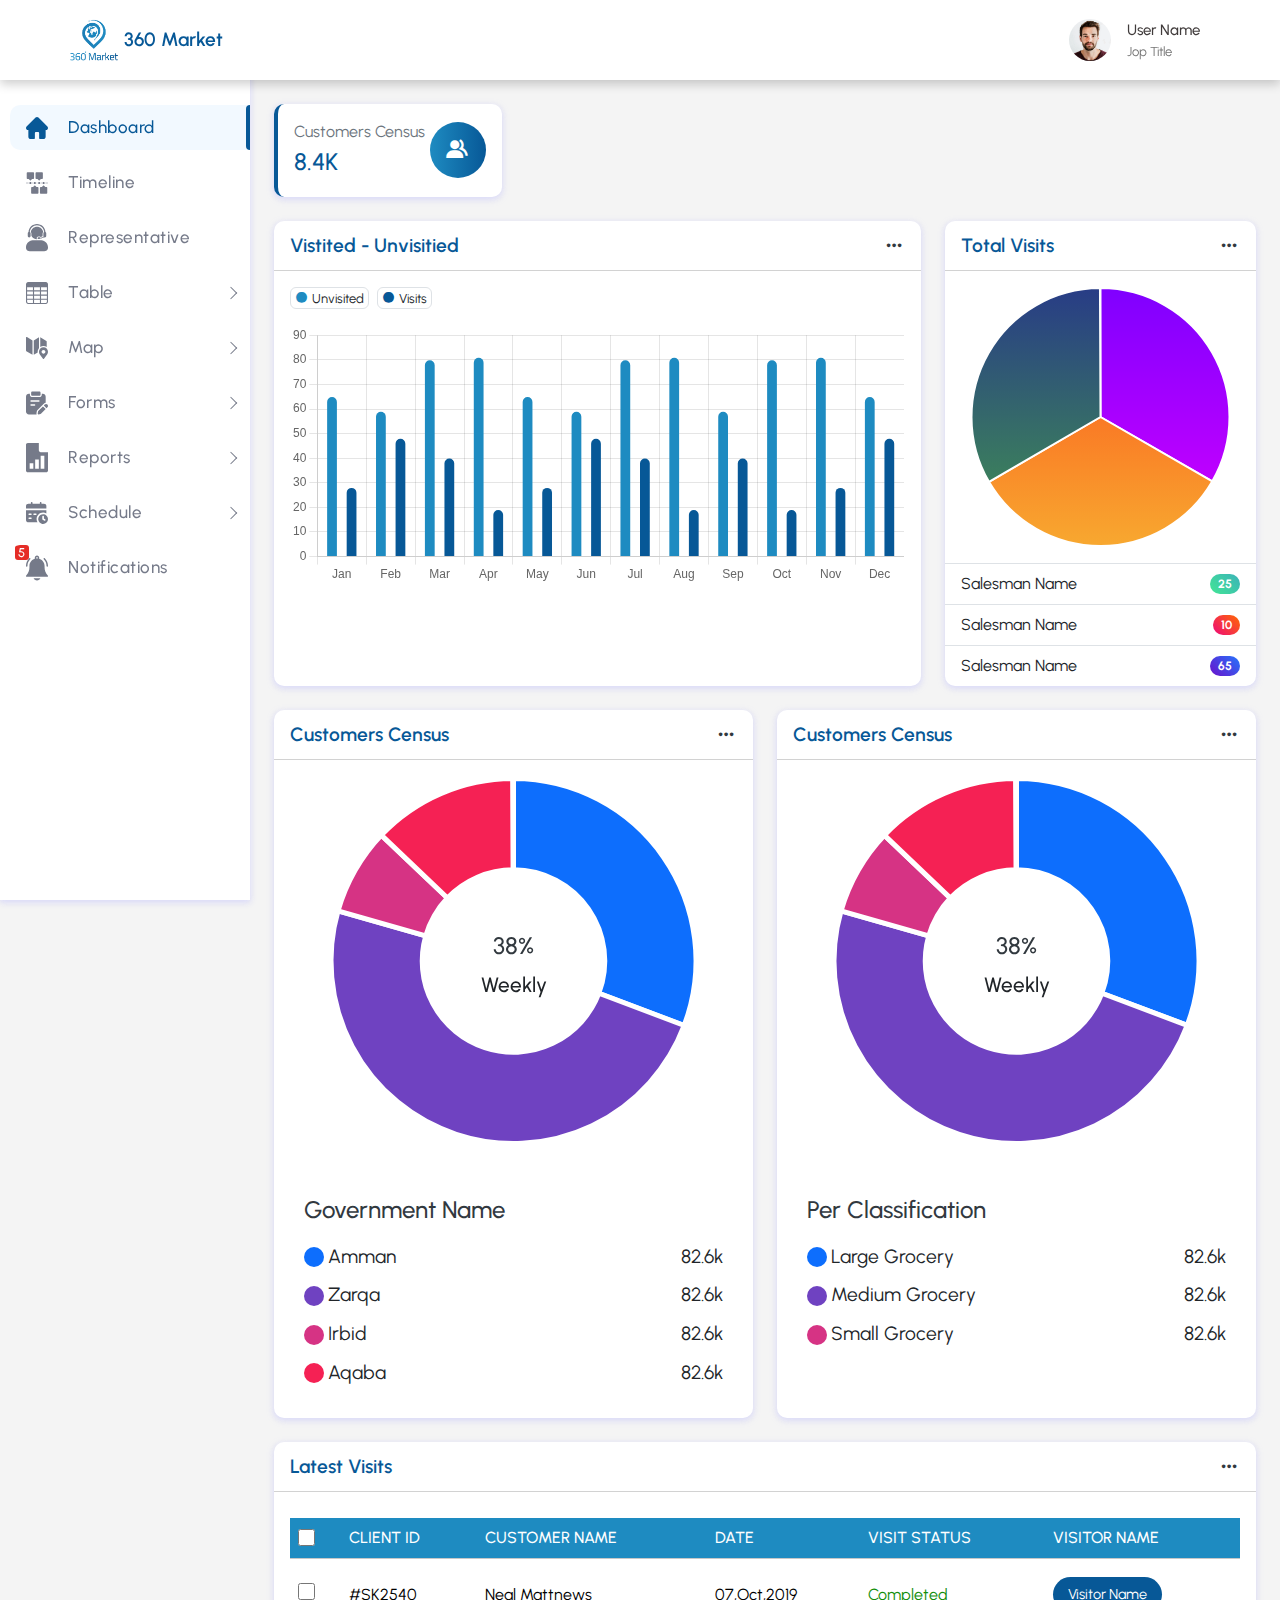
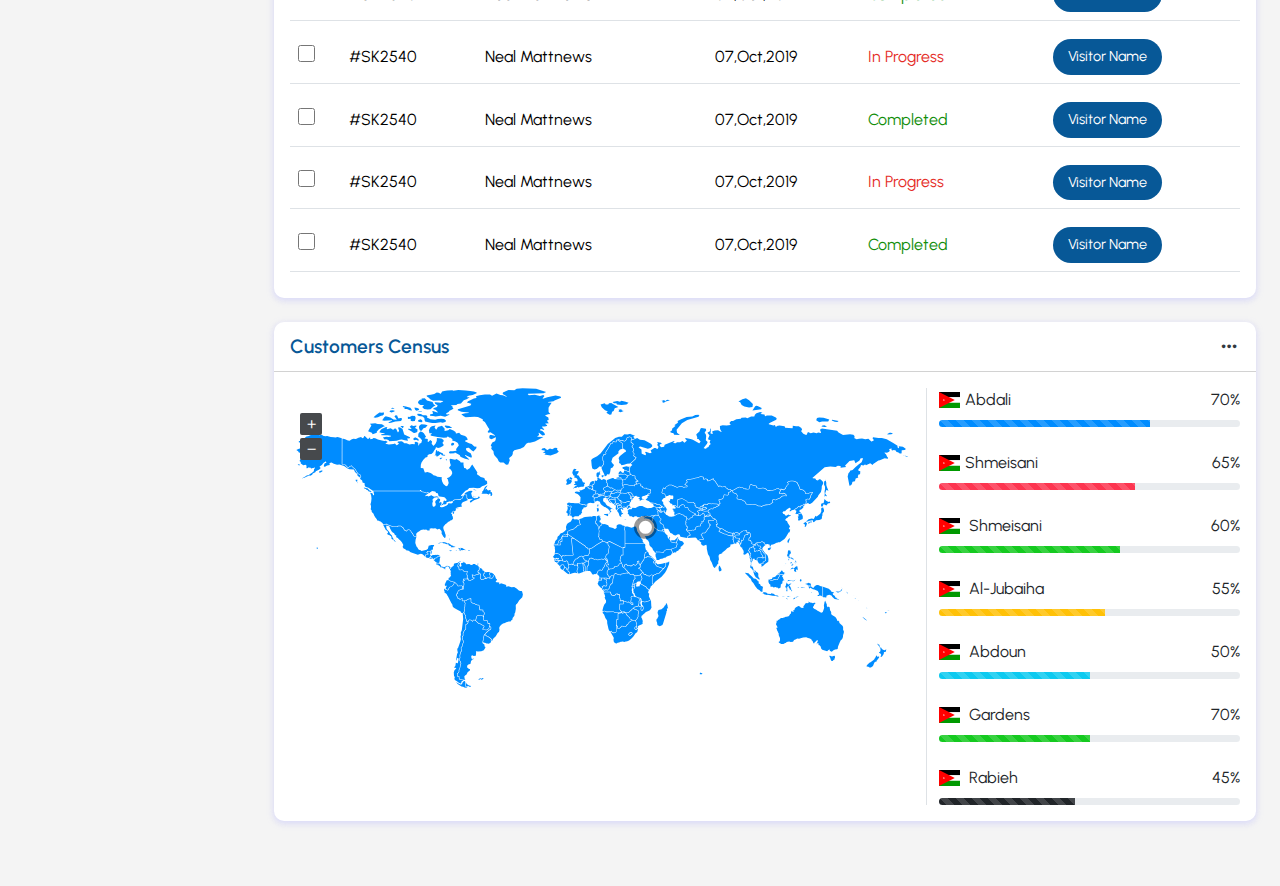
<file: index.html>
<!doctype html>
<html lang="en">

<head>
  <!-- Required meta tags -->
  <meta charset="utf-8">
  <meta name="viewport" content="width=device-width, initial-scale=1">
  <!--favicon-->
  <link rel="icon" href="assets/images/favicon-32x32.png" type="image/png" />
  <!--plugins-->
  <link href="assets/plugins/vectormap/jquery-jvectormap-2.0.2.css" rel="stylesheet" />
  <link href="assets/plugins/simplebar/css/simplebar.css" rel="stylesheet" />
  <link href="assets/plugins/perfect-scrollbar/css/perfect-scrollbar.css" rel="stylesheet" />
  <link href="assets/plugins/metismenu/css/metisMenu.min.css" rel="stylesheet" />
  <!-- Bootstrap CSS -->
  <link href="assets/css/bootstrap.min.css" rel="stylesheet">
  <link href="assets/css/bootstrap-extended.css" rel="stylesheet">
  <link href="https://fonts.googleapis.com/css2?family=Roboto:wght@400;500&display=swap" rel="stylesheet">
  <link href="assets/css/app.css" rel="stylesheet">
  <link href="assets/css/icons.css" rel="stylesheet">
  <!-- Theme Style CSS -->
  <link rel="stylesheet" href="https://site-assets.fontawesome.com/releases/v6.4.2/css/all.css">
  <link rel="stylesheet" href="assets/scss/style.css" />
  <title>360 Market</title>
</head>

<body>
  <!--wrapper-->
  <div class="wrapper">
    <!--sidebar wrapper -->
    <div class="sidebar-wrapper" data-simplebar="true">
    </div>
    <!--end sidebar wrapper -->

    <!--start header -->
    <nav class="nav">
      <div class="logo">
        <i class="fa-regular fa-angles-left toggle-icon"></i>
        <img src="assets/images/logo-img.png" alt="">
        <i class="fa-regular fa-bars menu"></i>
        <span>360 Market</span>
      </div>
      <div class="user-box dropdown px-3">
        <a class="d-flex align-items-center nav-link dropdown-toggle gap-3 dropdown-toggle-nocaret" href="#"
          role="button" data-bs-toggle="dropdown" aria-expanded="false">
          <img src="assets/images/avatars/avatar-1.png" class="user-img" alt="user avatar">
          <div class="user-info">
            <p class="user-name mb-0">User Name</p>
            <p class="designattion mb-0">Jop Title</p>
          </div>
        </a>
        <ul class="dropdown-menu dropdown-menu-end">
          <li><a class="dropdown-item d-flex align-items-center" href="javascript:;"><i
                class="bx bx-user fs-5"></i><span>Profile</span></a>
          </li>
          <li><a class="dropdown-item d-flex align-items-center" href="javascript:;"><i
                class="bx bx-cog fs-5"></i><span>Settings</span></a>
          </li>
          <li><a class="dropdown-item d-flex align-items-center" href="javascript:;"><i
                class="bx bx-home-circle fs-5"></i><span>Dashboard</span></a>
          </li>
          <li><a class="dropdown-item d-flex align-items-center" href="javascript:;"><i
                class="bx bx-dollar-circle fs-5"></i><span>Earnings</span></a>
          </li>
          <li><a class="dropdown-item d-flex align-items-center" href="javascript:;"><i
                class="bx bx-download fs-5"></i><span>Downloads</span></a>
          </li>
          <li>
            <div class="dropdown-divider mb-0"></div>
          </li>
          <li><a class="dropdown-item d-flex align-items-center" href="javascript:;"><i
                class="bx bx-log-out-circle"></i><span>Logout</span></a>
          </li>
        </ul>
      </div>
    </nav>
    <!--End header -->
    
    <!--Start page wrapper -->
    <div class="page-wrapper">
      <div class="page-content">
        <div class="row row-cols-1 row-cols-md-2 row-cols-xl-4">
          <div class="col">
            <div class="card radius-10 border-start border-0 border-4 border-warning">
              <div class="card-body">
                <div class="d-flex align-items-center">
                  <div>
                    <p class="mb-0 text-secondary">Customers Census</p>
                    <h4 class="my-1 text-warning">8.4K</h4>
                  </div>
                  <div class="widgets-icons-2 rounded-circle bg-gradient-darkmain text-white ms-auto"><i
                      class='bx bxs-group'></i>
                  </div>
                </div>
              </div>
            </div>
          </div>
        </div><!--end row-->

        <div class="row">
          <div class="col-12 col-lg-8 d-flex">
            <div class="card radius-10 w-100">
              <div class="card-header">
                <div class="d-flex align-items-center">
                  <div>
                    <h6 class="mb-0">Vistited - Unvisitied </h6>
                  </div>
                  <div class="dropdown ms-auto">
                    <a class="dropdown-toggle dropdown-toggle-nocaret" href="#" data-bs-toggle="dropdown"><i
                        class='bx bx-dots-horizontal-rounded font-22 text-option'></i>
                    </a>
                    <ul class="dropdown-menu">
                      <li><a class="dropdown-item" href="javascript:;">Action</a>
                      </li>
                      <li><a class="dropdown-item" href="javascript:;">Another action</a>
                      </li>
                      <li>
                        <hr class="dropdown-divider">
                      </li>
                      <li><a class="dropdown-item" href="javascript:;">Something else here</a>
                      </li>
                    </ul>
                  </div>
                </div>
              </div>
              <div class="card-body">
                <div class="d-flex align-items-center ms-auto font-13 gap-2 mb-3">
                  <span class="border px-1 rounded cursor-pointer"><i class="bx bxs-circle me-1 mainColor"></i>Unvisited</span>
                  <span class="border px-1 rounded cursor-pointer"><i class="bx bxs-circle me-1 darkmainColor"></i>Visits</span>
                </div>
                <div class="chart-container-1">
                  <canvas id="chart1"></canvas>
                </div>
              </div>
            </div>
          </div>
          <div class="col-lg-4 d-flex ">
            <div class="col d-flex w-100">
              <div class="card radius-10 w-100">
                <div class="card-header bg-transparent">
                  <div class="d-flex align-items-center">
                    <div>
                      <h6 class="mb-0">Total Visits </h6>
                    </div>
                    <div class="dropdown ms-auto">
                      <a class="dropdown-toggle dropdown-toggle-nocaret" href="#" data-bs-toggle="dropdown"><i
                          class='bx bx-dots-horizontal-rounded font-22 text-option'></i>
                      </a>
                      <ul class="dropdown-menu">
                        <li><a class="dropdown-item" href="javascript:;">Action</a>
                        </li>
                        <li><a class="dropdown-item" href="javascript:;">Another action</a>
                        </li>
                        <li>
                          <hr class="dropdown-divider">
                        </li>
                        <li><a class="dropdown-item" href="javascript:;">Something else here</a>
                        </li>
                      </ul>
                    </div>
                  </div>
                </div>
                <div class="card-body">
                  <div class="chart-container-1">
                    <canvas id="chart16"></canvas>
                  </div>
                </div>
                <ul class="list-group list-group-flush">
                  <li
                    class="list-group-item d-flex bg-transparent justify-content-between align-items-center border-top">
                    Salesman Name
                    <span class="badge bg-gradient-quepal rounded-pill">25</span>
                  </li>
                  <li class="list-group-item d-flex bg-transparent justify-content-between align-items-center">Salesman
                    Name
                    <span class="badge bg-gradient-ibiza rounded-pill">10</span>
                  </li>
                  <li class="list-group-item d-flex bg-transparent justify-content-between align-items-center">Salesman
                    Name <span class="badge bg-gradient-deepblue rounded-pill">65</span>
                  </li>
                </ul>
              </div>
            </div>
          </div>
        </div><!--end row-->

        <div class="row">
          <div class="col-lg-6 d-flex ">
            <div class="col d-flex w-100">
              <div class="card radius-10 w-100">
                <div class="card-header bg-transparent">
                  <div class="d-flex align-items-center">
                    <div>
                      <h6 class="mb-0">Customers Census </h6>
                    </div>
                    <div class="dropdown ms-auto">
                      <a class="dropdown-toggle dropdown-toggle-nocaret" href="#" data-bs-toggle="dropdown"><i
                          class='bx bx-dots-horizontal-rounded font-22 text-option'></i>
                      </a>
                      <ul class="dropdown-menu">
                        <li><a class="dropdown-item" href="javascript:;">Action</a>
                        </li>
                        <li><a class="dropdown-item" href="javascript:;">Another action</a>
                        </li>
                        <li>
                          <hr class="dropdown-divider">
                        </li>
                        <li><a class="dropdown-item" href="javascript:;">Something else here</a>
                        </li>
                      </ul>
                    </div>
                  </div>
                </div>
                <div class="card transP">
                  <div class="card-body">
                    <div class="chart-container1 position-relative d-flex justify-content-center align-items-center">
                      <canvas id="chart14"></canvas>
                      <div class="numChart position-absolute">
                        <h4>38%</h4>
                        <span>Weekly</span>
                      </div>
                    </div>
                  </div>
                </div>
                <div class="gov">
                  <h4>Government Name</h4>
                  <div class="gr"><span class="d-flex justify-content-center align-items-center gap-1"> <i
                        style="background-color: #0d6efd;"></i> Amman</span><span>82.6k</span></div>
                  <div class="gr"><span class="d-flex justify-content-center align-items-center gap-1"><i
                        style="background-color: #6f42c1;"></i> Zarqa</span><span>82.6k</span></div>
                  <div class="gr"><span class="d-flex justify-content-center align-items-center gap-1"><i
                        style="background-color: #d63384;"> </i> Irbid</span><span>82.6k</span></div>
                  <div class="gr"><span class="d-flex justify-content-center align-items-center gap-1"> <i
                        style="background-color: #f52154;"></i> Aqaba</span><span>82.6k</span></div>
                </div>
              </div>
            </div>
          </div>
          <div class="col-lg-6 d-flex ">
            <div class="col d-flex w-100">
              <div class="card radius-10 w-100">
                <div class="card-header bg-transparent">
                  <div class="d-flex align-items-center">
                    <div>
                      <h6 class="mb-0">Customers Census </h6>
                    </div>
                    <div class="dropdown ms-auto">
                      <a class="dropdown-toggle dropdown-toggle-nocaret" href="#" data-bs-toggle="dropdown"><i
                          class='bx bx-dots-horizontal-rounded font-22 text-option'></i>
                      </a>
                      <ul class="dropdown-menu">
                        <li><a class="dropdown-item" href="javascript:;">Action</a>
                        </li>
                        <li><a class="dropdown-item" href="javascript:;">Another action</a>
                        </li>
                        <li>
                          <hr class="dropdown-divider">
                        </li>
                        <li><a class="dropdown-item" href="javascript:;">Something else here</a>
                        </li>
                      </ul>
                    </div>
                  </div>
                </div>
                <div class="card transP">
                  <div class="card-body ">
                    <div class="chart-container1 position-relative d-flex justify-content-center align-items-center">
                      <canvas id="chart15"></canvas>
                      <div class="numChart position-absolute">
                        <h4>38%</h4>
                        <span>Weekly</span>
                      </div>
                    </div>
                  </div>
                </div>
                <div class="gov">
                  <h4>Per Classification</h4>
                  <div class="gr"><span class="d-flex justify-content-center align-items-center gap-1"> <i
                        style="background-color: #0d6efd;"></i> Large Grocery</span><span>82.6k</span></div>
                  <div class="gr"><span class="d-flex justify-content-center align-items-center gap-1"><i
                        style="background-color: #6f42c1;"></i> Medium Grocery</span><span>82.6k</span></div>
                  <div class="gr"><span class="d-flex justify-content-center align-items-center gap-1"><i
                        style="background-color: #d63384;"> </i>Small Grocery</span><span>82.6k</span></div>
                </div>
              </div>
            </div>
          </div>
        </div><!--end row-->

        <div class="card radius-10">
          <div class="card-header">
            <div class="d-flex align-items-center">
              <div>
                <h6 class="mb-0">Latest Visits</h6>
              </div>
              <div class="dropdown ms-auto">
                <a class="dropdown-toggle dropdown-toggle-nocaret" href="#" data-bs-toggle="dropdown"><i
                    class='bx bx-dots-horizontal-rounded font-22 text-option'></i>
                </a>
                <ul class="dropdown-menu">
                  <li><a class="dropdown-item" href="javascript:;">Action</a>
                  </li>
                  <li><a class="dropdown-item" href="javascript:;">Another action</a>
                  </li>
                  <li>
                    <hr class="dropdown-divider">
                  </li>
                  <li><a class="dropdown-item" href="javascript:;">Something else here</a>
                  </li>
                </ul>
              </div>
            </div>
          </div>
          <div class="card-body">
            <div class="table-responsive">
              <table class="table align-middle mb-0">
                <thead class="table-light">
                  <tr>
                    <th>
                      <input type="checkbox" name="" id="">
                    </th>
                    <th>Client ID</th>
                    <th>Customer Name</th>
                    <th>Date</th>
                    <th>Visit Status</th>
                    <th>Visitor Name </th>
                  </tr>
                </thead>
                <tbody>
                  <tr>
                    <td><input type="checkbox" name="" id=""></td>
                    <td>#SK2540</td>
                    <td>Neal Mattnews</td>
                    <td>07,Oct,2019</td>
                    <td>
                      <div class="completeStat">Completed</div>
                    </td>
                    <td>
                      <div class="viw">Visitor Name</div>
                    </td>
                  </tr>
                  <tr>
                    <td><input type="checkbox" name="" id=""></td>
                    <td>#SK2540</td>
                    <td>Neal Mattnews</td>
                    <td>07,Oct,2019</td>
                    <td>
                      <div class="progressStat">In Progress</div>
                    </td>
                    <td>
                      <div class="viw">Visitor Name</div>
                    </td>
                  </tr>
                  <tr>
                    <td><input type="checkbox" name="" id=""></td>
                    <td>#SK2540</td>
                    <td>Neal Mattnews</td>
                    <td>07,Oct,2019</td>
                    <td>
                      <div class="completeStat">Completed</div>
                    </td>
                    <td>
                      <div class="viw">Visitor Name</div>
                    </td>
                  </tr>
                  <tr>
                    <td><input type="checkbox" name="" id=""></td>
                    <td>#SK2540</td>
                    <td>Neal Mattnews</td>
                    <td>07,Oct,2019</td>
                    <td>
                      <div class="progressStat">In Progress</div>
                    </td>
                    <td>
                      <div class="viw">Visitor Name</div>
                    </td>
                  </tr>
                  <tr>
                    <td><input type="checkbox" name="" id=""></td>
                    <td>#SK2540</td>
                    <td>Neal Mattnews</td>
                    <td>07,Oct,2019</td>
                    <td>
                      <div class="completeStat">Completed</div>
                    </td>
                    <td>
                      <div class="viw">Visitor Name</div>
                    </td>
                  </tr>
                </tbody>
              </table>
            </div>
          </div>
        </div>


        <div class="row">
          <div class="col-12 col-lg-12 col-xl-12 d-flex">
            <div class="card radius-10 w-100">
              <div class="card-header bg-transparent">
                <div class="d-flex align-items-center">
                  <div>
                    <h6 class="mb-0">Customers Census </h6>
                  </div>
                  <div class="dropdown ms-auto">
                    <a class="dropdown-toggle dropdown-toggle-nocaret" href="#" data-bs-toggle="dropdown"><i
                        class='bx bx-dots-horizontal-rounded font-22 text-option'></i>
                    </a>
                    <ul class="dropdown-menu">
                      <li><a class="dropdown-item" href="javascript:;">Action</a>
                      </li>
                      <li><a class="dropdown-item" href="javascript:;">Another action</a>
                      </li>
                      <li>
                        <hr class="dropdown-divider">
                      </li>
                      <li><a class="dropdown-item" href="javascript:;">Something else here</a>
                      </li>
                    </ul>
                  </div>
                </div>
              </div>
              <div class="card-body">
                <div class="row">
                  <div class="col-lg-7 col-xl-8 border-end">
                    <div id="geographic-map-2"></div>
                  </div>
                  <div class="col-lg-5 col-xl-4">

                    <div class="mb-4">
                      <p class="mb-2"><i class="flag-icon flag-icon-jo me-1"></i>Abdali<span class="float-end">70%</span>
                      </p>
                      <div class="progress" style="height: 7px;">
                        <div class="progress-bar bg-primary progress-bar-striped" role="progressbar" style="width: 70%">
                        </div>
                      </div>
                    </div>

                    <div class="mb-4">
                      <p class="mb-2"><i class="flag-icon flag-icon-jo me-1"></i>Shmeisani <span
                          class="float-end">65%</span></p>
                      <div class="progress" style="height: 7px;">
                        <div class="progress-bar bg-danger progress-bar-striped" role="progressbar" style="width: 65%">
                        </div>
                      </div>
                    </div>

                    <div class="mb-4">
                      <p class="mb-2"><i class="flag-icon flag-icon-jo me-1"></i> Shmeisani  <span
                          class="float-end">60%</span></p>
                      <div class="progress" style="height: 7px;">
                        <div class="progress-bar bg-success progress-bar-striped" role="progressbar" style="width: 60%">
                        </div>
                      </div>
                    </div>

                    <div class="mb-4">
                      <p class="mb-2"><i class="flag-icon flag-icon-jo me-1"></i> Al-Jubaiha  <span
                          class="float-end">55%</span></p>
                      <div class="progress" style="height: 7px;">
                        <div class="progress-bar bg-warning progress-bar-striped" role="progressbar" style="width: 55%">
                        </div>
                      </div>
                    </div>

                    <div class="mb-4">
                      <p class="mb-2"><i class="flag-icon flag-icon-jo me-1"></i> Abdoun  <span
                          class="float-end">50%</span></p>
                      <div class="progress" style="height: 7px;">
                        <div class="progress-bar bg-info progress-bar-striped" role="progressbar" style="width: 50%">
                        </div>
                      </div>
                    </div>
                    <div class="mb-4">
                      <p class="mb-2"><i class="flag-icon flag-icon-jo me-1"></i> Gardens  <span
                          class="float-end">70%</span></p>
                      <div class="progress" style="height: 7px;">
                        <div class="progress-bar bg-success progress-bar-striped" role="progressbar" style="width: 50%">
                        </div>
                      </div>
                    </div>

                    <div class="mb-0">
                      <p class="mb-2"><i class="flag-icon flag-icon-jo me-1"></i> Rabieh  <span
                          class="float-end">45%</span></p>
                      <div class="progress" style="height: 7px;">
                        <div class="progress-bar bg-dark progress-bar-striped" role="progressbar" style="width: 45%">
                        </div>
                      </div>
                    </div>

                  </div>
                </div>
              </div>
            </div>
          </div>
        </div><!--end row-->

      </div>
    </div>
    <!--end page wrapper -->

    <!--Start Back To Top Button-->
    <a href="javaScript:;" class="back-to-top"><i class='bx bxs-up-arrow-alt'></i></a>
    <!--End Back To Top Button-->
    <footer class="page-footer">
      <p class="mb-0">Copyright © 2022. All right reserved.</p>
    </footer>
  </div>
  <!--end wrapper-->


  <!-- Start Pop up -->
  <div class="opoUp" id="popInner">
    <div class="popCont">
      <div class="popIn">
        <i class="fa-regular fa-xmark" id="close"></i>
        <div class="pRo d-flex gap-2">
          <div class="rw">Product ID : <span>#SK2540</span></div>
          <div class="rw">Billing Name : <span> Use Name </span></div>
        </div>
        <div class="gr pt20 bt1">
          <div class="tit">Product</div>
          <div class="tit">Product Name</div>
          <div class="tit">Price</div>
        </div>
        <div class="gr gr2">
          <div class="tit"><img src="assets/images/products/01.png" alt=""></div>
          <div class="tit">Product Name</div>
          <div class="tit">300$</div>
        </div>
        <div class="gr gr2">
          <div class="tit"><img src="assets/images/products/02.png" alt=""></div>
          <div class="tit">Product Name</div>
          <div class="tit">200$</div>
        </div>
        <div class="pRo bt1 pt20 gap-2">
          <div class="rw2">Sub Total : <span>500$</span></div>
          <div class="rw2">Product ID : <span>Free</span></div>
          <div class="rw2">Billing Name : <span>500$</span></div>
        </div>
      </div>
    </div>
  </div>
  <!-- End Pop up -->

  <!-- Bootstrap JS -->
  <script src="assets/js/bootstrap.bundle.min.js"></script>
  <!--plugins-->
  <script src="assets/js/jquery.min.js"></script>
  <script src="assets/plugins/simplebar/js/simplebar.min.js"></script>
  <script src="assets/plugins/metismenu/js/metisMenu.min.js"></script>
  <script src="assets/plugins/perfect-scrollbar/js/perfect-scrollbar.js"></script>
  <script src="assets/plugins/vectormap/jquery-jvectormap-2.0.2.min.js"></script>
  <script src="assets/plugins/vectormap/jquery-jvectormap-world-mill-en.js"></script>
  <script src="assets/plugins/chartjs/js/chart.js"></script>
  <script src="assets/plugins/sparkline-charts/jquery.sparkline.min.js"></script>
  <!--Morris JavaScript -->
  <script src="assets/plugins/raphael/raphael-min.js"></script>
  <script src="assets/plugins/morris/js/morris.js"></script>
  <script src="assets/js/index.js"></script>
  <script src="assets/js/pop.js"></script>

  <!--app JS-->
  <script src="assets/js/app.js"></script>
  <script src="assets/js/header.js"></script>
</body>

</html>
</file>
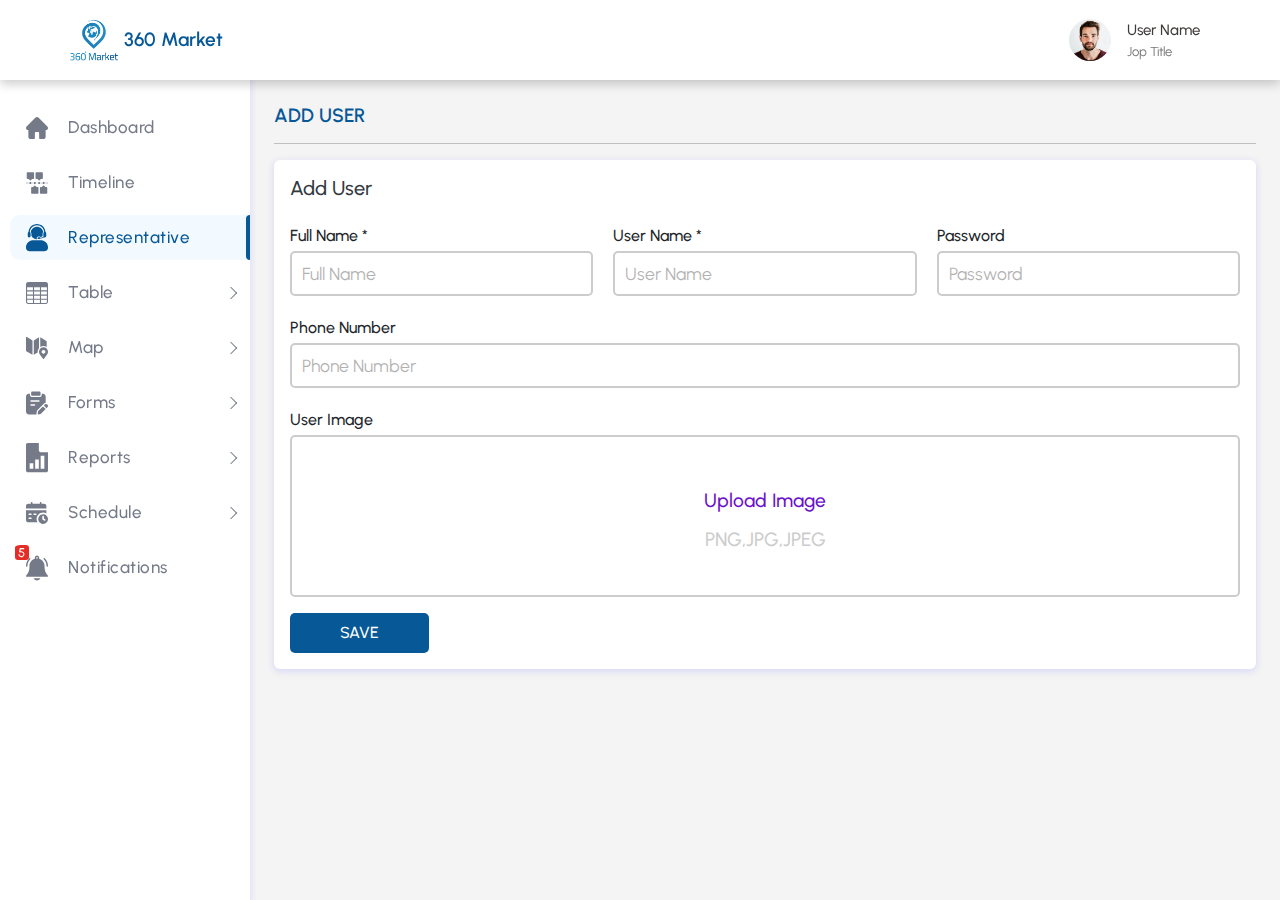
<file: add-user.html>
<!doctype html>
<html lang="en">

<head>
	<!-- Required meta tags -->
	<meta charset="utf-8">
	<meta name="viewport" content="width=device-width, initial-scale=1">
	<!--favicon-->
	<link rel="icon" href="assets/images/favicon-32x32.png" type="image/png" />
	<!--plugins-->
	<link href="assets/plugins/simplebar/css/simplebar.css" rel="stylesheet" />
	<link href="assets/plugins/perfect-scrollbar/css/perfect-scrollbar.css" rel="stylesheet" />
	<link href="assets/plugins/metismenu/css/metisMenu.min.css" rel="stylesheet" />
	<link href="assets/plugins/datatable/css/dataTables.bootstrap5.min.css" rel="stylesheet" />
	<!-- Bootstrap CSS -->
	<link href="assets/css/bootstrap.min.css" rel="stylesheet">
	<link href="assets/css/bootstrap-extended.css" rel="stylesheet">
	<link href="assets/css/app.css" rel="stylesheet">
	<link href="assets/css/icons.css" rel="stylesheet">

  <link rel="stylesheet" href="https://site-assets.fontawesome.com/releases/v6.4.2/css/all.css">
	<link rel="stylesheet" href="assets/scss/style.css" />
	<title>360 Market</title>
</head>

<body>
  <!--wrapper-->
  <div class="wrapper">
    <!--sidebar wrapper -->
    <div class="sidebar-wrapper" data-simplebar="true">
    </div>
    <!--end sidebar wrapper -->
        <!--start header -->
        <nav class="nav">
          <div class="logo">
            <i class="fa-regular fa-angles-left toggle-icon"></i>
            <img src="assets/images/logo-img.png" alt="">
            <i class="fa-regular fa-bars menu"></i>
            <span>360 Market</span>
          </div>
          <div class="user-box dropdown px-3">
            <a class="d-flex align-items-center nav-link dropdown-toggle gap-3 dropdown-toggle-nocaret" href="#"
              role="button" data-bs-toggle="dropdown" aria-expanded="false">
              <img src="assets/images/avatars/avatar-1.png" class="user-img" alt="user avatar">
              <div class="user-info">
                <p class="user-name mb-0">User Name</p>
                <p class="designattion mb-0">Jop Title</p>
              </div>
            </a>
            <ul class="dropdown-menu dropdown-menu-end">
              <li><a class="dropdown-item d-flex align-items-center" href="javascript:;"><i
                    class="bx bx-user fs-5"></i><span>Profile</span></a>
              </li>
              <li><a class="dropdown-item d-flex align-items-center" href="javascript:;"><i
                    class="bx bx-cog fs-5"></i><span>Settings</span></a>
              </li>
              <li><a class="dropdown-item d-flex align-items-center" href="javascript:;"><i
                    class="bx bx-home-circle fs-5"></i><span>Dashboard</span></a>
              </li>
              <li><a class="dropdown-item d-flex align-items-center" href="javascript:;"><i
                    class="bx bx-dollar-circle fs-5"></i><span>Earnings</span></a>
              </li>
              <li><a class="dropdown-item d-flex align-items-center" href="javascript:;"><i
                    class="bx bx-download fs-5"></i><span>Downloads</span></a>
              </li>
              <li>
                <div class="dropdown-divider mb-0"></div>
              </li>
              <li><a class="dropdown-item d-flex align-items-center" href="javascript:;"><i
                    class="bx bx-log-out-circle"></i><span>Logout</span></a>
              </li>
            </ul>
          </div>
        </nav>
        <!--End header -->
        
		<!--start page wrapper -->
		<div class="page-wrapper">
			<div class="page-content">
        <h6 class="mb-0 text-uppercase">add user</h6>
        <hr />
        <div class="card">
          <form class="card-body d-flex flex-direction-column gap-3">
            <h5 class="d-flex gap-1 align-items-center">Add User <i class="fa-regular fa-user"></i></h5>
            <div class="inputs">
              <div class="input">
                <span>Full Name *</span>
                <input type="text" placeholder="Full Name">
              </div>
              <div class="input">
                <span>User Name *</span>
                <input type="text" placeholder="User Name">
              </div>
              <div class="input">
                <span>Password</span>
                <input type="password" placeholder="Password">
              </div>
              <div class="input">
                <span>Phone Number</span>
                <input type="number" placeholder="Phone Number">
              </div>
              <div class="input w-100">
                <span>User Image</span>
                <label for="file">
                  <i class="fa-light fa-image"></i>
                  <span id="imgName">Upload Image</span>
                  <span>PNG,JPG,JPEG</span>
                </label>
                <input type="file" accept="image/jpg, image/jpeg, image/png" id="file" hidden>
              </div>
            </div>
            <button class="btnApply"> Save </button>
          </form>
        </div>
			</div>
		</div>
		<!--end page wrapper -->
	
		<!--Start Back To Top Button--> <a href="javaScript:;" class="back-to-top"><i class='bx bxs-up-arrow-alt'></i></a>
		<!--End Back To Top Button-->
		<footer class="page-footer">
			<p class="mb-0">Copyright © 2023. All right reserved.</p>
		</footer>
	</div>
	<!--end wrapper-->



	<!-- Bootstrap JS -->
	<script src="assets/js/bootstrap.bundle.min.js"></script>
	<!--plugins-->
	<script src="assets/js/jquery.min.js"></script>
	<script src="assets/plugins/simplebar/js/simplebar.min.js"></script>
	<script src="assets/plugins/metismenu/js/metisMenu.min.js"></script>
	<script src="assets/plugins/perfect-scrollbar/js/perfect-scrollbar.js"></script>
  

	<!--app JS-->
	<script src="assets/js/app.js"></script>
  <script src="assets/js/header.js"></script>

</body>

</html>
</file>
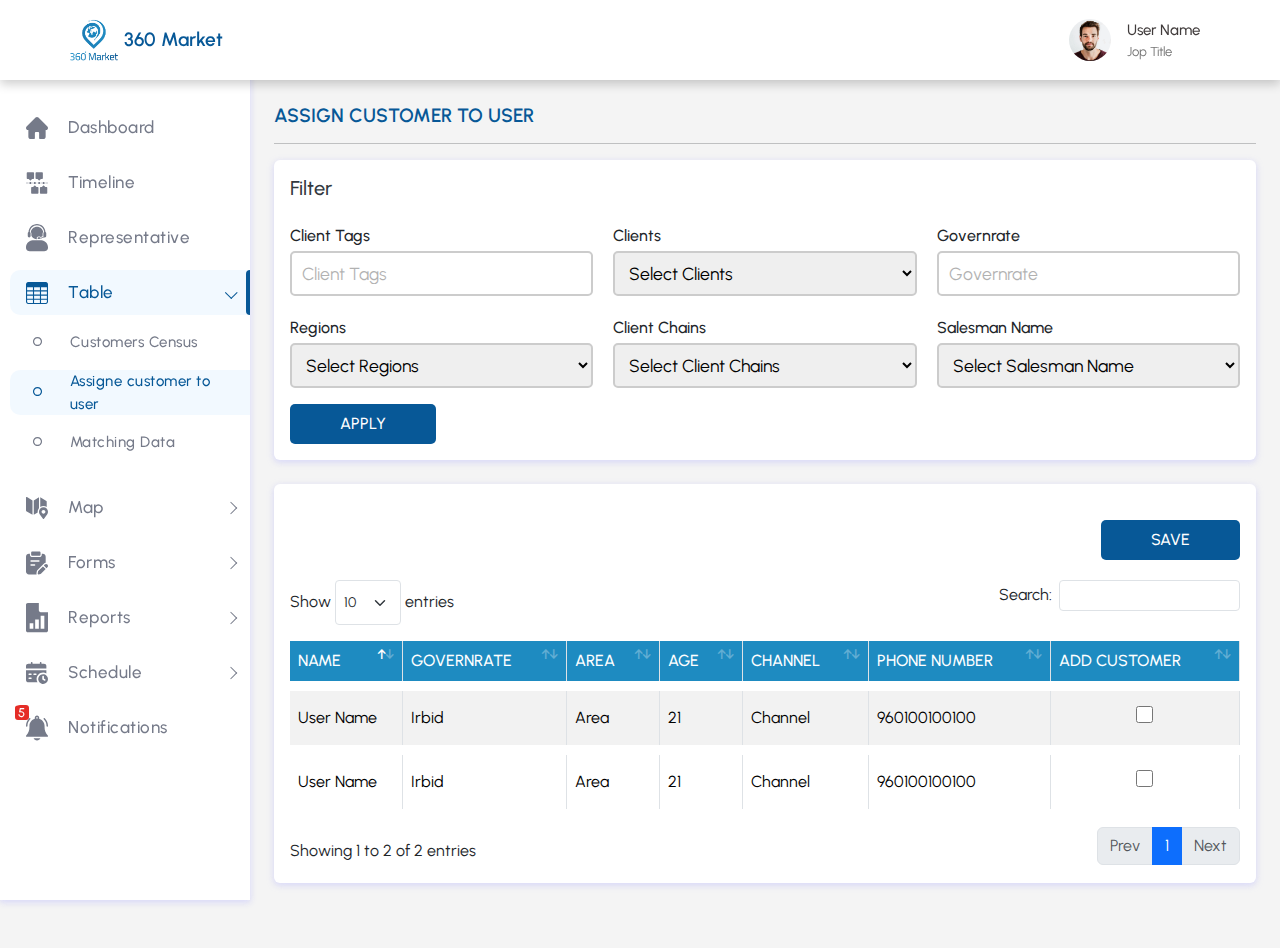
<file: assign-customer-to-user.html>
<!doctype html>
<html lang="en">

<head>
	<!-- Required meta tags -->
	<meta charset="utf-8">
	<meta name="viewport" content="width=device-width, initial-scale=1">
	<!--favicon-->
	<link rel="icon" href="assets/images/favicon-32x32.png" type="image/png" />
	<!--plugins-->
	<link href="assets/plugins/simplebar/css/simplebar.css" rel="stylesheet" />
	<link href="assets/plugins/perfect-scrollbar/css/perfect-scrollbar.css" rel="stylesheet" />
	<link href="assets/plugins/metismenu/css/metisMenu.min.css" rel="stylesheet" />
	<link href="assets/plugins/datatable/css/dataTables.bootstrap5.min.css" rel="stylesheet" />
	<!-- Bootstrap CSS -->
	<link href="assets/css/bootstrap.min.css" rel="stylesheet">
	<link href="assets/css/bootstrap-extended.css" rel="stylesheet">
	<link href="assets/css/app.css" rel="stylesheet">
	<link href="assets/css/icons.css" rel="stylesheet">
	<!-- Theme Style CSS -->
  <link rel="stylesheet" href="https://site-assets.fontawesome.com/releases/v6.4.2/css/all.css">
  <link rel="stylesheet" href="assets/scss/style.css" />
	<title>360 Market</title>
</head>

<body>
  <!--wrapper-->
  <div class="wrapper">
    <!--sidebar wrapper -->
    <div class="sidebar-wrapper" data-simplebar="true">
    </div>
    <!--end sidebar wrapper -->
    <!--start header -->
    <nav class="nav">
      <div class="logo">
        <i class="fa-regular fa-angles-left toggle-icon"></i>
        <img src="assets/images/logo-img.png" alt="">
        <i class="fa-regular fa-bars menu"></i>
        <span>360 Market</span>
      </div>
      <div class="user-box dropdown px-3">
        <a class="d-flex align-items-center nav-link dropdown-toggle gap-3 dropdown-toggle-nocaret" href="#"
          role="button" data-bs-toggle="dropdown" aria-expanded="false">
          <img src="assets/images/avatars/avatar-1.png" class="user-img" alt="user avatar">
          <div class="user-info">
            <p class="user-name mb-0">User Name</p>
            <p class="designattion mb-0">Jop Title</p>
          </div>
        </a>
        <ul class="dropdown-menu dropdown-menu-end">
          <li><a class="dropdown-item d-flex align-items-center" href="javascript:;"><i
                class="bx bx-user fs-5"></i><span>Profile</span></a>
          </li>
          <li><a class="dropdown-item d-flex align-items-center" href="javascript:;"><i
                class="bx bx-cog fs-5"></i><span>Settings</span></a>
          </li>
          <li><a class="dropdown-item d-flex align-items-center" href="javascript:;"><i
                class="bx bx-home-circle fs-5"></i><span>Dashboard</span></a>
          </li>
          <li><a class="dropdown-item d-flex align-items-center" href="javascript:;"><i
                class="bx bx-dollar-circle fs-5"></i><span>Earnings</span></a>
          </li>
          <li><a class="dropdown-item d-flex align-items-center" href="javascript:;"><i
                class="bx bx-download fs-5"></i><span>Downloads</span></a>
          </li>
          <li>
            <div class="dropdown-divider mb-0"></div>
          </li>
          <li><a class="dropdown-item d-flex align-items-center" href="javascript:;"><i
                class="bx bx-log-out-circle"></i><span>Logout</span></a>
          </li>
        </ul>
      </div>
    </nav>
    <!--End header -->
		<!--start page wrapper -->
		<div class="page-wrapper">
			<div class="page-content">
        <h6 class="mb-0 text-uppercase">Assign Customer To User</h6>
        <hr />
        <div class="card">
          <form class="card-body d-flex flex-direction-column gap-3">
            <h5 class="d-flex gap-1 align-items-center">Filter <i class="fa-regular fa-filter"></i></h5>
            <div class="inputs">
              <div class="input">
                <span>Client Tags</span>
                <input type="text" placeholder="Client Tags">
              </div>
              <div class="input">
                <span>Clients</span>
                <select name="" id="">
                  <option value="0">Select Clients</option>
                </select>
              </div>
              <div class="input">
                <span>Governrate</span>
                <input type="text" placeholder="Governrate">
              </div>
              <div class="input">
                <span>Regions</span>
                <select name="" id="">
                  <option value="0">Select Regions</option>
                </select>
              </div>
              <div class="input">
                <span>Client Chains</span>
                <select name="" id="">
                  <option value="0">Select Client Chains</option>
                </select>
              </div>
              <div class="input">
                <span>Salesman Name</span>
                <select name="" id="">
                  <option value="0">Select Salesman Name</option>
                </select>
              </div>
            </div>
            <button class="btnApply"> APPLY </button>
          </form>
        </div>
				<div class="card">
					<div class="card-body">
						<form class="table-responsive">
              <div class="p20">
                <button class="btnApply"> SAVE </button>
              </div>
							<table id="example" class="table table-striped table-bordered" style="width:100%">
								<thead>
									<tr>
										<th>Name</th>
										<th>Governrate</th>
										<th>Area</th>
										<th>Age</th>
										<th>Channel</th>
										<th>Phone Number </th>
										<th>Add Customer</th>
									</tr>
								</thead>
								<tbody>
									<tr>
										<td>User Name</td>
										<td>Irbid</td>
										<td>Area</td>
										<td>21</td>
										<td>Channel</td>
										<td>960100100100</td>
                    <td>
                      <div class="checkBox">
                        <input type="checkbox">
                      </div>
                    </td>
									</tr>
									<tr>
										<td>User Name</td>
										<td>Irbid</td>
										<td>Area</td>
										<td>21</td>
										<td>Channel</td>
										<td>960100100100</td>
                    <td>
                      <div class="checkBox">
                        <input type="checkbox">
                      </div>
                    </td>
									</tr>
								</tbody>
							</table>
						</form>
					</div>
				</div>
			</div>
		</div>
		<!--end page wrapper -->
		<!--Start Back To Top Button--> <a href="javaScript:;" class="back-to-top"><i class='bx bxs-up-arrow-alt'></i></a>
		<!--End Back To Top Button-->
		<footer class="page-footer">
			<p class="mb-0">Copyright © 2023. All right reserved.</p>
		</footer>
	</div>
	<!--end wrapper-->



	<!-- Bootstrap JS -->
	<script src="assets/js/bootstrap.bundle.min.js"></script>
	<!--plugins-->
	<script src="assets/js/jquery.min.js"></script>
	<script src="assets/plugins/simplebar/js/simplebar.min.js"></script>
	<script src="assets/plugins/metismenu/js/metisMenu.min.js"></script>
	<script src="assets/plugins/perfect-scrollbar/js/perfect-scrollbar.js"></script>
	<script src="assets/plugins/datatable/js/jquery.dataTables.min.js"></script>
	<script src="assets/plugins/datatable/js/dataTables.bootstrap5.min.js"></script>
	<script>
		$(document).ready(function() {
			$('#example').DataTable();
		  } );
	</script>
	<!--app JS-->
	<script src="assets/js/app.js"></script>
  <script src="assets/js/header.js"></script>
</body>

</html>
</file>
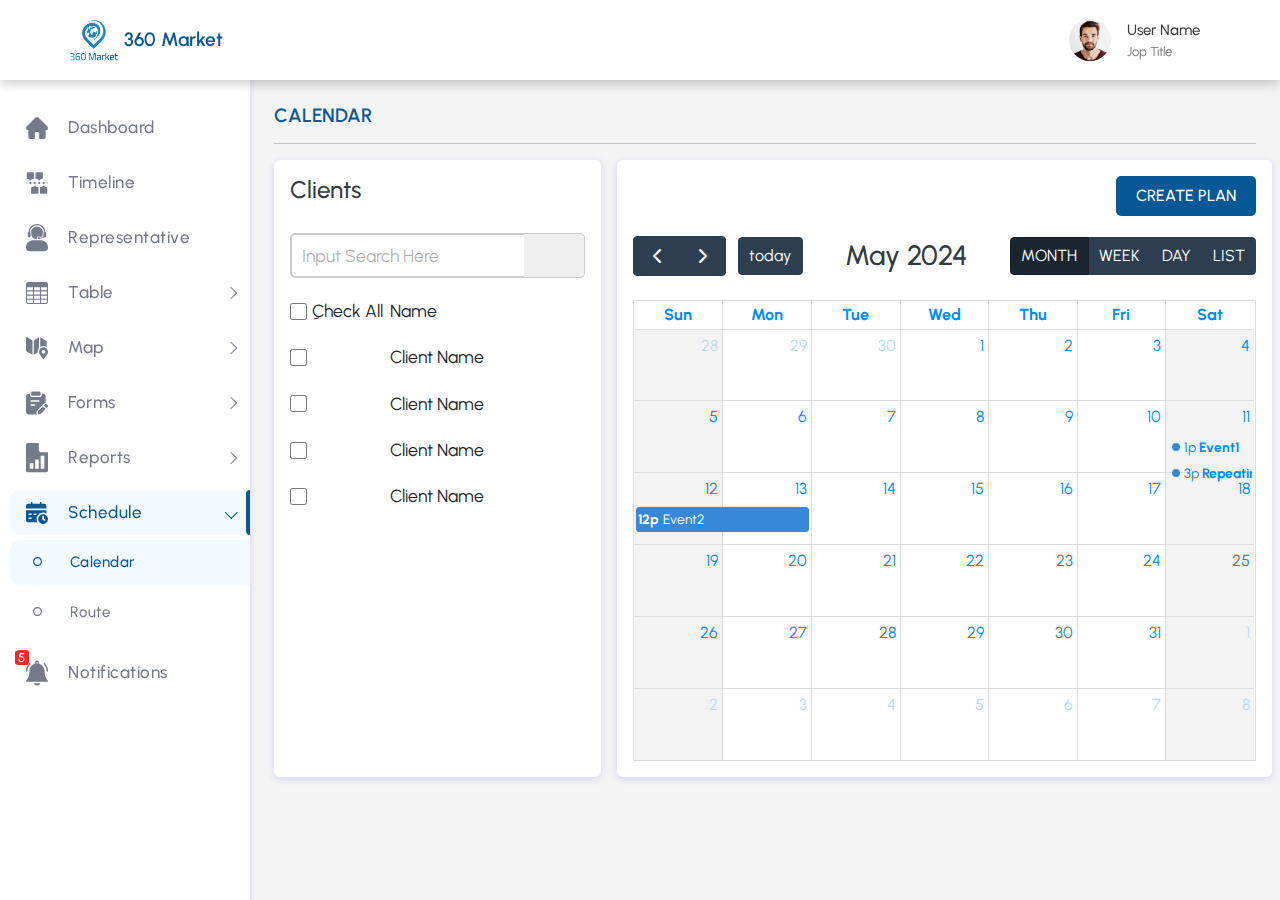
<file: calendar.html>
<!doctype html>
<html lang="en">

<head>
  <!-- Required meta tags -->
  <meta charset="utf-8">
  <meta name="viewport" content="width=device-width, initial-scale=1">
  <!--favicon-->
  <link rel="icon" href="assets/images/favicon-32x32.png" type="image/png" />
  <!--plugins-->
  <link href="assets/plugins/simplebar/css/simplebar.css" rel="stylesheet" />
  <link href="assets/plugins/fullcalendar/css/main.min.css" rel="stylesheet" />
  <link href="assets/plugins/perfect-scrollbar/css/perfect-scrollbar.css" rel="stylesheet" />
  <link href="assets/plugins/metismenu/css/metisMenu.min.css" rel="stylesheet" />
  <!-- Bootstrap CSS -->
  <link href="assets/css/bootstrap.min.css" rel="stylesheet">
  <link href="assets/css/bootstrap-extended.css" rel="stylesheet">
  <link href="assets/css/app.css" rel="stylesheet">
  <link href="assets/css/icons.css" rel="stylesheet">
  <!-- Theme Style CSS -->
  <link rel="stylesheet" href="https://site-assets.fontawesome.com/releases/v6.4.2/css/all.css">
  <link rel="stylesheet" href="assets/scss/style.css" />
  <title>360 Market</title>
</head>

<body>
  <!--wrapper-->
  <div class="wrapper">
    <!--sidebar wrapper -->
    <div class="sidebar-wrapper" data-simplebar="true">
    </div>
    <!--end sidebar wrapper -->
    <!--start header -->
    <nav class="nav">
      <div class="logo">
        <i class="fa-regular fa-angles-left toggle-icon"></i>
        <img src="assets/images/logo-img.png" alt="">
        <i class="fa-regular fa-bars menu"></i>
        <span>360 Market</span>
      </div>
      <div class="user-box dropdown px-3">
        <a class="d-flex align-items-center nav-link dropdown-toggle gap-3 dropdown-toggle-nocaret" href="#"
          role="button" data-bs-toggle="dropdown" aria-expanded="false">
          <img src="assets/images/avatars/avatar-1.png" class="user-img" alt="user avatar">
          <div class="user-info">
            <p class="user-name mb-0">User Name</p>
            <p class="designattion mb-0">Jop Title</p>
          </div>
        </a>
        <ul class="dropdown-menu dropdown-menu-end">
          <li><a class="dropdown-item d-flex align-items-center" href="javascript:;"><i
                class="bx bx-user fs-5"></i><span>Profile</span></a>
          </li>
          <li><a class="dropdown-item d-flex align-items-center" href="javascript:;"><i
                class="bx bx-cog fs-5"></i><span>Settings</span></a>
          </li>
          <li><a class="dropdown-item d-flex align-items-center" href="javascript:;"><i
                class="bx bx-home-circle fs-5"></i><span>Dashboard</span></a>
          </li>
          <li><a class="dropdown-item d-flex align-items-center" href="javascript:;"><i
                class="bx bx-dollar-circle fs-5"></i><span>Earnings</span></a>
          </li>
          <li><a class="dropdown-item d-flex align-items-center" href="javascript:;"><i
                class="bx bx-download fs-5"></i><span>Downloads</span></a>
          </li>
          <li>
            <div class="dropdown-divider mb-0"></div>
          </li>
          <li><a class="dropdown-item d-flex align-items-center" href="javascript:;"><i
                class="bx bx-log-out-circle"></i><span>Logout</span></a>
          </li>
        </ul>
      </div>
    </nav>
    <!--End header -->
    <!--start page wrapper -->
    <div class="page-wrapper">
      <div class="page-content">
        <h6 class="mb-0 text-uppercase"> calendar</h6>
        <hr />
        <div class="col-12 d-flex gap-3 wxx ">
          <div class="card col-4">
            <div class="card-body dfx">
              <h4>Clients</h4>
              <form class="inputs pr pt-0">
                <div class="input">
                  <input type="search" placeholder="Input search here">
                </div>
                <button type="submit" class="sBtn">
                  <i class="fa-solid fa-magnifying-glass"></i>
                </button>
              </form>
              <div class="clientsSelc">
                <div class="clientsSelcHd pt-0">
                  <span><input type="checkbox" id="select-all"> <label for="select-all">ِCheck All</label></span>
                  <span>Name</span>
                </div>
                <form class="cNames">
                  <div class="clientsSelcHd">
                    <span><input type="checkbox"></span>
                    <span>Client Name</span>
                  </div>
                  <div class="clientsSelcHd">
                    <span><input type="checkbox"></span>
                    <span>Client Name</span>
                  </div>
                  <div class="clientsSelcHd">
                    <span><input type="checkbox"></span>
                    <span>Client Name</span>
                  </div>
                  <div class="clientsSelcHd">
                    <span><input type="checkbox"></span>
                    <span>Client Name</span>
                  </div>
                </form>
              </div>
            </div>
          </div>
          <div class="card col-8">
            <div class="card-body">
              <div class="table-responsive">
                <div class="btns wwx">
                  <div class="btnApply purpleBac" id="showPop">
                    create Plan
                  </div>
                </div>
                <div id='calendar'></div>
              </div>
            </div>
          </div>

        </div>
      </div>
    </div>
    <!--end page wrapper -->
    <!--Start Back To Top Button--> <a href="javaScript:;" class="back-to-top"><i class='bx bxs-up-arrow-alt'></i></a>
    <!--End Back To Top Button-->
    <footer class="page-footer">
      <p class="mb-0">Copyright © 2023. All right reserved.</p>
    </footer>
  </div>
  <!--end wrapper-->



  <!-- Start Pop up -->
  <div class="opoUp" id="popInner">
    <div class="popCont align-items-start">
      <div class="popIn pt40">
        <i class="fa-regular fa-xmark" id="close"></i>
        <div class="inputs">
          <div class="input">
            <span>Plan Title</span>
            <input type="text" placeholder="Plan title">
          </div>
          <div class="input">
            <span>Plan Date</span>
            <input type="datetime-local" placeholder="Plan title">
          </div>
          <div class="btns w-100 d-flex justify-content-center">
            <div class="btnApply purpleBac m0a">
              Add Plan
            </div>
          </div>
        </div>
      </div>
    </div>
  </div>
  </div>
  <!-- End Pop up -->
  <!-- Bootstrap JS -->
  <script src="assets/js/bootstrap.bundle.min.js"></script>
  <!--plugins-->
  <script src="assets/js/jquery.min.js"></script>
  <script src="assets/plugins/simplebar/js/simplebar.min.js"></script>
  <script src="assets/plugins/fullcalendar/js/main.min.js"></script>
  <script src="assets/plugins/metismenu/js/metisMenu.min.js"></script>
  <script src="assets/plugins/perfect-scrollbar/js/perfect-scrollbar.js"></script>
  <script>
    document.addEventListener('DOMContentLoaded', function () {
      var calendarEl = document.getElementById('calendar');
      let wWidth = window.innerWidth;
      var calendar = new FullCalendar.Calendar(calendarEl, {
        headerToolbar: {
          left: 'prev,next today',
          center: 'title',
          right: 'dayGridMonth,timeGridWeek,timeGridDay,listWeek'
        },
        initialView: wWidth <= 550 ? 'listWeek' : 'dayGridMonth',
        initialDate: '2024-05-11',
        navLinks: true, // can click day/week names to navigate views
        selectable: true,
        nowIndicator: true,
        dayMaxEvents: true, // allow "more" link when too many events
        editable: true,
        selectable: true,
        businessHours: true,
        dayMaxEvents: true, // allow "more" link when too many events
        events: [{
          title: 'Event1',
          start: '2024-05-11T13:00:00',
        }, {
          title: 'Event2',
          start: '2024-05-12T12:00:00',
          end: '2024-05-13T17:00:00'
        }, {
          groupId: 999,
          title: 'Repeating Event',
          start: '2024-05-11T15:00:00'
        },]
      });
      calendar.render();
    });
  </script>
  <!--app JS-->
  <script src="assets/js/app.js"></script>
  <script src="assets/js/header.js"></script>
  <script src="assets/js/create-plan.js"></script>
  <script src="assets/js/select-all.js"></script>

</body>

</html>
</file>
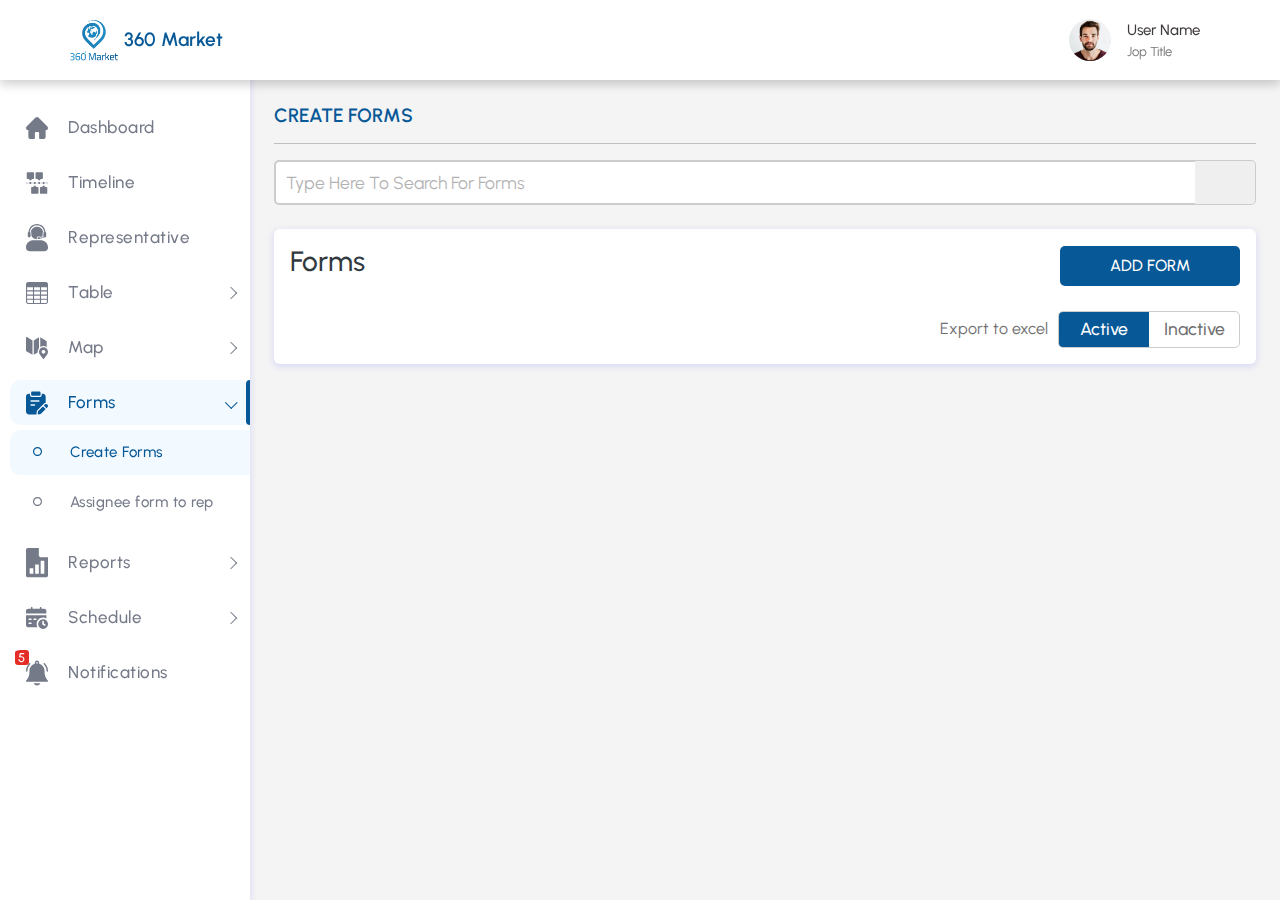
<file: create-forms.html>
<!doctype html>
<html lang="en">

<head>
  <!-- Required meta tags -->
  <meta charset="utf-8">
  <meta name="viewport" content="width=device-width, initial-scale=1">
  <!--favicon-->
  <link rel="icon" href="assets/images/favicon-32x32.png" type="image/png" />
  <!--plugins-->
  <link href="assets/plugins/simplebar/css/simplebar.css" rel="stylesheet" />
  <link href="assets/plugins/perfect-scrollbar/css/perfect-scrollbar.css" rel="stylesheet" />
  <link href="assets/plugins/metismenu/css/metisMenu.min.css" rel="stylesheet" />
  <link href="assets/plugins/datatable/css/dataTables.bootstrap5.min.css" rel="stylesheet" />
  <!-- Bootstrap CSS -->
  <link href="assets/css/bootstrap.min.css" rel="stylesheet">
  <link href="assets/css/bootstrap-extended.css" rel="stylesheet">
  <link href="assets/css/app.css" rel="stylesheet">
  <link href="assets/css/icons.css" rel="stylesheet">
  <!-- Theme Style CSS -->
  <link rel="stylesheet" href="https://site-assets.fontawesome.com/releases/v6.4.2/css/all.css">
  <link rel="stylesheet" href="assets/scss/style.css" />
  <title>360 Market</title>
</head>

<body>
  <!--wrapper-->
  <div class="wrapper">
    <!--sidebar wrapper -->
    <div class="sidebar-wrapper" data-simplebar="true">
    </div>
    <!--end sidebar wrapper -->
    <!--start header -->
    <nav class="nav">
      <div class="logo">
        <i class="fa-regular fa-angles-left toggle-icon"></i>
        <img src="assets/images/logo-img.png" alt="">
        <i class="fa-regular fa-bars menu"></i>
        <span>360 Market</span>
      </div>
      <div class="user-box dropdown px-3">
        <a class="d-flex align-items-center nav-link dropdown-toggle gap-3 dropdown-toggle-nocaret" href="#"
          role="button" data-bs-toggle="dropdown" aria-expanded="false">
          <img src="assets/images/avatars/avatar-1.png" class="user-img" alt="user avatar">
          <div class="user-info">
            <p class="user-name mb-0">User Name</p>
            <p class="designattion mb-0">Jop Title</p>
          </div>
        </a>
        <ul class="dropdown-menu dropdown-menu-end">
          <li><a class="dropdown-item d-flex align-items-center" href="javascript:;"><i
                class="bx bx-user fs-5"></i><span>Profile</span></a>
          </li>
          <li><a class="dropdown-item d-flex align-items-center" href="javascript:;"><i
                class="bx bx-cog fs-5"></i><span>Settings</span></a>
          </li>
          <li><a class="dropdown-item d-flex align-items-center" href="javascript:;"><i
                class="bx bx-home-circle fs-5"></i><span>Dashboard</span></a>
          </li>
          <li><a class="dropdown-item d-flex align-items-center" href="javascript:;"><i
                class="bx bx-dollar-circle fs-5"></i><span>Earnings</span></a>
          </li>
          <li><a class="dropdown-item d-flex align-items-center" href="javascript:;"><i
                class="bx bx-download fs-5"></i><span>Downloads</span></a>
          </li>
          <li>
            <div class="dropdown-divider mb-0"></div>
          </li>
          <li><a class="dropdown-item d-flex align-items-center" href="javascript:;"><i
                class="bx bx-log-out-circle"></i><span>Logout</span></a>
          </li>
        </ul>
      </div>
    </nav>
    <!--End header -->
    <!--start page wrapper -->
    <div class="page-wrapper">
      <div class="page-content">
        <h6 class="mb-0 text-uppercase">Create forms</h6>
        <hr />
        <div class="card d-flex w-100 bg-tr">
          <form class="card-body pr">
            <div class="inputs">
              <div class="input">
                <input type="search" placeholder="Type here to search for forms">
              </div>
              <button type="submit" class="sBtn">
                <i class="fa-solid fa-magnifying-glass"></i>
              </button>
            </div>
          </form>
        </div>
        <div class="card">
          <div class="card-body d-flex flex-direction-column gap-4">
            <div class="formHd">
              <h3>Forms </h3> <button class="btnApply m-0" id="addFormBtn"> Add Form </button>
            </div>
            <div class="axActive">Export to excel
              <div class="acIn">
                <div class="abtn activeBtn">Active</div>
                <div class="abtn">Inactive</div>
              </div>
            </div>
          </div>
          <div class="formsInner" id="formsInner">

          </div>
        </div>
      </div>
    </div>
    
    <!--end page wrapper -->
    <!--Start Back To Top Button--> <a href="javaScript:;" class="back-to-top"><i class='bx bxs-up-arrow-alt'></i></a>
    <!--End Back To Top Button-->
    <footer class="page-footer">
      <p class="mb-0">Copyright © 2023. All right reserved.</p>
    </footer>
  </div>
  <!--end wrapper-->


    <!-- Start Pop up -->
    <div class="opoUp" id="popInner">
      <div class="popCont align-items-start">
        <div class="popIn pt40">
          <i class="fa-regular fa-xmark" id="close"></i>
          <div class="inputs">
            <div class="input">
              <span>Input Type</span>
              <select name="" id="selectInputType">
                <option value="0">Select Input Type</option>
                <option value="text">Text</option>
                <option value="number">Number</option>
                <option value="password">Password</option>
                <option value="email">Email</option>
                <option value="textarea">Textarea</option>
                <option value="date">Date</option>
                <option value="time">Time</option>
                <option value="datetime-local">Datetime-local</option>
                <option value="radio">Radio</option>
                <option value="file">File</option>
                <option value="image">Image</option>
                <option value="submit">Submit</option>
              </select>
            </div>
            <div class="input" id="oneLabel">
              <span>Main Input Label</span>
              <input type="text" placeholder="Input Label" id="oneLabelInput">
            </div>
            <div class="input" id="numberOfInputs">
              <span>Number Of Inputs</span>
              <input type="number" placeholder="Number Of Inputs" >
            </div>
            <div class="manyLabels" id="manyLabels">
            </div>
            <div class="twoBtns">
              <button id="addInput">Add input</button>
              <button id="confirmForm">Confirm Form</button>
            </div>
            <div class="addedInputs" id="addedInputs">
            </div>
          </div>
        </div>
      </div>
    </div>
    <!-- End Pop up -->
  <!-- Bootstrap JS -->
  <script src="assets/js/bootstrap.bundle.min.js"></script>
  <!--plugins-->
  <script src="assets/js/jquery.min.js"></script>
  <script src="assets/plugins/simplebar/js/simplebar.min.js"></script>
  <script src="assets/plugins/metismenu/js/metisMenu.min.js"></script>
  <script src="assets/plugins/perfect-scrollbar/js/perfect-scrollbar.js"></script>

  <!--app JS-->
  <script src="assets/js/app.js"></script>
  <script src="assets/js/header.js"></script>
  <script src="assets/js/activeBtns.js"></script>
  <script src="assets/js/addForm.js"></script>
</body>

</html>
</file>
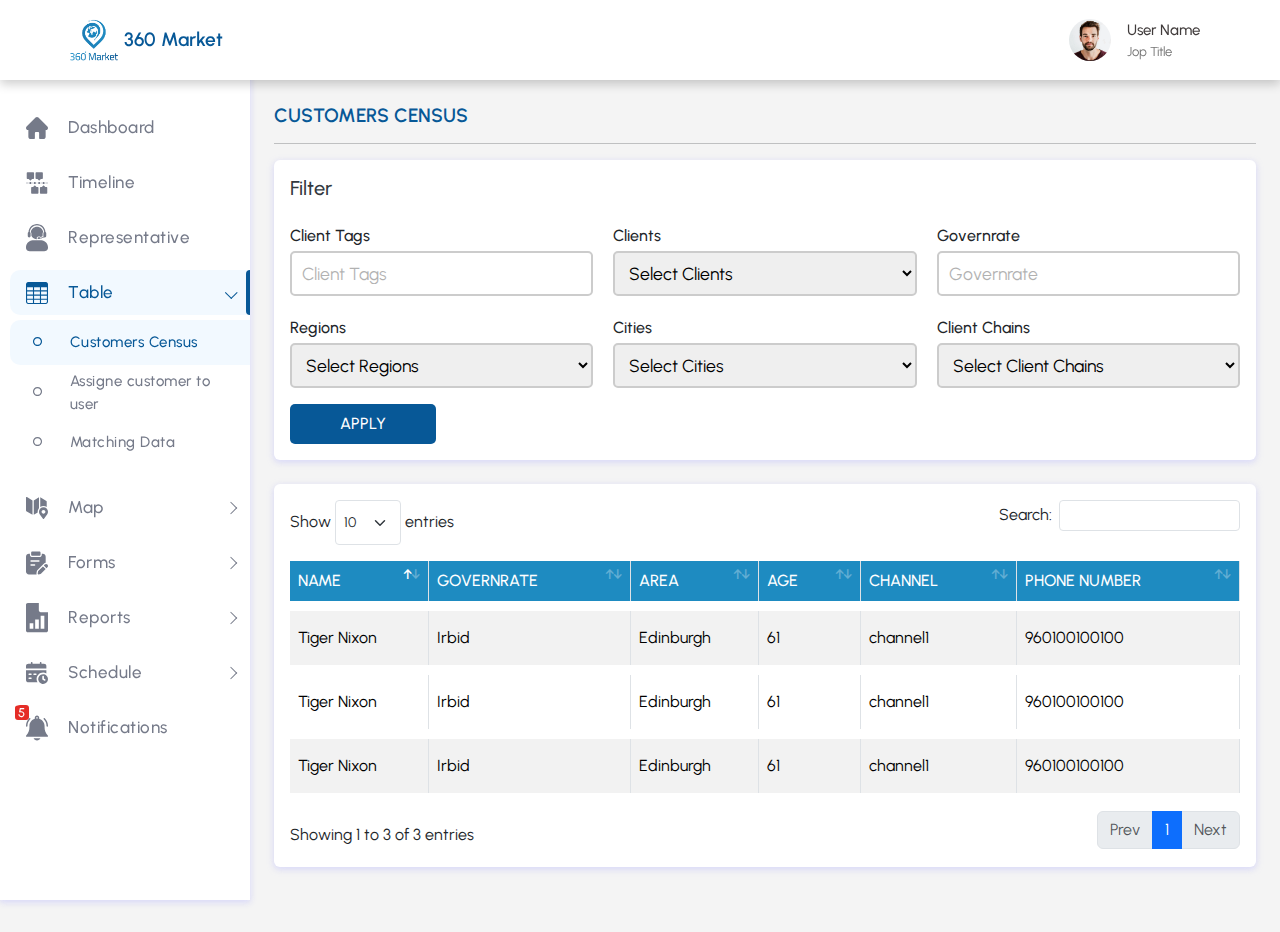
<file: customers-census.html>
<!doctype html>
<html lang="en">

<head>
	<!-- Required meta tags -->
	<meta charset="utf-8">
	<meta name="viewport" content="width=device-width, initial-scale=1">
	<!--favicon-->
	<link rel="icon" href="assets/images/favicon-32x32.png" type="image/png" />
	<!--plugins-->
	<link href="assets/plugins/simplebar/css/simplebar.css" rel="stylesheet" />
	<link href="assets/plugins/perfect-scrollbar/css/perfect-scrollbar.css" rel="stylesheet" />
	<link href="assets/plugins/metismenu/css/metisMenu.min.css" rel="stylesheet" />
	<link href="assets/plugins/datatable/css/dataTables.bootstrap5.min.css" rel="stylesheet" />

	<!-- Bootstrap CSS -->
	<link href="assets/css/bootstrap.min.css" rel="stylesheet">
	<link href="assets/css/bootstrap-extended.css" rel="stylesheet">
	<link href="assets/css/app.css" rel="stylesheet">
	<link href="assets/css/icons.css" rel="stylesheet">
	<!-- Theme Style CSS -->
  <link rel="stylesheet" href="https://site-assets.fontawesome.com/releases/v6.4.2/css/all.css">
  <link rel="stylesheet" href="assets/scss/style.css" />
	<title>360 Market</title>
</head>

<body>
  <!--wrapper-->
  <div class="wrapper">
    <!--sidebar wrapper -->
    <div class="sidebar-wrapper" data-simplebar="true">
    </div>
    <!--end sidebar wrapper -->
    <!--start header -->
    <nav class="nav">
      <div class="logo">
        <i class="fa-regular fa-angles-left toggle-icon"></i>
        <img src="assets/images/logo-img.png" alt="">
        <i class="fa-regular fa-bars menu"></i>
        <span>360 Market</span>
      </div>
      <div class="user-box dropdown px-3">
        <a class="d-flex align-items-center nav-link dropdown-toggle gap-3 dropdown-toggle-nocaret" href="#"
          role="button" data-bs-toggle="dropdown" aria-expanded="false">
          <img src="assets/images/avatars/avatar-1.png" class="user-img" alt="user avatar">
          <div class="user-info">
            <p class="user-name mb-0">User Name</p>
            <p class="designattion mb-0">Jop Title</p>
          </div>
        </a>
        <ul class="dropdown-menu dropdown-menu-end">
          <li><a class="dropdown-item d-flex align-items-center" href="javascript:;"><i
                class="bx bx-user fs-5"></i><span>Profile</span></a>
          </li>
          <li><a class="dropdown-item d-flex align-items-center" href="javascript:;"><i
                class="bx bx-cog fs-5"></i><span>Settings</span></a>
          </li>
          <li><a class="dropdown-item d-flex align-items-center" href="javascript:;"><i
                class="bx bx-home-circle fs-5"></i><span>Dashboard</span></a>
          </li>
          <li><a class="dropdown-item d-flex align-items-center" href="javascript:;"><i
                class="bx bx-dollar-circle fs-5"></i><span>Earnings</span></a>
          </li>
          <li><a class="dropdown-item d-flex align-items-center" href="javascript:;"><i
                class="bx bx-download fs-5"></i><span>Downloads</span></a>
          </li>
          <li>
            <div class="dropdown-divider mb-0"></div>
          </li>
          <li><a class="dropdown-item d-flex align-items-center" href="javascript:;"><i
                class="bx bx-log-out-circle"></i><span>Logout</span></a>
          </li>
        </ul>
      </div>
    </nav>
    <!--End header -->
		<!--start page wrapper -->
		<div class="page-wrapper">
			<div class="page-content">
        <h6 class="mb-0 text-uppercase">customers census</h6>
        <hr />
        <div class="card">
          <form class="card-body d-flex flex-direction-column gap-3">
            <h5 class="d-flex gap-1 align-items-center">Filter <i class="fa-regular fa-filter"></i></h5>
            <div class="inputs">
              <div class="input">
                <span>Client Tags</span>
                <input type="text" placeholder="Client Tags">
              </div>
              <div class="input">
                <span>Clients</span>
                <select name="" id="">
                  <option value="0">Select Clients</option>
                </select>
              </div>
              <div class="input">
                <span>Governrate</span>
                <input type="text" placeholder="Governrate">
              </div>
              <div class="input">
                <span>Regions</span>
                <select name="" id="">
                  <option value="0">Select Regions</option>
                </select>
              </div>
              <div class="input">
                <span>Cities</span>
                <select name="" id="">
                  <option value="0">Select Cities</option>
                </select>
              </div>
              <div class="input">
                <span>Client Chains</span>
                <select name="" id="">
                  <option value="0">Select Client Chains</option>
                </select>
              </div>
            </div>
            <button class="btnApply"> APPLY </button>
          </form>
        </div>
				<div class="card">
					<div class="card-body">
						<div class="table-responsive">
							<table id="example" class="table table-striped table-bordered" style="width:100%">
								<thead>
									<tr>
										<th>Name</th>
										<th>Governrate</th>
										<th>Area</th>
										<th>Age</th>
										<th>Channel</th>
										<th>Phone Number</th>
									</tr>
								</thead>
								<tbody>
									<tr>
										<td>Tiger Nixon</td>
										<td>Irbid</td>
										<td>Edinburgh</td>
										<td>61</td>
										<td>channel1</td>
										<td>960100100100</td>
									</tr>
									<tr>
										<td>Tiger Nixon</td>
										<td>Irbid</td>
										<td>Edinburgh</td>
										<td>61</td>
										<td>channel1</td>
										<td>960100100100</td>
									</tr>
									<tr>
										<td>Tiger Nixon</td>
										<td>Irbid</td>
										<td>Edinburgh</td>
										<td>61</td>
										<td>channel1</td>
										<td>960100100100</td>
									</tr>
								</tbody>
							</table>
						</div>
					</div>
				</div>
			</div>
		</div>
		<!--end page wrapper -->

		<!--Start Back To Top Button--> <a href="javaScript:;" class="back-to-top"><i class='bx bxs-up-arrow-alt'></i></a>
		<!--End Back To Top Button-->
		<footer class="page-footer">
			<p class="mb-0">Copyright © 2023. All right reserved.</p>
		</footer>
	</div>
	<!--end wrapper-->



	<!-- Bootstrap JS -->
	<script src="assets/js/bootstrap.bundle.min.js"></script>
	<!--plugins-->
	<script src="assets/js/jquery.min.js"></script>
	<script src="assets/plugins/simplebar/js/simplebar.min.js"></script>
	<script src="assets/plugins/metismenu/js/metisMenu.min.js"></script>
	<script src="assets/plugins/perfect-scrollbar/js/perfect-scrollbar.js"></script>
	<script src="assets/plugins/datatable/js/jquery.dataTables.min.js"></script>
	<script src="assets/plugins/datatable/js/dataTables.bootstrap5.min.js"></script>
	<script>
		$(document).ready(function() {
			$('#example').DataTable();
		  } );
	</script>
	<!--app JS-->
	<script src="assets/js/app.js"></script>
  <script src="assets/js/header.js"></script>
</body>

</html>
</file>
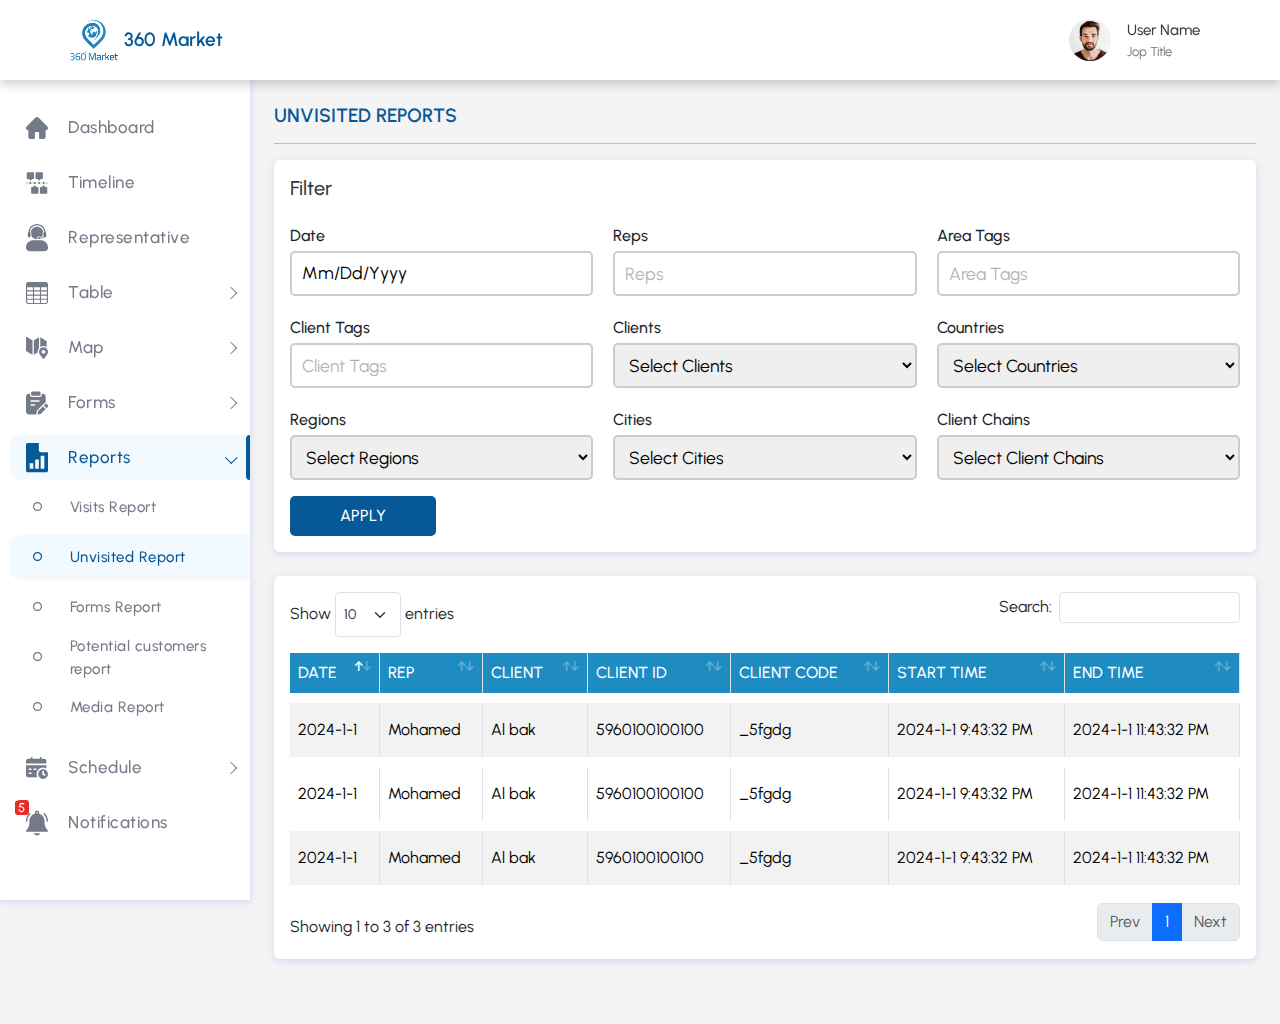
<file: reports-unvisited.html>
<!doctype html>
<html lang="en">

<head>
	<!-- Required meta tags -->
	<meta charset="utf-8">
	<meta name="viewport" content="width=device-width, initial-scale=1">
	<!--favicon-->
	<link rel="icon" href="assets/images/favicon-32x32.png" type="image/png" />
	<!--plugins-->
	<link href="assets/plugins/simplebar/css/simplebar.css" rel="stylesheet" />
	<link href="assets/plugins/perfect-scrollbar/css/perfect-scrollbar.css" rel="stylesheet" />
	<link href="assets/plugins/metismenu/css/metisMenu.min.css" rel="stylesheet" />
	<link href="assets/plugins/datatable/css/dataTables.bootstrap5.min.css" rel="stylesheet" />
	<!-- Bootstrap CSS -->
	<link href="assets/css/bootstrap.min.css" rel="stylesheet">
	<link href="assets/css/bootstrap-extended.css" rel="stylesheet">
	<link href="assets/css/app.css" rel="stylesheet">
	<link href="assets/css/icons.css" rel="stylesheet">
	<!-- Theme Style CSS -->
  <link rel="stylesheet" href="https://site-assets.fontawesome.com/releases/v6.4.2/css/all.css">
  <link rel="stylesheet" href="assets/scss/style.css" />
	<title>360 Market</title>
</head>

<body>
  <!--wrapper-->
  <div class="wrapper">
    <!--sidebar wrapper -->
    <div class="sidebar-wrapper" data-simplebar="true">
    </div>
    <!--end sidebar wrapper -->
    <!--start header -->
    <nav class="nav">
      <div class="logo">
        <i class="fa-regular fa-angles-left toggle-icon"></i>
        <img src="assets/images/logo-img.png" alt="">
        <i class="fa-regular fa-bars menu"></i>
        <span>360 Market</span>
      </div>
      <div class="user-box dropdown px-3">
        <a class="d-flex align-items-center nav-link dropdown-toggle gap-3 dropdown-toggle-nocaret" href="#"
          role="button" data-bs-toggle="dropdown" aria-expanded="false">
          <img src="assets/images/avatars/avatar-1.png" class="user-img" alt="user avatar">
          <div class="user-info">
            <p class="user-name mb-0">User Name</p>
            <p class="designattion mb-0">Jop Title</p>
          </div>
        </a>
        <ul class="dropdown-menu dropdown-menu-end">
          <li><a class="dropdown-item d-flex align-items-center" href="javascript:;"><i
                class="bx bx-user fs-5"></i><span>Profile</span></a>
          </li>
          <li><a class="dropdown-item d-flex align-items-center" href="javascript:;"><i
                class="bx bx-cog fs-5"></i><span>Settings</span></a>
          </li>
          <li><a class="dropdown-item d-flex align-items-center" href="javascript:;"><i
                class="bx bx-home-circle fs-5"></i><span>Dashboard</span></a>
          </li>
          <li><a class="dropdown-item d-flex align-items-center" href="javascript:;"><i
                class="bx bx-dollar-circle fs-5"></i><span>Earnings</span></a>
          </li>
          <li><a class="dropdown-item d-flex align-items-center" href="javascript:;"><i
                class="bx bx-download fs-5"></i><span>Downloads</span></a>
          </li>
          <li>
            <div class="dropdown-divider mb-0"></div>
          </li>
          <li><a class="dropdown-item d-flex align-items-center" href="javascript:;"><i
                class="bx bx-log-out-circle"></i><span>Logout</span></a>
          </li>
        </ul>
      </div>
    </nav>
    <!--End header -->
		<!--start page wrapper -->
		<div class="page-wrapper">
			<div class="page-content">
        <h6 class="mb-0 text-uppercase">unvisited reports</h6>
      <hr />
        <div class="card">
          <form class="card-body d-flex flex-direction-column gap-3">
            <h5 class="d-flex gap-1 align-items-center">Filter <i class="fa-regular fa-filter"></i></h5>
            <div class="inputs">
              <div class="input">
                <span>Date</span>
                <input type="date">
              </div>
              <div class="input">
                <span>Reps</span>
                <input type="text" placeholder="Reps">
              </div>
              <div class="input">
                <span>Area Tags</span>
                <input type="text" placeholder="Area Tags">
              </div>
              <div class="input">
                <span>Client Tags</span>
                <input type="text" placeholder="Client Tags">
              </div>
              <div class="input">
                <span>Clients</span>
                <select name="" id="">
                  <option value="0">Select Clients</option>
                </select>
              </div>
              <div class="input">
                <span>Countries</span>
                <select name="" id="">
                  <option value="0">Select Countries</option>
                </select>
              </div>
              <div class="input">
                <span>Regions</span>
                <select name="" id="">
                  <option value="0">Select Regions</option>
                </select>
              </div>
              <div class="input">
                <span>Cities</span>
                <select name="" id="">
                  <option value="0">Select Cities</option>
                </select>
              </div>
              <div class="input">
                <span>Client Chains</span>
                <select name="" id="">
                  <option value="0">Select Client Chains</option>
                </select>
              </div>
            </div>
            <button class="btnApply"> APPLY </button>
          </form>
        </div>
				<div class="card">
					<div class="card-body">
						<div class="table-responsive">
							<table id="example" class="table table-striped table-bordered" style="width:100%">
								<thead>
									<tr>
										<th>Date</th>
										<th>Rep</th>
										<th>Client</th>
										<th>Client id</th>
										<th>Client code</th>
										<th>Start Time</th>
										<th>End Time</th>
									</tr>
								</thead>
								<tbody>
									<tr>
										<td>2024-1-1</td>
										<td>Mohamed</td>
										<td>Al bak</td>
										<td>5960100100100</td>
										<td>_5fgdg</td>
										<td>2024-1-1 9:43:32 PM</td>
										<td>2024-1-1 11:43:32 PM</td>
									</tr>
									<tr>
										<td>2024-1-1</td>
										<td>Mohamed</td>
										<td>Al bak</td>
										<td>5960100100100</td>
										<td>_5fgdg</td>
										<td>2024-1-1 9:43:32 PM</td>
										<td>2024-1-1 11:43:32 PM</td>
									</tr>
									<tr>
										<td>2024-1-1</td>
										<td>Mohamed</td>
										<td>Al bak</td>
										<td>5960100100100</td>
										<td>_5fgdg</td>
										<td>2024-1-1 9:43:32 PM</td>
										<td>2024-1-1 11:43:32 PM</td>
									</tr>
								</tbody>
							</table>
						</div>
					</div>
				</div>
			</div>
		</div>
		<!--end page wrapper -->

		<!--Start Back To Top Button--> <a href="javaScript:;" class="back-to-top"><i class='bx bxs-up-arrow-alt'></i></a>
		<!--End Back To Top Button-->
		<footer class="page-footer">
			<p class="mb-0">Copyright © 2023. All right reserved.</p>
		</footer>
	</div>
	<!--end wrapper-->



	<!-- Bootstrap JS -->
	<script src="assets/js/bootstrap.bundle.min.js"></script>
	<!--plugins-->
	<script src="assets/js/jquery.min.js"></script>
	<script src="assets/plugins/simplebar/js/simplebar.min.js"></script>
	<script src="assets/plugins/metismenu/js/metisMenu.min.js"></script>
	<script src="assets/plugins/perfect-scrollbar/js/perfect-scrollbar.js"></script>
	<script src="assets/plugins/datatable/js/jquery.dataTables.min.js"></script>
	<script src="assets/plugins/datatable/js/dataTables.bootstrap5.min.js"></script>
	<script>
		$(document).ready(function() {
			$('#example').DataTable();
		  } );
	</script>
	<!--app JS-->
	<script src="assets/js/app.js"></script>
  <script src="assets/js/header.js"></script>
</body>

</html>
</file>
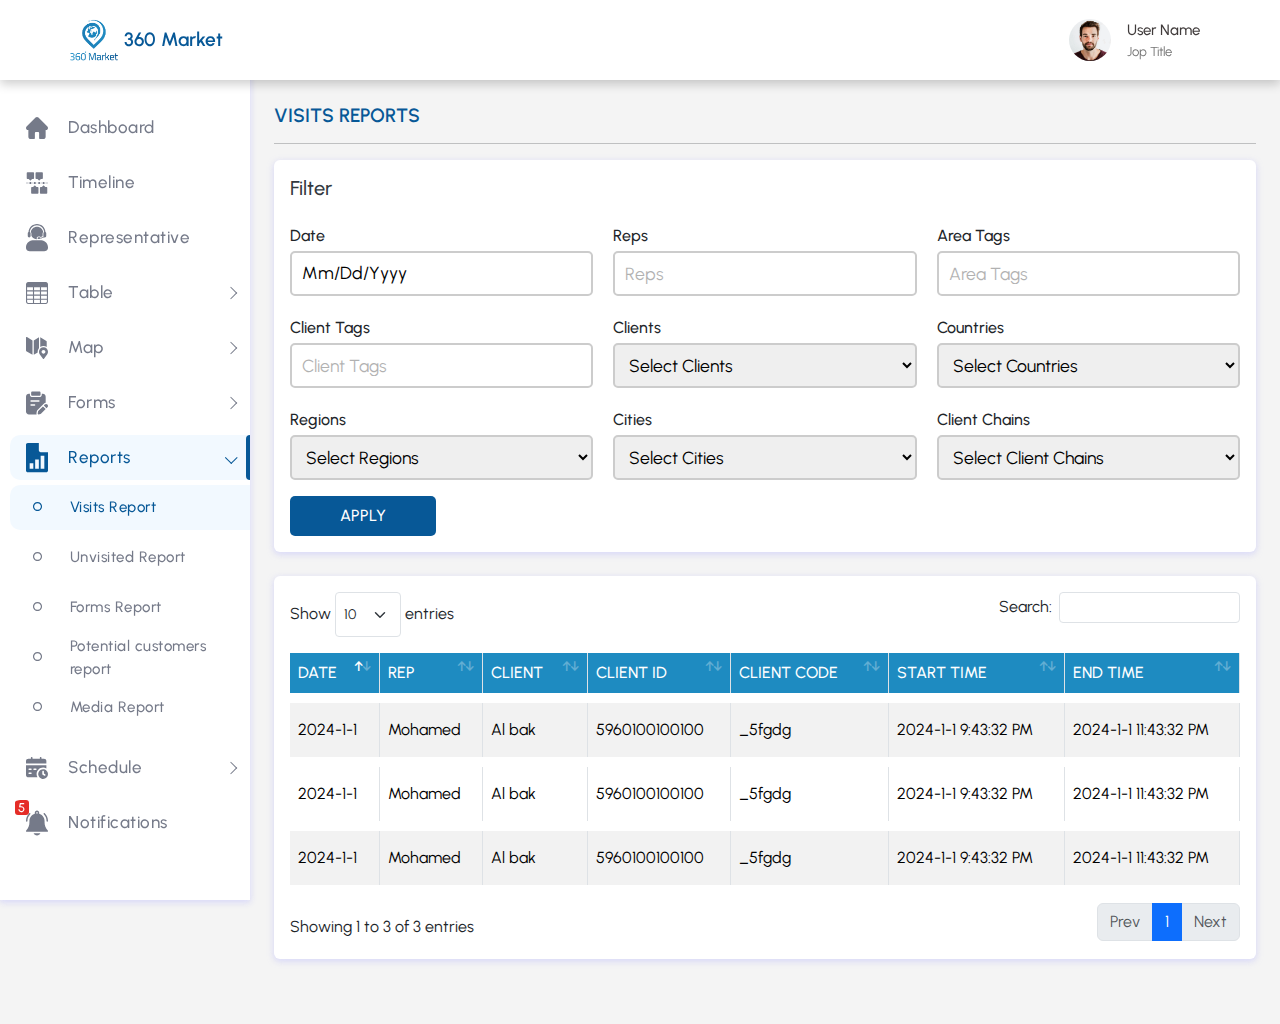
<file: reports-vistits.html>
<!doctype html>
<html lang="en">

<head>
	<!-- Required meta tags -->
	<meta charset="utf-8">
	<meta name="viewport" content="width=device-width, initial-scale=1">
	<!--favicon-->
	<link rel="icon" href="assets/images/favicon-32x32.png" type="image/png" />
	<!--plugins-->
	<link href="assets/plugins/simplebar/css/simplebar.css" rel="stylesheet" />
	<link href="assets/plugins/perfect-scrollbar/css/perfect-scrollbar.css" rel="stylesheet" />
	<link href="assets/plugins/metismenu/css/metisMenu.min.css" rel="stylesheet" />
	<link href="assets/plugins/datatable/css/dataTables.bootstrap5.min.css" rel="stylesheet" />
	<!-- Bootstrap CSS -->
	<link href="assets/css/bootstrap.min.css" rel="stylesheet">
	<link href="assets/css/bootstrap-extended.css" rel="stylesheet">
	<link href="assets/css/app.css" rel="stylesheet">
	<link href="assets/css/icons.css" rel="stylesheet">
	<!-- Theme Style CSS -->
  <link rel="stylesheet" href="https://site-assets.fontawesome.com/releases/v6.4.2/css/all.css">
  <link rel="stylesheet" href="assets/scss/style.css" />
	<title>360 Market</title>
</head>

<body>
  <!--wrapper-->
  <div class="wrapper">
    <!--sidebar wrapper -->
    <div class="sidebar-wrapper" data-simplebar="true">
    </div>
    <!--end sidebar wrapper -->
    <!--start header -->
    <nav class="nav">
      <div class="logo">
        <i class="fa-regular fa-angles-left toggle-icon"></i>
        <img src="assets/images/logo-img.png" alt="">
        <i class="fa-regular fa-bars menu"></i>
        <span>360 Market</span>
      </div>
      <div class="user-box dropdown px-3">
        <a class="d-flex align-items-center nav-link dropdown-toggle gap-3 dropdown-toggle-nocaret" href="#"
          role="button" data-bs-toggle="dropdown" aria-expanded="false">
          <img src="assets/images/avatars/avatar-1.png" class="user-img" alt="user avatar">
          <div class="user-info">
            <p class="user-name mb-0">User Name</p>
            <p class="designattion mb-0">Jop Title</p>
          </div>
        </a>
        <ul class="dropdown-menu dropdown-menu-end">
          <li><a class="dropdown-item d-flex align-items-center" href="javascript:;"><i
                class="bx bx-user fs-5"></i><span>Profile</span></a>
          </li>
          <li><a class="dropdown-item d-flex align-items-center" href="javascript:;"><i
                class="bx bx-cog fs-5"></i><span>Settings</span></a>
          </li>
          <li><a class="dropdown-item d-flex align-items-center" href="javascript:;"><i
                class="bx bx-home-circle fs-5"></i><span>Dashboard</span></a>
          </li>
          <li><a class="dropdown-item d-flex align-items-center" href="javascript:;"><i
                class="bx bx-dollar-circle fs-5"></i><span>Earnings</span></a>
          </li>
          <li><a class="dropdown-item d-flex align-items-center" href="javascript:;"><i
                class="bx bx-download fs-5"></i><span>Downloads</span></a>
          </li>
          <li>
            <div class="dropdown-divider mb-0"></div>
          </li>
          <li><a class="dropdown-item d-flex align-items-center" href="javascript:;"><i
                class="bx bx-log-out-circle"></i><span>Logout</span></a>
          </li>
        </ul>
      </div>
    </nav>
    <!--End header -->
		<!--start page wrapper -->
		<div class="page-wrapper">
			<div class="page-content">
        <h6 class="mb-0 text-uppercase">visits reports</h6>
        <hr />
        <div class="card">
          <form class="card-body d-flex flex-direction-column gap-3">
            <h5 class="d-flex gap-1 align-items-center">Filter <i class="fa-regular fa-filter"></i></h5>
            <div class="inputs">
              <div class="input">
                <span>Date</span>
                <input type="date">
              </div>
              <div class="input">
                <span>Reps</span>
                <input type="text" placeholder="Reps">
              </div>
              <div class="input">
                <span>Area Tags</span>
                <input type="text" placeholder="Area Tags">
              </div>
              <div class="input">
                <span>Client Tags</span>
                <input type="text" placeholder="Client Tags">
              </div>
              <div class="input">
                <span>Clients</span>
                <select name="" id="">
                  <option value="0">Select Clients</option>
                </select>
              </div>
              <div class="input">
                <span>Countries</span>
                <select name="" id="">
                  <option value="0">Select Countries</option>
                </select>
              </div>
              <div class="input">
                <span>Regions</span>
                <select name="" id="">
                  <option value="0">Select Regions</option>
                </select>
              </div>
              <div class="input">
                <span>Cities</span>
                <select name="" id="">
                  <option value="0">Select Cities</option>
                </select>
              </div>
              <div class="input">
                <span>Client Chains</span>
                <select name="" id="">
                  <option value="0">Select Client Chains</option>
                </select>
              </div>
            </div>
            <button class="btnApply"> APPLY </button>
          </form>
        </div>
				<div class="card">
					<div class="card-body">
						<div class="table-responsive">
							<table id="example" class="table table-striped table-bordered" style="width:100%">
								<thead>
									<tr>
										<th>Date</th>
										<th>Rep</th>
										<th>Client</th>
										<th>Client id</th>
										<th>Client code</th>
										<th>Start Time</th>
										<th>End Time</th>
									</tr>
								</thead>
								<tbody>
									<tr>
										<td>2024-1-1</td>
										<td>Mohamed</td>
										<td>Al bak</td>
										<td>5960100100100</td>
										<td>_5fgdg</td>
										<td>2024-1-1 9:43:32 PM</td>
										<td>2024-1-1 11:43:32 PM</td>
									</tr>
									<tr>
										<td>2024-1-1</td>
										<td>Mohamed</td>
										<td>Al bak</td>
										<td>5960100100100</td>
										<td>_5fgdg</td>
										<td>2024-1-1 9:43:32 PM</td>
										<td>2024-1-1 11:43:32 PM</td>
									</tr>
									<tr>
										<td>2024-1-1</td>
										<td>Mohamed</td>
										<td>Al bak</td>
										<td>5960100100100</td>
										<td>_5fgdg</td>
										<td>2024-1-1 9:43:32 PM</td>
										<td>2024-1-1 11:43:32 PM</td>
									</tr>
								</tbody>
							</table>
						</div>
					</div>
				</div>
			</div>
		</div>
		<!--end page wrapper -->

		<!--Start Back To Top Button--> <a href="javaScript:;" class="back-to-top"><i class='bx bxs-up-arrow-alt'></i></a>
		<!--End Back To Top Button-->
		<footer class="page-footer">
			<p class="mb-0">Copyright © 2023. All right reserved.</p>
		</footer>
	</div>
	<!--end wrapper-->



	<!-- Bootstrap JS -->
	<script src="assets/js/bootstrap.bundle.min.js"></script>
	<!--plugins-->
	<script src="assets/js/jquery.min.js"></script>
	<script src="assets/plugins/simplebar/js/simplebar.min.js"></script>
	<script src="assets/plugins/metismenu/js/metisMenu.min.js"></script>
	<script src="assets/plugins/perfect-scrollbar/js/perfect-scrollbar.js"></script>
	<script src="assets/plugins/datatable/js/jquery.dataTables.min.js"></script>
	<script src="assets/plugins/datatable/js/dataTables.bootstrap5.min.js"></script>
	<script>
		$(document).ready(function() {
			$('#example').DataTable();
		  } );
	</script>
	<!--app JS-->
	<script src="assets/js/app.js"></script>
  <script src="assets/js/header.js"></script>
</body>

</html>
</file>
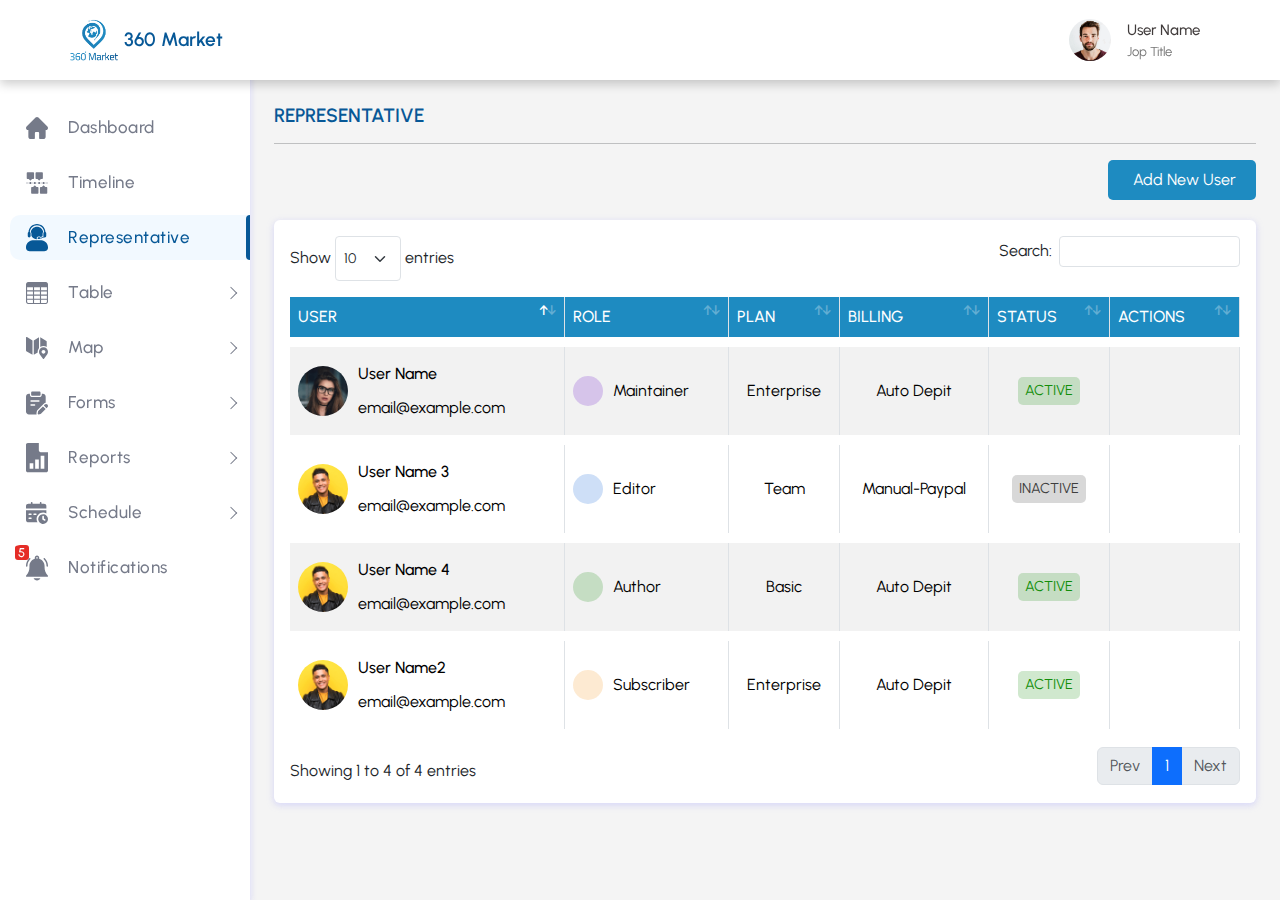
<file: representative.html>
<!doctype html>
<html lang="en">

<head>
  <!-- Required meta tags -->
  <meta charset="utf-8">
  <meta name="viewport" content="width=device-width, initial-scale=1">
  <!--favicon-->
  <link rel="icon" href="assets/images/favicon-32x32.png" type="image/png" />
  <!--plugins-->
  <link href="assets/plugins/simplebar/css/simplebar.css" rel="stylesheet" />
  <link href="assets/plugins/perfect-scrollbar/css/perfect-scrollbar.css" rel="stylesheet" />
  <link href="assets/plugins/metismenu/css/metisMenu.min.css" rel="stylesheet" />
  <link href="assets/plugins/datatable/css/dataTables.bootstrap5.min.css" rel="stylesheet" />
  <!-- Bootstrap CSS -->
  <link href="assets/css/bootstrap.min.css" rel="stylesheet">
  <link href="assets/css/bootstrap-extended.css" rel="stylesheet">
  <link href="assets/css/app.css" rel="stylesheet">
  <link href="assets/css/icons.css" rel="stylesheet">
  <!-- Theme Style CSS -->
  <link rel="stylesheet" href="https://site-assets.fontawesome.com/releases/v6.4.2/css/all.css">
  <link rel="stylesheet" href="assets/scss/style.css" />
  <title>360 Market</title>
</head>

<body>
  <!--wrapper-->
  <div class="wrapper">
    <!--sidebar wrapper -->
    <div class="sidebar-wrapper" data-simplebar="true">
    </div>
    <!--end sidebar wrapper -->
    <!--start header -->
    <nav class="nav">
      <div class="logo">
        <i class="fa-regular fa-angles-left toggle-icon"></i>
        <img src="assets/images/logo-img.png" alt="">
        <i class="fa-regular fa-bars menu"></i>
        <span>360 Market</span>
      </div>
      <div class="user-box dropdown px-3">
        <a class="d-flex align-items-center nav-link dropdown-toggle gap-3 dropdown-toggle-nocaret" href="#"
          role="button" data-bs-toggle="dropdown" aria-expanded="false">
          <img src="assets/images/avatars/avatar-1.png" class="user-img" alt="user avatar">
          <div class="user-info">
            <p class="user-name mb-0">User Name</p>
            <p class="designattion mb-0">Jop Title</p>
          </div>
        </a>
        <ul class="dropdown-menu dropdown-menu-end">
          <li><a class="dropdown-item d-flex align-items-center" href="javascript:;"><i
                class="bx bx-user fs-5"></i><span>Profile</span></a>
          </li>
          <li><a class="dropdown-item d-flex align-items-center" href="javascript:;"><i
                class="bx bx-cog fs-5"></i><span>Settings</span></a>
          </li>
          <li><a class="dropdown-item d-flex align-items-center" href="javascript:;"><i
                class="bx bx-home-circle fs-5"></i><span>Dashboard</span></a>
          </li>
          <li><a class="dropdown-item d-flex align-items-center" href="javascript:;"><i
                class="bx bx-dollar-circle fs-5"></i><span>Earnings</span></a>
          </li>
          <li><a class="dropdown-item d-flex align-items-center" href="javascript:;"><i
                class="bx bx-download fs-5"></i><span>Downloads</span></a>
          </li>
          <li>
            <div class="dropdown-divider mb-0"></div>
          </li>
          <li><a class="dropdown-item d-flex align-items-center" href="javascript:;"><i
                class="bx bx-log-out-circle"></i><span>Logout</span></a>
          </li>
        </ul>
      </div>
    </nav>
    <!--End header -->
    <!--start page wrapper -->
    <div class="page-wrapper">
      <div class="page-content">
        <h6 class="mb-0 text-uppercase">Representative</h6>
        <hr />
        <div class="addUser">
          <a href="add-user.html" class="custbtn"><i class="fa-regular fa-plus"></i> Add New User </a>
        </div>
        <div class="card">
          <div class="card-body">
            <div class="table-responsive">
              <table id="example" class="table tg table-striped table-bordered" style="width:100%">
                <thead>
                  <tr>
                    <th>User</th>
                    <th>Role</th>
                    <th>Plan</th>
                    <th>Billing</th>
                    <th>status</th>
                    <th>actions</th>
                  </tr>
                </thead>
                <tbody>
                  <tr>
                    <td>
                      <div class="user">
                        <img src="assets/images/avatars/avatar-4.png" alt="">
                        <div class="userData">
                          <span>User Name 3</span>
                          <span>email@example.com</span>
                        </div>
                      </div>
                    </td>
                    <td>
                      <div class="roleIn Editor">
                        <i class="fa-regular fa-pen-to-square"></i>
                        Editor 
                      </div>
                    </td>
                    <td>Team</td>
                    <td>Manual-Paypal</td>
                    <td>
                      <div class="inactive">
                        Inactive
                      </div>
                    </td>
                    <td>
                      <div class="tools">
                        <a href="##">
                          <i class="fa-regular fa-pen-to-square"></i>
                        </a>
                        <a href="##">
                          <i class="fa-regular fa-trash-can"></i>
                        </a>
                      </div>
                    </td>
                  </tr>
                  <tr>
                    <td>
                      <div class="user">
                        <img src="assets/images/avatars/avatar-4.png" alt="">
                        <div class="userData">
                          <span>User Name2</span>
                          <span>email@example.com</span>
                        </div>
                      </div>
                    </td>
                    <td>
                      <div class="roleIn Subscriber">
                        <i class="fa-regular fa-user"></i>
                        Subscriber 
                      </div>
                    </td>
                    <td>Enterprise</td>
                    <td>Auto Depit</td>
                    <td>
                      <div class="activeState">
                        active
                      </div>
                    </td>
                    <td>
                      <div class="tools">
                        <a href="##">
                          <i class="fa-regular fa-pen-to-square"></i>
                        </a>
                        <a href="##">
                          <i class="fa-regular fa-trash-can"></i>
                        </a>
                      </div>
                    </td>
                  </tr>
                  <tr>
                    <td>
                      <div class="user">
                        <img src="assets/images/avatars/avatar-3.png" alt="">
                        <div class="userData">
                          <span>User Name</span>
                          <span>email@example.com</span>
                        </div>
                      </div>
                    </td>
                    <td>
                      <div class="roleIn Maintainer">
                        <i class="fa-regular fa-timer"></i>
                        Maintainer 
                      </div>
                    </td>
                    <td>Enterprise</td>
                    <td>Auto Depit</td>
                    <td>
                      <div class="activeState">
                        Active
                      </div>
                    </td>
                    <td>
                      <div class="tools">
                        <a href="##">
                          <i class="fa-regular fa-pen-to-square"></i>
                        </a>
                        <a href="##">
                          <i class="fa-regular fa-trash-can"></i>
                        </a>
                      </div>
                    </td>
                  </tr>
                  <tr>
                    <td>
                      <div class="user">
                        <img src="assets/images/avatars/avatar-4.png" alt="">
                        <div class="userData">
                          <span>User Name 4</span>
                          <span>email@example.com</span>
                        </div>
                      </div>
                    </td>
                    <td>
                      <div class="roleIn Author">
                        <i class="fa-regular fa-gear"></i>
                        Author 
                      </div>
                    </td>
                    <td>Basic</td>
                    <td>Auto Depit</td>
                    <td>
                      <div class="activeState">
                        Active
                      </div>
                    </td>
                    <td>
                      <div class="tools">
                        <a href="##">
                          <i class="fa-regular fa-pen-to-square"></i>
                        </a>
                        <a href="##">
                          <i class="fa-regular fa-trash-can"></i>
                        </a>
                      </div>
                    </td>
                  </tr>
                </tbody>
              </table>
            </div>
          </div>
        </div>
      </div>
    </div>
  </div>
  
  <!--end page wrapper -->

  <!--Start Back To Top Button--> <a href="javaScript:;" class="back-to-top"><i class='bx bxs-up-arrow-alt'></i></a>
  <!--End Back To Top Button-->
  <footer class="page-footer">
    <p class="mb-0">Copyright © 2023. All right reserved.</p>
  </footer>
  </div>
  <!--end wrapper-->


  <!-- Bootstrap JS -->
  <script src="assets/js/bootstrap.bundle.min.js"></script>
  <!--plugins-->
  <script src="assets/js/jquery.min.js"></script>
  <script src="assets/plugins/simplebar/js/simplebar.min.js"></script>
  <script src="assets/plugins/metismenu/js/metisMenu.min.js"></script>
  <script src="assets/plugins/perfect-scrollbar/js/perfect-scrollbar.js"></script>
  <script src="assets/plugins/datatable/js/jquery.dataTables.min.js"></script>
  <script src="assets/plugins/datatable/js/dataTables.bootstrap5.min.js"></script>
  <script>
    $(document).ready(function () {
      $('#example').DataTable();
    });
  </script>
  <!--app JS-->
  <script src="assets/js/app.js"></script>
  <script src="assets/js/header.js"></script>
</body>

</html>
</file>
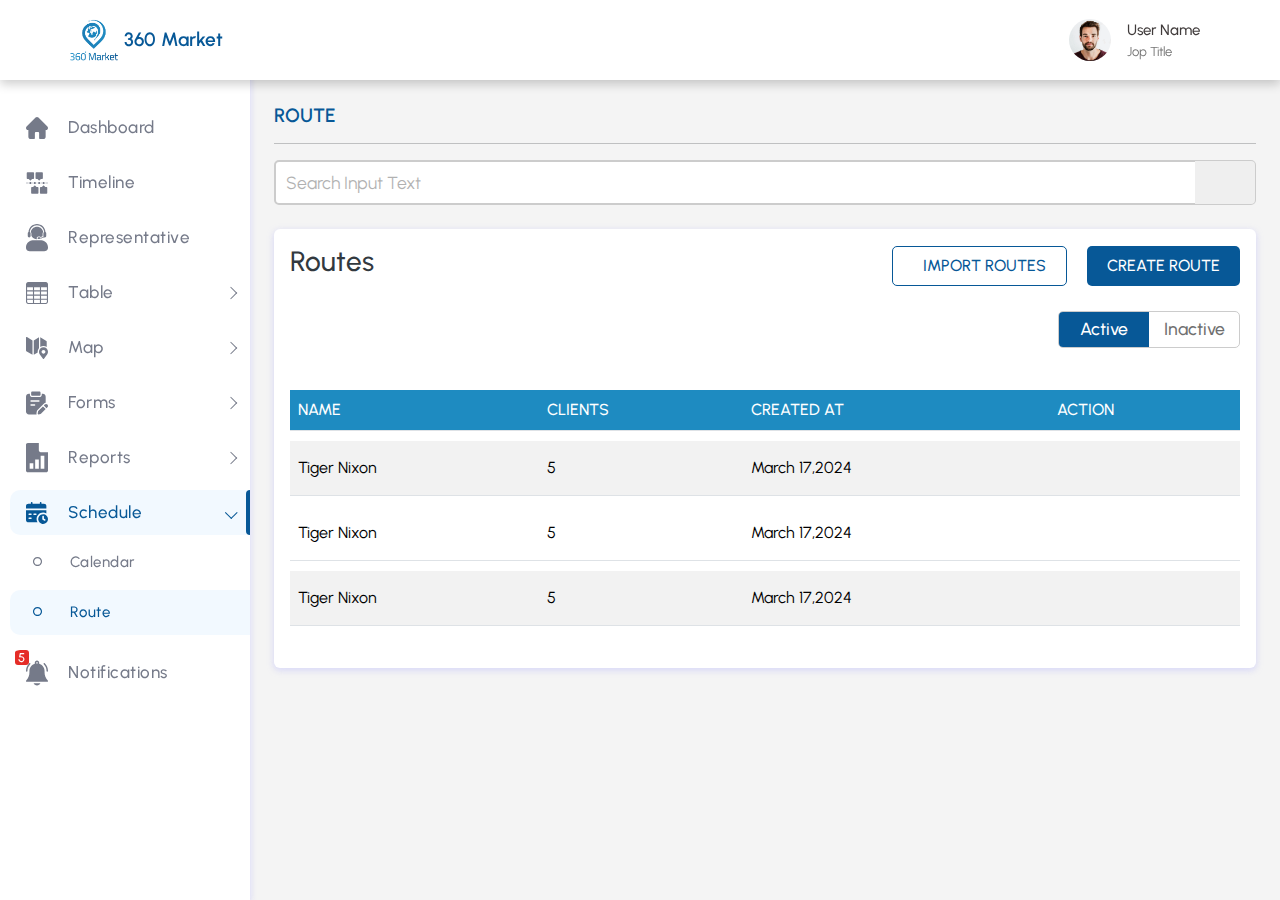
<file: route.html>
<!doctype html>
<html lang="en">

<head>
  <!-- Required meta tags -->
  <meta charset="utf-8">
  <meta name="viewport" content="width=device-width, initial-scale=1">
  <!--favicon-->
  <link rel="icon" href="assets/images/favicon-32x32.png" type="image/png" />
  <!--plugins-->
  <link href="assets/plugins/simplebar/css/simplebar.css" rel="stylesheet" />
  <link href="assets/plugins/perfect-scrollbar/css/perfect-scrollbar.css" rel="stylesheet" />
  <link href="assets/plugins/metismenu/css/metisMenu.min.css" rel="stylesheet" />
  <link href="assets/plugins/datatable/css/dataTables.bootstrap5.min.css" rel="stylesheet" />
  <!-- Bootstrap CSS -->
  <link href="assets/css/bootstrap.min.css" rel="stylesheet">
  <link href="assets/css/bootstrap-extended.css" rel="stylesheet">
  <link href="assets/css/app.css" rel="stylesheet">
  <link href="assets/css/icons.css" rel="stylesheet">
  <!-- Theme Style CSS -->
  <link rel="stylesheet" href="https://site-assets.fontawesome.com/releases/v6.4.2/css/all.css">
  <link rel="stylesheet" href="assets/scss/style.css" />
  <title>360 Market</title>
</head>

<body>
  <!--wrapper-->
  <div class="wrapper">
    <!--sidebar wrapper -->
    <div class="sidebar-wrapper" data-simplebar="true">
    </div>
    <!--end sidebar wrapper -->
    <!--start header -->
    <nav class="nav">
      <div class="logo">
        <i class="fa-regular fa-angles-left toggle-icon"></i>
        <img src="assets/images/logo-img.png" alt="">
        <i class="fa-regular fa-bars menu"></i>
        <span>360 Market</span>
      </div>
      <div class="user-box dropdown px-3">
        <a class="d-flex align-items-center nav-link dropdown-toggle gap-3 dropdown-toggle-nocaret" href="#"
          role="button" data-bs-toggle="dropdown" aria-expanded="false">
          <img src="assets/images/avatars/avatar-1.png" class="user-img" alt="user avatar">
          <div class="user-info">
            <p class="user-name mb-0">User Name</p>
            <p class="designattion mb-0">Jop Title</p>
          </div>
        </a>
        <ul class="dropdown-menu dropdown-menu-end">
          <li><a class="dropdown-item d-flex align-items-center" href="javascript:;"><i
                class="bx bx-user fs-5"></i><span>Profile</span></a>
          </li>
          <li><a class="dropdown-item d-flex align-items-center" href="javascript:;"><i
                class="bx bx-cog fs-5"></i><span>Settings</span></a>
          </li>
          <li><a class="dropdown-item d-flex align-items-center" href="javascript:;"><i
                class="bx bx-home-circle fs-5"></i><span>Dashboard</span></a>
          </li>
          <li><a class="dropdown-item d-flex align-items-center" href="javascript:;"><i
                class="bx bx-dollar-circle fs-5"></i><span>Earnings</span></a>
          </li>
          <li><a class="dropdown-item d-flex align-items-center" href="javascript:;"><i
                class="bx bx-download fs-5"></i><span>Downloads</span></a>
          </li>
          <li>
            <div class="dropdown-divider mb-0"></div>
          </li>
          <li><a class="dropdown-item d-flex align-items-center" href="javascript:;"><i
                class="bx bx-log-out-circle"></i><span>Logout</span></a>
          </li>
        </ul>
      </div>
    </nav>
    <!--End header -->
    <!--start page wrapper -->
    <div class="page-wrapper">
      <div class="page-content">
        <h6 class="mb-0 text-uppercase"> route</h6>
        <hr />
        <div class="card d-flex w-100 bg-tr">
          <form class="card-body pr">
            <div class="inputs">
              <div class="input">
                <input type="search" placeholder="Search Input Text">
              </div>
              <button type="submit" class="sBtn">
                <i class="fa-solid fa-magnifying-glass"></i>
              </button>
            </div>
          </form>
        </div>
        <div class="card">
          <div class="card-body d-flex flex-direction-column gap-4">
            <div class="formHd eflx">
              <h3>Routes </h3> 
              <div class="btns">
                <button class="btnApply noBac"> <i class="fa-regular fa-arrow-up-from-bracket"></i> Import Routes </button>
                <a href="create-route.html" class="btnApply"> Create Route </a>
              </div>
            </div>
            <div class="axActive">
              <div class="acIn">
                <div class="abtn activeBtn">Active</div>
                <div class="abtn">Inactive</div>
              </div>
            </div>
          </div>
            <div class="card-body">
              <div class="table-responsive">
                <table id="example" class="table table-striped " style="width:100%">
                  <thead>
                    <tr>
                      <th>Name</th>
                      <th>Clients</th>
                      <th>Created At</th>
                      <th>Action</th>
                    </tr>
                  </thead>
                  <tbody>
                    <tr>
                      <td>Tiger Nixon</td>
                      <td>5</td>
                      <td>March 17,2024</td>
                      <td>
                        <div class="tools">
                          <a href="##" class="control-btn"><i class="fa-regular fa-pen"></i></a>
                          <a href="##" class="control-btn"><i class="fa-regular fa-trash-can"></i></a>
                        </div>
                      </td>
                    </tr>
                    <tr>
                      <td>Tiger Nixon</td>
                      <td>5</td>
                      <td>March 17,2024</td>
                      <td>
                        <div class="tools">
                          <a href="##" class="control-btn"><i class="fa-regular fa-pen"></i></a>
                          <a href="##" class="control-btn"><i class="fa-regular fa-trash-can"></i></a>
                        </div>
                      </td>
                    </tr>
                    <tr>
                      <td>Tiger Nixon</td>
                      <td>5</td>
                      <td>March 17,2024</td>
                      <td>
                        <div class="tools">
                          <a href="##" class="control-btn"><i class="fa-regular fa-pen"></i></a>
                          <a href="##" class="control-btn"><i class="fa-regular fa-trash-can"></i></a>
                        </div>
                      </td>
                    </tr>
                  </tbody>
                </table>
              </div>
            </div>
        </div>
      </div>
    </div>
    
    <!--end page wrapper -->
  
    <!--Start Back To Top Button--> <a href="javaScript:;" class="back-to-top"><i class='bx bxs-up-arrow-alt'></i></a>
    <!--End Back To Top Button-->
    <footer class="page-footer">
      <p class="mb-0">Copyright © 2023. All right reserved.</p>
    </footer>
  </div>
  <!--end wrapper-->


  <!-- Bootstrap JS -->
  <script src="assets/js/bootstrap.bundle.min.js"></script>
  <!--plugins-->
  <script src="assets/js/jquery.min.js"></script>
  <script src="assets/plugins/simplebar/js/simplebar.min.js"></script>
  <script src="assets/plugins/metismenu/js/metisMenu.min.js"></script>
  <script src="assets/plugins/perfect-scrollbar/js/perfect-scrollbar.js"></script>

  <!--app JS-->
  <script src="assets/js/app.js"></script>
  <script src="assets/js/header.js"></script>
  <script src="assets/js/activeBtns.js"></script>
</body>

</html>
</file>
<file: assets/plugins/simplebar/css/simplebar.css>
[data-simplebar] {
  position: relative;
  flex-direction: column;
  flex-wrap: wrap;
  justify-content: flex-start;
  align-content: flex-start;
  align-items: flex-start
}

.simplebar-wrapper {
  overflow: hidden;
  width: inherit;
  height: inherit;
  max-width: inherit;
  max-height: inherit
}

.simplebar-mask {
  direction: inherit;
  position: absolute;
  overflow: hidden;
  padding: 0;
  margin: 0;
  left: 0;
  top: 0;
  bottom: 0;
  right: 0;
  width: auto !important;
  height: auto !important;
  z-index: 0
}

.simplebar-offset {
  direction: inherit !important;
  box-sizing: inherit !important;
  resize: none !important;
  position: absolute;
  top: 0;
  left: 0;
  bottom: 0;
  right: 0;
  padding: 0;
  margin: 0;
  -webkit-overflow-scrolling: touch
}

.simplebar-content-wrapper {
  direction: inherit;
  box-sizing: border-box !important;
  position: relative;
  display: block;
  height: 100%;
  width: auto;
  visibility: visible;
  max-width: 100%;
  max-height: 100%;
  scrollbar-width: none;
  -ms-overflow-style: none
}

.simplebar-content-wrapper::-webkit-scrollbar,
.simplebar-hide-scrollbar::-webkit-scrollbar {
  width: 0;
  height: 0
}

.simplebar-content:after,
.simplebar-content:before {
  content: ' ';
  display: table
}

.simplebar-placeholder {
  max-height: 100%;
  max-width: 100%;
  width: 100%;
  pointer-events: none
}

.simplebar-height-auto-observer-wrapper {
  box-sizing: inherit !important;
  height: 100%;
  width: 100%;
  max-width: 1px;
  position: relative;
  float: left;
  max-height: 1px;
  overflow: hidden;
  z-index: -1;
  padding: 0;
  margin: 0;
  pointer-events: none;
  flex-grow: inherit;
  flex-shrink: 0;
  flex-basis: 0
}

.simplebar-height-auto-observer {
  box-sizing: inherit;
  display: block;
  opacity: 0;
  position: absolute;
  top: 0;
  left: 0;
  height: 1000%;
  width: 1000%;
  min-height: 1px;
  min-width: 1px;
  overflow: hidden;
  pointer-events: none;
  z-index: -1
}

.simplebar-track {
  z-index: 1;
  position: absolute;
  right: 0;
  bottom: 0;
  pointer-events: none;
  overflow: hidden
}

[data-simplebar].simplebar-dragging .simplebar-content {
  pointer-events: none;
  user-select: none;
  -webkit-user-select: none
}

[data-simplebar].simplebar-dragging .simplebar-track {
  pointer-events: all
}

.simplebar-scrollbar {
  position: absolute;
  left: 0;
  right: 0;
  top: 60px;
  min-height: 10px
}

.simplebar-scrollbar:before {
  position: absolute;
  content: '';
  background: #000;
  border-radius: 7px;
  left: 2px;
  right: 2px;
  opacity: 0;
  transition: opacity .2s linear
}

.simplebar-scrollbar.simplebar-visible:before {
  opacity: .5;
  transition: opacity 0s linear
}

.simplebar-track.simplebar-vertical {
  top: 0;
  width: 0
}

.simplebar-track.simplebar-vertical .simplebar-scrollbar:before {
  top: 2px;
  bottom: 2px
}

.simplebar-track.simplebar-horizontal {
  left: 0;
  height: 11px
}

.simplebar-track.simplebar-horizontal .simplebar-scrollbar:before {
  height: 100%;
  left: 2px;
  right: 2px
}

.simplebar-track.simplebar-horizontal .simplebar-scrollbar {
  right: auto;
  left: 0;
  top: 2px;
  height: 7px;
  min-height: 0;
  min-width: 10px;
  width: auto
}

[data-simplebar-direction=rtl] .simplebar-track.simplebar-vertical {
  right: auto;
  left: 0
}

.hs-dummy-scrollbar-size {
  direction: rtl;
  position: fixed;
  opacity: 0;
  visibility: hidden;
  height: 500px;
  width: 500px;
  overflow-y: hidden;
  overflow-x: scroll
}

.simplebar-hide-scrollbar {
  position: fixed;
  left: 0;
  visibility: hidden;
  overflow-y: scroll;
  scrollbar-width: none;
  -ms-overflow-style: none
}
</file>
<file: assets/plugins/perfect-scrollbar/css/perfect-scrollbar.css>
.ps {
  overflow: hidden !important;
  overflow-anchor: none;
  -ms-overflow-style: none;
  touch-action: auto;
  -ms-touch-action: auto
}

.ps__rail-x {
  display: none;
  opacity: 0;
  transition: background-color .2s linear, opacity .2s linear;
  -webkit-transition: background-color .2s linear, opacity .2s linear;
  height: 15px;
  bottom: 0;
  position: absolute
}

.ps__rail-y {
  display: none;
  opacity: 0;
  transition: background-color .2s linear, opacity .2s linear;
  -webkit-transition: background-color .2s linear, opacity .2s linear;
  width: 15px;
  right: 0;
  position: absolute
}

.ps--active-x>.ps__rail-x,
.ps--active-y>.ps__rail-y {
  display: block;
  background-color: transparent
}

.ps--focus>.ps__rail-x,
.ps--focus>.ps__rail-y,
.ps--scrolling-x>.ps__rail-x,
.ps--scrolling-y>.ps__rail-y,
.ps:hover>.ps__rail-x,
.ps:hover>.ps__rail-y {
  opacity: .6
}

.ps .ps__rail-x.ps--clicking,
.ps .ps__rail-x:focus,
.ps .ps__rail-x:hover,
.ps .ps__rail-y.ps--clicking,
.ps .ps__rail-y:focus,
.ps .ps__rail-y:hover {
  background-color: #eee;
  opacity: .9
}

.ps__thumb-x {
  background-color: #aaa;
  border-radius: 6px;
  transition: background-color .2s linear, height .2s ease-in-out;
  -webkit-transition: background-color .2s linear, height .2s ease-in-out;
  height: 6px;
  bottom: 2px;
  position: absolute
}

.ps__thumb-y {
  background-color: #aaa;
  border-radius: 6px;
  transition: background-color .2s linear, width .2s ease-in-out;
  -webkit-transition: background-color .2s linear, width .2s ease-in-out;
  width: 6px;
  right: 2px;
  position: absolute
}

.ps__rail-x.ps--clicking .ps__thumb-x,
.ps__rail-x:focus>.ps__thumb-x,
.ps__rail-x:hover>.ps__thumb-x {
  background-color: #999;
  height: 11px
}

.ps__rail-y.ps--clicking .ps__thumb-y,
.ps__rail-y:focus>.ps__thumb-y,
.ps__rail-y:hover>.ps__thumb-y {
  background-color: #999;
  width: 11px
}

@supports (-ms-overflow-style:none) {
  .ps {
    overflow: auto !important
  }
}

@media screen and (-ms-high-contrast:active),
(-ms-high-contrast:none) {
  .ps {
    overflow: auto !important
  }
}
</file>
<file: assets/css/app.css>
/*

Template Name: Rocker Admin

Author: codervent

Email: codervent@gmail.com

File: app.css
3019

*/

:root{
  --body:#D7F2FF;
  --main:#1e8bc1;
  --darkmain:#075897;
  
}

body {
  overflow-x: hidden;
}

body::-webkit-scrollbar {
  width: 5px;
}

body::-webkit-scrollbar-track {
  background: rgba(255, 255, 255, 0);
}

body::-webkit-scrollbar-thumb {
  background: #075897;
}


a {

  text-decoration: none
}



.wrapper {

  width: 100%;

  position: relative;
}



.sidebar-wrapper {

  width: 250px;

  height: 100%;


  position: fixed;

  top: 0;

  bottom: 0;

  left: 0;

  background: #fff;

  border-right: 0 solid #e4e4e4;

  z-index: 11;

  box-shadow: 0 2px 6px 0 rgb(218 218 253 / 65%), 0 2px 6px 0 rgb(206 206 238 / 54%) !important;

  transition: all .2s ease-out
}



.sidebar-header {

  width: 250px;

  height: 60px;

  display: flex;

  align-items: center;

  position: fixed;

  top: 0;

  bottom: 0;

  padding: 0 15px;

  z-index: 5;

  background: #fff;

  background-clip: padding-box;

  border-bottom: 1px solid #e4e4e4
}



.logo-icon {

  width: 60px;
  object-fit: contain;

}



.logo-text {

  font-size: 22px;

  margin-left: 10px;

  margin-bottom: 0;

  letter-spacing: 1px;

  color: #075897;

}



.toggle-icon {

  font-size: 22px;

  cursor: pointer;

  color: #075897
}



.topbar {

  position: fixed;

  top: 0;

  left: 250px;

  right: 0;

  height: 60px;

  background: #fff;

  border-bottom: 1px solid rgb(228 228 228 / 0%);

  z-index: 10;

  -webkit-box-shadow: 0 2px 6px 0 rgb(218 218 253 / 65%), 0 0px 6px 0 rgb(206 206 238 / 54%);

  box-shadow: 0 2px 6px 0 rgb(218 218 253 / 65%), 0 0px 6px 0 rgb(206 206 238 / 54%);

}



.topbar .navbar {

  width: 100%;

  height: 60px;

  padding-left: 1.5rem;

  padding-right: 1.5rem;

}



.page-wrapper {

  height: 100%;

  margin-top: 60px;

  margin-bottom: 30px;

  margin-left: 250px
}



.page-content {
  padding: 1.5rem 1.5rem 0.7rem 1.5rem;
}



.page-footer {

  background: #fff;

  left: 250px;

  right: 0;

  bottom: 0;

  position: fixed;

  text-align: center;

  padding: 7px;

  font-size: 14px;

  border-top: 1px solid #e4e4e4;

  z-index: 3;
  display: none;
}



.wrapper.toggled .topbar {

  left: 70px
}



.wrapper.toggled .page-wrapper {

  margin-left: 70px
}



.wrapper.toggled .page-footer {

  left: 70px
}



.sidebar-wrapper ul {

  padding: 0;

  margin: 0;

  list-style: none;

  background: 0 0
}



.sidebar-wrapper .metismenu {

  background: 0 0;

  display: -webkit-box;

  display: -ms-flexbox;

  display: flex;

  padding: 10px;

  margin-top: 60px;

  -webkit-box-orient: vertical;

  -webkit-box-direction: normal;

  -ms-flex-direction: column;

  flex-direction: column
}



.sidebar-wrapper .metismenu li+li {

  margin-top: 5px
}



.sidebar-wrapper .metismenu li:first-child {

  margin-top: 5px
}



.sidebar-wrapper .metismenu li:last-child {

  margin-bottom: 5px
}



.sidebar-wrapper .metismenu>li {

  display: -webkit-box;

  display: -ms-flexbox;

  display: flex;

  -webkit-box-orient: vertical;

  -webkit-box-direction: normal;

  -ms-flex-direction: column;

  flex-direction: column;

  position: relative
}



.sidebar-wrapper .metismenu a {

  position: relative;

  display: flex;

  align-items: center;

  justify-content: left;

  padding: 6px 16px;

  font-size: 17px;


  outline-width: 0;

  text-overflow: ellipsis;

  overflow: hidden;

  letter-spacing: .5px;

  border-radius: 0.25rem;

  transition: all .3s ease-out
}



.sidebar-wrapper .metismenu a .parent-icon {

  font-size: 24px;

  line-height: 1
}



.sidebar-wrapper .metismenu a .menu-title {

  margin-left: 10px
}



.sidebar-wrapper .metismenu ul a {

  padding: 6px 15px 6px 20px;

  font-size: 15px;

  border: 0
}



.sidebar-wrapper .metismenu ul a i {

  margin-right: 14px;

}



.sidebar-wrapper .metismenu ul {

  background: #fff
}



.sidebar-wrapper .metismenu ul ul a {

  padding: 8px 15px 8px 30px
}



.sidebar-wrapper .metismenu ul ul ul a {

  padding: 8px 15px 8px 45px
}



.sidebar-wrapper .metismenu .mm-active>a,

.sidebar-wrapper .metismenu a:active,

.sidebar-wrapper .metismenu a:focus,

.sidebar-wrapper .metismenu a:hover {

  color: #075897;

  text-decoration: none;

  background-color: rgb(0 140 255 / 5%);

}



.menu-label {

  padding: 20px 15px 5px 5px;

  color: #b0afaf;

  text-transform: uppercase;

  font-size: 12px;

  letter-spacing: .5px
}



.metismenu .has-arrow:after {

  position: absolute;

  content: "";

  width: .5em;

  height: .5em;

  border-style: solid;

  border-width: 1.7px 0 0 1.7px;

  border-color: initial;

  right: 15px;

  transform: rotate(-225deg) translateY(-50%);

  transform-origin: top;

  top: 50%;

  transition: all .3s ease-out
}



@media screen and (min-width:1025px) {

  .wrapper.toggled:not(.sidebar-hovered) .sidebar-wrapper .sidebar-header .logo-text {

    display: none
  }

  .wrapper.toggled:not(.sidebar-hovered) .sidebar-wrapper {

    width: 70px
  }

  .wrapper.toggled:not(.sidebar-hovered) .sidebar-wrapper .sidebar-header {

    width: 70px
  }

  .wrapper.toggled:not(.sidebar-hovered) .sidebar-wrapper .sidebar-header .toggle-icon {

    display: none
  }

  .wrapper.toggled:not(.sidebar-hovered) .sidebar-wrapper .sidebar-header {

    justify-content: center
  }

  .wrapper.toggled:not(.sidebar-hovered) .sidebar-wrapper .sidebar-header {

    width: 70px
  }

  .wrapper.toggled:not(.sidebar-hovered) .sidebar-wrapper .metismenu a {

    justify-content: center
  }

  .wrapper.toggled:not(.sidebar-hovered) .sidebar-wrapper .metismenu .menu-title {

    display: none
  }

  .wrapper.toggled:not(.sidebar-hovered) .sidebar-wrapper .metismenu li ul {

    display: none
  }

  .wrapper.toggled:not(.sidebar-hovered) .sidebar-wrapper .metismenu li.menu-label {

    display: none
  }

  .wrapper.toggled:not(.sidebar-hovered) .sidebar-wrapper .metismenu .has-arrow:after {

    display: none
  }

  .email-toggle-btn {

    display: none !important
  }

  .chat-toggle-btn {

    display: none !important
  }

}



.product-show {

  font-size: 18px;

  left: 15px
}





.product-discount {

  width: 2.5rem;

  height: 2.5rem;

  font-size: 14px;

  background-color: #fff;

  display: flex;

  align-items: center;

  justify-content: center;

  border-radius: 50%
}



.color-indigator-item {

  width: 1.2rem;

  height: 1.2rem;

  background-color: #e6e0e0;

  border-radius: 50%;

  cursor: pointer
}



.product-grid .card {

  -webkit-transition: all .2s;

  -o-transition: all .2s;

  transition: all .2s
}



@media (min-width:992px) {

  .product-grid .card:hover {

    margin-top: -.25rem;

    margin-bottom: .25rem;

    -webkit-box-shadow: 0 .5rem 1rem 0 rgba(0, 0, 0, .3);

    box-shadow: 0 .5rem 1rem 0 rgba(0, 0, 0, .3)
  }

}



.back-to-top {

  display: none;

  width: 40px;

  height: 40px;

  line-height: 40px;

  text-align: center;

  font-size: 26px;

  color: #fff;

  position: fixed;

  border-radius: 10px;

  bottom: 20px;

  right: 12px;

  background-color: #075897;

  z-index: 5
}



.back-to-top:hover {

  color: #fff;

  background-color: #000;

  transition: all .5s
}



.breadcrumb-title {

  font-size: 20px;

  border-right: 1.5px solid #aaa4a4
}



.page-breadcrumb .breadcrumb li.breadcrumb-item {

  font-size: 16px
}



.page-breadcrumb .breadcrumb-item+.breadcrumb-item::before {

  display: inline-block;

  padding-right: .5rem;

  color: #6c757d;

  font-family: LineIcons;

  content: "\ea5c"

}



.icon-badge {

  width: 45px;

  height: 45px;

  background: #f2f2f2;

  display: flex;

  align-items: center;

  justify-content: center;

  border-radius: 50%
}



.widgets-icons {

  width: 50px;

  height: 50px;

  display: flex;

  align-items: center;

  justify-content: center;

  background-color: #ededed;

  font-size: 26px;

  border-radius: 10px
}



.widgets-icons-2 {

  width: 56px;

  height: 56px;

  display: flex;

  align-items: center;

  justify-content: center;

  background-color: #ededed;

  font-size: 27px;

  border-radius: 10px
}



#geographic-map {

  width: 100%;

  height: 440px
}



#geographic-map-2 {



  width: 100%;



  height: 300px
}



#geographic-map-3 {



  width: 100%;



  height: 350px
}



.product-img {

  width: 60px;

  height: 60px;

  background-color: #fff;

  display: flex;

  align-items: center;

  justify-content: center;

  border-radius: 10px;

  border: 1px solid #e6e6e6
}



.product-img img {

  width: 60px;

  height: 60px;

  padding: 6px
}



.product-img-2 {

  width: 45px;

  height: 45px;

  background-color: #fff;

  display: flex;

  align-items: center;

  justify-content: center;

  border-radius: 10px;

  border: 1px solid #e6e6e6
}



.product-img-2 img {

  width: 45px;

  height: 45px;

  padding: 1px
}



.border-light-2 {

  border-color: rgb(255 255 255 / 12%) !important;

}



.product-list {

  position: relative;

  height: 380px
}



.dashboard-top-countries {

  position: relative;

  height: 360px
}



.customers-list {

  position: relative;

  height: 450px
}



.store-metrics {

  position: relative;

  height: 450px;

}



.product-list-2 {

  position: relative;

  height: 450px;

}



.product-list .row {

  background-color: #f8f9fa;

  -webkit-transition: all .2s;

  -o-transition: all .2s;

  transition: all .2s
}



@media (min-width:992px) {

  .product-list .row:hover {

    background-color: #fff;

    margin-top: -.25rem;

    margin-bottom: .25rem;

    -webkit-box-shadow: 0 .5rem 1rem 0 rgba(0, 0, 0, .2);

    box-shadow: 0 .25rem .5rem 0 rgba(0, 0, 0, .2)
  }

}



.recent-product-img {

  width: 40px;

  height: 40px;

  background-color: #fbfbfb;

  display: flex;

  align-items: center;

  justify-content: center;

  border-radius: 10px;

  border: 1px solid #e6e6e6
}



.recent-product-img img {

  width: 40px;

  height: 40px;

  padding: 6px
}



.theme-icons {

  background-color: #fff
}



.lead-table .table {

  border-collapse: separate;

  border-spacing: 0 10px
}



.fm-menu .list-group a {

  font-size: 16px;

  color: #5f5f5f;

  display: flex;

  align-items: center
}



.fm-menu .list-group a i {

  font-size: 23px
}



.fm-menu .list-group a:hover {

  background: #075897;

  color: #fff;

  transition: all .2s ease-out
}



.fm-file-box {

  font-size: 25px;

  background: #e9ecef;

  width: 44px;

  height: 44px;

  display: flex;

  align-items: center;

  justify-content: center;

  border-radius: .25rem
}



.fm-icon-box {

  font-size: 32px;

  background: #fff;

  width: 52px;

  height: 52px;

  display: flex;

  align-items: center;

  justify-content: center;

  border-radius: .25rem
}



.user-plus {

  width: 33px;

  height: 33px;

  margin-left: -14px;

  line-height: 33px;

  background: #fff;

  border-radius: 50%;

  text-align: center;

  font-size: 22px;

  cursor: pointer;

  border: 1px dotted #a9b2bb;

  color: #404142
}



.user-groups img {

  margin-left: -14px;

  border: 1px solid #e4e4e4;

  padding: 2px;

  cursor: pointer
}



.contacts-social a {

  font-size: 16px;

  width: 36px;

  height: 36px;

  line-height: 36px;

  background: #fff;

  border: 1px solid #eeecec;

  text-align: center;

  border-radius: 50%;

  color: #2b2a2a
}



.customers-contacts a {

  font-size: 16px;

  width: 34px;

  height: 34px;

  display: flex;

  align-items: center;

  justify-content: center;

  background: #fff;

  border: 1px solid #eeecec;

  text-align: center;

  border-radius: 50%;

  color: #2b2a2a
}



.order-actions a {

  font-size: 18px;

  width: 34px;

  height: 34px;

  display: flex;

  align-items: center;

  justify-content: center;

  background: #f1f1f1;

  border: 1px solid #eeecec;

  text-align: center;

  border-radius: 20%;

  color: #2b2a2a
}





.auth-cover-left {

  display: flex;

  background-color: #f7f7ff;

  min-height: 100vh;



}



.auth-cover-right {

  display: flex;

  background-color: #ffffff;

  min-height: 100vh;

}



.auth-img-cover-login {

  -webkit-transform: scaleX(-1);

  transform: scaleX(-1);

}







.error {

  color: #dc3545;

}



form select.error,

form textarea.error,

form input.error,

form input.error:focus,

form textarea.error:focus,

form select.error:focus {

  border-color: #ea5455 !important;

}



.customers-list .customers-list-item {

  -webkit-transition: all .2s;

  -o-transition: all .2s;

  transition: all .2s
}



@media (min-width:992px) {

  .customers-list .customers-list-item:hover {

    background-color: #f8f9fa;

    border-radius: 10px;

    margin-top: -.25rem;

    margin-bottom: .25rem;

    -webkit-box-shadow: 0 .5rem 1rem 0 rgba(0, 0, 0, .2);

    box-shadow: 0 .25rem .5rem 0 rgba(0, 0, 0, .2)
  }

}



.right-15 {

  right: 15px !important
}



.font-13 {

  font-size: 13px
}



.font-14 {

  font-size: 14px
}



.font-18 {

  font-size: 18px
}



.font-20 {

  font-size: 20px
}



.font-22 {

  font-size: 22px
}



.font-24 {

  font-size: 24px
}



.font-30 {

  font-size: 30px
}



.font-35 {

  font-size: 35px
}



.font-50 {

  font-size: 50px
}



.font-60 {

  font-size: 60px
}



.radius-30 {

  border-radius: 30px
}



.radius-10 {

  border-radius: 10px
}



.radius-15 {

  border-radius: 15px
}



.row.row-group>div {

  border-right: 1px solid rgba(0, 0, 0, 0.12);

}



.row.row-group>div:last-child {

  border-right: none;

}



.cursor-pointer {



  cursor: pointer
}



.dash-wrapper {

  margin: -1.5rem -1.5rem -3.5rem -1.5rem;

  padding: 1.5rem 1.5rem 3.5rem 1.5rem;

}



.dash-array-chart-box {

  width: 105px;

  height: 90px;

  position: relative;

  top: -15px;

  right: 30px;

}



.chart-container-0 {

  position: relative;

  height: 320px;

}



.chart-container-1 {

  position: relative;

  height: 260px;

}



.chart-container-2 {

  position: relative;

  height: 220px;

}



.chart-container-3 {

  position: relative;

  height: 188px;

}



.chart-container-4 {

  position: relative;

  height: 162px;

}



.chart-container-5 {

  position: relative;

  height: 110px;

}



.chart-container-6 {

  position: relative;

  height: 205px;

}



.chart-container-7 {

  position: relative;

  height: 60px;

}

.chart-container-8 {

  position: relative;

  height: 260px;

}

.chart-container-9 {

  position: relative;

  height: 280px;

}

.chart-container-10 {

  position: relative;

  height: 300px;

  top: 20px;

}

.chart-container-11 {

  position: relative;

  height: 280px;

}



.chart-container-12 {

  position: relative;

  height: 160px;

}

.chart-container-13 {

  position: relative;

  height: 240px;

}

.chart-container-14 {

  position: relative;

  height: 40px;

}



.w_chart {

  position: relative;

  display: inline-block;

  width: 65px !important;

  height: 65px !important;

  text-align: center;

  color: #32393f;

}





.w_chart canvas {

  position: absolute;

  top: 0;

  left: 0;

  width: 65px !important;

  height: 65px !important;

}

.w_percent {

  display: inline-block;

  line-height: 65px !important;

  z-index: 2;

}

.w_percent:after {

  content: '%';

  margin-left: 0.1em;

  font-size: .8em;

}



.chip {

  display: inline-block;

  height: 32px;

  padding: 0 12px;

  margin-right: 1rem;

  margin-bottom: 1rem;

  font-size: 14px;

  font-weight: 500;

  line-height: 32px;

  color: rgba(0, 0, 0, .7);

  cursor: pointer;

  background-color: #f1f1f1;

  border: 1px solid rgba(0, 0, 0, .15);

  border-radius: 16px;

  -webkit-transition: all .3s linear;

  transition: all .3s linear;

  box-shadow: none
}



.chip img {

  float: left;

  width: 32px;

  height: 32px;

  margin: 0 8px 0 -12px;

  border-radius: 50%
}



.chip .closebtn {

  padding-left: 10px;

  font-weight: 700;

  float: right;

  font-size: 16px;

  cursor: pointer
}



.chip.chip-md {

  height: 42px;

  line-height: 42px;

  border-radius: 21px
}



.chip.chip-md img {

  height: 42px;

  width: 42px
}



#invoice {

  padding: 0
}



.invoice {

  position: relative;

  background-color: #fff;

  min-height: 680px;

  padding: 15px
}



.invoice header {

  padding: 10px 0;

  margin-bottom: 20px;

  border-bottom: 1px solid #075897
}



.invoice .company-details {

  text-align: right
}



.invoice .company-details .name {

  margin-top: 0;

  margin-bottom: 0
}



.invoice .contacts {

  margin-bottom: 20px
}



.invoice .invoice-to {

  text-align: left
}



.invoice .invoice-to .to {

  margin-top: 0;

  margin-bottom: 0
}



.invoice .invoice-details {

  text-align: right
}



.invoice .invoice-details .invoice-id {

  margin-top: 0;

  color: #075897
}



.invoice main {

  padding-bottom: 50px
}



.invoice main .thanks {

  margin-top: -100px;

  font-size: 2em;

  margin-bottom: 50px
}



.invoice main .notices {

  padding-left: 6px;

  border-left: 6px solid #075897;

  background: #e7f2ff;

  padding: 10px
}



.invoice main .notices .notice {

  font-size: 1.2em
}



.invoice table {

  width: 100%;

  border-collapse: collapse;

  border-spacing: 0;

  margin-bottom: 20px
}



.invoice table td,

.invoice table th {

  padding: 15px;

  background: #eee;

  border-bottom: 1px solid #fff
}



.invoice table th {

  white-space: nowrap;

  font-weight: 500;

  font-size: 16px
}



.invoice table td h3 {

  margin: 0;

  font-weight: 400;

  color: #075897;

  font-size: 1.2em
}



.invoice table .qty,

.invoice table .total,

.invoice table .unit {

  text-align: right;

  font-size: 1.2em
}



.invoice table .no {

  color: #fff;

  font-size: 1.6em;

  background: #075897
}



.invoice table .unit {

  background: #ddd
}



.invoice table .total {

  background: #075897;

  color: #fff
}



.invoice table tbody tr:last-child td {

  border: none
}



.invoice table tfoot td {

  background: 0 0;

  border-bottom: none;

  white-space: nowrap;

  text-align: right;

  padding: 10px 20px;

  font-size: 1.2em;

  border-top: 1px solid #aaa
}



.invoice table tfoot tr:first-child td {

  border-top: none
}



.invoice table tfoot tr:last-child td {

  color: #075897;

  font-size: 1.4em;

  border-top: 1px solid #075897
}



.invoice table tfoot tr td:first-child {

  border: none
}



.invoice footer {

  width: 100%;

  text-align: center;

  color: #777;

  border-top: 1px solid #aaa;

  padding: 8px 0
}



@media print {

  .invoice {

    font-size: 11px !important;

    overflow: hidden !important
  }

  .invoice footer {

    position: absolute;

    bottom: 10px;

    page-break-after: always
  }

  .invoice>div:last-child {

    page-break-before: always
  }

}



.main-row {

  height: 100vh
}



.main-col {

  max-width: 500px;

  min-height: 300px
}



.todo-done {

  text-decoration: line-through
}



.chat-wrapper {

  width: auto;

  height: 600px;

  border-radius: .25rem;

  position: relative;

  background: #fff;

  box-shadow: 0 .1rem .7rem rgba(0, 0, 0, .1)
}



.chat-sidebar {

  width: 340px;

  height: 100%;

  position: absolute;

  background: #fff;

  left: 0;

  top: 0;

  bottom: 0;

  z-index: 2;

  overflow: hidden;

  border-right: 1px solid rgba(0, 0, 0, .125);

  border-top-left-radius: .25rem;

  border-bottom-left-radius: .25rem
}



.chat-sidebar-header {

  width: auto;

  height: auto;

  position: relative;

  background: #fff;

  border-bottom: 1px solid rgba(0, 0, 0, .125);

  border-right: 0 solid rgba(0, 0, 0, .125);

  border-top-left-radius: .25rem;

  padding: 15px
}



.chat-sidebar-content {

  padding: 0
}



.chat-user-online {

  position: relative
}



.chat-sidebar-header .chat-user-online:before {

  content: '';

  position: absolute;

  bottom: 7px;

  left: 40px;

  width: 8px;

  height: 8px;

  border-radius: 50%;

  box-shadow: 0 0 0 2px #fff;

  background: #16e15e
}



.chat-list .chat-user-online:before {

  content: '';

  position: absolute;

  bottom: 7px;

  left: 36px;

  width: 8px;

  height: 8px;

  border-radius: 50%;

  box-shadow: 0 0 0 2px #fff;

  background: #16e15e
}



.chat-content {

  margin-left: 340px;

  padding: 85px 15px 15px 15px
}



.chat-header {

  position: absolute;

  height: 70px;

  left: 340px;

  right: 0;

  top: 0;

  padding: 15px;

  background: #fff;

  border-bottom: 1px solid rgba(0, 0, 0, .125);

  border-top-right-radius: .25rem;

  z-index: 1
}



.chat-footer {

  position: absolute;

  height: 70px;

  left: 340px;

  right: 0;

  bottom: 0;

  padding: 15px;

  background: #f8f9fa;

  border-top: 1px solid rgba(0, 0, 0, .125);

  border-bottom-right-radius: .25rem
}



.chat-footer-menu a {

  display: inline-block;

  width: 40px;

  height: 40px;

  line-height: 40px;

  font-size: 18px;

  color: #6c757d;

  text-align: center;

  border-radius: 50%;

  margin: 3px;

  background-color: #fff;

  border: 1px solid rgb(0 0 0 / 15%)
}



.chat-tab-menu li a.nav-link {

  padding: .3rem .2rem;

  line-height: 1.2;

  color: #4a4b4c
}



.chat-tab-menu .nav-pills .nav-link.active,

.chat-tab-menu .nav-pills .show>.nav-link {

  color: #075897;

  background-color: rgb(0 123 255 / 0%)
}



.chat-title {

  font-size: 14px;

  color: #272b2f
}



.chat-msg {

  font-size: 13px;

  color: #6c757d
}



.chat-time {

  font-size: 13px;

  color: #6c757d
}



.chat-list {

  position: relative;

  height: 300px
}



.chat-list .list-group-item {

  border: 1px solid rgb(0 0 0 / 0%);

  background-color: transparent
}



.chat-list .list-group-item:hover {

  border: 1px solid rgb(0 0 0 / 0%);

  background-color: rgb(13 110 253 / .12)
}



.chat-list .list-group-item.active {

  background-color: rgb(13 110 253 / .12)
}



.chart-online {

  color: #16e15e
}



.chat-top-header-menu a {

  display: inline-block;

  width: 40px;

  height: 40px;

  line-height: 40px;

  font-size: 18px;

  color: #6c757d;

  text-align: center;

  border-radius: 50%;

  margin: 3px;

  background-color: #fff;

  border: 1px solid rgb(0 0 0 / 15%)
}



.chat-content {

  position: relative;

  width: auto;

  height: 520px
}



.chat-content-leftside .chat-left-msg {

  width: fit-content;

  background-color: #eff2f5;

  padding: .8rem;

  border-radius: 12px;

  max-width: 480px;

  text-align: left;

  border-top-left-radius: 0
}



.chat-content-rightside .chat-right-msg {

  width: fit-content;

  background-color: #dcedff;

  padding: .8rem;

  border-radius: 12px;

  float: right;

  max-width: 480px;

  text-align: left;

  border-bottom-right-radius: 0
}



.chat-toggle-btn {

  width: 40px;

  height: 40px;

  line-height: 40px;

  margin-right: 15px;

  text-align: center;

  font-size: 24px;

  color: #6c757d;

  border-radius: 50%;

  cursor: pointer;

  background-color: #fff;

  border: 1px solid rgb(0 0 0 / 15%)
}



.email-wrapper {

  width: auto;

  height: 600px;

  overflow: hidden;

  border-radius: .25rem;

  position: relative;

  background: #fff;

  box-shadow: 0 .1rem .7rem rgba(0, 0, 0, .1)
}



.email-sidebar {

  width: 250px;

  height: 100%;

  position: absolute;

  background: #fff;

  left: 0;

  top: 0;

  bottom: 0;

  z-index: 2;

  overflow: hidden;

  border-right: 1px solid rgba(0, 0, 0, .125);

  border-top-left-radius: .25rem;

  border-bottom-left-radius: .25rem
}



.email-sidebar-header {

  width: auto;

  height: auto;

  position: relative;

  background: #fff;

  border-bottom: 1px solid rgba(0, 0, 0, .125);

  border-right: 0 solid rgba(0, 0, 0, .125);

  border-top-left-radius: .25rem;

  padding: 15px
}



.email-navigation {

  position: relative;

  padding: 0;

  height: 345px;

  border-bottom: 1px solid rgba(0, 0, 0, .125)
}



.email-header {

  position: absolute;

  height: 70px;

  left: 250px;

  right: 0;

  top: 0;

  padding: 15px;

  background: #fff;

  border-bottom: 1px solid rgba(0, 0, 0, .125);

  border-top-right-radius: .25rem;

  z-index: 1
}



.email-content {

  position: absolute;

  left: 0;

  right: 0;

  width: auto;

  top: 70px;

  height: auto;

  margin-left: 250px;

  padding: 0;

  background: #fff;

  border-top-left-radius: .25rem;

  border-top-right-radius: .25rem
}



.email-navigation a.list-group-item {

  color: #404142;

  padding: .35rem 1.25rem;

  background-color: #fff;

  border-bottom: 1px solid rgb(0 0 0 / 0%);

  transition: all .3s ease-out
}



.email-navigation a.list-group-item:hover {

  background-color: rgb(13 110 253 / .12)
}



.email-navigation a.list-group-item.active {

  color: #075897;

  font-weight: 600;

  background-color: rgb(13 110 253 / .12)
}



.email-meeting {

  position: absolute;

  left: 0;

  right: 0;

  bottom: 0
}



.email-meeting a.list-group-item {

  color: #404142;

  padding: .35rem 1.25rem;

  background-color: #fff;

  border-bottom: 1px solid rgb(0 0 0 / 0%)
}



.email-meeting a.list-group-item:hover {

  background-color: rgb(0 123 255 / 15%);

  transition: all .3s ease-out
}



.email-hangout .chat-user-online:before {

  content: '';

  position: absolute;

  bottom: 8px;

  left: 45px;

  width: 8px;

  height: 8px;

  border-radius: 50%;

  box-shadow: 0 0 0 2px #fff;

  background: #16e15e
}



.email-toggle-btn {

  width: auto;

  height: auto;

  margin-right: 10px;

  text-align: center;

  font-size: 24px;

  color: #404142;

  border-radius: 0;

  cursor: pointer;

  background-color: #fff;

  border: 0 solid rgb(0 0 0 / 15%)
}



.email-actions {

  width: 230px
}



.email-time {

  font-size: 13px;

  color: #6c757d
}



.email-list div.email-message {

  background: #fff;

  border-bottom: 1px solid rgb(0 0 0 / 8%);

  color: #383a3c
}



.email-list div.email-message:hover {

  transition: all .2s ease-out;

  background-color: #eceef1
}



.email-list {

  position: relative;

  height: 530px
}



.email-star {

  color: #6c757d
}



.email-read-box {

  position: relative;

  height: 530px
}



.compose-mail-popup {

  width: 42%;

  position: fixed;

  bottom: -30px;

  right: 30px;

  z-index: 15;

  display: none
}



.compose-mail-toggled {

  display: block
}



.compose-mail-title {

  font-size: 16px
}



.compose-mail-close {

  width: 25px;

  height: 25px;

  line-height: 25px;

  text-align: center;

  font-size: 14px;

  border-radius: 2px;

  background-color: rgb(255 255 255 / 0%)
}



.compose-mail-close:hover {

  background-color: rgb(255 255 255 / 20%)
}



.nav-primary.nav-tabs .nav-link.active {

  color: #075897;

  border-color: #075897 #075897 #fff
}



.nav-danger.nav-tabs .nav-link.active {

  color: #f41127;

  border-color: #f41127 #f41127 #fff
}



.nav-success.nav-tabs .nav-link.active {

  color: #17a00e;

  border-color: #17a00e #17a00e #fff
}



.nav-warning.nav-tabs .nav-link.active {

  color: #ffc107;

  border-color: #ffc107 #ffc107 #fff
}



.nav-pills-danger.nav-pills .nav-link.active {

  color: #fff;

  background-color: #f41127
}



.nav-pills-success.nav-pills .nav-link.active {

  color: #fff;

  background-color: #17a00e
}



.nav-pills-warning.nav-pills .nav-link.active {

  color: #000;

  background-color: #ffc107
}



.nav-search input.form-control {

  background-color: rgb(255 255 255 / 20%);

  border: 1px solid rgb(255 255 255 / 45%);

  color: #fff
}



.nav-search button[type=submit] {

  background-color: rgb(255 255 255 / 20%);

  border: 1px solid rgb(255 255 255 / 32%);

  color: #fff
}



.nav-search input.form-control::placeholder {

  opacity: .5 !important;

  color: #fff !important
}



.nav-search input.form-control::-ms-input-placeholder {

  color: #fff !important
}



.round-pagination.pagination .page-item:first-child .page-link {

  border-top-left-radius: 30px;

  border-bottom-left-radius: 30px
}



.round-pagination.pagination .page-item:last-child .page-link {

  border-top-right-radius: 30px;

  border-bottom-right-radius: 30px
}



.bg-body {

  background-color: #f7f7ff !important;

}



.bg-light-primary {

  background-color: rgb(13 110 253 / .11) !important
}



.bg-light-success {

  background-color: rgb(23 160 14 / .11) !important
}



.bg-light-danger {

  background-color: rgb(244 17 39 / .11) !important
}



.bg-light-warning {

  background-color: rgb(255 193 7 / .11) !important
}



.bg-light-info {

  background-color: rgb(13 202 240 / 18%) !important
}



.bg-light-transparent {

  background-color: rgb(0 0 0 / 15%) !important
}



.bg-gradient-deepblue {

  background: #6a11cb;

  background: -webkit-linear-gradient(45deg, #6a11cb, #2575fc) !important;

  background: linear-gradient(45deg, #6a11cb, #2575fc) !important;

}





.bg-gradient-orange {

  background: #fc4a1a;

  background: -webkit-linear-gradient(45deg, #fc4a1a, #f7b733) !important;

  background: linear-gradient(45deg, #fc4a1a, #f7b733) !important;

}



.bg-gradient-ohhappiness {

  background: #00b09b;

  background: -webkit-linear-gradient(45deg, #00b09b, #96c93d) !important;

  background: linear-gradient(45deg, #00b09b, #96c93d) !important;

}





.bg-gradient-ibiza {

  background: #ee0979;

  background: -webkit-linear-gradient(45deg, #ee0979, #ff6a00) !important;

  background: linear-gradient(45deg, #ee0979, #ff6a00) !important;

}



.bg-gradient-scooter {

  background: #17ead9;

  background: -webkit-linear-gradient(45deg, #17ead9, #6078ea) !important;

  background: linear-gradient(45deg, #17ead9, #6078ea) !important;

}





.bg-gradient-bloody {

  background: #f54ea2;

  background: -webkit-linear-gradient(45deg, #f54ea2, #ff7676) !important;

  background: linear-gradient(45deg, #f54ea2, #ff7676) !important;

}





.bg-gradient-quepal {

  background: #42e695;

  background: -webkit-linear-gradient(45deg, #42e695, #3bb2b8) !important;

  background: linear-gradient(45deg, #42e695, #3bb2b8) !important;

}





.bg-gradient-blooker {

  background: #ffdf40;

  background: -webkit-linear-gradient(45deg, #ffdf40, #ff8359) !important;

  background: linear-gradient(45deg, #ffdf40, #ff8359) !important;

}





.bg-gradient-cosmic {

  background: linear-gradient(to right, #8e2de2, #4a00e0) !important
}



.bg-gradient-burning {

  background: linear-gradient(to right, #ff416c, #ff4b2b) !important
}



.bg-gradient-lush {

  background: linear-gradient(to right, #56ab2f, #a8e063) !important
}



.bg-gradient-kyoto {

  background: linear-gradient(to right, #f7971e, #ffd200) !important
}



.bg-gradient-blues {

  background: linear-gradient(to right, #56ccf2, #2f80ed) !important
}



.bg-gradient-moonlit {

  background: linear-gradient(to right, #0f2027, #203a43, #2c5364) !important
}



.split-bg-primary {

  background-color: #0c62e0;

  border-color: #0c62e0
}



.split-bg-secondary {

  background-color: #515a62;

  border-color: #515a62
}



.split-bg-success {

  background-color: #128e0a;

  border-color: #128e0a
}



.split-bg-info {

  background-color: #0bb2d3;

  border-color: #0bb2d3
}



.split-bg-warning {

  background-color: #e4ad07;

  border-color: #e4ad07
}



.split-bg-danger {

  background-color: #e20e22;

  border-color: #e20e22
}



.bg-facebook {

  background-color: #3b5998 !important
}



.bg-twitter {

  background-color: #55acee !important
}



.bg-google {

  background-color: #e52d27 !important
}



.bg-linkedin {

  background-color: #0976b4 !important
}



/* Text Color */



.text-option {

  color: #32393f !important
}



.text-facebook {

  color: #3b5998 !important
}



.text-twitter {

  color: #55acee !important
}



.text-youtube {

  color: #e52d27 !important
}



.text-sky-light {

  color: #b4d2ff;

}







.section-authentication-signin {

  height: 100vh
}



.authentication-forgot {

  height: 100vh;

  padding: 0 1rem
}



.authentication-reset-password {

  height: 100vh;

  padding: 0 1rem
}



.authentication-lock-screen {

  height: 100vh;

  padding: 0 1rem
}



.error-404 {

  height: 100vh;

  padding: 0 1rem
}



.error-social a {

  display: inline-block;

  width: 40px;

  height: 40px;

  line-height: 40px;

  font-size: 18px;

  color: #fff;

  text-align: center;

  border-radius: 50%;

  margin: 5px;

  box-shadow: 0 .125rem .25rem rgba(0, 0, 0, .075) !important
}



.bg-login {

  background-image: url(../images/login-images/bg-login-img.jpg);

  background-size: cover;

  background-position: center;

  background-repeat: no-repeat;

  background-attachment: fixed
}



.bg-forgot {

  background-image: url(../images/login-images/bg-forgot-password.jpg);

  background-size: cover;

  background-position: center;

  background-repeat: no-repeat;

  background-attachment: fixed
}



.bg-lock-screen {

  background-image: url(../images/login-images/bg-lock-screen.jpg);

  background-size: cover;

  background-position: center;

  background-repeat: no-repeat;

  background-attachment: fixed
}



.login-separater span {

  position: relative;

  top: 26px;

  margin-top: -10px;

  background-color: #fff;

  padding: 5px;

  font-size: 12px;

  color: #cbcbcb;

  z-index: 1
}



.btn i {

  vertical-align: middle;

  font-size: 1.3rem;

  margin-top: -1em;

  margin-bottom: -1em;

  margin-right: 5px
}





.btn-inverse-primary {

  color: #075897;

  background-color: rgba(0, 140, 255, 0.18);

  border-color: rgb(209, 234, 255);

}



.btn-inverse-primary:hover {

  color: #075897;

  background-color: rgba(0, 140, 255, 0.18);

  border-color: rgba(0, 140, 255, 0.18);

}



.btn-inverse-primary:focus {

  color: #075897;

  background-color: rgba(0, 140, 255, 0.18);

  border-color: rgba(0, 140, 255, 0.18);

  box-shadow: 0 0 0 .25rem rgba(49, 132, 253, .3)
}





.btn-inverse-secondary {

  color: #75808a;

  background-color: rgba(117, 128, 138, 0.18);

  border-color: rgb(230, 232, 234);

}



.btn-inverse-secondary:hover {

  color: #75808a;

  background-color: rgba(117, 128, 138, 0.18);

  border-color: rgba(117, 128, 138, 0.18);

}



.btn-inverse-success {

  color: #15ca20;

  background-color: rgba(21, 202, 32, 0.18);

  border-color: rgb(212, 246, 214);

}



.btn-inverse-success:hover {

  color: #15ca20;

  background-color: rgba(21, 202, 32, 0.18);

  border-color: rgba(21, 202, 32, 0.18);

}

.btn-inverse-success:focus {

  color: #15ca20;

  background-color: rgba(21, 202, 32, 0.18);

  border-color: rgba(21, 202, 32, 0.18);

  box-shadow: 0 0 0 .25rem rgb(23 160 14 / 32%)
}



.btn-inverse-danger {

  color: #fd3550;

  background-color: rgba(253, 53, 80, 0.18);

  border-color: rgb(255, 218, 223);

}



.btn-inverse-danger:hover {

  color: #fd3550;

  background-color: rgba(253, 53, 80, 0.18);

  border-color: rgba(253, 53, 80, 0.18);

}

.btn-inverse-danger:focus {

  color: #fd3550;

  background-color: rgba(253, 53, 80, 0.18);

  border-color: rgba(253, 53, 80, 0.18);

  box-shadow: 0 0 0 .25rem rgba(225, 83, 97, .3)
}





.btn-inverse-warning {

  color: #ff9700;

  background-color: rgba(255, 151, 0, 0.18);

  border-color: rgb(255, 236, 209);

}



.btn-inverse-warning:hover {

  color: #ff9700;

  background-color: rgba(255, 151, 0, 0.18);

  border-color: rgba(255, 151, 0, 0.18);

}



.btn-inverse-warning:focus {

  color: #ff9700;

  background-color: rgba(255, 151, 0, 0.18);

  border-color: rgba(255, 151, 0, 0.18);

  box-shadow: 0 0 0 .25rem rgba(217, 164, 6, .3)
}



.btn-inverse-info {

  color: #0dceec;

  background-color: rgba(13, 206, 236, 0.18);

  border-color: rgb(211, 246, 252);

}



.btn-inverse-info:hover {

  color: #0dceec;

  background-color: rgba(13, 206, 236, 0.18);

  border-color: rgba(13, 206, 236, 0.18);

}



.btn-inverse-light {

  color: #a7aaaa;

  background-color: rgba(233, 234, 234, 0.2);

  border-color: rgb(251, 251, 251);

}



.btn-inverse-light:hover {

  color: #a7aaaa;

  background-color: rgba(233, 234, 234, 0.2);

  border-color: rgba(233, 234, 234, 0.2);

}



.btn-inverse-dark {

  color: #223035;

  background-color: rgba(34, 48, 53, 0.2);

  border-color: #d7d9da;

}



.btn-inverse-dark:hover {

  color: #223035;

  background-color: rgba(34, 48, 53, 0.2);

  border-color: rgba(34, 48, 53, 0.2);

}



.btn-facebook,

.btn-facebook:hover {

  box-shadow: 0 2px 2px 0 rgba(59, 89, 152, .14), 0 3px 1px -2px rgba(59, 89, 152, .2), 0 1px 5px 0 rgba(59, 89, 152, .12);

  background-color: #3b5998;

  border-color: #3b5998;

  color: #fff
}





.btn-white {

  background-color: #fff;

  border-color: #e7eaf3
}



.chart-container1 {

  position: relative;

  height: 380px
}



.gmaps,

.gmaps-panaroma {

  height: 400px;

  background: #eee;

  border-radius: 3px
}



.pricing-table .card {

  -webkit-transition: all .2s;

  -o-transition: all .2s;

  transition: all .2s;

  -webkit-border-radius: 15px;

  border-radius: 15px
}



.pricing-table .card .card-header {

  border-top-left-radius: 15px;

  border-top-right-radius: 15px
}



@media (min-width:992px) {

  .pricing-table .card:hover {

    margin-top: -.25rem;

    margin-bottom: .25rem;

    -webkit-box-shadow: 0 .5rem 1rem 0 rgba(0, 0, 0, .3);

    box-shadow: 0 .5rem 1rem 0 rgba(0, 0, 0, .3)
  }

}



.pricing-table .card .card-title {

  font-size: 1rem;

  letter-spacing: .2rem;

  font-weight: 500
}



.pricing-table .card .card-price {

  font-size: 2.7rem
}



.pricing-table .card .card-price .term {

  font-size: .875rem
}



.pricing-table .card ul li.list-group-item {

  border-bottom: 1px solid rgb(0 0 0 / 0%);

  color: #3b3b3b;

  font-size: 16px
}



input::placeholder {

  color: #000 !important;

  opacity: .3 !important
}



.form-floating>.form-control::-moz-placeholder {

  color: transparent !important
}

.form-floating>.form-control::placeholder {

  color: transparent !important
}



.card-group {

  margin-bottom: 1.5rem
}





.input-icon .form-control {

  padding-left: 2.5rem;

}



.input-icon span {

  font-size: 16px;

  left: 15px;

}





.topbar .navbar .navbar-nav .nav-item {

  display: flex;

  align-items: center;

  justify-content: center;

  width: auto;

  height: 60px;

}



.topbar .navbar .navbar-nav .nav-link {

  color: #212529;

  font-size: 22px;

  border-radius: 50%;

  display: flex;

  align-items: center;

  justify-content: center;

  width: 42px;

  height: 42px;

  transition: 0.3s cubic-bezier(0.075, 0.82, 0.165, 1);

}





.topbar .navbar .navbar-nav .nav-link:hover,

.topbar .navbar .navbar-nav .nav-link:focus {

  background-color: #f2f9ff;

  color: #075897;

}



.dropdown-toggle-nocaret:after {

  display: none
}



.alert-count {

  position: absolute;

  top: 2px;

  left: 22px;

  width: 18px;

  height: 18px;

  display: flex;

  align-items: center;

  justify-content: center;

  border-radius: 50%;

  font-size: 12px;

  font-weight: 500;

  color: #fff;

  background: #f62718
}



.user-img {

  width: 42px;

  height: 42px;

  border-radius: 50%;

  border: 0 solid #e5e5e5;

  padding: 0;

}



.user-info .user-name {

  font-size: 15px;

  font-weight: 500;

  color: #413c3c
}



.user-info .designattion {

  font-size: 13px;

  color: #747474
}



.user-box {

  display: flex;

  align-items: center;

  height: 60px;

  border-left: 1px solid #f0f0f0;

  border-right: 1px solid #f0f0f0;

}









.topbar .navbar .dropdown-app .dropdown-menu {

  width: 270px;

  border: 1px solid #dee2e6;

  padding: 0.5rem;

  border-radius: 16px;

  box-shadow: 0 0.5rem 1rem rgb(0 0 0 / 15%);

}



.topbar .navbar .dropdown-app .dropdown-menu .app-container {

  position: relative;

  height: 370px;

}





.topbar .navbar .dropdown-app .dropdown-menu .app-box {

  padding: .5rem;

  border-radius: 1rem;

  transition: .2s;

}



.topbar .navbar .dropdown-app .dropdown-menu .app-box:hover {

  background-color: #edf0f3;

}



.topbar .navbar .dropdown-app .dropdown-menu .app-name {

  color: #212529;

  font-size: .64rem;

  text-decoration: none;

  font-weight: 500;

}



















.dropdown-large {

  position: relative
}



.dropdown-large .dropdown-menu {

  width: 360px;

  border: 0;

  padding: 0 0;

  border-radius: 10px;

  box-shadow: 0 .5rem 1rem rgba(0, 0, 0, .15)
}



.topbar .navbar .dropdown-large .dropdown-menu::after {

  content: '';

  width: 13px;

  height: 13px;

  background: #fff;

  position: absolute;

  top: -6px;

  right: 16px;

  transform: rotate(45deg);

  border-top: 1px solid #ddd;

  border-left: 1px solid #ddd
}



.topbar .navbar .dropdown-menu::after {

  content: '';

  width: 13px;

  height: 13px;

  background: #ffff;

  position: absolute;

  top: -6px;

  right: 16px;

  transform: rotate(45deg);

  border-top: 1px solid #ddd;

  border-left: 1px solid #ddd
}



.dropdown-large .msg-header {

  padding: .8rem 1rem;

  border-bottom: 1px solid #ededed;

  background-clip: border-box;

  background-color: #ffffff;

  text-align: left;

  display: flex;

  align-items: center;

  justify-content: space-between;

  border-top-left-radius: 10px;

  border-top-right-radius: 10px
}



.dropdown-large .msg-header-badge {

  background-color: rgb(0 140 255 / 12%);

  color: #075897;

  padding: 2px 8px;

  margin-bottom: 0;

  border-radius: 4px;

}



.dropdown-large .msg-header .msg-header-title {

  font-size: 16px;

  color: #1c1b1b;

  margin-bottom: 0;

  font-weight: 500
}



.dropdown-large .msg-header .msg-header-clear {

  font-size: 13px;

  color: #585858;

  margin-bottom: 0
}



.dropdown-large .msg-footer {

  padding: .8rem 1rem;

  color: #1c1b1b;

  border-top: 1px solid #ededed;

  background-clip: border-box;

  background: 0 0;

  font-size: 14px;

  font-weight: 500;

  border-bottom-left-radius: .25rem;

  border-bottom-right-radius: .25rem
}



.dropdown-large .user-online {

  position: relative
}



.dropdown-large .msg-name {

  font-size: 14px;

  margin-bottom: 0;

  color: #212529;

}



.dropdown-large .msg-info {

  font-size: 13px;

  margin-bottom: 0;

  color: #818189;

}



.dropdown-large .msg-avatar {

  width: 45px;

  height: 45px;

  border-radius: 50%;

  margin-right: 15px
}



.dropdown-large .msg-time {

  font-size: 12px;

  margin-bottom: 0;

  color: #818189
}



.dropdown-large .user-online:after {

  content: '';

  position: absolute;

  bottom: 1px;

  right: 17px;

  width: 8px;

  height: 8px;

  border-radius: 50%;

  box-shadow: 0 0 0 2px #fff;

  background: #16e15e
}



.dropdown-large .dropdown-menu .dropdown-item {

  padding: .5rem 1.3rem;

  border-bottom: 1px solid #ededed
}



.header-message-list {

  position: relative;

  height: 360px
}



.header-notifications-list {

  position: relative;

  height: 360px
}



.dropdown-large .notify {

  width: 45px;

  height: 45px;

  font-size: 20px;

  text-align: center;

  border-radius: 50%;

  background-color: #f1f1f1;

  margin-right: 15px;

  text-transform: uppercase;

  display: flex;

  align-items: center;

  justify-content: center;

}





.dropdown-large .cart-product-title {

  color: #140e22;

  font-size: 14px;

  margin-bottom: 0px;

}



.dropdown-large .cart-product-price {

  color: #818189;

  font-size: 14px;

  margin-bottom: 0;

}



.dropdown-large .cart-product-cancel {

  right: -7px;

  top: -5px;

  font-size: 16px;

  background-color: #fff;

  border: 1px solid #eee;

  width: 1.4rem;

  height: 1.4rem;

  display: flex;

  align-items: center;

  justify-content: center;

  border-radius: 50%;

}



.dropdown-large .cart-product {

  width: 50px;

  height: 50px;

  display: flex;

  align-items: center;

  border-radius: 0px;

  border: 1px solid rgb(231 231 231);

  padding: 4px;

  background-color: rgb(255 255 255);

}



.dropdown-large .cart-product img {

  width: 100%;

}





.user-box .dropdown-menu i {

  vertical-align: middle;

  margin-right: 10px
}



.dropdown-menu {

  -webkit-box-shadow: 0 .5rem 1rem rgba(0, 0, 0, .15);

  box-shadow: 0 .5rem 1rem rgba(0, 0, 0, .15);

  border: 0 solid #e9ecef;

  border-radius: 10px;

  font-size: 14px
}



.topbar .navbar .dropdown-menu {

  -webkit-animation: .6s cubic-bezier(.25, .8, .25, 1) 0s normal forwards 1 animdropdown;

  animation: .6s cubic-bezier(.25, .8, .25, 1) 0s normal forwards 1 animdropdown
}



@-webkit-keyframes animdropdown {

  from {

    -webkit-transform: translate3d(0, 6px, 0);

    transform: translate3d(0, 6px, 0);

    opacity: 0
  }

  to {

    -webkit-transform: translate3d(0, 0, 0);

    transform: translate3d(0, 0, 0);

    opacity: 1
  }

}



@keyframes animdropdown {

  from {

    -webkit-transform: translate3d(0, 6px, 0);

    transform: translate3d(0, 6px, 0);

    opacity: 0
  }

  to {

    -webkit-transform: translate3d(0, 0, 0);

    transform: translate3d(0, 0, 0);

    opacity: 1
  }

}


.search-bar {

  width: 30%;

  cursor: pointer;

}


.search-bar a.btn,
.search-bar a.btn:focus {

  color: #7b8288;

  cursor: pointer;

  background-color: #f7f7ff;

  border: 0;

}









.mobile-toggle-menu {

  display: none;

  font-size: 26px;

  color: #404142;

  cursor: pointer
}



.switcher-wrapper {

  width: 280px;

  height: 100%;

  position: fixed;

  right: -280px;

  top: 0;

  bottom: 0;

  z-index: 16;

  background: #fff;

  border-left: 0 solid #d2d2d2;

  box-shadow: 0 .3rem .6rem rgba(0, 0, 0, .13);

  transition: all .2s ease-out
}



.switcher-btn {

  width: 40px;

  height: 40px;

  line-height: 40px;

  font-size: 24px;

  background: #075897;

  box-shadow: 0 .3rem .6rem rgba(0, 0, 0, .13);

  color: #fff;

  text-align: center;

  border-top-left-radius: 10px;

  border-bottom-left-radius: 10px;

  position: absolute;

  top: 40%;

  right: 100%;

  cursor: pointer
}



.switcher-wrapper.switcher-toggled {

  right: 0
}



.switcher-body {

  padding: 1.25rem
}



.switcher-body .form-check .form-check-input,

.switcher-body .form-check .form-check-label {

  cursor: pointer
}



.header-colors-indigators .indigator {

  width: 45px;

  height: 45px;

  background-color: #f4f2f2;

  border-radius: 10px;

  cursor: pointer
}



@media screen and (max-width:1280px) {

  .email-header {

    height: auto
  }

  .email-content {

    padding: 100px 0 0 0
  }

}



@media only screen and (max-width: 1199px) {



  .row.row-group>div {

    border-right: 0;

    border-bottom: 1px solid rgba(0, 0, 0, 0.12);

  }



  .row.row-group>div:last-child {

    border-right: none;

    border-bottom: 0;

  }



}



@media screen and (max-width:1024px) {

  .topbar {

    left: 0 !important
  }



  .mobile-toggle-menu {

    display: block
  }

  .sidebar-wrapper {

    left: -300px;

    box-shadow: none
  }

  .page-wrapper {

    margin-left: 0
  }

  .page-footer {

    left: 0
  }



  .wrapper.toggled .sidebar-wrapper {

    left: 0
  }

  .wrapper.toggled .page-wrapper {

    margin-left: 0
  }

  .wrapper.toggled .overlay {

    position: fixed;

    top: 0;

    right: 0;

    bottom: 0;

    left: 0;

    background: #000;

    opacity: .6;

    z-index: 10;

    display: block;

    cursor: move;

    transition: all .2s ease-out
  }

  .error-404 {

    height: auto;

    padding: 6rem 1rem
  }

  .chat-header {

    border-top-left-radius: .25rem
  }

  .chat-footer {

    border-bottom-left-radius: .25rem
  }

  .chat-sidebar {

    left: -370px
  }

  .chat-content {

    margin-left: 0
  }

  .chat-header {

    left: 0
  }

  .chat-footer {

    left: 0
  }

  .chat-toggled .chat-sidebar {

    left: 0
  }

  .chat-toggled .overlay {

    position: absolute;

    top: 0;

    right: 0;

    bottom: 0;

    left: 340px;

    background: #000;

    opacity: .5;

    z-index: 11;

    display: block;

    cursor: move;

    transition: all .3s ease-out
  }

  .email-header {

    border-top-left-radius: .25rem
  }

  .email-sidebar {

    left: -280px
  }

  .email-content {

    margin-left: 0
  }

  .email-header {

    left: 0
  }

  .email-toggled .email-sidebar {

    left: 0
  }

  .email-toggled .overlay {

    position: absolute;

    top: 0;

    right: 0;

    bottom: 0;

    left: 250px;

    background: #000;

    opacity: .5;

    z-index: 9;

    display: block;

    cursor: move;

    transition: all .3s ease-out
  }

}



@media screen and (max-width:991px) {

  .section-authentication-signin {

    height: 100%;

    margin-top: 6rem;

    margin-bottom: 2rem
  }

  .authentication-reset-password {

    height: auto;

    padding: 2rem 1rem
  }

  .authentication-lock-screen {

    height: auto;

    padding: 2rem 1rem
  }

  .compose-mail-popup {

    width: auto;

    position: fixed;

    bottom: -30px;

    right: 0;

    left: 0
  }

}



@media screen and (max-width:767px) {

  .user-box .user-info {

    display: none
  }

  .authentication-forgot {

    height: auto;

    padding: 2.5rem 1rem
  }

}



@media screen and (max-width:620px) {

  .topbar .navbar .dropdown-menu::after {

    display: none
  }

  .topbar .navbar .dropdown {

    position: static !important
  }

  .topbar .navbar .dropdown-menu {

    width: 100% !important
  }

}



@media screen and (max-width:520px) {

  .chat-footer-menu,

  .chat-top-header-menu {

    display: none
  }

}


.completeStat {
  color: #128e0a;
}

.progressStat {
  color: #e52d27;
}

.viw {
  width: fit-content;
  font-size: .9em;
  padding: 7px 15px;
  border-radius: 20px;
  background-color: #075897;
  color: #fff;
  cursor: pointer;
}

.opoUp {
  position: fixed;
  z-index: 20;
  top: 0;
  left: 0;
  width: 100%;
  height: 100%;
  justify-content: center;
  align-items: center;

  background-color: #ffffffdb;
  display: none;
}

.popCont {
  display: flex;
  justify-content: center;
  align-items: center;
  width: 100%;
  height: 100vh;
  padding: 50px 20px;
  overflow-y: scroll;
  margin-bottom: 50px;
}

.popCont::-webkit-scrollbar {
  width: 0;
}

.popIn {
  max-width: 600px;
  width: 100%;
  background-color: #fff;
  display: flex;
  flex-direction: column;
  position: relative;
  border-radius: 10px;
  padding: 20px;
  gap: 10px;
  box-shadow: 0px 0px 10px #00000015;
}

.pRo {
  width: 100%;
  display: flex;
  flex-direction: column;
}

.rw {
  color: #404142;

  span {
    color: #075897;
  }
}

.rw2 {
  width: 100%;
  display: flex;
  justify-content: space-between;
}

.gr {
  display: flex;
  align-items: center;
  width: 100%;
  justify-content: space-between;
}

.tit img {
  width: 50px;
  height: 50px;
  object-fit: contain;
}

.gr2 .tit {
  opacity: .7;
}

.pt20 {
  padding-top: 20px;
}

.bt1 {
  border-top: 1px solid #ccc;
}

.bb1 {
  border-bottom: 1px solid #ccc;
}

.bb2 {
  border-bottom: 2px solid #ccc;
}

.pb10 {
  padding-bottom: 10px;
}

.flex-wrap-wrap {
  flex-wrap: wrap;
}

#close {
  position: absolute;
  top: 20px;
  right: 20px;
  font-size: 1.5em;
  color: #dc3545;
  cursor: pointer;
}

.numChart {
  display: flex;
  justify-content: center;
  font-size: 1.3em;
  align-items: center;
  text-align: center;
  flex-direction: column;
  font-weight: 500;
}

.gov {
  width: 100%;
  display: flex;
  flex-direction: column;
  padding: 0 30px 30px 30px;
  gap: 10px;
}

.gov .gr {
  font-size: 1.2em;
}

.gov .gr span i {
  display: inline-flex;
  width: 20px;
  height: 20px;
  border-radius: 50%;
}

@media (max-width:600px) {
  .gov {
    padding: 0 20px 20px 20px;
  }

  .gov h4 {
    font-size: 1.5em;
  }
}

.timelineCont {
  display: flex;
  flex-direction: column;
  gap: 20px;
  width: 100%;
  padding: 20px;
  border-radius: 10px;
  background-color: #fcfcfc;

}

.timeLineEvent {
  width: 100%;
  padding: 20px;
  border-radius: 5px;
  background-color: #fff;
  border: 1px solid #ccc;
}

.userData {
  display: flex;
  gap: 10px;
  align-items: center;
}

.userData img {
  width: 40px;
  height: 40px;
  object-fit: contain;
}

.userT {
  display: flex;
  flex-direction: column;
  justify-content: center;
  gap: 10px;
}

.userT p {
  line-height: 1;
  font-size: .9em;
  padding: 0;
  margin: 0;
}

.userT span {
  line-height: 1.2;
  font-size: .8em;
  padding: 0;
}

.userT span span {
  font-size: 1em;
  color: #075897;
}

.sectionsFilt {
  display: flex;
  width: fit-content;
}

.filt {
  padding: 15px;
  font-weight: 500;
  transition: .3s all ease;
  position: relative;
  overflow-x: clip;
  transition: .3s all ease;
  cursor: pointer;
}

.filt::after {
  content: '';
  position: absolute;
  width: 100%;
  bottom: -2px;
  height: 2px;
  left: 0;
  transition: .3s all ease;
}

.filt.activeFilt {
  color: var(--darkmain);
}

.filt.activeFilt::after {
  background-color: var(--darkmain);
}

.purpleBac {
  background-color: var(--darkmain);
}

.lastD {
  padding-top: 10px;
  border-top: 1px solid #ccc;
  font-size: .9em;
}

.media {
  padding: 20px 0;
}

.mediaInner {
  width: 100%;
  display: flex;
  gap: 20px;
  flex-wrap: wrap;
}

.frameInner {
  display: flex;
  align-items: center;
  justify-content: center;
  position: relative;
  width: 200px;
  height: 200px;
  border-radius: 5px;
  overflow: hidden;
}

.frameInner img {
  width: 100%;
  height: 100%;
  object-fit: cover;
}

.frameInner i {
  position: absolute;
  top: 10px;
  left: 10px;
  font-size: 2em;
}

.frameInner::after {
  content: '';
  position: absolute;
  top: 0;
  width: 100%;
  height: 5px;
  border-radius: 0 0 3px 3px;
  z-index: 2;
}

.notesMedia .frameInner::after {
  background-color: #00b09b;
}

.notesMedia .frameInner i {
  color: #00b09b;
}

.photosMedia .frameInner::after {
  background-color: #f7971e;
}

.photosMedia .frameInner i {
  color: #f7971e;
}

.auditsMedia .frameInner::after {
  background-color: #0976b4;
}

.auditsMedia .frameInner i {
  color: #0976b4;
}

.photosMedia,
.auditsMedia {
  display: none;
}

@media (max-width:500px) {
  .head h4 {
    font-size: 1.3em;
  }

  .head span {
    font-size: 0.9em;
  }

  .sectionsFilt {
    width: 100%;
  }

  .filt {
    width: calc(100% / 3);
    font-size: .9em;
  }

  .timer {
    display: flex;
    justify-content: center;
    align-items: center;
    flex-direction: column;

    span {
      font-size: 1em;
    }

    h5 {
      font-size: 1.2em;
    }
  }

  .mediaInner {
    justify-content: center;
    align-items: center;
  }
}

#example_length {
  display: flex !important;
  flex-direction: row !important;
}

.tg tbody td {
  vertical-align: middle;
  text-align: center;
}

.tg thead th {
  text-transform: uppercase;
  font-weight: 400;
}

.user {
  display: flex;
  align-items: center;
  gap: 10px;
}

.user img {
  width: 50px;
  height: 50px;
  border-radius: 50%;
  object-fit: cover;
}

.userData {
  width: fit-content;
  display: flex;
  flex-direction: column;
  align-items: flex-start;
}

.userData span:nth-child(1) {
  font-weight: 500;
}

.addUser {
  padding-bottom: 20px;
  display: flex;
  justify-content: right;
  align-items: center;
}

.custbtn {
  display: flex;
  justify-content: center;
  align-items: center;
  padding: 0 20px;
  border-radius: 5px;
  color: #fff;
  font-size: 1em;
  height: 40px;
  gap: 5px;
  background-color: var(--main);
}

.custbtn i {
  font-size: .9em;
}

.ImgCont {
  max-width: 500px;
  padding: 0 20px;
  position: relative;
}

.ImgCont #close {
  top: 10px;
  right: 30px;
  font-size: 2em;
}

.ImgCont img {
  width: 100%;
  height: auto;
  border-radius: 10px;
}

.roleIn {
  display: flex;
  align-items: center;
  gap: 10px;
  font-size: 1em;
}

.roleIn i {
  width: 30px;
  height: 30px;
  border-radius: 50%;
  display: flex;
  justify-content: center;
  align-items: center;
}

.Maintainer i {
  background-color: rgba(107, 17, 203, 0.2);
  color: #6a11cb;
}

.Subscriber i {
  background-color: rgba(247, 151, 30, 0.2);
  color: #f7971e;
}

.Editor i {
  color: #075897;
  background-color: rgba(11, 94, 215, 0.2);
}

.Author i {
  color: #128e0a;
  background-color: rgba(18, 142, 10, 0.2);
}

.activeState {
  width: fit-content;
  padding: 3px 7px;
  color: #128e0a;
  background-color: rgba(18, 142, 10, 0.2);
  border-radius: 5px;
  margin: 0 auto;
  text-transform: uppercase;
  font-size: .9em;
}

.inactive {
  width: fit-content;
  padding: 3px 7px;
  color: #3e3e3e;
  background-color: rgba(62, 62, 62, 0.2);
  border-radius: 5px;
  margin: 0 auto;
  text-transform: uppercase;
  font-size: .9em;
}

.tools {
  display: flex;
  gap: 10px;
  align-items: center;
  justify-content: center;
}

.tools i {
  font-size: 1.5em;
  color: #464646;
}

.inputs {
  width: 100%;
  display: flex;
  gap: 20px;
  flex-wrap: wrap;
}

.flex-direction-column {
  flex-direction: column;
}

.input {
  display: flex;
  flex-direction: column;
  align-items: flex-start;
  width: 300px;
  flex-grow: 1;
  gap: 3px;
  position: relative;
}

.input span {
  text-transform: capitalize;
  font-weight: 500;
}

.inputs input,
select,
textarea {
  padding: 0 10px;
  width: 100%;
  display: flex;
  height: 45px;
  border-radius: 5px;
  border: none;
  outline: none;
  border: 2px solid #ccc;
  font-size: 1.1em;
}

.input input,
textarea::placeholder {
  text-transform: capitalize;
}

.inputs textarea {
  padding: 10px;
  height: 150px;
  resize: none;
}

.inputs label {
  padding: 40px 10px;
  width: 100%;
  display: flex;
  justify-content: center;
  align-items: center;
  height: auto;
  border-radius: 5px;
  border: none;
  outline: none;
  border: 2px solid #ccc;
  gap: 10px;
  flex-direction: column;
  text-transform: capitalize;
}

.inputs label i {
  font-size: 4em;
  color: #ccc;
}

.inputs label span {
  font-size: 1.2em;
  color: #ccc;
  text-transform: capitalize;

}

.inputs label span:nth-child(2) {
  color: #6a11cb;

}

.btnApply {
  width: fit-content;
  padding: 0 50px;
  height: 40px;
  display: flex;
  justify-content: center;
  align-items: center;
  outline: none;
  cursor: pointer;
  border: none;
  background-color: #075897;
  color: #fff;
  border-radius: 5px;
  margin-right: auto;
  font-size: 1em;
  text-transform: uppercase;
  font-weight: 500;
}

input[type="date"]::-webkit-calendar-picker-indicator {
  background: transparent;
  position: absolute;
  width: 100%;
  height: 40px;
}

.notiInnerP {
  display: flex;
  align-items: center;
  gap: 20px;
}

.notiInnerP img {
  width: 70px;
  height: 70px;
  object-fit: cover;
  border-radius: 50%;
}

.notTet {
  display: flex;
  flex-direction: column;
  justify-content: center;
  flex-grow: 1;
}

.notTet h4 {
  display: flex;
  align-items: center;
  justify-content: space-between;
  width: 100%;
  line-height: 1;
}

.notTet h4 span {
  font-size: .7em;
  opacity: .7;
}

.notTet p {
  padding: 0;
  margin: 0;
  font-size: 1em;
  opacity: .7;
  width: 100%;
}

@media (max-width:500px) {
  .notiInnerP img {
    width: 100px;
    height: 100px;
  }

  .notiInnerP {
    flex-direction: column;
  }

  .notTet h4 {
    font-size: 1.2em;
  }

  .notTet p {
    font-size: 0.9em;
  }
}

.notCount {
  display: flex;
  align-items: center;
  justify-content: center;
  position: absolute;
  top: 0;
  left: 5px;
  padding: 2px 3px 0 3px;
  line-height: 1;
  border-radius: 3px;
  background-color: #e52d27;
  color: #fff;
  font-size: .75em;
}

.bg-tr {
  background: none;
  box-shadow: none;
  padding: 0;
}

.bg-tr .card-body {
  padding: 0;
}

.m-0 {
  margin: 0;
}

.formHd {
  display: flex;
  justify-content: space-between;
  align-items: center;
}

.axActive {
  width: 100%;
  display: flex;
  justify-content: right;
  align-items: center;
  color: #707070;
  gap: 10px;
}

.acIn {
  display: flex;
  position: relative;
  border: 1px solid #ccc;
  border-radius: 5px;
  overflow: hidden;
}

.abtn {
  display: flex;
  justify-content: center;
  align-items: center;
  width: 90px;
  height: 35px;
  transition: .3s all ease;
  font-weight: 500;
  cursor: pointer;
  font-size: 1.1em;
}

.abtn.activeBtn {
  background-color: #075897;
  color: #fff;
}

.pt40 {
  padding-top: 40px;
}

.twoBtns {
  display: flex;
  align-items: center;
  gap: 10px;
  width: 100%;
}

.twoBtns button {
  display: flex;
  align-items: center;
  justify-content: center;
  background-color: var(--main);
  color: #fff;
  font-size: 1.1em;
  height: 40px;
  flex-grow: 1;
  border: none;
  border-radius: 6px;
}

.twoBtns button:nth-child(2) {
  background-color: var(--darkmain);
}

.addedInputs {
  width: 100%;
  display: flex;
  flex-wrap: wrap;
  gap: 15px;
}

.inD {
  display: flex;
  align-items: center;
  position: relative;
  padding: 3px 7px;
  border-radius: 5px;
  background-color: #3b5998;
  color: #fff;
  line-height: 1.5;
  gap: 5px;
  cursor: pointer;
  text-transform: capitalize;
}

.inD i {
  color: #f41127;
}

#numberOfInputs {
  display: none;
}

.manyLabels {
  width: 100%;
  display: none;
  gap: 20px;
  flex-wrap: wrap;
}

.manyLabels .input {
  width: 150px;
}

.radios {
  width: 100%;
  display: flex;
  gap: 15px;
  flex-wrap: wrap;
  justify-content: space-between;
  padding-top: 10px;
}

.radio {
  display: flex;
  gap: 10px;
  align-items: center;
  text-transform: capitalize;
  padding: 10px 20px;
  border-radius: 5px;
  border: 1px solid #ccc;
  white-space: nowrap;

}

.radio label {
  width: fit-content;
  padding: 0;
  border: none;
  white-space: nowrap;

}

.radio input {
  width: 20px;
  height: 20px;

}

input[type="date"]::-webkit-calendar-picker-indicator {
  background: transparent;
  position: absolute;
  width: 100%;
  height: 40px;
}

input[type="datetime"]::-webkit-calendar-picker-indicator {
  background: transparent;
  position: absolute;
  width: 100%;
  height: 40px;
}

input[type="time"]::-webkit-calendar-picker-indicator {
  background: transparent;
  position: absolute;
  width: 100%;
  height: 40px;
}

input[type="datetime-local"]::-webkit-calendar-picker-indicator {
  background: transparent;
  position: absolute;
  width: 100%;
  height: 40px;
}

.message {
  position: fixed;
  bottom: 0;
  width: 100%;
  display: flex;
  justify-content: center;
  align-items: center;
  z-index: 25;
}

.message span {
  padding: 0 20px;
  height: 35px;
  display: flex;
  justify-content: center;
  align-items: center;
  border-radius: 5px 5px 0 0;
  color: #fff;
  text-transform: capitalize;
  position: relative;
  background-color: #075897;
  overflow: hidden;

}

.message span::after {
  content: '';
  position: absolute;
  width: 100%;
  height: 2px;
  bottom: 0;
  background-color: red;
  right: 0;
  animation: fadeLine 2500ms linear forwards;
}

@keyframes fadeLine {
  100% {
    right: 100%;
  }
}

@media (max-width:500px) {
  .message span {
    width: 100%;
    border-radius: 0;
    padding: 0 10px;
    font-size: .9em;

  }
}

.checkBox {
  display: flex;
  justify-content: center;
  align-items: center;
}

.checkBox input {
  width: 15px;
  height: 15px;
}

.p20 {
  width: 100%;
  padding: 20px 0;
}

.p20 .btnApply {
  margin-right: 0;
  margin-left: auto;
}

.btns {
  display: flex;
  gap: 20px;
  align-items: center;
}

.btns .btnApply {
  gap: 10px;
  align-items: center;
  padding: 0 20px;

}

.sBtn {
  position: absolute;
  right: 1px;
  border: none;
  outline: none;
  border-radius: 0 4px 4px 0;
  height: calc(100% - 2px);
  top: 1px;
  padding: 0 30px;
}

.pr {
  position: relative;
}

.btnApply.noBac {
  background-color: #fff;
  border: 1px solid var(--darkmain);
  color: var(--darkmain);
}

.tools {
  display: flex;
  gap: 10px;
  align-items: center;
  justify-content: center;
}

.tools .control-btn i {
  font-size: 1.3em;
}

.tools .control-btn:nth-child(1) i {
  color: #075897;
}

.tools .control-btn:nth-child(2) i {
  color: #f41127;
}

.fc-button-group .fc-button {
  text-transform: uppercase;
}

@media (max-width:600px) {
  .fc-toolbar {
    flex-direction: column !important;
    gap: 20px;
  }

  .fc-toolbar-chunk {
    display: flex;
    width: 100%;
    justify-content: space-between;
  }

  .fc-button-group {
    width: 100%;
  }

  .eflx {
    align-items: flex-start;
    flex-direction: column;
    gap: 20px;
  }

  .btns {
    width: 100%;
    flex-wrap: wrap;
  }

  .btns .btnApply {
    width: fit-content;
    flex-grow: 1;
  }
}

@media (max-width:450px) {
  .btns .btnApply {
    font-size: 1em;
  }
}


.table-striped>tbody>tr>* {
  padding-top: 15px;
  padding-bottom: 15px;
}

/*
.table-striped>tbody>tr:nth-of-type(odd)>* {
  --bs-table-color-type: #373737;
  --bs-table-bg-type:#fff;
}
*/
.clientsSelc {
  padding-bottom: 20px;
}

.clientsSelcHd {
  width: 100%;
  display: flex;
  justify-content: space-between;
  padding-top: 20px;
}

.clientsSelcHd span {
  text-align: left;
  font-size: 1.1em;
  display: flex;
  align-items: center;
  gap: 5px;
}

.clientsSelcHd span input {
  width: 17px;
  height: 17px;
}

.clientsSelcHd span:nth-child(1) {
  width: 100px;
}

.clientsSelcHd span:nth-child(2) {
  width: calc(100% - 100px);
}

.purpleBac {
  background-color: var(--darkmain);
}

.wwx {
  width: 100%;
  display: flex;
  justify-content: right;
  padding-bottom: 20px;
}

.wwx .btnApply {
  margin-left: auto;
  margin-right: 0;
}

.dfx {
  display: flex;
  flex-direction: column;
  gap: 20px;
}

@media (max-width:1200px) {
  .wxx {
    display: flex;
    flex-direction: column;
  }

  .wxx .col-4 {
    width: 100%;
    display: flex;
    flex-direction: column !important;
  }

  .wxx .col-8 {
    width: 100%;
  }
}

.m0a {
  margin: 0 auto;
}

.btnApply:disabled {
  opacity: .6;
  position: absolute;
  bottom: 0;
}

.mmin .card {
  min-height: 600px;
}

.mp {
  position: relative;
}

.mp .gmaps {
  width: calc(100%);
  height: calc(100%);
}

.pa20 {
  position: absolute;
  bottom: 20px;
  left: 20px;
  width: calc(100% - 40px) !important;
}

.bb1 {
  border-bottom: 1px solid #ccc;
  padding-bottom: 10px;
}

.ccxx .clientsSelcHd {
  align-items: flex-start;
  padding-top: 10px;
  border-bottom: 1px solid #ccc;
}

.ccxx .clientsSelcHd span:nth-child(1) {
  width: 50px;
  padding-top: 5px;
}

.ccxx .clientsSelcHd span:nth-child(2) {
  width: calc(100% - 50px);
  display: flex;
  flex-direction: column;
  align-items: flex-start;
}

@media (max-width:750px) {
  .mmin .card {
    min-height: 350px;
  }
}

.btnApply.w50 {
  width: 50%;
}

.rowsx {
  width: 100%;
  display: flex;
  justify-content: space-between;
}

.fa-trash-can {
  cursor: pointer;
  color: #5f5f5f;
  font-size: 1.3em;
}

.sel {
  display: flex;
  align-items: center;
  gap: 5px;
}

.clinx {
  width: 100%;
  display: flex;
  flex-direction: column;
  gap: 20px;
}

.cli {
  width: 100%;
  display: flex;
  border-radius: 5px;
  background-color: #fff;
  padding: 10px;
  gap: 10px;
  justify-content: space-between;
  align-items: center;
  font-size: 1.1em;
}

.bacGray {
  background-color: #fbfbfb;
}

.purple {
  color: rgb(177, 6, 177);
}

.ls i {
  font-size: 1.3em;
  cursor: pointer;
}

.cursor-pointer {
  cursor: pointer;
}

.fa-location-dot-slash {
  color: #ccc;
}

.fx span:nth-child(3) {
  font-size: 1.2em;
  font-weight: 500;
}

.fx input {
  width: 17px;
  height: 17px;

}

input[type="checkbox"] {
  width: 17px;
  height: 17px;
}

.mapI {
  display: flex;
  justify-content: center;
  align-items: center;
  overflow: hidden;
}

.mapCont {
  position: absolute;
  width: calc(100% - 20px);
  height: calc(100% - 20px);
  object-fit: cover;
  z-index: 1;
}

.transP {
  background-color: transparent;
  box-shadow: none;
}
</file>
<file: assets/scss/style.css>
@import url("https://fonts.googleapis.com/css2?family=Urbanist:ital,wght@0,100..900;1,100..900&display=swap");
* {
  font-family: "Urbanist", sans-serif;
}

body {
  background-color: #f4f4f4;
}

.nav {
  display: flex;
  justify-content: space-between;
  align-items: center;
  width: 100%;
  position: fixed;
  z-index: 20;
  top: 0;
  height: 80px;
  background-color: #fff;
  box-shadow: 0px 4px 10px rgba(0, 0, 0, 0.2);
  padding: 0 5%;
  gap: 20px;
  flex-wrap: nowrap;
  white-space: nowrap;
}
.nav::-webkit-scrollbar {
  width: 0;
}

@media (max-width: 976px) {
  .nav {
    padding: 0 10px;
  }
}
.logo {
  display: flex;
  justify-content: center;
  align-items: center;
}
.logo img {
  width: 60px;
  -o-object-fit: contain;
     object-fit: contain;
}
.logo i {
  font-size: 1.3em;
}
.logo span {
  font-size: 1.2em;
  color: #075897;
  font-weight: 600;
}

#menu {
  padding-top: 40px;
  padding-right: 0;
}

.metismenu {
  display: flex;
  flex-direction: column;
  gap: 5px;
}
.metismenu li {
  position: relative;
  overflow: hidden;
}
.metismenu li ul li a::before {
  display: none;
}
.metismenu li a {
  display: flex;
  align-items: center;
  gap: 10px;
  border-radius: 10px 0 0 10px !important;
  position: relative;
  font-weight: 500;
  color: #757A89 !important;
  overflow: hidden;
  position: relative;
}
.metismenu li a::before {
  content: "";
  position: absolute;
  right: -10px;
  height: 100%;
  width: 4px;
  background-color: #075897;
  border-radius: 5px 0 0 5px;
  transition: 0.3s all ease;
}
.metismenu li a:nth-child(1) {
  height: 45px !important;
}
.metismenu li svg path {
  transition: 0.3s all ease;
}
.metismenu li.mm-active ul .mm-active a {
  color: #075897 !important;
}
.metismenu li.mm-active ul li a {
  color: #757A89 !important;
}
.metismenu li.mm-active a::before {
  right: 0px;
}
.metismenu .mm-active a {
  color: #075897 !important;
}
.metismenu .mm-active svg path {
  fill: #075897;
}
.metismenu .menu-title {
  display: flex;
  align-items: center;
  margin: 0;
}

.user-box {
  border: none;
  padding: 0 !important;
  width: -moz-fit-content;
  width: fit-content;
}

.toggle-icon {
  width: 100%;
  display: flex;
  justify-content: center;
  align-items: center;
  padding-bottom: 10px;
  transition: 0.3s all ease;
  color: #075897;
}

.toggle-icon.active {
  transform: rotateY(180deg);
}

.menu {
  display: none;
}

@media (max-width: 1030px) {
  .menu {
    display: block;
  }
  .toggle-icon {
    display: none;
  }
  .logo span {
    padding-left: 10px;
  }
}
.wrapper {
  padding-top: 20px;
}

h6.mb-0 {
  color: #075897;
  font-weight: 600;
  font-size: 1.2rem;
}

.border-start {
  border-color: #075897 !important;
}

.text-warning {
  color: #075897 !important;
}

.bg-gradient-darkmain {
  background-image: linear-gradient(to right, #1e8bc1, #075897);
}

.mainColor {
  color: #1e8bc1;
}

.darkmainColor {
  color: #075897;
}

.table {
  border-collapse: separate;
  border-spacing: 0 10px;
}
.table thead th {
  background-color: #1e8bc1;
  color: #fff;
  text-transform: uppercase;
  font-weight: 500;
}
.table thead th input {
  transform: translateY(3px);
}

.m0a {
  margin: 0 auto;
}

.sidebar-wrapper::-webkit-scrollbar {
  width: 0 !important;
}

.tools {
  width: 100%;
  display: flex;
  justify-content: center;
  align-items: center;
}

.table-bordered {
  border-collapse: separate !important;
  border-spacing: 0 10px !important;
}/*# sourceMappingURL=style.css.map */
</file>
<file: assets/plugins/metismenu/css/metisMenu.min.css>
/*!
* metismenu https://github.com/onokumus/metismenu#readme
* A jQuery menu plugin
* @version 3.0.6
* @author Osman Nuri Okumus <onokumus@gmail.com> (https://github.com/onokumus)
* @license: MIT 
*/.metismenu .arrow{float:right;line-height:1.42857}[dir=rtl] .metismenu .arrow{float:left}.metismenu .glyphicon.arrow:before{content:"\e079"}.metismenu .mm-active>a>.glyphicon.arrow:before{content:"\e114"}.metismenu .fa.arrow:before{content:"\f104"}.metismenu .mm-active>a>.fa.arrow:before{content:"\f107"}.metismenu .ion.arrow:before{content:"\f3d2"}.metismenu .mm-active>a>.ion.arrow:before{content:"\f3d0"}.metismenu .plus-times{float:right}[dir=rtl] .metismenu .plus-times{float:left}.metismenu .fa.plus-times:before{content:"\f067"}.metismenu .mm-active>a>.fa.plus-times{transform:rotate(45deg)}.metismenu .plus-minus{float:right}[dir=rtl] .metismenu .plus-minus{float:left}.metismenu .fa.plus-minus:before{content:"\f067"}.metismenu .mm-active>a>.fa.plus-minus:before{content:"\f068"}.metismenu .mm-collapse:not(.mm-show){display:none}.metismenu .mm-collapsing{position:relative;height:0;overflow:hidden;transition-timing-function:ease;transition-duration:.35s;transition-property:height,visibility}.metismenu .has-arrow{position:relative}.metismenu .has-arrow:after{position:absolute;content:"";width:.5em;height:.5em;border-style:solid;border-width:1px 0 0 1px;border-color:initial;right:1em;transform:rotate(-45deg) translateY(-50%);transform-origin:top;top:50%;transition:all .3s ease-out}[dir=rtl] .metismenu .has-arrow:after{right:auto;left:1em;transform:rotate(135deg) translateY(-50%)}.metismenu .has-arrow[aria-expanded=true]:after,.metismenu .mm-active>.has-arrow:after{transform:rotate(-135deg) translateY(-50%)}[dir=rtl] .metismenu .has-arrow[aria-expanded=true]:after,[dir=rtl] .metismenu .mm-active>.has-arrow:after{transform:rotate(225deg) translateY(-50%)}
/*# sourceMappingURL=metisMenu.min.css.map */
</file>
<file: assets/css/icons.css>
/*
Template Name: Rocker Admin
Author: codervent
Email: codervent@gmail.com
File: icons.css
*/

@font-face {
	font-family: boxicons;
	font-weight: 400;
	font-style: normal;
	src: url(../fonts/boxicons.eot);
	src: url(../fonts/boxicons.eot) format('embedded-opentype'), url(../fonts/boxicons.woff2) format('woff2'), url(../fonts/boxicons.woff) format('woff'), url(../fonts/boxicons.ttf) format('truetype'), url(../fonts/boxicons.svg?#boxicons) format('svg')
}

.bx {
	font-family: boxicons!important;
	font-weight: 400;
	font-style: normal;
	font-variant: normal;
	line-height: inherit;
	display: inline-block;
	text-transform: none;
	speak: none;
	-webkit-font-smoothing: antialiased;
	-moz-osx-font-smoothing: grayscale
}

.bx-ul {
	margin-left: 2em;
	padding-left: 0;
	list-style: none
}

.bx-ul>li {
	position: relative
}

.bx-ul .bx {
	font-size: inherit;
	line-height: inherit;
	position: absolute;
	left: -2em;
	width: 2em;
	text-align: center
}

@-webkit-keyframes spin {
	0% {
		-webkit-transform: rotate(0);
		transform: rotate(0)
	}
	100% {
		-webkit-transform: rotate(359deg);
		transform: rotate(359deg)
	}
}

@keyframes spin {
	0% {
		-webkit-transform: rotate(0);
		transform: rotate(0)
	}
	100% {
		-webkit-transform: rotate(359deg);
		transform: rotate(359deg)
	}
}

@-webkit-keyframes burst {
	0% {
		-webkit-transform: scale(1);
		transform: scale(1);
		opacity: 1
	}
	90% {
		-webkit-transform: scale(1.5);
		transform: scale(1.5);
		opacity: 0
	}
}

@keyframes burst {
	0% {
		-webkit-transform: scale(1);
		transform: scale(1);
		opacity: 1
	}
	90% {
		-webkit-transform: scale(1.5);
		transform: scale(1.5);
		opacity: 0
	}
}

@-webkit-keyframes flashing {
	0% {
		opacity: 1
	}
	45% {
		opacity: 0
	}
	90% {
		opacity: 1
	}
}

@keyframes flashing {
	0% {
		opacity: 1
	}
	45% {
		opacity: 0
	}
	90% {
		opacity: 1
	}
}

@-webkit-keyframes fade-left {
	0% {
		-webkit-transform: translateX(0);
		transform: translateX(0);
		opacity: 1
	}
	75% {
		-webkit-transform: translateX(-20px);
		transform: translateX(-20px);
		opacity: 0
	}
}

@keyframes fade-left {
	0% {
		-webkit-transform: translateX(0);
		transform: translateX(0);
		opacity: 1
	}
	75% {
		-webkit-transform: translateX(-20px);
		transform: translateX(-20px);
		opacity: 0
	}
}

@-webkit-keyframes fade-right {
	0% {
		-webkit-transform: translateX(0);
		transform: translateX(0);
		opacity: 1
	}
	75% {
		-webkit-transform: translateX(20px);
		transform: translateX(20px);
		opacity: 0
	}
}

@keyframes fade-right {
	0% {
		-webkit-transform: translateX(0);
		transform: translateX(0);
		opacity: 1
	}
	75% {
		-webkit-transform: translateX(20px);
		transform: translateX(20px);
		opacity: 0
	}
}

@-webkit-keyframes fade-up {
	0% {
		-webkit-transform: translateY(0);
		transform: translateY(0);
		opacity: 1
	}
	75% {
		-webkit-transform: translateY(-20px);
		transform: translateY(-20px);
		opacity: 0
	}
}

@keyframes fade-up {
	0% {
		-webkit-transform: translateY(0);
		transform: translateY(0);
		opacity: 1
	}
	75% {
		-webkit-transform: translateY(-20px);
		transform: translateY(-20px);
		opacity: 0
	}
}

@-webkit-keyframes fade-down {
	0% {
		-webkit-transform: translateY(0);
		transform: translateY(0);
		opacity: 1
	}
	75% {
		-webkit-transform: translateY(20px);
		transform: translateY(20px);
		opacity: 0
	}
}

@keyframes fade-down {
	0% {
		-webkit-transform: translateY(0);
		transform: translateY(0);
		opacity: 1
	}
	75% {
		-webkit-transform: translateY(20px);
		transform: translateY(20px);
		opacity: 0
	}
}

@-webkit-keyframes tada {
	from {
		-webkit-transform: scale3d(1, 1, 1);
		transform: scale3d(1, 1, 1)
	}
	10%,
	20% {
		-webkit-transform: scale3d(.95, .95, .95) rotate3d(0, 0, 1, -10deg);
		transform: scale3d(.95, .95, .95) rotate3d(0, 0, 1, -10deg)
	}
	30%,
	50%,
	70%,
	90% {
		-webkit-transform: scale3d(1, 1, 1) rotate3d(0, 0, 1, 10deg);
		transform: scale3d(1, 1, 1) rotate3d(0, 0, 1, 10deg)
	}
	40%,
	60%,
	80% {
		-webkit-transform: scale3d(1, 1, 1) rotate3d(0, 0, 1, -10deg);
		transform: scale3d(1, 1, 1) rotate3d(0, 0, 1, -10deg)
	}
	to {
		-webkit-transform: scale3d(1, 1, 1);
		transform: scale3d(1, 1, 1)
	}
}

@keyframes tada {
	from {
		-webkit-transform: scale3d(1, 1, 1);
		transform: scale3d(1, 1, 1)
	}
	10%,
	20% {
		-webkit-transform: scale3d(.95, .95, .95) rotate3d(0, 0, 1, -10deg);
		transform: scale3d(.95, .95, .95) rotate3d(0, 0, 1, -10deg)
	}
	30%,
	50%,
	70%,
	90% {
		-webkit-transform: scale3d(1, 1, 1) rotate3d(0, 0, 1, 10deg);
		transform: scale3d(1, 1, 1) rotate3d(0, 0, 1, 10deg)
	}
	40%,
	60%,
	80% {
		-webkit-transform: rotate3d(0, 0, 1, -10deg);
		transform: rotate3d(0, 0, 1, -10deg)
	}
	to {
		-webkit-transform: scale3d(1, 1, 1);
		transform: scale3d(1, 1, 1)
	}
}

.bx-spin {
	-webkit-animation: spin 2s linear infinite;
	animation: spin 2s linear infinite
}

.bx-spin-hover:hover {
	-webkit-animation: spin 2s linear infinite;
	animation: spin 2s linear infinite
}

.bx-tada {
	-webkit-animation: tada 1.5s ease infinite;
	animation: tada 1.5s ease infinite
}

.bx-tada-hover:hover {
	-webkit-animation: tada 1.5s ease infinite;
	animation: tada 1.5s ease infinite
}

.bx-flashing {
	-webkit-animation: flashing 1.5s infinite linear;
	animation: flashing 1.5s infinite linear
}

.bx-flashing-hover:hover {
	-webkit-animation: flashing 1.5s infinite linear;
	animation: flashing 1.5s infinite linear
}

.bx-burst {
	-webkit-animation: burst 1.5s infinite linear;
	animation: burst 1.5s infinite linear
}

.bx-burst-hover:hover {
	-webkit-animation: burst 1.5s infinite linear;
	animation: burst 1.5s infinite linear
}

.bx-fade-up {
	-webkit-animation: fade-up 1.5s infinite linear;
	animation: fade-up 1.5s infinite linear
}

.bx-fade-up-hover:hover {
	-webkit-animation: fade-up 1.5s infinite linear;
	animation: fade-up 1.5s infinite linear
}

.bx-fade-down {
	-webkit-animation: fade-down 1.5s infinite linear;
	animation: fade-down 1.5s infinite linear
}

.bx-fade-down-hover:hover {
	-webkit-animation: fade-down 1.5s infinite linear;
	animation: fade-down 1.5s infinite linear
}

.bx-fade-left {
	-webkit-animation: fade-left 1.5s infinite linear;
	animation: fade-left 1.5s infinite linear
}

.bx-fade-left-hover:hover {
	-webkit-animation: fade-left 1.5s infinite linear;
	animation: fade-left 1.5s infinite linear
}

.bx-fade-right {
	-webkit-animation: fade-right 1.5s infinite linear;
	animation: fade-right 1.5s infinite linear
}

.bx-fade-right-hover:hover {
	-webkit-animation: fade-right 1.5s infinite linear;
	animation: fade-right 1.5s infinite linear
}

.bx-xs {
	font-size: 1rem!important
}

.bx-sm {
	font-size: 1.55rem!important
}

.bx-md {
	font-size: 2.25rem!important
}

.bx-fw {
	font-size: 1.2857142857em;
	line-height: .8em;
	width: 1.2857142857em;
	height: .8em;
	margin-top: -.2em!important;
	vertical-align: middle
}

.bx-lg {
	font-size: 3rem!important
}

.bx-pull-left {
	float: left;
	margin-right: .3em!important
}

.bx-pull-right {
	float: right;
	margin-left: .3em!important
}

.bx-rotate-90 {
	transform: rotate(90deg)
}

.bx-rotate-180 {
	transform: rotate(180deg)
}

.bx-rotate-270 {
	transform: rotate(270deg)
}

.bx-flip-horizontal {
	transform: scaleX(-1)
}

.bx-flip-vertical {
	transform: scaleY(-1)
}

.bx-border {
	padding: .25em;
	border: .07em solid rgba(0, 0, 0, .1);
	border-radius: .25em
}

.bx-border-circle {
	padding: .25em;
	border: .07em solid rgba(0, 0, 0, .1);
	border-radius: 50%
}

.bx-abacus:before {
	content: "\e900"
}

.bx-accessibility:before {
	content: "\e901"
}

.bx-add-to-queue:before {
	content: "\e902"
}

.bx-adjust:before {
	content: "\e903"
}

.bx-alarm:before {
	content: "\e904"
}

.bx-alarm-add:before {
	content: "\e905"
}

.bx-alarm-exclamation:before {
	content: "\e906"
}

.bx-alarm-off:before {
	content: "\e907"
}

.bx-alarm-snooze:before {
	content: "\e908"
}

.bx-album:before {
	content: "\e909"
}

.bx-align-justify:before {
	content: "\e90a"
}

.bx-align-left:before {
	content: "\e90b"
}

.bx-align-middle:before {
	content: "\e90c"
}

.bx-align-right:before {
	content: "\e90d"
}

.bx-analyse:before {
	content: "\e90e"
}

.bx-anchor:before {
	content: "\e90f"
}

.bx-angry:before {
	content: "\e910"
}

.bx-aperture:before {
	content: "\e911"
}

.bx-arch:before {
	content: "\e912"
}

.bx-archive:before {
	content: "\e913"
}

.bx-archive-in:before {
	content: "\e914"
}

.bx-archive-out:before {
	content: "\e915"
}

.bx-area:before {
	content: "\e916"
}

.bx-arrow-back:before {
	content: "\e917"
}

.bx-arrow-from-bottom:before {
	content: "\e918"
}

.bx-arrow-from-left:before {
	content: "\e919"
}

.bx-arrow-from-right:before {
	content: "\e91a"
}

.bx-arrow-from-top:before {
	content: "\e91b"
}

.bx-arrow-to-bottom:before {
	content: "\e91c"
}

.bx-arrow-to-left:before {
	content: "\e91d"
}

.bx-arrow-to-right:before {
	content: "\e91e"
}

.bx-arrow-to-top:before {
	content: "\e91f"
}

.bx-at:before {
	content: "\e920"
}

.bx-atom:before {
	content: "\e921"
}

.bx-award:before {
	content: "\e922"
}

.bx-badge:before {
	content: "\e923"
}

.bx-badge-check:before {
	content: "\e924"
}

.bx-ball:before {
	content: "\e925"
}

.bx-band-aid:before {
	content: "\e926"
}

.bx-bar-chart:before {
	content: "\e927"
}

.bx-bar-chart-alt:before {
	content: "\e928"
}

.bx-bar-chart-alt-2:before {
	content: "\e929"
}

.bx-bar-chart-square:before {
	content: "\e92a"
}

.bx-barcode:before {
	content: "\e92b"
}

.bx-barcode-reader:before {
	content: "\e92c"
}

.bx-baseball:before {
	content: "\e92d"
}

.bx-basket:before {
	content: "\e92e"
}

.bx-basketball:before {
	content: "\e92f"
}

.bx-bath:before {
	content: "\e930"
}

.bx-battery:before {
	content: "\e931"
}

.bx-bed:before {
	content: "\e932"
}

.bx-been-here:before {
	content: "\e933"
}

.bx-beer:before {
	content: "\e934"
}

.bx-bell:before {
	content: "\e935"
}

.bx-bell-minus:before {
	content: "\e936"
}

.bx-bell-off:before {
	content: "\e937"
}

.bx-bell-plus:before {
	content: "\e938"
}

.bx-bible:before {
	content: "\e939"
}

.bx-bitcoin:before {
	content: "\e93a"
}

.bx-blanket:before {
	content: "\e93b"
}

.bx-block:before {
	content: "\e93c"
}

.bx-bluetooth:before {
	content: "\e93d"
}

.bx-body:before {
	content: "\e93e"
}

.bx-bold:before {
	content: "\e93f"
}

.bx-bolt-circle:before {
	content: "\e940"
}

.bx-bomb:before {
	content: "\e941"
}

.bx-bone:before {
	content: "\e942"
}

.bx-bong:before {
	content: "\e943"
}

.bx-book:before {
	content: "\e944"
}

.bx-book-add:before {
	content: "\e945"
}

.bx-book-alt:before {
	content: "\e946"
}

.bx-book-bookmark:before {
	content: "\e947"
}

.bx-book-content:before {
	content: "\e948"
}

.bx-book-heart:before {
	content: "\e949"
}

.bx-bookmark:before {
	content: "\e94a"
}

.bx-bookmark-alt:before {
	content: "\e94b"
}

.bx-bookmark-alt-minus:before {
	content: "\e94c"
}

.bx-bookmark-alt-plus:before {
	content: "\e94d"
}

.bx-bookmark-heart:before {
	content: "\e94e"
}

.bx-bookmark-minus:before {
	content: "\e94f"
}

.bx-bookmark-plus:before {
	content: "\e950"
}

.bx-bookmarks:before {
	content: "\e951"
}

.bx-book-open:before {
	content: "\e952"
}

.bx-book-reader:before {
	content: "\e953"
}

.bx-border-all:before {
	content: "\e954"
}

.bx-border-bottom:before {
	content: "\e955"
}

.bx-border-inner:before {
	content: "\e956"
}

.bx-border-left:before {
	content: "\e957"
}

.bx-border-none:before {
	content: "\e958"
}

.bx-border-outer:before {
	content: "\e959"
}

.bx-border-radius:before {
	content: "\e95a"
}

.bx-border-right:before {
	content: "\e95b"
}

.bx-border-top:before {
	content: "\e95c"
}

.bx-bot:before {
	content: "\e95d"
}

.bx-bowling-ball:before {
	content: "\e95e"
}

.bx-box:before {
	content: "\e95f"
}

.bx-bracket:before {
	content: "\e960"
}

.bx-braille:before {
	content: "\e961"
}

.bx-brain:before {
	content: "\e962"
}

.bx-briefcase:before {
	content: "\e963"
}

.bx-briefcase-alt:before {
	content: "\e964"
}

.bx-briefcase-alt-2:before {
	content: "\e965"
}

.bx-brightness:before {
	content: "\e966"
}

.bx-brightness-half:before {
	content: "\e967"
}

.bx-broadcast:before {
	content: "\e968"
}

.bx-brush:before {
	content: "\e969"
}

.bx-brush-alt:before {
	content: "\e96a"
}

.bx-bug:before {
	content: "\e96b"
}

.bx-bug-alt:before {
	content: "\e96c"
}

.bx-building:before {
	content: "\e96d"
}

.bx-building-house:before {
	content: "\e96e"
}

.bx-buildings:before {
	content: "\e96f"
}

.bx-bulb:before {
	content: "\e970"
}

.bx-bullseye:before {
	content: "\e971"
}

.bx-buoy:before {
	content: "\e972"
}

.bx-bus:before {
	content: "\e973"
}

.bx-bus-school:before {
	content: "\e974"
}

.bx-cabinet:before {
	content: "\e975"
}

.bx-cake:before {
	content: "\e976"
}

.bx-calculator:before {
	content: "\e977"
}

.bx-calendar:before {
	content: "\e978"
}

.bx-calendar-alt:before {
	content: "\e979"
}

.bx-calendar-check:before {
	content: "\e97a"
}

.bx-calendar-edit:before {
	content: "\e97b"
}

.bx-calendar-event:before {
	content: "\e97c"
}

.bx-calendar-exclamation:before {
	content: "\e97d"
}

.bx-calendar-heart:before {
	content: "\e97e"
}

.bx-calendar-minus:before {
	content: "\e97f"
}

.bx-calendar-plus:before {
	content: "\e980"
}

.bx-calendar-star:before {
	content: "\e981"
}

.bx-calendar-week:before {
	content: "\e982"
}

.bx-calendar-x:before {
	content: "\e983"
}

.bx-camera:before {
	content: "\e984"
}

.bx-camera-home:before {
	content: "\e985"
}

.bx-camera-movie:before {
	content: "\e986"
}

.bx-camera-off:before {
	content: "\e987"
}

.bx-capsule:before {
	content: "\e988"
}

.bx-captions:before {
	content: "\e989"
}

.bx-car:before {
	content: "\e98a"
}

.bx-card:before {
	content: "\e98b"
}

.bx-caret-down:before {
	content: "\e98c"
}

.bx-caret-down-circle:before {
	content: "\e98d"
}

.bx-caret-down-square:before {
	content: "\e98e"
}

.bx-caret-left:before {
	content: "\e98f"
}

.bx-caret-left-circle:before {
	content: "\e990"
}

.bx-caret-left-square:before {
	content: "\e991"
}

.bx-caret-right:before {
	content: "\e992"
}

.bx-caret-right-circle:before {
	content: "\e993"
}

.bx-caret-right-square:before {
	content: "\e994"
}

.bx-caret-up:before {
	content: "\e995"
}

.bx-caret-up-circle:before {
	content: "\e996"
}

.bx-caret-up-square:before {
	content: "\e997"
}

.bx-carousel:before {
	content: "\e998"
}

.bx-cart:before {
	content: "\e999"
}

.bx-cart-alt:before {
	content: "\e99a"
}

.bx-cast:before {
	content: "\e99b"
}

.bx-category:before {
	content: "\e99c"
}

.bx-category-alt:before {
	content: "\e99d"
}

.bx-cctv:before {
	content: "\e99e"
}

.bx-certification:before {
	content: "\e99f"
}

.bx-chair:before {
	content: "\e9a0"
}

.bx-chalkboard:before {
	content: "\e9a1"
}

.bx-chart:before {
	content: "\e9a2"
}

.bx-chat:before {
	content: "\e9a3"
}

.bx-check:before {
	content: "\e9a4"
}

.bx-checkbox:before {
	content: "\e9a5"
}

.bx-checkbox-checked:before {
	content: "\e9a6"
}

.bx-checkbox-square:before {
	content: "\e9a7"
}

.bx-check-circle:before {
	content: "\e9a8"
}

.bx-check-double:before {
	content: "\e9a9"
}

.bx-check-shield:before {
	content: "\e9aa"
}

.bx-check-square:before {
	content: "\e9ab"
}

.bx-chevron-down:before {
	content: "\e9ac"
}

.bx-chevron-down-circle:before {
	content: "\e9ad"
}

.bx-chevron-down-square:before {
	content: "\e9ae"
}

.bx-chevron-left:before {
	content: "\e9af"
}

.bx-chevron-left-circle:before {
	content: "\e9b0"
}

.bx-chevron-left-square:before {
	content: "\e9b1"
}

.bx-chevron-right:before {
	content: "\e9b2"
}

.bx-chevron-right-circle:before {
	content: "\e9b3"
}

.bx-chevron-right-square:before {
	content: "\e9b4"
}

.bx-chevrons-down:before {
	content: "\e9b5"
}

.bx-chevrons-left:before {
	content: "\e9b6"
}

.bx-chevrons-right:before {
	content: "\e9b7"
}

.bx-chevrons-up:before {
	content: "\e9b8"
}

.bx-chevron-up:before {
	content: "\e9b9"
}

.bx-chevron-up-circle:before {
	content: "\e9ba"
}

.bx-chevron-up-square:before {
	content: "\e9bb"
}

.bx-chip:before {
	content: "\e9bc"
}

.bx-church:before {
	content: "\e9bd"
}

.bx-circle:before {
	content: "\e9be"
}

.bx-clinic:before {
	content: "\e9bf"
}

.bx-clipboard:before {
	content: "\e9c0"
}

.bx-closet:before {
	content: "\e9c1"
}

.bx-cloud:before {
	content: "\e9c2"
}

.bx-cloud-download:before {
	content: "\e9c3"
}

.bx-cloud-drizzle:before {
	content: "\e9c4"
}

.bx-cloud-lightning:before {
	content: "\e9c5"
}

.bx-cloud-light-rain:before {
	content: "\e9c6"
}

.bx-cloud-rain:before {
	content: "\e9c7"
}

.bx-cloud-snow:before {
	content: "\e9c8"
}

.bx-cloud-upload:before {
	content: "\e9c9"
}

.bx-code:before {
	content: "\e9ca"
}

.bx-code-alt:before {
	content: "\e9cb"
}

.bx-code-block:before {
	content: "\e9cc"
}

.bx-code-curly:before {
	content: "\e9cd"
}

.bx-coffee:before {
	content: "\e9ce"
}

.bx-coffee-togo:before {
	content: "\e9cf"
}

.bx-cog:before {
	content: "\e9d0"
}

.bx-coin:before {
	content: "\e9d1"
}

.bx-coin-stack:before {
	content: "\e9d2"
}

.bx-collapse:before {
	content: "\e9d3"
}

.bx-collection:before {
	content: "\e9d4"
}

.bx-color-fill:before {
	content: "\e9d5"
}

.bx-columns:before {
	content: "\e9d6"
}

.bx-command:before {
	content: "\e9d7"
}

.bx-comment:before {
	content: "\e9d8"
}

.bx-comment-add:before {
	content: "\e9d9"
}

.bx-comment-check:before {
	content: "\e9da"
}

.bx-comment-detail:before {
	content: "\e9db"
}

.bx-comment-dots:before {
	content: "\e9dc"
}

.bx-comment-edit:before {
	content: "\e9dd"
}

.bx-comment-error:before {
	content: "\e9de"
}

.bx-comment-minus:before {
	content: "\e9df"
}

.bx-comment-x:before {
	content: "\e9e0"
}

.bx-compass:before {
	content: "\e9e1"
}

.bx-confused:before {
	content: "\e9e2"
}

.bx-conversation:before {
	content: "\e9e3"
}

.bx-cookie:before {
	content: "\e9e4"
}

.bx-cool:before {
	content: "\e9e5"
}

.bx-copy:before {
	content: "\e9e6"
}

.bx-copy-alt:before {
	content: "\e9e7"
}

.bx-copyright:before {
	content: "\e9e8"
}

.bx-credit-card:before {
	content: "\e9e9"
}

.bx-credit-card-alt:before {
	content: "\e9ea"
}

.bx-credit-card-front:before {
	content: "\e9eb"
}

.bx-crop:before {
	content: "\e9ec"
}

.bx-crosshair:before {
	content: "\e9ed"
}

.bx-crown:before {
	content: "\e9ee"
}

.bx-cube:before {
	content: "\e9ef"
}

.bx-cube-alt:before {
	content: "\e9f0"
}

.bx-cuboid:before {
	content: "\e9f1"
}

.bx-current-location:before {
	content: "\e9f2"
}

.bx-customize:before {
	content: "\e9f3"
}

.bx-cut:before {
	content: "\e9f4"
}

.bx-cycling:before {
	content: "\e9f5"
}

.bx-cylinder:before {
	content: "\e9f6"
}

.bx-data:before {
	content: "\e9f7"
}

.bx-desktop:before {
	content: "\e9f8"
}

.bx-detail:before {
	content: "\e9f9"
}

.bx-devices:before {
	content: "\e9fa"
}

.bx-dialpad:before {
	content: "\e9fb"
}

.bx-dialpad-alt:before {
	content: "\e9fc"
}

.bx-diamond:before {
	content: "\e9fd"
}

.bx-dice-1:before {
	content: "\e9fe"
}

.bx-dice-2:before {
	content: "\e9ff"
}

.bx-dice-3:before {
	content: "\ea00"
}

.bx-dice-4:before {
	content: "\ea01"
}

.bx-dice-5:before {
	content: "\ea02"
}

.bx-dice-6:before {
	content: "\ea03"
}

.bx-directions:before {
	content: "\ea04"
}

.bx-disc:before {
	content: "\ea05"
}

.bx-dish:before {
	content: "\ea06"
}

.bx-dislike:before {
	content: "\ea07"
}

.bx-dizzy:before {
	content: "\ea08"
}

.bx-dna:before {
	content: "\ea09"
}

.bx-dock-bottom:before {
	content: "\ea0a"
}

.bx-dock-left:before {
	content: "\ea0b"
}

.bx-dock-right:before {
	content: "\ea0c"
}

.bx-dock-top:before {
	content: "\ea0d"
}

.bx-dollar:before {
	content: "\ea0e"
}

.bx-dollar-circle:before {
	content: "\ea0f"
}

.bx-donate-blood:before {
	content: "\ea10"
}

.bx-donate-heart:before {
	content: "\ea11"
}

.bx-door-open:before {
	content: "\ea12"
}

.bx-dots-horizontal:before {
	content: "\ea13"
}

.bx-dots-horizontal-rounded:before {
	content: "\ea14"
}

.bx-dots-vertical:before {
	content: "\ea15"
}

.bx-dots-vertical-rounded:before {
	content: "\ea16"
}

.bx-doughnut-chart:before {
	content: "\ea17"
}

.bx-down-arrow:before {
	content: "\ea18"
}

.bx-down-arrow-alt:before {
	content: "\ea19"
}

.bx-down-arrow-circle:before {
	content: "\ea1a"
}

.bx-download:before {
	content: "\ea1b"
}

.bx-downvote:before {
	content: "\ea1c"
}

.bx-drink:before {
	content: "\ea1d"
}

.bx-droplet:before {
	content: "\ea1e"
}

.bx-dumbbell:before {
	content: "\ea1f"
}

.bx-duplicate:before {
	content: "\ea20"
}

.bx-edit:before {
	content: "\ea21"
}

.bx-edit-alt:before {
	content: "\ea22"
}

.bx-envelope:before {
	content: "\ea23"
}

.bx-envelope-open:before {
	content: "\ea24"
}

.bx-equalizer:before {
	content: "\ea25"
}

.bx-eraser:before {
	content: "\ea26"
}

.bx-error:before {
	content: "\ea27"
}

.bx-error-alt:before {
	content: "\ea28"
}

.bx-error-circle:before {
	content: "\ea29"
}

.bx-euro:before {
	content: "\ea2a"
}

.bx-exclude:before {
	content: "\ea2b"
}

.bx-exit:before {
	content: "\ea2c"
}

.bx-exit-fullscreen:before {
	content: "\ea2d"
}

.bx-expand:before {
	content: "\ea2e"
}

.bx-expand-alt:before {
	content: "\ea2f"
}

.bx-export:before {
	content: "\ea30"
}

.bx-extension:before {
	content: "\ea31"
}

.bx-face:before {
	content: "\ea32"
}

.bx-fast-forward:before {
	content: "\ea33"
}

.bx-fast-forward-circle:before {
	content: "\ea34"
}

.bx-female:before {
	content: "\ea35"
}

.bx-female-sign:before {
	content: "\ea36"
}

.bx-file:before {
	content: "\ea37"
}

.bx-file-blank:before {
	content: "\ea38"
}

.bx-file-find:before {
	content: "\ea39"
}

.bx-film:before {
	content: "\ea3a"
}

.bx-filter:before {
	content: "\ea3b"
}

.bx-filter-alt:before {
	content: "\ea3c"
}

.bx-fingerprint:before {
	content: "\ea3d"
}

.bx-first-aid:before {
	content: "\ea3e"
}

.bx-first-page:before {
	content: "\ea3f"
}

.bx-flag:before {
	content: "\ea40"
}

.bx-folder:before {
	content: "\ea41"
}

.bx-folder-minus:before {
	content: "\ea42"
}

.bx-folder-open:before {
	content: "\ea43"
}

.bx-folder-plus:before {
	content: "\ea44"
}

.bx-font:before {
	content: "\ea45"
}

.bx-font-color:before {
	content: "\ea46"
}

.bx-font-family:before {
	content: "\ea47"
}

.bx-font-size:before {
	content: "\ea48"
}

.bx-food-menu:before {
	content: "\ea49"
}

.bx-food-tag:before {
	content: "\ea4a"
}

.bx-football:before {
	content: "\ea4b"
}

.bx-fridge:before {
	content: "\ea4c"
}

.bx-fullscreen:before {
	content: "\ea4d"
}

.bx-game:before {
	content: "\ea4e"
}

.bx-gas-pump:before {
	content: "\ea4f"
}

.bx-ghost:before {
	content: "\ea50"
}

.bx-gift:before {
	content: "\ea51"
}

.bx-git-branch:before {
	content: "\ea52"
}

.bx-git-commit:before {
	content: "\ea53"
}

.bx-git-compare:before {
	content: "\ea54"
}

.bx-git-merge:before {
	content: "\ea55"
}

.bx-git-pull-request:before {
	content: "\ea56"
}

.bx-git-repo-forked:before {
	content: "\ea57"
}

.bx-glasses:before {
	content: "\ea58"
}

.bx-glasses-alt:before {
	content: "\ea59"
}

.bx-globe:before {
	content: "\ea5a"
}

.bx-globe-alt:before {
	content: "\ea5b"
}

.bx-grid:before {
	content: "\ea5c"
}

.bx-grid-alt:before {
	content: "\ea5d"
}

.bx-grid-horizontal:before {
	content: "\ea5e"
}

.bx-grid-small:before {
	content: "\ea5f"
}

.bx-grid-vertical:before {
	content: "\ea60"
}

.bx-group:before {
	content: "\ea61"
}

.bx-handicap:before {
	content: "\ea62"
}

.bx-happy:before {
	content: "\ea63"
}

.bx-happy-alt:before {
	content: "\ea64"
}

.bx-happy-beaming:before {
	content: "\ea65"
}

.bx-happy-heart-eyes:before {
	content: "\ea66"
}

.bx-hash:before {
	content: "\ea67"
}

.bx-hdd:before {
	content: "\ea68"
}

.bx-heading:before {
	content: "\ea69"
}

.bx-headphone:before {
	content: "\ea6a"
}

.bx-health:before {
	content: "\ea6b"
}

.bx-heart:before {
	content: "\ea6c"
}

.bx-heart-circle:before {
	content: "\ea6d"
}

.bx-heart-square:before {
	content: "\ea6e"
}

.bx-help-circle:before {
	content: "\ea6f"
}

.bx-hide:before {
	content: "\ea70"
}

.bx-highlight:before {
	content: "\ea71"
}

.bx-history:before {
	content: "\ea72"
}

.bx-hive:before {
	content: "\ea73"
}

.bx-home:before {
	content: "\ea74"
}

.bx-home-alt:before {
	content: "\ea75"
}

.bx-home-circle:before {
	content: "\ea76"
}

.bx-home-heart:before {
	content: "\ea77"
}

.bx-home-smile:before {
	content: "\ea78"
}

.bx-horizontal-center:before {
	content: "\ea79"
}

.bx-hotel:before {
	content: "\ea7a"
}

.bx-hourglass:before {
	content: "\ea7b"
}

.bx-id-card:before {
	content: "\ea7c"
}

.bx-image:before {
	content: "\ea7d"
}

.bx-image-add:before {
	content: "\ea7e"
}

.bx-image-alt:before {
	content: "\ea7f"
}

.bx-images:before {
	content: "\ea80"
}

.bx-import:before {
	content: "\ea81"
}

.bx-infinite:before {
	content: "\ea82"
}

.bx-info-circle:before {
	content: "\ea83"
}

.bx-info-square:before {
	content: "\ea84"
}

.bx-intersect:before {
	content: "\ea85"
}

.bx-italic:before {
	content: "\ea86"
}

.bx-joystick:before {
	content: "\ea87"
}

.bx-joystick-alt:before {
	content: "\ea88"
}

.bx-joystick-button:before {
	content: "\ea89"
}

.bx-key:before {
	content: "\ea8a"
}

.bx-label:before {
	content: "\ea8b"
}

.bx-landscape:before {
	content: "\ea8c"
}

.bx-laptop:before {
	content: "\ea8d"
}

.bx-last-page:before {
	content: "\ea8e"
}

.bx-laugh:before {
	content: "\ea8f"
}

.bx-layer:before {
	content: "\ea90"
}

.bx-layer-minus:before {
	content: "\ea91"
}

.bx-layer-plus:before {
	content: "\ea92"
}

.bx-layout:before {
	content: "\ea93"
}

.bx-left-arrow:before {
	content: "\ea94"
}

.bx-left-arrow-alt:before {
	content: "\ea95"
}

.bx-left-arrow-circle:before {
	content: "\ea96"
}

.bx-left-down-arrow-circle:before {
	content: "\ea97"
}

.bx-left-indent:before {
	content: "\ea98"
}

.bx-left-top-arrow-circle:before {
	content: "\ea99"
}

.bx-library:before {
	content: "\ea9a"
}

.bx-like:before {
	content: "\ea9b"
}

.bx-line-chart:before {
	content: "\ea9c"
}

.bx-line-chart-down:before {
	content: "\ea9d"
}

.bx-link:before {
	content: "\ea9e"
}

.bx-link-alt:before {
	content: "\ea9f"
}

.bx-link-external:before {
	content: "\eaa0"
}

.bx-lira:before {
	content: "\eaa1"
}

.bx-list-check:before {
	content: "\eaa2"
}

.bx-list-minus:before {
	content: "\eaa3"
}

.bx-list-ol:before {
	content: "\eaa4"
}

.bx-list-plus:before {
	content: "\eaa5"
}

.bx-list-ul:before {
	content: "\eaa6"
}

.bx-loader:before {
	content: "\eaa7"
}

.bx-loader-alt:before {
	content: "\eaa8"
}

.bx-loader-circle:before {
	content: "\eaa9"
}

.bx-location-plus:before {
	content: "\eaaa"
}

.bx-lock:before {
	content: "\eaab"
}

.bx-lock-alt:before {
	content: "\eaac"
}

.bx-lock-open:before {
	content: "\eaad"
}

.bx-lock-open-alt:before {
	content: "\eaae"
}

.bx-log-in:before {
	content: "\eaaf"
}

.bx-log-in-circle:before {
	content: "\eab0"
}

.bx-log-out:before {
	content: "\eab1"
}

.bx-log-out-circle:before {
	content: "\eab2"
}

.bx-low-vision:before {
	content: "\eab3"
}

.bx-magnet:before {
	content: "\eab4"
}

.bx-mail-send:before {
	content: "\eab5"
}

.bx-male:before {
	content: "\eab6"
}

.bx-male-sign:before {
	content: "\eab7"
}

.bx-map:before {
	content: "\eab8"
}

.bx-map-alt:before {
	content: "\eab9"
}

.bx-map-pin:before {
	content: "\eaba"
}

.bx-mask:before {
	content: "\eabb"
}

.bx-medal:before {
	content: "\eabc"
}

.bx-meh:before {
	content: "\eabd"
}

.bx-meh-alt:before {
	content: "\eabe"
}

.bx-meh-blank:before {
	content: "\eabf"
}

.bx-memory-card:before {
	content: "\eac0"
}

.bx-menu:before {
	content: "\eac1"
}

.bx-menu-alt-left:before {
	content: "\eac2"
}

.bx-menu-alt-right:before {
	content: "\eac3"
}

.bx-merge:before {
	content: "\eac4"
}

.bx-message:before {
	content: "\eac5"
}

.bx-message-add:before {
	content: "\eac6"
}

.bx-message-alt:before {
	content: "\eac7"
}

.bx-message-alt-add:before {
	content: "\eac8"
}

.bx-message-alt-check:before {
	content: "\eac9"
}

.bx-message-alt-detail:before {
	content: "\eaca"
}

.bx-message-alt-dots:before {
	content: "\eacb"
}

.bx-message-alt-edit:before {
	content: "\eacc"
}

.bx-message-alt-error:before {
	content: "\eacd"
}

.bx-message-alt-minus:before {
	content: "\eace"
}

.bx-message-alt-x:before {
	content: "\eacf"
}

.bx-message-check:before {
	content: "\ead0"
}

.bx-message-detail:before {
	content: "\ead1"
}

.bx-message-dots:before {
	content: "\ead2"
}

.bx-message-edit:before {
	content: "\ead3"
}

.bx-message-error:before {
	content: "\ead4"
}

.bx-message-minus:before {
	content: "\ead5"
}

.bx-message-rounded:before {
	content: "\ead6"
}

.bx-message-rounded-add:before {
	content: "\ead7"
}

.bx-message-rounded-check:before {
	content: "\ead8"
}

.bx-message-rounded-detail:before {
	content: "\ead9"
}

.bx-message-rounded-dots:before {
	content: "\eada"
}

.bx-message-rounded-edit:before {
	content: "\eadb"
}

.bx-message-rounded-error:before {
	content: "\eadc"
}

.bx-message-rounded-minus:before {
	content: "\eadd"
}

.bx-message-rounded-x:before {
	content: "\eade"
}

.bx-message-square:before {
	content: "\eadf"
}

.bx-message-square-add:before {
	content: "\eae0"
}

.bx-message-square-check:before {
	content: "\eae1"
}

.bx-message-square-detail:before {
	content: "\eae2"
}

.bx-message-square-dots:before {
	content: "\eae3"
}

.bx-message-square-edit:before {
	content: "\eae4"
}

.bx-message-square-error:before {
	content: "\eae5"
}

.bx-message-square-minus:before {
	content: "\eae6"
}

.bx-message-square-x:before {
	content: "\eae7"
}

.bx-message-x:before {
	content: "\eae8"
}

.bx-meteor:before {
	content: "\eae9"
}

.bx-microchip:before {
	content: "\eaea"
}

.bx-microphone:before {
	content: "\eaeb"
}

.bx-microphone-off:before {
	content: "\eaec"
}

.bx-minus:before {
	content: "\eaed"
}

.bx-minus-back:before {
	content: "\eaee"
}

.bx-minus-circle:before {
	content: "\eaef"
}

.bx-minus-front:before {
	content: "\eaf0"
}

.bx-mobile:before {
	content: "\eaf1"
}

.bx-mobile-alt:before {
	content: "\eaf2"
}

.bx-mobile-landscape:before {
	content: "\eaf3"
}

.bx-mobile-vibration:before {
	content: "\eaf4"
}

.bx-money:before {
	content: "\eaf5"
}

.bx-moon:before {
	content: "\eaf6"
}

.bx-mouse:before {
	content: "\eaf7"
}

.bx-mouse-alt:before {
	content: "\eaf8"
}

.bx-move:before {
	content: "\eaf9"
}

.bx-move-horizontal:before {
	content: "\eafa"
}

.bx-move-vertical:before {
	content: "\eafb"
}

.bx-movie:before {
	content: "\eafc"
}

.bx-movie-play:before {
	content: "\eafd"
}

.bx-music:before {
	content: "\eafe"
}

.bx-navigation:before {
	content: "\eaff"
}

.bx-network-chart:before {
	content: "\eb00"
}

.bx-news:before {
	content: "\eb01"
}

.bx-no-entry:before {
	content: "\eb02"
}

.bx-note:before {
	content: "\eb03"
}

.bx-notepad:before {
	content: "\eb04"
}

.bx-notification:before {
	content: "\eb05"
}

.bx-notification-off:before {
	content: "\eb06"
}

.bx-outline:before {
	content: "\eb07"
}

.bx-package:before {
	content: "\eb08"
}

.bx-paint:before {
	content: "\eb09"
}

.bx-paint-roll:before {
	content: "\eb0a"
}

.bx-palette:before {
	content: "\eb0b"
}

.bx-paperclip:before {
	content: "\eb0c"
}

.bx-paper-plane:before {
	content: "\eb0d"
}

.bx-paragraph:before {
	content: "\eb0e"
}

.bx-paste:before {
	content: "\eb0f"
}

.bx-pause:before {
	content: "\eb10"
}

.bx-pause-circle:before {
	content: "\eb11"
}

.bx-pen:before {
	content: "\eb12"
}

.bx-pencil:before {
	content: "\eb13"
}

.bx-phone:before {
	content: "\eb14"
}

.bx-phone-call:before {
	content: "\eb15"
}

.bx-phone-incoming:before {
	content: "\eb16"
}

.bx-phone-outgoing:before {
	content: "\eb17"
}

.bx-photo-album:before {
	content: "\eb18"
}

.bx-pie-chart:before {
	content: "\eb19"
}

.bx-pie-chart-alt:before {
	content: "\eb1a"
}

.bx-pie-chart-alt-2:before {
	content: "\eb1b"
}

.bx-pin:before {
	content: "\eb1c"
}

.bx-planet:before {
	content: "\eb1d"
}

.bx-play:before {
	content: "\eb1e"
}

.bx-play-circle:before {
	content: "\eb1f"
}

.bx-plug:before {
	content: "\eb20"
}

.bx-plus:before {
	content: "\eb21"
}

.bx-plus-circle:before {
	content: "\eb22"
}

.bx-plus-medical:before {
	content: "\eb23"
}

.bx-pointer:before {
	content: "\eb24"
}

.bx-poll:before {
	content: "\eb25"
}

.bx-polygon:before {
	content: "\eb26"
}

.bx-pound:before {
	content: "\eb27"
}

.bx-power-off:before {
	content: "\eb28"
}

.bx-printer:before {
	content: "\eb29"
}

.bx-pulse:before {
	content: "\eb2a"
}

.bx-purchase-tag:before {
	content: "\eb2b"
}

.bx-purchase-tag-alt:before {
	content: "\eb2c"
}

.bx-pyramid:before {
	content: "\eb2d"
}

.bx-question-mark:before {
	content: "\eb2e"
}

.bx-radar:before {
	content: "\eb2f"
}

.bx-radio:before {
	content: "\eb30"
}

.bx-radio-circle:before {
	content: "\eb31"
}

.bx-radio-circle-marked:before {
	content: "\eb32"
}

.bx-receipt:before {
	content: "\eb33"
}

.bx-rectangle:before {
	content: "\eb34"
}

.bx-recycle:before {
	content: "\eb35"
}

.bx-redo:before {
	content: "\eb36"
}

.bx-refresh:before {
	content: "\eb37"
}

.bx-rename:before {
	content: "\eb38"
}

.bx-repeat:before {
	content: "\eb39"
}

.bx-reply:before {
	content: "\eb3a"
}

.bx-reply-all:before {
	content: "\eb3b"
}

.bx-repost:before {
	content: "\eb3c"
}

.bx-reset:before {
	content: "\eb3d"
}

.bx-restaurant:before {
	content: "\eb3e"
}

.bx-revision:before {
	content: "\eb3f"
}

.bx-rewind:before {
	content: "\eb40"
}

.bx-rewind-circle:before {
	content: "\eb41"
}

.bx-right-arrow:before {
	content: "\eb42"
}

.bx-right-arrow-alt:before {
	content: "\eb43"
}

.bx-right-arrow-circle:before {
	content: "\eb44"
}

.bx-right-down-arrow-circle:before {
	content: "\eb45"
}

.bx-right-indent:before {
	content: "\eb46"
}

.bx-right-top-arrow-circle:before {
	content: "\eb47"
}

.bx-rocket:before {
	content: "\eb48"
}

.bx-rotate-left:before {
	content: "\eb49"
}

.bx-rotate-right:before {
	content: "\eb4a"
}

.bx-rss:before {
	content: "\eb4b"
}

.bx-ruble:before {
	content: "\eb4c"
}

.bx-ruler:before {
	content: "\eb4d"
}

.bx-run:before {
	content: "\eb4e"
}

.bx-rupee:before {
	content: "\eb4f"
}

.bx-sad:before {
	content: "\eb50"
}

.bx-save:before {
	content: "\eb51"
}

.bx-scan:before {
	content: "\eb52"
}

.bx-screenshot:before {
	content: "\eb53"
}

.bx-search:before {
	content: "\eb54"
}

.bx-search-alt:before {
	content: "\eb55"
}

.bx-search-alt-2:before {
	content: "\eb56"
}

.bx-selection:before {
	content: "\eb57"
}

.bx-select-multiple:before {
	content: "\eb58"
}

.bx-send:before {
	content: "\eb59"
}

.bx-server:before {
	content: "\eb5a"
}

.bx-shape-circle:before {
	content: "\eb5b"
}

.bx-shape-polygon:before {
	content: "\eb5c"
}

.bx-shape-square:before {
	content: "\eb5d"
}

.bx-shape-triangle:before {
	content: "\eb5e"
}

.bx-share:before {
	content: "\eb5f"
}

.bx-share-alt:before {
	content: "\eb60"
}

.bx-shekel:before {
	content: "\eb61"
}

.bx-shield:before {
	content: "\eb62"
}

.bx-shield-alt:before {
	content: "\eb63"
}

.bx-shield-alt-2:before {
	content: "\eb64"
}

.bx-shield-quarter:before {
	content: "\eb65"
}

.bx-shield-x:before {
	content: "\eb66"
}

.bx-shocked:before {
	content: "\eb67"
}

.bx-shopping-bag:before {
	content: "\eb68"
}

.bx-show:before {
	content: "\eb69"
}

.bx-show-alt:before {
	content: "\eb6a"
}

.bx-shuffle:before {
	content: "\eb6b"
}

.bx-sidebar:before {
	content: "\eb6c"
}

.bx-sitemap:before {
	content: "\eb6d"
}

.bx-skip-next:before {
	content: "\eb6e"
}

.bx-skip-next-circle:before {
	content: "\eb6f"
}

.bx-skip-previous:before {
	content: "\eb70"
}

.bx-skip-previous-circle:before {
	content: "\eb71"
}

.bx-sleepy:before {
	content: "\eb72"
}

.bx-slider:before {
	content: "\eb73"
}

.bx-slider-alt:before {
	content: "\eb74"
}

.bx-slideshow:before {
	content: "\eb75"
}

.bx-smile:before {
	content: "\eb76"
}

.bx-sort:before {
	content: "\eb77"
}

.bx-sort-alt-2:before {
	content: "\eb78"
}

.bx-sort-a-z:before {
	content: "\eb79"
}

.bx-sort-down:before {
	content: "\eb7a"
}

.bx-sort-up:before {
	content: "\eb7b"
}

.bx-sort-z-a:before {
	content: "\eb7c"
}

.bx-spa:before {
	content: "\eb7d"
}

.bx-space-bar:before {
	content: "\eb7e"
}

.bx-spray-can:before {
	content: "\eb7f"
}

.bx-spreadsheet:before {
	content: "\eb80"
}

.bx-square:before {
	content: "\eb81"
}

.bx-square-rounded:before {
	content: "\eb82"
}

.bx-star:before {
	content: "\eb83"
}

.bx-station:before {
	content: "\eb84"
}

.bx-stats:before {
	content: "\eb85"
}

.bx-sticker:before {
	content: "\eb86"
}

.bx-stop:before {
	content: "\eb87"
}

.bx-stop-circle:before {
	content: "\eb88"
}

.bx-stopwatch:before {
	content: "\eb89"
}

.bx-store:before {
	content: "\eb8a"
}

.bx-store-alt:before {
	content: "\eb8b"
}

.bx-street-view:before {
	content: "\eb8c"
}

.bx-strikethrough:before {
	content: "\eb8d"
}

.bx-subdirectory-left:before {
	content: "\eb8e"
}

.bx-subdirectory-right:before {
	content: "\eb8f"
}

.bx-sun:before {
	content: "\eb90"
}

.bx-support:before {
	content: "\eb91"
}

.bx-swim:before {
	content: "\eb92"
}

.bx-sync:before {
	content: "\eb93"
}

.bx-tab:before {
	content: "\eb94"
}

.bx-table:before {
	content: "\eb95"
}

.bx-tachometer:before {
	content: "\eb96"
}

.bx-tag:before {
	content: "\eb97"
}

.bx-tag-alt:before {
	content: "\eb98"
}

.bx-target-lock:before {
	content: "\eb99"
}

.bx-task:before {
	content: "\eb9a"
}

.bx-task-x:before {
	content: "\eb9b"
}

.bx-taxi:before {
	content: "\eb9c"
}

.bx-tennis-ball:before {
	content: "\eb9d"
}

.bx-terminal:before {
	content: "\eb9e"
}

.bx-test-tube:before {
	content: "\eb9f"
}

.bx-text:before {
	content: "\eba0"
}

.bx-time:before {
	content: "\eba1"
}

.bx-time-five:before {
	content: "\eba2"
}

.bx-timer:before {
	content: "\eba3"
}

.bx-tired:before {
	content: "\eba4"
}

.bx-toggle-left:before {
	content: "\eba5"
}

.bx-toggle-right:before {
	content: "\eba6"
}

.bx-tone:before {
	content: "\eba7"
}

.bx-traffic-cone:before {
	content: "\eba8"
}

.bx-train:before {
	content: "\eba9"
}

.bx-transfer:before {
	content: "\ebaa"
}

.bx-transfer-alt:before {
	content: "\ebab"
}

.bx-trash:before {
	content: "\ebac"
}

.bx-trash-alt:before {
	content: "\ebad"
}

.bx-trending-down:before {
	content: "\ebae"
}

.bx-trending-up:before {
	content: "\ebaf"
}

.bx-trim:before {
	content: "\ebb0"
}

.bx-trip:before {
	content: "\ebb1"
}

.bx-trophy:before {
	content: "\ebb2"
}

.bx-tv:before {
	content: "\ebb3"
}

.bx-underline:before {
	content: "\ebb4"
}

.bx-undo:before {
	content: "\ebb5"
}

.bx-unite:before {
	content: "\ebb6"
}

.bx-unlink:before {
	content: "\ebb7"
}

.bx-up-arrow:before {
	content: "\ebb8"
}

.bx-up-arrow-alt:before {
	content: "\ebb9"
}

.bx-up-arrow-circle:before {
	content: "\ebba"
}

.bx-upload:before {
	content: "\ebbb"
}

.bx-upside-down:before {
	content: "\ebbc"
}

.bx-upvote:before {
	content: "\ebbd"
}

.bx-usb:before {
	content: "\ebbe"
}

.bx-user:before {
	content: "\ebbf"
}

.bx-user-check:before {
	content: "\ebc0"
}

.bx-user-circle:before {
	content: "\ebc1"
}

.bx-user-minus:before {
	content: "\ebc2"
}

.bx-user-pin:before {
	content: "\ebc3"
}

.bx-user-plus:before {
	content: "\ebc4"
}

.bx-user-voice:before {
	content: "\ebc5"
}

.bx-user-x:before {
	content: "\ebc6"
}

.bx-vector:before {
	content: "\ebc7"
}

.bx-vertical-center:before {
	content: "\ebc8"
}

.bx-vial:before {
	content: "\ebc9"
}

.bx-video:before {
	content: "\ebca"
}

.bx-video-off:before {
	content: "\ebcb"
}

.bx-video-plus:before {
	content: "\ebcc"
}

.bx-video-recording:before {
	content: "\ebcd"
}

.bx-voicemail:before {
	content: "\ebce"
}

.bx-volume:before {
	content: "\ebcf"
}

.bx-volume-full:before {
	content: "\ebd0"
}

.bx-volume-low:before {
	content: "\ebd1"
}

.bx-volume-mute:before {
	content: "\ebd2"
}

.bx-walk:before {
	content: "\ebd3"
}

.bx-wallet:before {
	content: "\ebd4"
}

.bx-wallet-alt:before {
	content: "\ebd5"
}

.bx-water:before {
	content: "\ebd6"
}

.bx-webcam:before {
	content: "\ebd7"
}

.bx-wifi:before {
	content: "\ebd8"
}

.bx-wifi-0:before {
	content: "\ebd9"
}

.bx-wifi-1:before {
	content: "\ebda"
}

.bx-wifi-2:before {
	content: "\ebdb"
}

.bx-wifi-off:before {
	content: "\ebdc"
}

.bx-wind:before {
	content: "\ebdd"
}

.bx-window:before {
	content: "\ebde"
}

.bx-window-alt:before {
	content: "\ebdf"
}

.bx-window-close:before {
	content: "\ebe0"
}

.bx-window-open:before {
	content: "\ebe1"
}

.bx-windows:before {
	content: "\ebe2"
}

.bx-wine:before {
	content: "\ebe3"
}

.bx-wink-smile:before {
	content: "\ebe4"
}

.bx-wink-tongue:before {
	content: "\ebe5"
}

.bx-won:before {
	content: "\ebe6"
}

.bx-world:before {
	content: "\ebe7"
}

.bx-wrench:before {
	content: "\ebe8"
}

.bx-x:before {
	content: "\ebe9"
}

.bx-x-circle:before {
	content: "\ebea"
}

.bx-yen:before {
	content: "\ebeb"
}

.bx-zoom-in:before {
	content: "\ebec"
}

.bx-zoom-out:before {
	content: "\ebed"
}

.bxs-add-to-queue:before {
	content: "\ebee"
}

.bxs-adjust:before {
	content: "\ebef"
}

.bxs-adjust-alt:before {
	content: "\ebf0"
}

.bxs-alarm:before {
	content: "\ebf1"
}

.bxs-alarm-add:before {
	content: "\ebf2"
}

.bxs-alarm-exclamation:before {
	content: "\ebf3"
}

.bxs-alarm-off:before {
	content: "\ebf4"
}

.bxs-alarm-snooze:before {
	content: "\ebf5"
}

.bxs-album:before {
	content: "\ebf6"
}

.bxs-ambulance:before {
	content: "\ebf7"
}

.bxs-analyse:before {
	content: "\ebf8"
}

.bxs-angry:before {
	content: "\ebf9"
}

.bxs-arch:before {
	content: "\ebfa"
}

.bxs-archive:before {
	content: "\ebfb"
}

.bxs-archive-in:before {
	content: "\ebfc"
}

.bxs-archive-out:before {
	content: "\ebfd"
}

.bxs-area:before {
	content: "\ebfe"
}

.bxs-arrow-from-bottom:before {
	content: "\ebff"
}

.bxs-arrow-from-left:before {
	content: "\ec00"
}

.bxs-arrow-from-right:before {
	content: "\ec01"
}

.bxs-arrow-from-top:before {
	content: "\ec02"
}

.bxs-arrow-to-bottom:before {
	content: "\ec03"
}

.bxs-arrow-to-left:before {
	content: "\ec04"
}

.bxs-arrow-to-right:before {
	content: "\ec05"
}

.bxs-arrow-to-top:before {
	content: "\ec06"
}

.bxs-award:before {
	content: "\ec07"
}

.bxs-baby-carriage:before {
	content: "\ec08"
}

.bxs-backpack:before {
	content: "\ec09"
}

.bxs-badge:before {
	content: "\ec0a"
}

.bxs-badge-check:before {
	content: "\ec0b"
}

.bxs-badge-dollar:before {
	content: "\ec0c"
}

.bxs-ball:before {
	content: "\ec0d"
}

.bxs-band-aid:before {
	content: "\ec0e"
}

.bxs-bank:before {
	content: "\ec0f"
}

.bxs-bar-chart-alt-2:before {
	content: "\ec10"
}

.bxs-bar-chart-square:before {
	content: "\ec11"
}

.bxs-barcode:before {
	content: "\ec12"
}

.bxs-baseball:before {
	content: "\ec13"
}

.bxs-basket:before {
	content: "\ec14"
}

.bxs-basketball:before {
	content: "\ec15"
}

.bxs-bath:before {
	content: "\ec16"
}

.bxs-battery:before {
	content: "\ec17"
}

.bxs-battery-charging:before {
	content: "\ec18"
}

.bxs-battery-full:before {
	content: "\ec19"
}

.bxs-battery-low:before {
	content: "\ec1a"
}

.bxs-bed:before {
	content: "\ec1b"
}

.bxs-been-here:before {
	content: "\ec1c"
}

.bxs-beer:before {
	content: "\ec1d"
}

.bxs-bell:before {
	content: "\ec1e"
}

.bxs-bell-minus:before {
	content: "\ec1f"
}

.bxs-bell-off:before {
	content: "\ec20"
}

.bxs-bell-plus:before {
	content: "\ec21"
}

.bxs-bell-ring:before {
	content: "\ec22"
}

.bxs-bible:before {
	content: "\ec23"
}

.bxs-binoculars:before {
	content: "\ec24"
}

.bxs-blanket:before {
	content: "\ec25"
}

.bxs-bolt:before {
	content: "\ec26"
}

.bxs-bolt-circle:before {
	content: "\ec27"
}

.bxs-bomb:before {
	content: "\ec28"
}

.bxs-bone:before {
	content: "\ec29"
}

.bxs-bong:before {
	content: "\ec2a"
}

.bxs-book:before {
	content: "\ec2b"
}

.bxs-book-add:before {
	content: "\ec2c"
}

.bxs-book-alt:before {
	content: "\ec2d"
}

.bxs-book-bookmark:before {
	content: "\ec2e"
}

.bxs-book-content:before {
	content: "\ec2f"
}

.bxs-book-heart:before {
	content: "\ec30"
}

.bxs-bookmark:before {
	content: "\ec31"
}

.bxs-bookmark-alt:before {
	content: "\ec32"
}

.bxs-bookmark-alt-minus:before {
	content: "\ec33"
}

.bxs-bookmark-alt-plus:before {
	content: "\ec34"
}

.bxs-bookmark-heart:before {
	content: "\ec35"
}

.bxs-bookmark-minus:before {
	content: "\ec36"
}

.bxs-bookmark-plus:before {
	content: "\ec37"
}

.bxs-bookmarks:before {
	content: "\ec38"
}

.bxs-bookmark-star:before {
	content: "\ec39"
}

.bxs-book-open:before {
	content: "\ec3a"
}

.bxs-book-reader:before {
	content: "\ec3b"
}

.bxs-bot:before {
	content: "\ec3c"
}

.bxs-bowling-ball:before {
	content: "\ec3d"
}

.bxs-box:before {
	content: "\ec3e"
}

.bxs-brain:before {
	content: "\ec3f"
}

.bxs-briefcase:before {
	content: "\ec40"
}

.bxs-briefcase-alt:before {
	content: "\ec41"
}

.bxs-briefcase-alt-2:before {
	content: "\ec42"
}

.bxs-brightness:before {
	content: "\ec43"
}

.bxs-brightness-half:before {
	content: "\ec44"
}

.bxs-brush:before {
	content: "\ec45"
}

.bxs-brush-alt:before {
	content: "\ec46"
}

.bxs-bug:before {
	content: "\ec47"
}

.bxs-bug-alt:before {
	content: "\ec48"
}

.bxs-building:before {
	content: "\ec49"
}

.bxs-building-house:before {
	content: "\ec4a"
}

.bxs-buildings:before {
	content: "\ec4b"
}

.bxs-bulb:before {
	content: "\ec4c"
}

.bxs-bullseye:before {
	content: "\ec4d"
}

.bxs-buoy:before {
	content: "\ec4e"
}

.bxs-bus:before {
	content: "\ec4f"
}

.bxs-business:before {
	content: "\ec50"
}

.bxs-bus-school:before {
	content: "\ec51"
}

.bxs-cabinet:before {
	content: "\ec52"
}

.bxs-cake:before {
	content: "\ec53"
}

.bxs-calculator:before {
	content: "\ec54"
}

.bxs-calendar:before {
	content: "\ec55"
}

.bxs-calendar-alt:before {
	content: "\ec56"
}

.bxs-calendar-check:before {
	content: "\ec57"
}

.bxs-calendar-edit:before {
	content: "\ec58"
}

.bxs-calendar-event:before {
	content: "\ec59"
}

.bxs-calendar-exclamation:before {
	content: "\ec5a"
}

.bxs-calendar-heart:before {
	content: "\ec5b"
}

.bxs-calendar-minus:before {
	content: "\ec5c"
}

.bxs-calendar-plus:before {
	content: "\ec5d"
}

.bxs-calendar-star:before {
	content: "\ec5e"
}

.bxs-calendar-week:before {
	content: "\ec5f"
}

.bxs-calendar-x:before {
	content: "\ec60"
}

.bxs-camera:before {
	content: "\ec61"
}

.bxs-camera-home:before {
	content: "\ec62"
}

.bxs-camera-movie:before {
	content: "\ec63"
}

.bxs-camera-off:before {
	content: "\ec64"
}

.bxs-camera-plus:before {
	content: "\ec65"
}

.bxs-capsule:before {
	content: "\ec66"
}

.bxs-captions:before {
	content: "\ec67"
}

.bxs-car:before {
	content: "\ec68"
}

.bxs-car-battery:before {
	content: "\ec69"
}

.bxs-car-crash:before {
	content: "\ec6a"
}

.bxs-card:before {
	content: "\ec6b"
}

.bxs-caret-down-circle:before {
	content: "\ec6c"
}

.bxs-caret-down-square:before {
	content: "\ec6d"
}

.bxs-caret-left-circle:before {
	content: "\ec6e"
}

.bxs-caret-left-square:before {
	content: "\ec6f"
}

.bxs-caret-right-circle:before {
	content: "\ec70"
}

.bxs-caret-right-square:before {
	content: "\ec71"
}

.bxs-caret-up-circle:before {
	content: "\ec72"
}

.bxs-caret-up-square:before {
	content: "\ec73"
}

.bxs-car-garage:before {
	content: "\ec74"
}

.bxs-car-mechanic:before {
	content: "\ec75"
}

.bxs-carousel:before {
	content: "\ec76"
}

.bxs-cart:before {
	content: "\ec77"
}

.bxs-cart-add:before {
	content: "\ec78"
}

.bxs-cart-alt:before {
	content: "\ec79"
}

.bxs-cart-download:before {
	content: "\ec7a"
}

.bxs-car-wash:before {
	content: "\ec7b"
}

.bxs-category:before {
	content: "\ec7c"
}

.bxs-category-alt:before {
	content: "\ec7d"
}

.bxs-cctv:before {
	content: "\ec7e"
}

.bxs-certification:before {
	content: "\ec7f"
}

.bxs-chalkboard:before {
	content: "\ec80"
}

.bxs-chart:before {
	content: "\ec81"
}

.bxs-chat:before {
	content: "\ec82"
}

.bxs-checkbox:before {
	content: "\ec83"
}

.bxs-checkbox-checked:before {
	content: "\ec84"
}

.bxs-check-circle:before {
	content: "\ec85"
}

.bxs-check-shield:before {
	content: "\ec86"
}

.bxs-check-square:before {
	content: "\ec87"
}

.bxs-chess:before {
	content: "\ec88"
}

.bxs-chevron-down:before {
	content: "\ec89"
}

.bxs-chevron-down-circle:before {
	content: "\ec8a"
}

.bxs-chevron-down-square:before {
	content: "\ec8b"
}

.bxs-chevron-left:before {
	content: "\ec8c"
}

.bxs-chevron-left-circle:before {
	content: "\ec8d"
}

.bxs-chevron-left-square:before {
	content: "\ec8e"
}

.bxs-chevron-right:before {
	content: "\ec8f"
}

.bxs-chevron-right-circle:before {
	content: "\ec90"
}

.bxs-chevron-right-square:before {
	content: "\ec91"
}

.bxs-chevrons-down:before {
	content: "\ec92"
}

.bxs-chevrons-left:before {
	content: "\ec93"
}

.bxs-chevrons-right:before {
	content: "\ec94"
}

.bxs-chevrons-up:before {
	content: "\ec95"
}

.bxs-chevron-up:before {
	content: "\ec96"
}

.bxs-chevron-up-circle:before {
	content: "\ec97"
}

.bxs-chevron-up-square:before {
	content: "\ec98"
}

.bxs-chip:before {
	content: "\ec99"
}

.bxs-church:before {
	content: "\ec9a"
}

.bxs-circle:before {
	content: "\ec9b"
}

.bxs-city:before {
	content: "\ec9c"
}

.bxs-clinic:before {
	content: "\ec9d"
}

.bxs-cloud:before {
	content: "\ec9e"
}

.bxs-cloud-download:before {
	content: "\ec9f"
}

.bxs-cloud-lightning:before {
	content: "\eca0"
}

.bxs-cloud-rain:before {
	content: "\eca1"
}

.bxs-cloud-upload:before {
	content: "\eca2"
}

.bxs-coffee:before {
	content: "\eca3"
}

.bxs-coffee-alt:before {
	content: "\eca4"
}

.bxs-coffee-togo:before {
	content: "\eca5"
}

.bxs-cog:before {
	content: "\eca6"
}

.bxs-coin:before {
	content: "\eca7"
}

.bxs-coin-stack:before {
	content: "\eca8"
}

.bxs-collection:before {
	content: "\eca9"
}

.bxs-color-fill:before {
	content: "\ecaa"
}

.bxs-comment:before {
	content: "\ecab"
}

.bxs-comment-add:before {
	content: "\ecac"
}

.bxs-comment-check:before {
	content: "\ecad"
}

.bxs-comment-detail:before {
	content: "\ecae"
}

.bxs-comment-dots:before {
	content: "\ecaf"
}

.bxs-comment-edit:before {
	content: "\ecb0"
}

.bxs-comment-error:before {
	content: "\ecb1"
}

.bxs-comment-minus:before {
	content: "\ecb2"
}

.bxs-comment-x:before {
	content: "\ecb3"
}

.bxs-compass:before {
	content: "\ecb4"
}

.bxs-component:before {
	content: "\ecb5"
}

.bxs-confused:before {
	content: "\ecb6"
}

.bxs-contact:before {
	content: "\ecb7"
}

.bxs-conversation:before {
	content: "\ecb8"
}

.bxs-cookie:before {
	content: "\ecb9"
}

.bxs-cool:before {
	content: "\ecba"
}

.bxs-copy:before {
	content: "\ecbb"
}

.bxs-copy-alt:before {
	content: "\ecbc"
}

.bxs-copyright:before {
	content: "\ecbd"
}

.bxs-coupon:before {
	content: "\ecbe"
}

.bxs-credit-card:before {
	content: "\ecbf"
}

.bxs-credit-card-alt:before {
	content: "\ecc0"
}

.bxs-credit-card-front:before {
	content: "\ecc1"
}

.bxs-crop:before {
	content: "\ecc2"
}

.bxs-crown:before {
	content: "\ecc3"
}

.bxs-cube:before {
	content: "\ecc4"
}

.bxs-cube-alt:before {
	content: "\ecc5"
}

.bxs-cuboid:before {
	content: "\ecc6"
}

.bxs-customize:before {
	content: "\ecc7"
}

.bxs-cylinder:before {
	content: "\ecc8"
}

.bxs-dashboard:before {
	content: "\ecc9"
}

.bxs-data:before {
	content: "\ecca"
}

.bxs-detail:before {
	content: "\eccb"
}

.bxs-devices:before {
	content: "\eccc"
}

.bxs-diamond:before {
	content: "\eccd"
}

.bxs-dice-1:before {
	content: "\ecce"
}

.bxs-dice-2:before {
	content: "\eccf"
}

.bxs-dice-3:before {
	content: "\ecd0"
}

.bxs-dice-4:before {
	content: "\ecd1"
}

.bxs-dice-5:before {
	content: "\ecd2"
}

.bxs-dice-6:before {
	content: "\ecd3"
}

.bxs-direction-left:before {
	content: "\ecd4"
}

.bxs-direction-right:before {
	content: "\ecd5"
}

.bxs-directions:before {
	content: "\ecd6"
}

.bxs-disc:before {
	content: "\ecd7"
}

.bxs-discount:before {
	content: "\ecd8"
}

.bxs-dish:before {
	content: "\ecd9"
}

.bxs-dislike:before {
	content: "\ecda"
}

.bxs-dizzy:before {
	content: "\ecdb"
}

.bxs-dock-bottom:before {
	content: "\ecdc"
}

.bxs-dock-left:before {
	content: "\ecdd"
}

.bxs-dock-right:before {
	content: "\ecde"
}

.bxs-dock-top:before {
	content: "\ecdf"
}

.bxs-dollar-circle:before {
	content: "\ece0"
}

.bxs-donate-blood:before {
	content: "\ece1"
}

.bxs-donate-heart:before {
	content: "\ece2"
}

.bxs-door-open:before {
	content: "\ece3"
}

.bxs-doughnut-chart:before {
	content: "\ece4"
}

.bxs-down-arrow:before {
	content: "\ece5"
}

.bxs-down-arrow-alt:before {
	content: "\ece6"
}

.bxs-down-arrow-circle:before {
	content: "\ece7"
}

.bxs-down-arrow-square:before {
	content: "\ece8"
}

.bxs-download:before {
	content: "\ece9"
}

.bxs-downvote:before {
	content: "\ecea"
}

.bxs-drink:before {
	content: "\eceb"
}

.bxs-droplet:before {
	content: "\ecec"
}

.bxs-droplet-half:before {
	content: "\eced"
}

.bxs-dryer:before {
	content: "\ecee"
}

.bxs-duplicate:before {
	content: "\ecef"
}

.bxs-edit:before {
	content: "\ecf0"
}

.bxs-edit-alt:before {
	content: "\ecf1"
}

.bxs-edit-location:before {
	content: "\ecf2"
}

.bxs-eject:before {
	content: "\ecf3"
}

.bxs-envelope:before {
	content: "\ecf4"
}

.bxs-envelope-open:before {
	content: "\ecf5"
}

.bxs-eraser:before {
	content: "\ecf6"
}

.bxs-error:before {
	content: "\ecf7"
}

.bxs-error-alt:before {
	content: "\ecf8"
}

.bxs-error-circle:before {
	content: "\ecf9"
}

.bxs-ev-station:before {
	content: "\ecfa"
}

.bxs-exit:before {
	content: "\ecfb"
}

.bxs-extension:before {
	content: "\ecfc"
}

.bxs-eyedropper:before {
	content: "\ecfd"
}

.bxs-face:before {
	content: "\ecfe"
}

.bxs-face-mask:before {
	content: "\ecff"
}

.bxs-factory:before {
	content: "\ed00"
}

.bxs-fast-forward-circle:before {
	content: "\ed01"
}

.bxs-file:before {
	content: "\ed02"
}

.bxs-file-archive:before {
	content: "\ed03"
}

.bxs-file-blank:before {
	content: "\ed04"
}

.bxs-file-css:before {
	content: "\ed05"
}

.bxs-file-doc:before {
	content: "\ed06"
}

.bxs-file-export:before {
	content: "\ed07"
}

.bxs-file-find:before {
	content: "\ed08"
}

.bxs-file-gif:before {
	content: "\ed09"
}

.bxs-file-html:before {
	content: "\ed0a"
}

.bxs-file-image:before {
	content: "\ed0b"
}

.bxs-file-import:before {
	content: "\ed0c"
}

.bxs-file-jpg:before {
	content: "\ed0d"
}

.bxs-file-js:before {
	content: "\ed0e"
}

.bxs-file-json:before {
	content: "\ed0f"
}

.bxs-file-md:before {
	content: "\ed10"
}

.bxs-file-pdf:before {
	content: "\ed11"
}

.bxs-file-plus:before {
	content: "\ed12"
}

.bxs-file-png:before {
	content: "\ed13"
}

.bxs-file-txt:before {
	content: "\ed14"
}

.bxs-film:before {
	content: "\ed15"
}

.bxs-filter-alt:before {
	content: "\ed16"
}

.bxs-first-aid:before {
	content: "\ed17"
}

.bxs-flag:before {
	content: "\ed18"
}

.bxs-flag-alt:before {
	content: "\ed19"
}

.bxs-flag-checkered:before {
	content: "\ed1a"
}

.bxs-flame:before {
	content: "\ed1b"
}

.bxs-flask:before {
	content: "\ed1c"
}

.bxs-florist:before {
	content: "\ed1d"
}

.bxs-folder:before {
	content: "\ed1e"
}

.bxs-folder-minus:before {
	content: "\ed1f"
}

.bxs-folder-open:before {
	content: "\ed20"
}

.bxs-folder-plus:before {
	content: "\ed21"
}

.bxs-food-menu:before {
	content: "\ed22"
}

.bxs-fridge:before {
	content: "\ed23"
}

.bxs-game:before {
	content: "\ed24"
}

.bxs-gas-pump:before {
	content: "\ed25"
}

.bxs-ghost:before {
	content: "\ed26"
}

.bxs-gift:before {
	content: "\ed27"
}

.bxs-graduation:before {
	content: "\ed28"
}

.bxs-grid:before {
	content: "\ed29"
}

.bxs-grid-alt:before {
	content: "\ed2a"
}

.bxs-group:before {
	content: "\ed2b"
}

.bxs-guitar-amp:before {
	content: "\ed2c"
}

.bxs-hand-down:before {
	content: "\ed2d"
}

.bxs-hand-left:before {
	content: "\ed2e"
}

.bxs-hand-right:before {
	content: "\ed2f"
}

.bxs-hand-up:before {
	content: "\ed30"
}

.bxs-happy:before {
	content: "\ed31"
}

.bxs-happy-alt:before {
	content: "\ed32"
}

.bxs-happy-beaming:before {
	content: "\ed33"
}

.bxs-happy-heart-eyes:before {
	content: "\ed34"
}

.bxs-hdd:before {
	content: "\ed35"
}

.bxs-heart:before {
	content: "\ed36"
}

.bxs-heart-circle:before {
	content: "\ed37"
}

.bxs-heart-square:before {
	content: "\ed38"
}

.bxs-help-circle:before {
	content: "\ed39"
}

.bxs-hide:before {
	content: "\ed3a"
}

.bxs-home:before {
	content: "\ed3b"
}

.bxs-home-circle:before {
	content: "\ed3c"
}

.bxs-home-heart:before {
	content: "\ed3d"
}

.bxs-home-smile:before {
	content: "\ed3e"
}

.bxs-hot:before {
	content: "\ed3f"
}

.bxs-hotel:before {
	content: "\ed40"
}

.bxs-hourglass:before {
	content: "\ed41"
}

.bxs-hourglass-bottom:before {
	content: "\ed42"
}

.bxs-hourglass-top:before {
	content: "\ed43"
}

.bxs-id-card:before {
	content: "\ed44"
}

.bxs-image:before {
	content: "\ed45"
}

.bxs-image-add:before {
	content: "\ed46"
}

.bxs-image-alt:before {
	content: "\ed47"
}

.bxs-inbox:before {
	content: "\ed48"
}

.bxs-info-circle:before {
	content: "\ed49"
}

.bxs-info-square:before {
	content: "\ed4a"
}

.bxs-institution:before {
	content: "\ed4b"
}

.bxs-joystick:before {
	content: "\ed4c"
}

.bxs-joystick-alt:before {
	content: "\ed4d"
}

.bxs-joystick-button:before {
	content: "\ed4e"
}

.bxs-key:before {
	content: "\ed4f"
}

.bxs-keyboard:before {
	content: "\ed50"
}

.bxs-label:before {
	content: "\ed51"
}

.bxs-landmark:before {
	content: "\ed52"
}

.bxs-landscape:before {
	content: "\ed53"
}

.bxs-laugh:before {
	content: "\ed54"
}

.bxs-layer:before {
	content: "\ed55"
}

.bxs-layer-minus:before {
	content: "\ed56"
}

.bxs-layer-plus:before {
	content: "\ed57"
}

.bxs-layout:before {
	content: "\ed58"
}

.bxs-left-arrow:before {
	content: "\ed59"
}

.bxs-left-arrow-alt:before {
	content: "\ed5a"
}

.bxs-left-arrow-circle:before {
	content: "\ed5b"
}

.bxs-left-arrow-square:before {
	content: "\ed5c"
}

.bxs-left-down-arrow-circle:before {
	content: "\ed5d"
}

.bxs-left-top-arrow-circle:before {
	content: "\ed5e"
}

.bxs-like:before {
	content: "\ed5f"
}

.bxs-location-plus:before {
	content: "\ed60"
}

.bxs-lock:before {
	content: "\ed61"
}

.bxs-lock-alt:before {
	content: "\ed62"
}

.bxs-lock-open:before {
	content: "\ed63"
}

.bxs-lock-open-alt:before {
	content: "\ed64"
}

.bxs-log-in:before {
	content: "\ed65"
}

.bxs-log-in-circle:before {
	content: "\ed66"
}

.bxs-log-out:before {
	content: "\ed67"
}

.bxs-log-out-circle:before {
	content: "\ed68"
}

.bxs-low-vision:before {
	content: "\ed69"
}

.bxs-magic-wand:before {
	content: "\ed6a"
}

.bxs-magnet:before {
	content: "\ed6b"
}

.bxs-map:before {
	content: "\ed6c"
}

.bxs-map-alt:before {
	content: "\ed6d"
}

.bxs-map-pin:before {
	content: "\ed6e"
}

.bxs-mask:before {
	content: "\ed6f"
}

.bxs-medal:before {
	content: "\ed70"
}

.bxs-megaphone:before {
	content: "\ed71"
}

.bxs-meh:before {
	content: "\ed72"
}

.bxs-meh-alt:before {
	content: "\ed73"
}

.bxs-meh-blank:before {
	content: "\ed74"
}

.bxs-memory-card:before {
	content: "\ed75"
}

.bxs-message:before {
	content: "\ed76"
}

.bxs-message-add:before {
	content: "\ed77"
}

.bxs-message-alt:before {
	content: "\ed78"
}

.bxs-message-alt-add:before {
	content: "\ed79"
}

.bxs-message-alt-check:before {
	content: "\ed7a"
}

.bxs-message-alt-detail:before {
	content: "\ed7b"
}

.bxs-message-alt-dots:before {
	content: "\ed7c"
}

.bxs-message-alt-edit:before {
	content: "\ed7d"
}

.bxs-message-alt-error:before {
	content: "\ed7e"
}

.bxs-message-alt-minus:before {
	content: "\ed7f"
}

.bxs-message-alt-x:before {
	content: "\ed80"
}

.bxs-message-check:before {
	content: "\ed81"
}

.bxs-message-detail:before {
	content: "\ed82"
}

.bxs-message-dots:before {
	content: "\ed83"
}

.bxs-message-edit:before {
	content: "\ed84"
}

.bxs-message-error:before {
	content: "\ed85"
}

.bxs-message-minus:before {
	content: "\ed86"
}

.bxs-message-rounded:before {
	content: "\ed87"
}

.bxs-message-rounded-add:before {
	content: "\ed88"
}

.bxs-message-rounded-check:before {
	content: "\ed89"
}

.bxs-message-rounded-detail:before {
	content: "\ed8a"
}

.bxs-message-rounded-dots:before {
	content: "\ed8b"
}

.bxs-message-rounded-edit:before {
	content: "\ed8c"
}

.bxs-message-rounded-error:before {
	content: "\ed8d"
}

.bxs-message-rounded-minus:before {
	content: "\ed8e"
}

.bxs-message-rounded-x:before {
	content: "\ed8f"
}

.bxs-message-square:before {
	content: "\ed90"
}

.bxs-message-square-add:before {
	content: "\ed91"
}

.bxs-message-square-check:before {
	content: "\ed92"
}

.bxs-message-square-detail:before {
	content: "\ed93"
}

.bxs-message-square-dots:before {
	content: "\ed94"
}

.bxs-message-square-edit:before {
	content: "\ed95"
}

.bxs-message-square-error:before {
	content: "\ed96"
}

.bxs-message-square-minus:before {
	content: "\ed97"
}

.bxs-message-square-x:before {
	content: "\ed98"
}

.bxs-message-x:before {
	content: "\ed99"
}

.bxs-meteor:before {
	content: "\ed9a"
}

.bxs-microchip:before {
	content: "\ed9b"
}

.bxs-microphone:before {
	content: "\ed9c"
}

.bxs-microphone-alt:before {
	content: "\ed9d"
}

.bxs-microphone-off:before {
	content: "\ed9e"
}

.bxs-minus-circle:before {
	content: "\ed9f"
}

.bxs-minus-square:before {
	content: "\eda0"
}

.bxs-mobile:before {
	content: "\eda1"
}

.bxs-mobile-vibration:before {
	content: "\eda2"
}

.bxs-moon:before {
	content: "\eda3"
}

.bxs-mouse:before {
	content: "\eda4"
}

.bxs-mouse-alt:before {
	content: "\eda5"
}

.bxs-movie:before {
	content: "\eda6"
}

.bxs-movie-play:before {
	content: "\eda7"
}

.bxs-music:before {
	content: "\eda8"
}

.bxs-navigation:before {
	content: "\eda9"
}

.bxs-network-chart:before {
	content: "\edaa"
}

.bxs-news:before {
	content: "\edab"
}

.bxs-no-entry:before {
	content: "\edac"
}

.bxs-note:before {
	content: "\edad"
}

.bxs-notepad:before {
	content: "\edae"
}

.bxs-notification:before {
	content: "\edaf"
}

.bxs-notification-off:before {
	content: "\edb0"
}

.bxs-offer:before {
	content: "\edb1"
}

.bxs-package:before {
	content: "\edb2"
}

.bxs-paint:before {
	content: "\edb3"
}

.bxs-paint-roll:before {
	content: "\edb4"
}

.bxs-palette:before {
	content: "\edb5"
}

.bxs-paper-plane:before {
	content: "\edb6"
}

.bxs-parking:before {
	content: "\edb7"
}

.bxs-paste:before {
	content: "\edb8"
}

.bxs-pen:before {
	content: "\edb9"
}

.bxs-pencil:before {
	content: "\edba"
}

.bxs-phone:before {
	content: "\edbb"
}

.bxs-phone-call:before {
	content: "\edbc"
}

.bxs-phone-incoming:before {
	content: "\edbd"
}

.bxs-phone-outgoing:before {
	content: "\edbe"
}

.bxs-photo-album:before {
	content: "\edbf"
}

.bxs-piano:before {
	content: "\edc0"
}

.bxs-pie-chart:before {
	content: "\edc1"
}

.bxs-pie-chart-alt:before {
	content: "\edc2"
}

.bxs-pie-chart-alt-2:before {
	content: "\edc3"
}

.bxs-pin:before {
	content: "\edc4"
}

.bxs-pizza:before {
	content: "\edc5"
}

.bxs-plane:before {
	content: "\edc6"
}

.bxs-plane-alt:before {
	content: "\edc7"
}

.bxs-plane-land:before {
	content: "\edc8"
}

.bxs-planet:before {
	content: "\edc9"
}

.bxs-plane-take-off:before {
	content: "\edca"
}

.bxs-playlist:before {
	content: "\edcb"
}

.bxs-plug:before {
	content: "\edcc"
}

.bxs-plus-circle:before {
	content: "\edcd"
}

.bxs-plus-square:before {
	content: "\edce"
}

.bxs-pointer:before {
	content: "\edcf"
}

.bxs-polygon:before {
	content: "\edd0"
}

.bxs-printer:before {
	content: "\edd1"
}

.bxs-purchase-tag:before {
	content: "\edd2"
}

.bxs-purchase-tag-alt:before {
	content: "\edd3"
}

.bxs-pyramid:before {
	content: "\edd4"
}

.bxs-quote-alt-left:before {
	content: "\edd5"
}

.bxs-quote-alt-right:before {
	content: "\edd6"
}

.bxs-quote-left:before {
	content: "\edd7"
}

.bxs-quote-right:before {
	content: "\edd8"
}

.bxs-quote-single-left:before {
	content: "\edd9"
}

.bxs-quote-single-right:before {
	content: "\edda"
}

.bxs-radiation:before {
	content: "\eddb"
}

.bxs-radio:before {
	content: "\eddc"
}

.bxs-receipt:before {
	content: "\eddd"
}

.bxs-rectangle:before {
	content: "\edde"
}

.bxs-rename:before {
	content: "\eddf"
}

.bxs-report:before {
	content: "\ede0"
}

.bxs-rewind-circle:before {
	content: "\ede1"
}

.bxs-right-arrow:before {
	content: "\ede2"
}

.bxs-right-arrow-alt:before {
	content: "\ede3"
}

.bxs-right-arrow-circle:before {
	content: "\ede4"
}

.bxs-right-arrow-square:before {
	content: "\ede5"
}

.bxs-right-down-arrow-circle:before {
	content: "\ede6"
}

.bxs-right-top-arrow-circle:before {
	content: "\ede7"
}

.bxs-rocket:before {
	content: "\ede8"
}

.bxs-ruler:before {
	content: "\ede9"
}

.bxs-sad:before {
	content: "\edea"
}

.bxs-save:before {
	content: "\edeb"
}

.bxs-school:before {
	content: "\edec"
}

.bxs-search:before {
	content: "\eded"
}

.bxs-search-alt-2:before {
	content: "\edee"
}

.bxs-select-multiple:before {
	content: "\edef"
}

.bxs-send:before {
	content: "\edf0"
}

.bxs-server:before {
	content: "\edf1"
}

.bxs-shapes:before {
	content: "\edf2"
}

.bxs-share:before {
	content: "\edf3"
}

.bxs-share-alt:before {
	content: "\edf4"
}

.bxs-shield:before {
	content: "\edf5"
}

.bxs-shield-alt-2:before {
	content: "\edf6"
}

.bxs-shield-x:before {
	content: "\edf7"
}

.bxs-ship:before {
	content: "\edf8"
}

.bxs-shocked:before {
	content: "\edf9"
}

.bxs-shopping-bag:before {
	content: "\edfa"
}

.bxs-shopping-bag-alt:before {
	content: "\edfb"
}

.bxs-shopping-bags:before {
	content: "\edfc"
}

.bxs-show:before {
	content: "\edfd"
}

.bxs-skip-next-circle:before {
	content: "\edfe"
}

.bxs-skip-previous-circle:before {
	content: "\edff"
}

.bxs-skull:before {
	content: "\ee00"
}

.bxs-sleepy:before {
	content: "\ee01"
}

.bxs-slideshow:before {
	content: "\ee02"
}

.bxs-smile:before {
	content: "\ee03"
}

.bxs-sort-alt:before {
	content: "\ee04"
}

.bxs-spa:before {
	content: "\ee05"
}

.bxs-spray-can:before {
	content: "\ee06"
}

.bxs-spreadsheet:before {
	content: "\ee07"
}

.bxs-square:before {
	content: "\ee08"
}

.bxs-square-rounded:before {
	content: "\ee09"
}

.bxs-star:before {
	content: "\ee0a"
}

.bxs-star-half:before {
	content: "\ee0b"
}

.bxs-sticker:before {
	content: "\ee0c"
}

.bxs-stopwatch:before {
	content: "\ee0d"
}

.bxs-store:before {
	content: "\ee0e"
}

.bxs-store-alt:before {
	content: "\ee0f"
}

.bxs-sun:before {
	content: "\ee10"
}

.bxs-tachometer:before {
	content: "\ee11"
}

.bxs-tag:before {
	content: "\ee12"
}

.bxs-tag-alt:before {
	content: "\ee13"
}

.bxs-tag-x:before {
	content: "\ee14"
}

.bxs-taxi:before {
	content: "\ee15"
}

.bxs-tennis-ball:before {
	content: "\ee16"
}

.bxs-terminal:before {
	content: "\ee17"
}

.bxs-thermometer:before {
	content: "\ee18"
}

.bxs-time:before {
	content: "\ee19"
}

.bxs-time-five:before {
	content: "\ee1a"
}

.bxs-timer:before {
	content: "\ee1b"
}

.bxs-tired:before {
	content: "\ee1c"
}

.bxs-toggle-left:before {
	content: "\ee1d"
}

.bxs-toggle-right:before {
	content: "\ee1e"
}

.bxs-tone:before {
	content: "\ee1f"
}

.bxs-torch:before {
	content: "\ee20"
}

.bxs-to-top:before {
	content: "\ee21"
}

.bxs-traffic:before {
	content: "\ee22"
}

.bxs-traffic-barrier:before {
	content: "\ee23"
}

.bxs-traffic-cone:before {
	content: "\ee24"
}

.bxs-train:before {
	content: "\ee25"
}

.bxs-trash:before {
	content: "\ee26"
}

.bxs-trash-alt:before {
	content: "\ee27"
}

.bxs-tree:before {
	content: "\ee28"
}

.bxs-trophy:before {
	content: "\ee29"
}

.bxs-truck:before {
	content: "\ee2a"
}

.bxs-t-shirt:before {
	content: "\ee2b"
}

.bxs-tv:before {
	content: "\ee2c"
}

.bxs-up-arrow:before {
	content: "\ee2d"
}

.bxs-up-arrow-alt:before {
	content: "\ee2e"
}

.bxs-up-arrow-circle:before {
	content: "\ee2f"
}

.bxs-up-arrow-square:before {
	content: "\ee30"
}

.bxs-upside-down:before {
	content: "\ee31"
}

.bxs-upvote:before {
	content: "\ee32"
}

.bxs-user:before {
	content: "\ee33"
}

.bxs-user-account:before {
	content: "\ee34"
}

.bxs-user-badge:before {
	content: "\ee35"
}

.bxs-user-check:before {
	content: "\ee36"
}

.bxs-user-circle:before {
	content: "\ee37"
}

.bxs-user-detail:before {
	content: "\ee38"
}

.bxs-user-minus:before {
	content: "\ee39"
}

.bxs-user-pin:before {
	content: "\ee3a"
}

.bxs-user-plus:before {
	content: "\ee3b"
}

.bxs-user-rectangle:before {
	content: "\ee3c"
}

.bxs-user-voice:before {
	content: "\ee3d"
}

.bxs-user-x:before {
	content: "\ee3e"
}

.bxs-vector:before {
	content: "\ee3f"
}

.bxs-vial:before {
	content: "\ee40"
}

.bxs-video:before {
	content: "\ee41"
}

.bxs-video-off:before {
	content: "\ee42"
}

.bxs-video-plus:before {
	content: "\ee43"
}

.bxs-video-recording:before {
	content: "\ee44"
}

.bxs-videos:before {
	content: "\ee45"
}

.bxs-virus:before {
	content: "\ee46"
}

.bxs-virus-block:before {
	content: "\ee47"
}

.bxs-volume:before {
	content: "\ee48"
}

.bxs-volume-full:before {
	content: "\ee49"
}

.bxs-volume-low:before {
	content: "\ee4a"
}

.bxs-volume-mute:before {
	content: "\ee4b"
}

.bxs-wallet:before {
	content: "\ee4c"
}

.bxs-wallet-alt:before {
	content: "\ee4d"
}

.bxs-washer:before {
	content: "\ee4e"
}

.bxs-watch:before {
	content: "\ee4f"
}

.bxs-watch-alt:before {
	content: "\ee50"
}

.bxs-webcam:before {
	content: "\ee51"
}

.bxs-widget:before {
	content: "\ee52"
}

.bxs-window-alt:before {
	content: "\ee53"
}

.bxs-wine:before {
	content: "\ee54"
}

.bxs-wink-smile:before {
	content: "\ee55"
}

.bxs-wink-tongue:before {
	content: "\ee56"
}

.bxs-wrench:before {
	content: "\ee57"
}

.bxs-x-circle:before {
	content: "\ee58"
}

.bxs-x-square:before {
	content: "\ee59"
}

.bxs-yin-yang:before {
	content: "\ee5a"
}

.bxs-zap:before {
	content: "\ee5b"
}

.bxs-zoom-in:before {
	content: "\ee5c"
}

.bxs-zoom-out:before {
	content: "\ee5d"
}

.bxl-500px:before {
	content: "\ee5e"
}

.bxl-adobe:before {
	content: "\ee5f"
}

.bxl-airbnb:before {
	content: "\ee60"
}

.bxl-algolia:before {
	content: "\ee61"
}

.bxl-amazon:before {
	content: "\ee62"
}

.bxl-android:before {
	content: "\ee63"
}

.bxl-angular:before {
	content: "\ee64"
}

.bxl-apple:before {
	content: "\ee65"
}

.bxl-audible:before {
	content: "\ee66"
}

.bxl-baidu:before {
	content: "\ee67"
}

.bxl-behance:before {
	content: "\ee68"
}

.bxl-bing:before {
	content: "\ee69"
}

.bxl-bitcoin:before {
	content: "\ee6a"
}

.bxl-blender:before {
	content: "\ee6b"
}

.bxl-blogger:before {
	content: "\ee6c"
}

.bxl-bootstrap:before {
	content: "\ee6d"
}

.bxl-chrome:before {
	content: "\ee6e"
}

.bxl-codepen:before {
	content: "\ee6f"
}

.bxl-c-plus-plus:before {
	content: "\ee70"
}

.bxl-creative-commons:before {
	content: "\ee71"
}

.bxl-css3:before {
	content: "\ee72"
}

.bxl-dailymotion:before {
	content: "\ee73"
}

.bxl-deviantart:before {
	content: "\ee74"
}

.bxl-dev-to:before {
	content: "\ee75"
}

.bxl-digg:before {
	content: "\ee76"
}

.bxl-digitalocean:before {
	content: "\ee77"
}

.bxl-discord:before {
	content: "\ee78"
}

.bxl-discourse:before {
	content: "\ee79"
}

.bxl-django:before {
	content: "\ee7a"
}

.bxl-dribbble:before {
	content: "\ee7b"
}

.bxl-dropbox:before {
	content: "\ee7c"
}

.bxl-drupal:before {
	content: "\ee7d"
}

.bxl-ebay:before {
	content: "\ee7e"
}

.bxl-edge:before {
	content: "\ee7f"
}

.bxl-etsy:before {
	content: "\ee80"
}

.bxl-facebook:before {
	content: "\ee81"
}

.bxl-facebook-circle:before {
	content: "\ee82"
}

.bxl-facebook-square:before {
	content: "\ee83"
}

.bxl-figma:before {
	content: "\ee84"
}

.bxl-firebase:before {
	content: "\ee85"
}

.bxl-firefox:before {
	content: "\ee86"
}

.bxl-flickr:before {
	content: "\ee87"
}

.bxl-flickr-square:before {
	content: "\ee88"
}

.bxl-foursquare:before {
	content: "\ee89"
}

.bxl-git:before {
	content: "\ee8a"
}

.bxl-github:before {
	content: "\ee8b"
}

.bxl-gitlab:before {
	content: "\ee8c"
}

.bxl-google:before {
	content: "\ee8d"
}

.bxl-google-cloud:before {
	content: "\ee8e"
}

.bxl-google-plus:before {
	content: "\ee8f"
}

.bxl-google-plus-circle:before {
	content: "\ee90"
}

.bxl-html5:before {
	content: "\ee91"
}

.bxl-imdb:before {
	content: "\ee92"
}

.bxl-instagram:before {
	content: "\ee93"
}

.bxl-instagram-alt:before {
	content: "\ee94"
}

.bxl-internet-explorer:before {
	content: "\ee95"
}

.bxl-invision:before {
	content: "\ee96"
}

.bxl-javascript:before {
	content: "\ee97"
}

.bxl-joomla:before {
	content: "\ee98"
}

.bxl-jquery:before {
	content: "\ee99"
}

.bxl-jsfiddle:before {
	content: "\ee9a"
}

.bxl-kickstarter:before {
	content: "\ee9b"
}

.bxl-kubernetes:before {
	content: "\ee9c"
}

.bxl-less:before {
	content: "\ee9d"
}

.bxl-linkedin:before {
	content: "\ee9e"
}

.bxl-linkedin-square:before {
	content: "\ee9f"
}

.bxl-magento:before {
	content: "\eea0"
}

.bxl-mailchimp:before {
	content: "\eea1"
}

.bxl-markdown:before {
	content: "\eea2"
}

.bxl-mastercard:before {
	content: "\eea3"
}

.bxl-medium:before {
	content: "\eea4"
}

.bxl-medium-old:before {
	content: "\eea5"
}

.bxl-medium-square:before {
	content: "\eea6"
}

.bxl-messenger:before {
	content: "\eea7"
}

.bxl-microsoft:before {
	content: "\eea8"
}

.bxl-microsoft-teams:before {
	content: "\eea9"
}

.bxl-nodejs:before {
	content: "\eeaa"
}

.bxl-ok-ru:before {
	content: "\eeab"
}

.bxl-opera:before {
	content: "\eeac"
}

.bxl-patreon:before {
	content: "\eead"
}

.bxl-paypal:before {
	content: "\eeae"
}

.bxl-periscope:before {
	content: "\eeaf"
}

.bxl-pinterest:before {
	content: "\eeb0"
}

.bxl-pinterest-alt:before {
	content: "\eeb1"
}

.bxl-play-store:before {
	content: "\eeb2"
}

.bxl-pocket:before {
	content: "\eeb3"
}

.bxl-product-hunt:before {
	content: "\eeb4"
}

.bxl-python:before {
	content: "\eeb5"
}

.bxl-quora:before {
	content: "\eeb6"
}

.bxl-react:before {
	content: "\eeb7"
}

.bxl-redbubble:before {
	content: "\eeb8"
}

.bxl-reddit:before {
	content: "\eeb9"
}

.bxl-redux:before {
	content: "\eeba"
}

.bxl-sass:before {
	content: "\eebb"
}

.bxl-shopify:before {
	content: "\eebc"
}

.bxl-skype:before {
	content: "\eebd"
}

.bxl-slack:before {
	content: "\eebe"
}

.bxl-slack-old:before {
	content: "\eebf"
}

.bxl-snapchat:before {
	content: "\eec0"
}

.bxl-soundcloud:before {
	content: "\eec1"
}

.bxl-spotify:before {
	content: "\eec2"
}

.bxl-spring-boot:before {
	content: "\eec3"
}

.bxl-squarespace:before {
	content: "\eec4"
}

.bxl-stack-overflow:before {
	content: "\eec5"
}

.bxl-stripe:before {
	content: "\eec6"
}

.bxl-telegram:before {
	content: "\eec7"
}

.bxl-trello:before {
	content: "\eec8"
}

.bxl-tumblr:before {
	content: "\eec9"
}

.bxl-tux:before {
	content: "\eeca"
}

.bxl-twitch:before {
	content: "\eecb"
}

.bxl-twitter:before {
	content: "\eecc"
}

.bxl-unsplash:before {
	content: "\eecd"
}

.bxl-vimeo:before {
	content: "\eece"
}

.bxl-visa:before {
	content: "\eecf"
}

.bxl-vk:before {
	content: "\eed0"
}

.bxl-vuejs:before {
	content: "\eed1"
}

.bxl-whatsapp:before {
	content: "\eed2"
}

.bxl-whatsapp-square:before {
	content: "\eed3"
}

.bxl-wikipedia:before {
	content: "\eed4"
}

.bxl-windows:before {
	content: "\eed5"
}

.bxl-wix:before {
	content: "\eed6"
}

.bxl-wordpress:before {
	content: "\eed7"
}

.bxl-yahoo:before {
	content: "\eed8"
}

.bxl-yelp:before {
	content: "\eed9"
}

.bxl-youtube:before {
	content: "\eeda"
}

.bxl-zoom:before {
	content: "\eedb"
}

@font-face {
	font-family: LineIcons;
	src: url(../fonts/LineIcons.eot);
	src: url(../fonts/LineIcons.eot) format('embedded-opentype'), url(../fonts/LineIcons.woff2) format('woff2'), url(../fonts/LineIcons.woff) format('woff'), url(../fonts/LineIcons.ttf) format('truetype'), url(../fonts/LineIcons.svg) format('svg');
	font-weight: 400;
	font-style: normal
}

.lni {
	display: inline-block;
	font: normal normal normal 32px/1'LineIcons';
	font-size: inherit;
	speak: none;
	text-transform: none;
	-webkit-font-smoothing: antialiased;
	-moz-osx-font-smoothing: grayscale
}

.lni-500px::before {
	content: "\ea02"
}

.lni-add-files::before {
	content: "\ea03"
}

.lni-alarm-clock::before {
	content: "\ea04"
}

.lni-alarm::before {
	content: "\ea05"
}

.lni-airbnb::before {
	content: "\ea06"
}

.lni-adobe::before {
	content: "\ea07"
}

.lni-amazon-pay::before {
	content: "\ea08"
}

.lni-amazon::before {
	content: "\ea09"
}

.lni-amex::before {
	content: "\ea0a"
}

.lni-anchor::before {
	content: "\ea0b"
}

.lni-amazon-original::before {
	content: "\ea0c"
}

.lni-android-original::before {
	content: "\ea0d"
}

.lni-android::before {
	content: "\ea0e"
}

.lni-angellist::before {
	content: "\ea0f"
}

.lni-angle-double-down::before {
	content: "\ea10"
}

.lni-angle-double-left::before {
	content: "\ea11"
}

.lni-angle-double-right::before {
	content: "\ea12"
}

.lni-angle-double-up::before {
	content: "\ea13"
}

.lni-angular::before {
	content: "\ea14"
}

.lni-apartment::before {
	content: "\ea15"
}

.lni-app-store::before {
	content: "\ea16"
}

.lni-apple-pay::before {
	content: "\ea17"
}

.lni-apple::before {
	content: "\ea18"
}

.lni-archive::before {
	content: "\ea19"
}

.lni-arrow-down-circle::before {
	content: "\ea1a"
}

.lni-arrow-left-circle::before {
	content: "\ea1b"
}

.lni-arrow-left::before {
	content: "\ea1c"
}

.lni-arrow-right-circle::before {
	content: "\ea1d"
}

.lni-arrow-right::before {
	content: "\ea1e"
}

.lni-arrow-top-left::before {
	content: "\ea1f"
}

.lni-arrow-top-right::before {
	content: "\ea20"
}

.lni-arrow-up-circle::before {
	content: "\ea21"
}

.lni-arrow-up::before {
	content: "\ea22"
}

.lni-arrows-horizontal::before {
	content: "\ea23"
}

.lni-arrows-vertical::before {
	content: "\ea24"
}

.lni-atlassian::before {
	content: "\ea25"
}

.lni-aws::before {
	content: "\ea26"
}

.lni-arrow-down::before {
	content: "\ea27"
}

.lni-ambulance::before {
	content: "\ea28"
}

.lni-agenda::before {
	content: "\ea29"
}

.lni-backward::before {
	content: "\ea2a"
}

.lni-baloon::before {
	content: "\ea2b"
}

.lni-ban::before {
	content: "\ea2c"
}

.lni-bar-chart::before {
	content: "\ea2d"
}

.lni-behance-original::before {
	content: "\ea2e"
}

.lni-bitbucket::before {
	content: "\ea2f"
}

.lni-bitcoin::before {
	content: "\ea30"
}

.lni-blackboard::before {
	content: "\ea31"
}

.lni-blogger::before {
	content: "\ea32"
}

.lni-bluetooth::before {
	content: "\ea33"
}

.lni-bold::before {
	content: "\ea34"
}

.lni-bolt-alt::before {
	content: "\ea35"
}

.lni-bolt::before {
	content: "\ea36"
}

.lni-book::before {
	content: "\ea37"
}

.lni-bookmark-alt::before {
	content: "\ea38"
}

.lni-bookmark::before {
	content: "\ea39"
}

.lni-bootstrap::before {
	content: "\ea3a"
}

.lni-bricks::before {
	content: "\ea3b"
}

.lni-bridge::before {
	content: "\ea3c"
}

.lni-briefcase::before {
	content: "\ea3d"
}

.lni-brush-alt::before {
	content: "\ea3e"
}

.lni-brush::before {
	content: "\ea3f"
}

.lni-bubble::before {
	content: "\ea40"
}

.lni-bug::before {
	content: "\ea41"
}

.lni-bulb::before {
	content: "\ea42"
}

.lni-bullhorn::before {
	content: "\ea43"
}

.lni-burger::before {
	content: "\ea44"
}

.lni-bus::before {
	content: "\ea45"
}

.lni-cake::before {
	content: "\ea46"
}

.lni-calculator::before {
	content: "\ea47"
}

.lni-calendar::before {
	content: "\ea48"
}

.lni-camera::before {
	content: "\ea49"
}

.lni-candy-cane::before {
	content: "\ea4a"
}

.lni-candy::before {
	content: "\ea4b"
}

.lni-capsule::before {
	content: "\ea4c"
}

.lni-car-alt::before {
	content: "\ea4d"
}

.lni-car::before {
	content: "\ea4e"
}

.lni-caravan::before {
	content: "\ea4f"
}

.lni-cart-full::before {
	content: "\ea50"
}

.lni-cart::before {
	content: "\ea51"
}

.lni-certificate::before {
	content: "\ea52"
}

.lni-checkbox::before {
	content: "\ea53"
}

.lni-checkmark-circle::before {
	content: "\ea54"
}

.lni-checkmark::before {
	content: "\ea55"
}

.lni-chef-hat::before {
	content: "\ea56"
}

.lni-chevron-down-circle::before {
	content: "\ea57"
}

.lni-chevron-down::before {
	content: "\ea58"
}

.lni-chevron-left-circle::before {
	content: "\ea59"
}

.lni-chevron-left::before {
	content: "\ea5a"
}

.lni-chevron-right-circle::before {
	content: "\ea5b"
}

.lni-chevron-right::before {
	content: "\ea5c"
}

.lni-chevron-up-circle::before {
	content: "\ea5d"
}

.lni-chevron-up::before {
	content: "\ea5e"
}

.lni-chrome::before {
	content: "\ea5f"
}

.lni-circle-minus::before {
	content: "\ea60"
}

.lni-circle-plus::before {
	content: "\ea61"
}

.lni-clipboard::before {
	content: "\ea62"
}

.lni-close::before {
	content: "\ea63"
}

.lni-cloud-check::before {
	content: "\ea64"
}

.lni-cloud-download::before {
	content: "\ea65"
}

.lni-cloud-network::before {
	content: "\ea66"
}

.lni-cloud-sync::before {
	content: "\ea67"
}

.lni-cloud-upload::before {
	content: "\ea68"
}

.lni-cloud::before {
	content: "\ea69"
}

.lni-cloudy-sun::before {
	content: "\ea6a"
}

.lni-code-alt::before {
	content: "\ea6b"
}

.lni-code::before {
	content: "\ea6c"
}

.lni-codepen::before {
	content: "\ea6d"
}

.lni-coffee-cup::before {
	content: "\ea6e"
}

.lni-cog::before {
	content: "\ea6f"
}

.lni-cogs::before {
	content: "\ea70"
}

.lni-coin::before {
	content: "\ea71"
}

.lni-comments-alt::before {
	content: "\ea72"
}

.lni-comments-reply::before {
	content: "\ea73"
}

.lni-comments::before {
	content: "\ea74"
}

.lni-compass::before {
	content: "\ea75"
}

.lni-construction-hammer::before {
	content: "\ea76"
}

.lni-construction::before {
	content: "\ea77"
}

.lni-consulting::before {
	content: "\ea78"
}

.lni-control-panel::before {
	content: "\ea79"
}

.lni-cpanel::before {
	content: "\ea7a"
}

.lni-creative-commons::before {
	content: "\ea7b"
}

.lni-credit-cards::before {
	content: "\ea7c"
}

.lni-crop::before {
	content: "\ea7d"
}

.lni-cross-circle::before {
	content: "\ea7e"
}

.lni-crown::before {
	content: "\ea7f"
}

.lni-css3::before {
	content: "\ea80"
}

.lni-cup::before {
	content: "\ea81"
}

.lni-customer::before {
	content: "\ea82"
}

.lni-cut::before {
	content: "\ea83"
}

.lni-dashboard::before {
	content: "\ea84"
}

.lni-database::before {
	content: "\ea85"
}

.lni-delivery::before {
	content: "\ea86"
}

.lni-dev::before {
	content: "\ea87"
}

.lni-diamond-alt::before {
	content: "\ea88"
}

.lni-diamond::before {
	content: "\ea89"
}

.lni-diners-club::before {
	content: "\ea8a"
}

.lni-dinner::before {
	content: "\ea8b"
}

.lni-direction-alt::before {
	content: "\ea8c"
}

.lni-direction-ltr::before {
	content: "\ea8d"
}

.lni-direction-rtl::before {
	content: "\ea8e"
}

.lni-direction::before {
	content: "\ea8f"
}

.lni-discord::before {
	content: "\ea90"
}

.lni-discover::before {
	content: "\ea91"
}

.lni-display-alt::before {
	content: "\ea92"
}

.lni-display::before {
	content: "\ea93"
}

.lni-docker::before {
	content: "\ea94"
}

.lni-dollar::before {
	content: "\ea95"
}

.lni-domain::before {
	content: "\ea96"
}

.lni-download::before {
	content: "\ea97"
}

.lni-dribbble::before {
	content: "\ea98"
}

.lni-drop::before {
	content: "\ea99"
}

.lni-dropbox-original::before {
	content: "\ea9a"
}

.lni-dropbox::before {
	content: "\ea9b"
}

.lni-drupal-original::before {
	content: "\ea9c"
}

.lni-drupal::before {
	content: "\ea9d"
}

.lni-dumbbell::before {
	content: "\ea9e"
}

.lni-edge::before {
	content: "\ea9f"
}

.lni-emoji-cool::before {
	content: "\eaa0"
}

.lni-emoji-friendly::before {
	content: "\eaa1"
}

.lni-emoji-happy::before {
	content: "\eaa2"
}

.lni-emoji-sad::before {
	content: "\eaa3"
}

.lni-emoji-smile::before {
	content: "\eaa4"
}

.lni-emoji-speechless::before {
	content: "\eaa5"
}

.lni-emoji-suspect::before {
	content: "\eaa6"
}

.lni-emoji-tounge::before {
	content: "\eaa7"
}

.lni-empty-file::before {
	content: "\eaa8"
}

.lni-enter::before {
	content: "\eaa9"
}

.lni-envato::before {
	content: "\eaaa"
}

.lni-envelope::before {
	content: "\eaab"
}

.lni-eraser::before {
	content: "\eaac"
}

.lni-euro::before {
	content: "\eaad"
}

.lni-exit-down::before {
	content: "\eaae"
}

.lni-exit-up::before {
	content: "\eaaf"
}

.lni-exit::before {
	content: "\eab0"
}

.lni-eye::before {
	content: "\eab1"
}

.lni-facebook-filled::before {
	content: "\eab2"
}

.lni-facebook-messenger::before {
	content: "\eab3"
}

.lni-facebook-original::before {
	content: "\eab4"
}

.lni-facebook-oval::before {
	content: "\eab5"
}

.lni-facebook::before {
	content: "\eab6"
}

.lni-figma::before {
	content: "\eab7"
}

.lni-files::before {
	content: "\eab8"
}

.lni-firefox-original::before {
	content: "\eab9"
}

.lni-firefox::before {
	content: "\eaba"
}

.lni-fireworks::before {
	content: "\eabb"
}

.lni-first-aid::before {
	content: "\eabc"
}

.lni-flag-alt::before {
	content: "\eabd"
}

.lni-flag::before {
	content: "\eabe"
}

.lni-flags::before {
	content: "\eabf"
}

.lni-flickr::before {
	content: "\eac0"
}

.lni-basketball::before {
	content: "\eac1"
}

.lni-behance::before {
	content: "\eac2"
}

.lni-forward::before {
	content: "\eac3"
}

.lni-frame-expand::before {
	content: "\eac4"
}

.lni-flower::before {
	content: "\eac5"
}

.lni-full-screen::before {
	content: "\eac6"
}

.lni-funnel::before {
	content: "\eac7"
}

.lni-gallery::before {
	content: "\eac8"
}

.lni-game::before {
	content: "\eac9"
}

.lni-gift::before {
	content: "\eaca"
}

.lni-git::before {
	content: "\eacb"
}

.lni-github-original::before {
	content: "\eacc"
}

.lni-github::before {
	content: "\eacd"
}

.lni-goodreads::before {
	content: "\eace"
}

.lni-google-drive::before {
	content: "\eacf"
}

.lni-google-pay::before {
	content: "\ead0"
}

.lni-fresh-juice::before {
	content: "\ead1"
}

.lni-folder::before {
	content: "\ead2"
}

.lni-bi-cycle::before {
	content: "\ead3"
}

.lni-graph::before {
	content: "\ead4"
}

.lni-grid-alt::before {
	content: "\ead5"
}

.lni-grid::before {
	content: "\ead6"
}

.lni-google-wallet::before {
	content: "\ead7"
}

.lni-grow::before {
	content: "\ead8"
}

.lni-hammer::before {
	content: "\ead9"
}

.lni-hand::before {
	content: "\eada"
}

.lni-handshake::before {
	content: "\eadb"
}

.lni-harddrive::before {
	content: "\eadc"
}

.lni-headphone-alt::before {
	content: "\eadd"
}

.lni-headphone::before {
	content: "\eade"
}

.lni-heart-filled::before {
	content: "\eadf"
}

.lni-heart-monitor::before {
	content: "\eae0"
}

.lni-heart::before {
	content: "\eae1"
}

.lni-helicopter::before {
	content: "\eae2"
}

.lni-helmet::before {
	content: "\eae3"
}

.lni-help::before {
	content: "\eae4"
}

.lni-highlight-alt::before {
	content: "\eae5"
}

.lni-highlight::before {
	content: "\eae6"
}

.lni-home::before {
	content: "\eae7"
}

.lni-hospital::before {
	content: "\eae8"
}

.lni-hourglass::before {
	content: "\eae9"
}

.lni-html5::before {
	content: "\eaea"
}

.lni-image::before {
	content: "\eaeb"
}

.lni-inbox::before {
	content: "\eaec"
}

.lni-indent-decrease::before {
	content: "\eaed"
}

.lni-indent-increase::before {
	content: "\eaee"
}

.lni-infinite::before {
	content: "\eaef"
}

.lni-information::before {
	content: "\eaf0"
}

.lni-instagram-filled::before {
	content: "\eaf1"
}

.lni-instagram-original::before {
	content: "\eaf2"
}

.lni-instagram::before {
	content: "\eaf3"
}

.lni-invention::before {
	content: "\eaf4"
}

.lni-graduation::before {
	content: "\eaf5"
}

.lni-invest-monitor::before {
	content: "\eaf6"
}

.lni-island::before {
	content: "\eaf7"
}

.lni-italic::before {
	content: "\eaf8"
}

.lni-java::before {
	content: "\eaf9"
}

.lni-javascript::before {
	content: "\eafa"
}

.lni-jcb::before {
	content: "\eafb"
}

.lni-joomla-original::before {
	content: "\eafc"
}

.lni-joomla::before {
	content: "\eafd"
}

.lni-jsfiddle::before {
	content: "\eafe"
}

.lni-juice::before {
	content: "\eaff"
}

.lni-key::before {
	content: "\eb00"
}

.lni-keyboard::before {
	content: "\eb01"
}

.lni-keyword-research::before {
	content: "\eb02"
}

.lni-hacker-news::before {
	content: "\eb03"
}

.lni-google::before {
	content: "\eb04"
}

.lni-laravel::before {
	content: "\eb05"
}

.lni-layers::before {
	content: "\eb06"
}

.lni-layout::before {
	content: "\eb07"
}

.lni-leaf::before {
	content: "\eb08"
}

.lni-library::before {
	content: "\eb09"
}

.lni-licencse::before {
	content: "\eb0a"
}

.lni-life-ring::before {
	content: "\eb0b"
}

.lni-line-dashed::before {
	content: "\eb0c"
}

.lni-line-dotted::before {
	content: "\eb0d"
}

.lni-line-double::before {
	content: "\eb0e"
}

.lni-line-spacing::before {
	content: "\eb0f"
}

.lni-line::before {
	content: "\eb10"
}

.lni-lineicons-alt::before {
	content: "\eb11"
}

.lni-lineicons::before {
	content: "\eb12"
}

.lni-link::before {
	content: "\eb13"
}

.lni-linkedin-original::before {
	content: "\eb14"
}

.lni-linkedin::before {
	content: "\eb15"
}

.lni-list::before {
	content: "\eb16"
}

.lni-lock-alt::before {
	content: "\eb17"
}

.lni-lock::before {
	content: "\eb18"
}

.lni-magnet::before {
	content: "\eb19"
}

.lni-magnifier::before {
	content: "\eb1a"
}

.lni-mailchimp::before {
	content: "\eb1b"
}

.lni-map-marker::before {
	content: "\eb1c"
}

.lni-map::before {
	content: "\eb1d"
}

.lni-mashroom::before {
	content: "\eb1e"
}

.lni-mastercard::before {
	content: "\eb1f"
}

.lni-medall-alt::before {
	content: "\eb20"
}

.lni-medall::before {
	content: "\eb21"
}

.lni-medium::before {
	content: "\eb22"
}

.lni-laptop::before {
	content: "\eb23"
}

.lni-investment::before {
	content: "\eb24"
}

.lni-laptop-phone::before {
	content: "\eb25"
}

.lni-megento::before {
	content: "\eb26"
}

.lni-mic::before {
	content: "\eb27"
}

.lni-microphone::before {
	content: "\eb28"
}

.lni-menu::before {
	content: "\eb29"
}

.lni-microscope::before {
	content: "\eb2a"
}

.lni-money-location::before {
	content: "\eb2b"
}

.lni-minus::before {
	content: "\eb2c"
}

.lni-mobile::before {
	content: "\eb2d"
}

.lni-more-alt::before {
	content: "\eb2e"
}

.lni-mouse::before {
	content: "\eb2f"
}

.lni-move::before {
	content: "\eb30"
}

.lni-music::before {
	content: "\eb31"
}

.lni-network::before {
	content: "\eb32"
}

.lni-night::before {
	content: "\eb33"
}

.lni-nodejs-alt::before {
	content: "\eb34"
}

.lni-nodejs::before {
	content: "\eb35"
}

.lni-notepad::before {
	content: "\eb36"
}

.lni-npm::before {
	content: "\eb37"
}

.lni-offer::before {
	content: "\eb38"
}

.lni-opera::before {
	content: "\eb39"
}

.lni-package::before {
	content: "\eb3a"
}

.lni-page-break::before {
	content: "\eb3b"
}

.lni-pagination::before {
	content: "\eb3c"
}

.lni-paint-bucket::before {
	content: "\eb3d"
}

.lni-paint-roller::before {
	content: "\eb3e"
}

.lni-pallet::before {
	content: "\eb3f"
}

.lni-paperclip::before {
	content: "\eb40"
}

.lni-more::before {
	content: "\eb41"
}

.lni-pause::before {
	content: "\eb42"
}

.lni-paypal-original::before {
	content: "\eb43"
}

.lni-microsoft::before {
	content: "\eb44"
}

.lni-money-protection::before {
	content: "\eb45"
}

.lni-pencil::before {
	content: "\eb46"
}

.lni-paypal::before {
	content: "\eb47"
}

.lni-pencil-alt::before {
	content: "\eb48"
}

.lni-patreon::before {
	content: "\eb49"
}

.lni-phone-set::before {
	content: "\eb4a"
}

.lni-phone::before {
	content: "\eb4b"
}

.lni-pin::before {
	content: "\eb4c"
}

.lni-pinterest::before {
	content: "\eb4d"
}

.lni-pie-chart::before {
	content: "\eb4e"
}

.lni-pilcrow::before {
	content: "\eb4f"
}

.lni-plane::before {
	content: "\eb50"
}

.lni-play::before {
	content: "\eb51"
}

.lni-plug::before {
	content: "\eb52"
}

.lni-plus::before {
	content: "\eb53"
}

.lni-pointer-down::before {
	content: "\eb54"
}

.lni-pointer-left::before {
	content: "\eb55"
}

.lni-pointer-right::before {
	content: "\eb56"
}

.lni-pointer-up::before {
	content: "\eb57"
}

.lni-play-store::before {
	content: "\eb58"
}

.lni-pizza::before {
	content: "\eb59"
}

.lni-postcard::before {
	content: "\eb5a"
}

.lni-pound::before {
	content: "\eb5b"
}

.lni-power-switch::before {
	content: "\eb5c"
}

.lni-printer::before {
	content: "\eb5d"
}

.lni-producthunt::before {
	content: "\eb5e"
}

.lni-protection::before {
	content: "\eb5f"
}

.lni-pulse::before {
	content: "\eb60"
}

.lni-pyramids::before {
	content: "\eb61"
}

.lni-python::before {
	content: "\eb62"
}

.lni-pointer::before {
	content: "\eb63"
}

.lni-popup::before {
	content: "\eb64"
}

.lni-quotation::before {
	content: "\eb65"
}

.lni-radio-button::before {
	content: "\eb66"
}

.lni-rain::before {
	content: "\eb67"
}

.lni-quora::before {
	content: "\eb68"
}

.lni-react::before {
	content: "\eb69"
}

.lni-question-circle::before {
	content: "\eb6a"
}

.lni-php::before {
	content: "\eb6b"
}

.lni-reddit::before {
	content: "\eb6c"
}

.lni-reload::before {
	content: "\eb6d"
}

.lni-restaurant::before {
	content: "\eb6e"
}

.lni-road::before {
	content: "\eb6f"
}

.lni-rocket::before {
	content: "\eb70"
}

.lni-rss-feed::before {
	content: "\eb71"
}

.lni-ruler-alt::before {
	content: "\eb72"
}

.lni-ruler-pencil::before {
	content: "\eb73"
}

.lni-ruler::before {
	content: "\eb74"
}

.lni-rupee::before {
	content: "\eb75"
}

.lni-save::before {
	content: "\eb76"
}

.lni-school-bench-alt::before {
	content: "\eb77"
}

.lni-school-bench::before {
	content: "\eb78"
}

.lni-scooter::before {
	content: "\eb79"
}

.lni-scroll-down::before {
	content: "\eb7a"
}

.lni-search-alt::before {
	content: "\eb7b"
}

.lni-search::before {
	content: "\eb7c"
}

.lni-select::before {
	content: "\eb7d"
}

.lni-seo::before {
	content: "\eb7e"
}

.lni-service::before {
	content: "\eb7f"
}

.lni-share-alt::before {
	content: "\eb80"
}

.lni-share::before {
	content: "\eb81"
}

.lni-shield::before {
	content: "\eb82"
}

.lni-shift-left::before {
	content: "\eb83"
}

.lni-shift-right::before {
	content: "\eb84"
}

.lni-ship::before {
	content: "\eb85"
}

.lni-shopify::before {
	content: "\eb86"
}

.lni-shopping-basket::before {
	content: "\eb87"
}

.lni-shortcode::before {
	content: "\eb88"
}

.lni-shovel::before {
	content: "\eb89"
}

.lni-shuffle::before {
	content: "\eb8a"
}

.lni-signal::before {
	content: "\eb8b"
}

.lni-sketch::before {
	content: "\eb8c"
}

.lni-skipping-rope::before {
	content: "\eb8d"
}

.lni-skype::before {
	content: "\eb8e"
}

.lni-slack::before {
	content: "\eb8f"
}

.lni-slice::before {
	content: "\eb90"
}

.lni-slideshare::before {
	content: "\eb91"
}

.lni-slim::before {
	content: "\eb92"
}

.lni-reply::before {
	content: "\eb93"
}

.lni-sort-alpha-asc::before {
	content: "\eb94"
}

.lni-remove-file::before {
	content: "\eb95"
}

.lni-sort-amount-dsc::before {
	content: "\eb96"
}

.lni-sort-amount-asc::before {
	content: "\eb97"
}

.lni-soundcloud::before {
	content: "\eb98"
}

.lni-souncloud-original::before {
	content: "\eb99"
}

.lni-spiner-solid::before {
	content: "\eb9a"
}

.lni-revenue::before {
	content: "\eb9b"
}

.lni-spinner::before {
	content: "\eb9c"
}

.lni-spellcheck::before {
	content: "\eb9d"
}

.lni-spotify::before {
	content: "\eb9e"
}

.lni-spray::before {
	content: "\eb9f"
}

.lni-sprout::before {
	content: "\eba0"
}

.lni-snapchat::before {
	content: "\eba1"
}

.lni-stamp::before {
	content: "\eba2"
}

.lni-star-empty::before {
	content: "\eba3"
}

.lni-star-filled::before {
	content: "\eba4"
}

.lni-star-half::before {
	content: "\eba5"
}

.lni-star::before {
	content: "\eba6"
}

.lni-stats-down::before {
	content: "\eba7"
}

.lni-spinner-arrow::before {
	content: "\eba8"
}

.lni-steam::before {
	content: "\eba9"
}

.lni-stackoverflow::before {
	content: "\ebaa"
}

.lni-stop::before {
	content: "\ebab"
}

.lni-strikethrough::before {
	content: "\ebac"
}

.lni-sthethoscope::before {
	content: "\ebad"
}

.lni-stumbleupon::before {
	content: "\ebae"
}

.lni-sun::before {
	content: "\ebaf"
}

.lni-support::before {
	content: "\ebb0"
}

.lni-surf-board::before {
	content: "\ebb1"
}

.lni-swift::before {
	content: "\ebb2"
}

.lni-syringe::before {
	content: "\ebb3"
}

.lni-tab::before {
	content: "\ebb4"
}

.lni-tag::before {
	content: "\ebb5"
}

.lni-target-customer::before {
	content: "\ebb6"
}

.lni-target-revenue::before {
	content: "\ebb7"
}

.lni-target::before {
	content: "\ebb8"
}

.lni-taxi::before {
	content: "\ebb9"
}

.lni-stats-up::before {
	content: "\ebba"
}

.lni-telegram-original::before {
	content: "\ebbb"
}

.lni-telegram::before {
	content: "\ebbc"
}

.lni-text-align-center::before {
	content: "\ebbd"
}

.lni-text-align-justify::before {
	content: "\ebbe"
}

.lni-text-align-left::before {
	content: "\ebbf"
}

.lni-text-format-remove::before {
	content: "\ebc0"
}

.lni-text-align-right::before {
	content: "\ebc1"
}

.lni-text-format::before {
	content: "\ebc2"
}

.lni-thought::before {
	content: "\ebc3"
}

.lni-thumbs-down::before {
	content: "\ebc4"
}

.lni-thumbs-up::before {
	content: "\ebc5"
}

.lni-thunder-alt::before {
	content: "\ebc6"
}

.lni-thunder::before {
	content: "\ebc7"
}

.lni-ticket-alt::before {
	content: "\ebc8"
}

.lni-ticket::before {
	content: "\ebc9"
}

.lni-timer::before {
	content: "\ebca"
}

.lni-train-alt::before {
	content: "\ebcb"
}

.lni-train::before {
	content: "\ebcc"
}

.lni-trash::before {
	content: "\ebcd"
}

.lni-travel::before {
	content: "\ebce"
}

.lni-tree::before {
	content: "\ebcf"
}

.lni-trees::before {
	content: "\ebd0"
}

.lni-trello::before {
	content: "\ebd1"
}

.lni-trowel::before {
	content: "\ebd2"
}

.lni-tshirt::before {
	content: "\ebd3"
}

.lni-tumblr::before {
	content: "\ebd4"
}

.lni-twitch::before {
	content: "\ebd5"
}

.lni-twitter-filled::before {
	content: "\ebd6"
}

.lni-twitter-original::before {
	content: "\ebd7"
}

.lni-twitter::before {
	content: "\ebd8"
}

.lni-ubuntu::before {
	content: "\ebd9"
}

.lni-underline::before {
	content: "\ebda"
}

.lni-unlink::before {
	content: "\ebdb"
}

.lni-unlock::before {
	content: "\ebdc"
}

.lni-upload::before {
	content: "\ebdd"
}

.lni-user::before {
	content: "\ebde"
}

.lni-users::before {
	content: "\ebdf"
}

.lni-ux::before {
	content: "\ebe0"
}

.lni-vector::before {
	content: "\ebe1"
}

.lni-video::before {
	content: "\ebe2"
}

.lni-vimeo::before {
	content: "\ebe3"
}

.lni-visa::before {
	content: "\ebe4"
}

.lni-vk::before {
	content: "\ebe5"
}

.lni-volume-high::before {
	content: "\ebe6"
}

.lni-volume-low::before {
	content: "\ebe7"
}

.lni-volume-medium::before {
	content: "\ebe8"
}

.lni-volume-mute::before {
	content: "\ebe9"
}

.lni-volume::before {
	content: "\ebea"
}

.lni-wallet::before {
	content: "\ebeb"
}

.lni-warning::before {
	content: "\ebec"
}

.lni-website-alt::before {
	content: "\ebed"
}

.lni-website::before {
	content: "\ebee"
}

.lni-wechat::before {
	content: "\ebef"
}

.lni-weight::before {
	content: "\ebf0"
}

.lni-whatsapp::before {
	content: "\ebf1"
}

.lni-wheelbarrow::before {
	content: "\ebf2"
}

.lni-wheelchair::before {
	content: "\ebf3"
}

.lni-windows::before {
	content: "\ebf4"
}

.lni-wordpress-filled::before {
	content: "\ebf5"
}

.lni-wordpress::before {
	content: "\ebf6"
}

.lni-world-alt::before {
	content: "\ebf7"
}

.lni-world::before {
	content: "\ebf8"
}

.lni-write::before {
	content: "\ebf9"
}

.lni-yahoo::before {
	content: "\ebfa"
}

.lni-ycombinator::before {
	content: "\ebfb"
}

.lni-yen::before {
	content: "\ebfc"
}

.lni-youtube::before {
	content: "\ebfd"
}

.lni-zip::before {
	content: "\ebfe"
}

.lni-zoom-in::before {
	content: "\ebff"
}

.lni-zoom-out::before {
	content: "\ec00"
}

.lni-teabag::before {
	content: "\ec01"
}

.lni-stripe::before {
	content: "\ec02"
}

.lni-spotify-original::before {
	content: "\ec03"
}

.flag-icon-background {
	background-size: contain;
	background-position: 50%;
	background-repeat: no-repeat
}

.flag-icon {
	background-size: contain;
	background-position: 50%;
	background-repeat: no-repeat;
	position: relative;
	display: inline-block;
	width: 1.33333333em;
	line-height: 1em
}

.flag-icon:before {
	content: "\00a0"
}

.flag-icon.flag-icon-squared {
	width: 1em
}

.flag-icon-ad {
	background-image: url(../flags/4x3/ad.svg)
}

.flag-icon-ad.flag-icon-squared {
	background-image: url(../flags/1x1/ad.svg)
}

.flag-icon-ae {
	background-image: url(../flags/4x3/ae.svg)
}

.flag-icon-ae.flag-icon-squared {
	background-image: url(../flags/1x1/ae.svg)
}

.flag-icon-af {
	background-image: url(../flags/4x3/af.svg)
}

.flag-icon-af.flag-icon-squared {
	background-image: url(../flags/1x1/af.svg)
}

.flag-icon-ag {
	background-image: url(../flags/4x3/ag.svg)
}

.flag-icon-ag.flag-icon-squared {
	background-image: url(../flags/1x1/ag.svg)
}

.flag-icon-ai {
	background-image: url(../flags/4x3/ai.svg)
}

.flag-icon-ai.flag-icon-squared {
	background-image: url(../flags/1x1/ai.svg)
}

.flag-icon-al {
	background-image: url(../flags/4x3/al.svg)
}

.flag-icon-al.flag-icon-squared {
	background-image: url(../flags/1x1/al.svg)
}

.flag-icon-am {
	background-image: url(../flags/4x3/am.svg)
}

.flag-icon-am.flag-icon-squared {
	background-image: url(../flags/1x1/am.svg)
}

.flag-icon-ao {
	background-image: url(../flags/4x3/ao.svg)
}

.flag-icon-ao.flag-icon-squared {
	background-image: url(../flags/1x1/ao.svg)
}

.flag-icon-aq {
	background-image: url(../flags/4x3/aq.svg)
}

.flag-icon-aq.flag-icon-squared {
	background-image: url(../flags/1x1/aq.svg)
}

.flag-icon-ar {
	background-image: url(../flags/4x3/ar.svg)
}

.flag-icon-ar.flag-icon-squared {
	background-image: url(../flags/1x1/ar.svg)
}

.flag-icon-as {
	background-image: url(../flags/4x3/as.svg)
}

.flag-icon-as.flag-icon-squared {
	background-image: url(../flags/1x1/as.svg)
}

.flag-icon-at {
	background-image: url(../flags/4x3/at.svg)
}

.flag-icon-at.flag-icon-squared {
	background-image: url(../flags/1x1/at.svg)
}

.flag-icon-au {
	background-image: url(../flags/4x3/au.svg)
}

.flag-icon-au.flag-icon-squared {
	background-image: url(../flags/1x1/au.svg)
}

.flag-icon-aw {
	background-image: url(../flags/4x3/aw.svg)
}

.flag-icon-aw.flag-icon-squared {
	background-image: url(../flags/1x1/aw.svg)
}

.flag-icon-ax {
	background-image: url(../flags/4x3/ax.svg)
}

.flag-icon-ax.flag-icon-squared {
	background-image: url(../flags/1x1/ax.svg)
}

.flag-icon-az {
	background-image: url(../flags/4x3/az.svg)
}

.flag-icon-az.flag-icon-squared {
	background-image: url(../flags/1x1/az.svg)
}

.flag-icon-ba {
	background-image: url(../flags/4x3/ba.svg)
}

.flag-icon-ba.flag-icon-squared {
	background-image: url(../flags/1x1/ba.svg)
}

.flag-icon-bb {
	background-image: url(../flags/4x3/bb.svg)
}

.flag-icon-bb.flag-icon-squared {
	background-image: url(../flags/1x1/bb.svg)
}

.flag-icon-bd {
	background-image: url(../flags/4x3/bd.svg)
}

.flag-icon-bd.flag-icon-squared {
	background-image: url(../flags/1x1/bd.svg)
}

.flag-icon-be {
	background-image: url(../flags/4x3/be.svg)
}

.flag-icon-be.flag-icon-squared {
	background-image: url(../flags/1x1/be.svg)
}

.flag-icon-bf {
	background-image: url(../flags/4x3/bf.svg)
}

.flag-icon-bf.flag-icon-squared {
	background-image: url(../flags/1x1/bf.svg)
}

.flag-icon-bg {
	background-image: url(../flags/4x3/bg.svg)
}

.flag-icon-bg.flag-icon-squared {
	background-image: url(../flags/1x1/bg.svg)
}

.flag-icon-bh {
	background-image: url(../flags/4x3/bh.svg)
}

.flag-icon-bh.flag-icon-squared {
	background-image: url(../flags/1x1/bh.svg)
}

.flag-icon-bi {
	background-image: url(../flags/4x3/bi.svg)
}

.flag-icon-bi.flag-icon-squared {
	background-image: url(../flags/1x1/bi.svg)
}

.flag-icon-bj {
	background-image: url(../flags/4x3/bj.svg)
}

.flag-icon-bj.flag-icon-squared {
	background-image: url(../flags/1x1/bj.svg)
}

.flag-icon-bl {
	background-image: url(../flags/4x3/bl.svg)
}

.flag-icon-bl.flag-icon-squared {
	background-image: url(../flags/1x1/bl.svg)
}

.flag-icon-bm {
	background-image: url(../flags/4x3/bm.svg)
}

.flag-icon-bm.flag-icon-squared {
	background-image: url(../flags/1x1/bm.svg)
}

.flag-icon-bn {
	background-image: url(../flags/4x3/bn.svg)
}

.flag-icon-bn.flag-icon-squared {
	background-image: url(../flags/1x1/bn.svg)
}

.flag-icon-bo {
	background-image: url(../flags/4x3/bo.svg)
}

.flag-icon-bo.flag-icon-squared {
	background-image: url(../flags/1x1/bo.svg)
}

.flag-icon-bq {
	background-image: url(../flags/4x3/bq.svg)
}

.flag-icon-bq.flag-icon-squared {
	background-image: url(../flags/1x1/bq.svg)
}

.flag-icon-br {
	background-image: url(../flags/4x3/br.svg)
}

.flag-icon-br.flag-icon-squared {
	background-image: url(../flags/1x1/br.svg)
}

.flag-icon-bs {
	background-image: url(../flags/4x3/bs.svg)
}

.flag-icon-bs.flag-icon-squared {
	background-image: url(../flags/1x1/bs.svg)
}

.flag-icon-bt {
	background-image: url(../flags/4x3/bt.svg)
}

.flag-icon-bt.flag-icon-squared {
	background-image: url(../flags/1x1/bt.svg)
}

.flag-icon-bv {
	background-image: url(../flags/4x3/bv.svg)
}

.flag-icon-bv.flag-icon-squared {
	background-image: url(../flags/1x1/bv.svg)
}

.flag-icon-bw {
	background-image: url(../flags/4x3/bw.svg)
}

.flag-icon-bw.flag-icon-squared {
	background-image: url(../flags/1x1/bw.svg)
}

.flag-icon-by {
	background-image: url(../flags/4x3/by.svg)
}

.flag-icon-by.flag-icon-squared {
	background-image: url(../flags/1x1/by.svg)
}

.flag-icon-bz {
	background-image: url(../flags/4x3/bz.svg)
}

.flag-icon-bz.flag-icon-squared {
	background-image: url(../flags/1x1/bz.svg)
}

.flag-icon-ca {
	background-image: url(../flags/4x3/ca.svg)
}

.flag-icon-ca.flag-icon-squared {
	background-image: url(../flags/1x1/ca.svg)
}

.flag-icon-cc {
	background-image: url(../flags/4x3/cc.svg)
}

.flag-icon-cc.flag-icon-squared {
	background-image: url(../flags/1x1/cc.svg)
}

.flag-icon-cd {
	background-image: url(../flags/4x3/cd.svg)
}

.flag-icon-cd.flag-icon-squared {
	background-image: url(../flags/1x1/cd.svg)
}

.flag-icon-cf {
	background-image: url(../flags/4x3/cf.svg)
}

.flag-icon-cf.flag-icon-squared {
	background-image: url(../flags/1x1/cf.svg)
}

.flag-icon-cg {
	background-image: url(../flags/4x3/cg.svg)
}

.flag-icon-cg.flag-icon-squared {
	background-image: url(../flags/1x1/cg.svg)
}

.flag-icon-ch {
	background-image: url(../flags/4x3/ch.svg)
}

.flag-icon-ch.flag-icon-squared {
	background-image: url(../flags/1x1/ch.svg)
}

.flag-icon-ci {
	background-image: url(../flags/4x3/ci.svg)
}

.flag-icon-ci.flag-icon-squared {
	background-image: url(../flags/1x1/ci.svg)
}

.flag-icon-ck {
	background-image: url(../flags/4x3/ck.svg)
}

.flag-icon-ck.flag-icon-squared {
	background-image: url(../flags/1x1/ck.svg)
}

.flag-icon-cl {
	background-image: url(../flags/4x3/cl.svg)
}

.flag-icon-cl.flag-icon-squared {
	background-image: url(../flags/1x1/cl.svg)
}

.flag-icon-cm {
	background-image: url(../flags/4x3/cm.svg)
}

.flag-icon-cm.flag-icon-squared {
	background-image: url(../flags/1x1/cm.svg)
}

.flag-icon-cn {
	background-image: url(../flags/4x3/cn.svg)
}

.flag-icon-cn.flag-icon-squared {
	background-image: url(../flags/1x1/cn.svg)
}

.flag-icon-co {
	background-image: url(../flags/4x3/co.svg)
}

.flag-icon-co.flag-icon-squared {
	background-image: url(../flags/1x1/co.svg)
}

.flag-icon-cr {
	background-image: url(../flags/4x3/cr.svg)
}

.flag-icon-cr.flag-icon-squared {
	background-image: url(../flags/1x1/cr.svg)
}

.flag-icon-cu {
	background-image: url(../flags/4x3/cu.svg)
}

.flag-icon-cu.flag-icon-squared {
	background-image: url(../flags/1x1/cu.svg)
}

.flag-icon-cv {
	background-image: url(../flags/4x3/cv.svg)
}

.flag-icon-cv.flag-icon-squared {
	background-image: url(../flags/1x1/cv.svg)
}

.flag-icon-cw {
	background-image: url(../flags/4x3/cw.svg)
}

.flag-icon-cw.flag-icon-squared {
	background-image: url(../flags/1x1/cw.svg)
}

.flag-icon-cx {
	background-image: url(../flags/4x3/cx.svg)
}

.flag-icon-cx.flag-icon-squared {
	background-image: url(../flags/1x1/cx.svg)
}

.flag-icon-cy {
	background-image: url(../flags/4x3/cy.svg)
}

.flag-icon-cy.flag-icon-squared {
	background-image: url(../flags/1x1/cy.svg)
}

.flag-icon-cz {
	background-image: url(../flags/4x3/cz.svg)
}

.flag-icon-cz.flag-icon-squared {
	background-image: url(../flags/1x1/cz.svg)
}

.flag-icon-de {
	background-image: url(../flags/4x3/de.svg)
}

.flag-icon-de.flag-icon-squared {
	background-image: url(../flags/1x1/de.svg)
}

.flag-icon-dj {
	background-image: url(../flags/4x3/dj.svg)
}

.flag-icon-dj.flag-icon-squared {
	background-image: url(../flags/1x1/dj.svg)
}

.flag-icon-dk {
	background-image: url(../flags/4x3/dk.svg)
}

.flag-icon-dk.flag-icon-squared {
	background-image: url(../flags/1x1/dk.svg)
}

.flag-icon-dm {
	background-image: url(../flags/4x3/dm.svg)
}

.flag-icon-dm.flag-icon-squared {
	background-image: url(../flags/1x1/dm.svg)
}

.flag-icon-do {
	background-image: url(../flags/4x3/do.svg)
}

.flag-icon-do.flag-icon-squared {
	background-image: url(../flags/1x1/do.svg)
}

.flag-icon-dz {
	background-image: url(../flags/4x3/dz.svg)
}

.flag-icon-dz.flag-icon-squared {
	background-image: url(../flags/1x1/dz.svg)
}

.flag-icon-ec {
	background-image: url(../flags/4x3/ec.svg)
}

.flag-icon-ec.flag-icon-squared {
	background-image: url(../flags/1x1/ec.svg)
}

.flag-icon-ee {
	background-image: url(../flags/4x3/ee.svg)
}

.flag-icon-ee.flag-icon-squared {
	background-image: url(../flags/1x1/ee.svg)
}

.flag-icon-eg {
	background-image: url(../flags/4x3/eg.svg)
}

.flag-icon-eg.flag-icon-squared {
	background-image: url(../flags/1x1/eg.svg)
}

.flag-icon-eh {
	background-image: url(../flags/4x3/eh.svg)
}

.flag-icon-eh.flag-icon-squared {
	background-image: url(../flags/1x1/eh.svg)
}

.flag-icon-er {
	background-image: url(../flags/4x3/er.svg)
}

.flag-icon-er.flag-icon-squared {
	background-image: url(../flags/1x1/er.svg)
}

.flag-icon-es {
	background-image: url(../flags/4x3/es.svg)
}

.flag-icon-es.flag-icon-squared {
	background-image: url(../flags/1x1/es.svg)
}

.flag-icon-et {
	background-image: url(../flags/4x3/et.svg)
}

.flag-icon-et.flag-icon-squared {
	background-image: url(../flags/1x1/et.svg)
}

.flag-icon-fi {
	background-image: url(../flags/4x3/fi.svg)
}

.flag-icon-fi.flag-icon-squared {
	background-image: url(../flags/1x1/fi.svg)
}

.flag-icon-fj {
	background-image: url(../flags/4x3/fj.svg)
}

.flag-icon-fj.flag-icon-squared {
	background-image: url(../flags/1x1/fj.svg)
}

.flag-icon-fk {
	background-image: url(../flags/4x3/fk.svg)
}

.flag-icon-fk.flag-icon-squared {
	background-image: url(../flags/1x1/fk.svg)
}

.flag-icon-fm {
	background-image: url(../flags/4x3/fm.svg)
}

.flag-icon-fm.flag-icon-squared {
	background-image: url(../flags/1x1/fm.svg)
}

.flag-icon-fo {
	background-image: url(../flags/4x3/fo.svg)
}

.flag-icon-fo.flag-icon-squared {
	background-image: url(../flags/1x1/fo.svg)
}

.flag-icon-fr {
	background-image: url(../flags/4x3/fr.svg)
}

.flag-icon-fr.flag-icon-squared {
	background-image: url(../flags/1x1/fr.svg)
}

.flag-icon-ga {
	background-image: url(../flags/4x3/ga.svg)
}

.flag-icon-ga.flag-icon-squared {
	background-image: url(../flags/1x1/ga.svg)
}

.flag-icon-gb {
	background-image: url(../flags/4x3/gb.svg)
}

.flag-icon-gb.flag-icon-squared {
	background-image: url(../flags/1x1/gb.svg)
}

.flag-icon-gd {
	background-image: url(../flags/4x3/gd.svg)
}

.flag-icon-gd.flag-icon-squared {
	background-image: url(../flags/1x1/gd.svg)
}

.flag-icon-ge {
	background-image: url(../flags/4x3/ge.svg)
}

.flag-icon-ge.flag-icon-squared {
	background-image: url(../flags/1x1/ge.svg)
}

.flag-icon-gf {
	background-image: url(../flags/4x3/gf.svg)
}

.flag-icon-gf.flag-icon-squared {
	background-image: url(../flags/1x1/gf.svg)
}

.flag-icon-gg {
	background-image: url(../flags/4x3/gg.svg)
}

.flag-icon-gg.flag-icon-squared {
	background-image: url(../flags/1x1/gg.svg)
}

.flag-icon-gh {
	background-image: url(../flags/4x3/gh.svg)
}

.flag-icon-gh.flag-icon-squared {
	background-image: url(../flags/1x1/gh.svg)
}

.flag-icon-gi {
	background-image: url(../flags/4x3/gi.svg)
}

.flag-icon-gi.flag-icon-squared {
	background-image: url(../flags/1x1/gi.svg)
}

.flag-icon-gl {
	background-image: url(../flags/4x3/gl.svg)
}

.flag-icon-gl.flag-icon-squared {
	background-image: url(../flags/1x1/gl.svg)
}

.flag-icon-gm {
	background-image: url(../flags/4x3/gm.svg)
}

.flag-icon-gm.flag-icon-squared {
	background-image: url(../flags/1x1/gm.svg)
}

.flag-icon-gn {
	background-image: url(../flags/4x3/gn.svg)
}

.flag-icon-gn.flag-icon-squared {
	background-image: url(../flags/1x1/gn.svg)
}

.flag-icon-gp {
	background-image: url(../flags/4x3/gp.svg)
}

.flag-icon-gp.flag-icon-squared {
	background-image: url(../flags/1x1/gp.svg)
}

.flag-icon-gq {
	background-image: url(../flags/4x3/gq.svg)
}

.flag-icon-gq.flag-icon-squared {
	background-image: url(../flags/1x1/gq.svg)
}

.flag-icon-gr {
	background-image: url(../flags/4x3/gr.svg)
}

.flag-icon-gr.flag-icon-squared {
	background-image: url(../flags/1x1/gr.svg)
}

.flag-icon-gs {
	background-image: url(../flags/4x3/gs.svg)
}

.flag-icon-gs.flag-icon-squared {
	background-image: url(../flags/1x1/gs.svg)
}

.flag-icon-gt {
	background-image: url(../flags/4x3/gt.svg)
}

.flag-icon-gt.flag-icon-squared {
	background-image: url(../flags/1x1/gt.svg)
}

.flag-icon-gu {
	background-image: url(../flags/4x3/gu.svg)
}

.flag-icon-gu.flag-icon-squared {
	background-image: url(../flags/1x1/gu.svg)
}

.flag-icon-gw {
	background-image: url(../flags/4x3/gw.svg)
}

.flag-icon-gw.flag-icon-squared {
	background-image: url(../flags/1x1/gw.svg)
}

.flag-icon-gy {
	background-image: url(../flags/4x3/gy.svg)
}

.flag-icon-gy.flag-icon-squared {
	background-image: url(../flags/1x1/gy.svg)
}

.flag-icon-hk {
	background-image: url(../flags/4x3/hk.svg)
}

.flag-icon-hk.flag-icon-squared {
	background-image: url(../flags/1x1/hk.svg)
}

.flag-icon-hm {
	background-image: url(../flags/4x3/hm.svg)
}

.flag-icon-hm.flag-icon-squared {
	background-image: url(../flags/1x1/hm.svg)
}

.flag-icon-hn {
	background-image: url(../flags/4x3/hn.svg)
}

.flag-icon-hn.flag-icon-squared {
	background-image: url(../flags/1x1/hn.svg)
}

.flag-icon-hr {
	background-image: url(../flags/4x3/hr.svg)
}

.flag-icon-hr.flag-icon-squared {
	background-image: url(../flags/1x1/hr.svg)
}

.flag-icon-ht {
	background-image: url(../flags/4x3/ht.svg)
}

.flag-icon-ht.flag-icon-squared {
	background-image: url(../flags/1x1/ht.svg)
}

.flag-icon-hu {
	background-image: url(../flags/4x3/hu.svg)
}

.flag-icon-hu.flag-icon-squared {
	background-image: url(../flags/1x1/hu.svg)
}

.flag-icon-id {
	background-image: url(../flags/4x3/id.svg)
}

.flag-icon-id.flag-icon-squared {
	background-image: url(../flags/1x1/id.svg)
}

.flag-icon-ie {
	background-image: url(../flags/4x3/ie.svg)
}

.flag-icon-ie.flag-icon-squared {
	background-image: url(../flags/1x1/ie.svg)
}

.flag-icon-il {
	background-image: url(../flags/4x3/il.svg)
}

.flag-icon-il.flag-icon-squared {
	background-image: url(../flags/1x1/il.svg)
}

.flag-icon-im {
	background-image: url(../flags/4x3/im.svg)
}

.flag-icon-im.flag-icon-squared {
	background-image: url(../flags/1x1/im.svg)
}

.flag-icon-in {
	background-image: url(../flags/4x3/in.svg)
}

.flag-icon-in.flag-icon-squared {
	background-image: url(../flags/1x1/in.svg)
}

.flag-icon-io {
	background-image: url(../flags/4x3/io.svg)
}

.flag-icon-io.flag-icon-squared {
	background-image: url(../flags/1x1/io.svg)
}

.flag-icon-iq {
	background-image: url(../flags/4x3/iq.svg)
}

.flag-icon-iq.flag-icon-squared {
	background-image: url(../flags/1x1/iq.svg)
}

.flag-icon-ir {
	background-image: url(../flags/4x3/ir.svg)
}

.flag-icon-ir.flag-icon-squared {
	background-image: url(../flags/1x1/ir.svg)
}

.flag-icon-is {
	background-image: url(../flags/4x3/is.svg)
}

.flag-icon-is.flag-icon-squared {
	background-image: url(../flags/1x1/is.svg)
}

.flag-icon-it {
	background-image: url(../flags/4x3/it.svg)
}

.flag-icon-it.flag-icon-squared {
	background-image: url(../flags/1x1/it.svg)
}

.flag-icon-je {
	background-image: url(../flags/4x3/je.svg)
}

.flag-icon-je.flag-icon-squared {
	background-image: url(../flags/1x1/je.svg)
}

.flag-icon-jm {
	background-image: url(../flags/4x3/jm.svg)
}

.flag-icon-jm.flag-icon-squared {
	background-image: url(../flags/1x1/jm.svg)
}

.flag-icon-jo {
	background-image: url(../flags/4x3/jo.svg)
}

.flag-icon-jo.flag-icon-squared {
	background-image: url(../flags/1x1/jo.svg)
}

.flag-icon-jp {
	background-image: url(../flags/4x3/jp.svg)
}

.flag-icon-jp.flag-icon-squared {
	background-image: url(../flags/1x1/jp.svg)
}

.flag-icon-ke {
	background-image: url(../flags/4x3/ke.svg)
}

.flag-icon-ke.flag-icon-squared {
	background-image: url(../flags/1x1/ke.svg)
}

.flag-icon-kg {
	background-image: url(../flags/4x3/kg.svg)
}

.flag-icon-kg.flag-icon-squared {
	background-image: url(../flags/1x1/kg.svg)
}

.flag-icon-kh {
	background-image: url(../flags/4x3/kh.svg)
}

.flag-icon-kh.flag-icon-squared {
	background-image: url(../flags/1x1/kh.svg)
}

.flag-icon-ki {
	background-image: url(../flags/4x3/ki.svg)
}

.flag-icon-ki.flag-icon-squared {
	background-image: url(../flags/1x1/ki.svg)
}

.flag-icon-km {
	background-image: url(../flags/4x3/km.svg)
}

.flag-icon-km.flag-icon-squared {
	background-image: url(../flags/1x1/km.svg)
}

.flag-icon-kn {
	background-image: url(../flags/4x3/kn.svg)
}

.flag-icon-kn.flag-icon-squared {
	background-image: url(../flags/1x1/kn.svg)
}

.flag-icon-kp {
	background-image: url(../flags/4x3/kp.svg)
}

.flag-icon-kp.flag-icon-squared {
	background-image: url(../flags/1x1/kp.svg)
}

.flag-icon-kr {
	background-image: url(../flags/4x3/kr.svg)
}

.flag-icon-kr.flag-icon-squared {
	background-image: url(../flags/1x1/kr.svg)
}

.flag-icon-kw {
	background-image: url(../flags/4x3/kw.svg)
}

.flag-icon-kw.flag-icon-squared {
	background-image: url(../flags/1x1/kw.svg)
}

.flag-icon-ky {
	background-image: url(../flags/4x3/ky.svg)
}

.flag-icon-ky.flag-icon-squared {
	background-image: url(../flags/1x1/ky.svg)
}

.flag-icon-kz {
	background-image: url(../flags/4x3/kz.svg)
}

.flag-icon-kz.flag-icon-squared {
	background-image: url(../flags/1x1/kz.svg)
}

.flag-icon-la {
	background-image: url(../flags/4x3/la.svg)
}

.flag-icon-la.flag-icon-squared {
	background-image: url(../flags/1x1/la.svg)
}

.flag-icon-lb {
	background-image: url(../flags/4x3/lb.svg)
}

.flag-icon-lb.flag-icon-squared {
	background-image: url(../flags/1x1/lb.svg)
}

.flag-icon-lc {
	background-image: url(../flags/4x3/lc.svg)
}

.flag-icon-lc.flag-icon-squared {
	background-image: url(../flags/1x1/lc.svg)
}

.flag-icon-li {
	background-image: url(../flags/4x3/li.svg)
}

.flag-icon-li.flag-icon-squared {
	background-image: url(../flags/1x1/li.svg)
}

.flag-icon-lk {
	background-image: url(../flags/4x3/lk.svg)
}

.flag-icon-lk.flag-icon-squared {
	background-image: url(../flags/1x1/lk.svg)
}

.flag-icon-lr {
	background-image: url(../flags/4x3/lr.svg)
}

.flag-icon-lr.flag-icon-squared {
	background-image: url(../flags/1x1/lr.svg)
}

.flag-icon-ls {
	background-image: url(../flags/4x3/ls.svg)
}

.flag-icon-ls.flag-icon-squared {
	background-image: url(../flags/1x1/ls.svg)
}

.flag-icon-lt {
	background-image: url(../flags/4x3/lt.svg)
}

.flag-icon-lt.flag-icon-squared {
	background-image: url(../flags/1x1/lt.svg)
}

.flag-icon-lu {
	background-image: url(../flags/4x3/lu.svg)
}

.flag-icon-lu.flag-icon-squared {
	background-image: url(../flags/1x1/lu.svg)
}

.flag-icon-lv {
	background-image: url(../flags/4x3/lv.svg)
}

.flag-icon-lv.flag-icon-squared {
	background-image: url(../flags/1x1/lv.svg)
}

.flag-icon-ly {
	background-image: url(../flags/4x3/ly.svg)
}

.flag-icon-ly.flag-icon-squared {
	background-image: url(../flags/1x1/ly.svg)
}

.flag-icon-ma {
	background-image: url(../flags/4x3/ma.svg)
}

.flag-icon-ma.flag-icon-squared {
	background-image: url(../flags/1x1/ma.svg)
}

.flag-icon-mc {
	background-image: url(../flags/4x3/mc.svg)
}

.flag-icon-mc.flag-icon-squared {
	background-image: url(../flags/1x1/mc.svg)
}

.flag-icon-md {
	background-image: url(../flags/4x3/md.svg)
}

.flag-icon-md.flag-icon-squared {
	background-image: url(../flags/1x1/md.svg)
}

.flag-icon-me {
	background-image: url(../flags/4x3/me.svg)
}

.flag-icon-me.flag-icon-squared {
	background-image: url(../flags/1x1/me.svg)
}

.flag-icon-mf {
	background-image: url(../flags/4x3/mf.svg)
}

.flag-icon-mf.flag-icon-squared {
	background-image: url(../flags/1x1/mf.svg)
}

.flag-icon-mg {
	background-image: url(../flags/4x3/mg.svg)
}

.flag-icon-mg.flag-icon-squared {
	background-image: url(../flags/1x1/mg.svg)
}

.flag-icon-mh {
	background-image: url(../flags/4x3/mh.svg)
}

.flag-icon-mh.flag-icon-squared {
	background-image: url(../flags/1x1/mh.svg)
}

.flag-icon-mk {
	background-image: url(../flags/4x3/mk.svg)
}

.flag-icon-mk.flag-icon-squared {
	background-image: url(../flags/1x1/mk.svg)
}

.flag-icon-ml {
	background-image: url(../flags/4x3/ml.svg)
}

.flag-icon-ml.flag-icon-squared {
	background-image: url(../flags/1x1/ml.svg)
}

.flag-icon-mm {
	background-image: url(../flags/4x3/mm.svg)
}

.flag-icon-mm.flag-icon-squared {
	background-image: url(../flags/1x1/mm.svg)
}

.flag-icon-mn {
	background-image: url(../flags/4x3/mn.svg)
}

.flag-icon-mn.flag-icon-squared {
	background-image: url(../flags/1x1/mn.svg)
}

.flag-icon-mo {
	background-image: url(../flags/4x3/mo.svg)
}

.flag-icon-mo.flag-icon-squared {
	background-image: url(../flags/1x1/mo.svg)
}

.flag-icon-mp {
	background-image: url(../flags/4x3/mp.svg)
}

.flag-icon-mp.flag-icon-squared {
	background-image: url(../flags/1x1/mp.svg)
}

.flag-icon-mq {
	background-image: url(../flags/4x3/mq.svg)
}

.flag-icon-mq.flag-icon-squared {
	background-image: url(../flags/1x1/mq.svg)
}

.flag-icon-mr {
	background-image: url(../flags/4x3/mr.svg)
}

.flag-icon-mr.flag-icon-squared {
	background-image: url(../flags/1x1/mr.svg)
}

.flag-icon-ms {
	background-image: url(../flags/4x3/ms.svg)
}

.flag-icon-ms.flag-icon-squared {
	background-image: url(../flags/1x1/ms.svg)
}

.flag-icon-mt {
	background-image: url(../flags/4x3/mt.svg)
}

.flag-icon-mt.flag-icon-squared {
	background-image: url(../flags/1x1/mt.svg)
}

.flag-icon-mu {
	background-image: url(../flags/4x3/mu.svg)
}

.flag-icon-mu.flag-icon-squared {
	background-image: url(../flags/1x1/mu.svg)
}

.flag-icon-mv {
	background-image: url(../flags/4x3/mv.svg)
}

.flag-icon-mv.flag-icon-squared {
	background-image: url(../flags/1x1/mv.svg)
}

.flag-icon-mw {
	background-image: url(../flags/4x3/mw.svg)
}

.flag-icon-mw.flag-icon-squared {
	background-image: url(../flags/1x1/mw.svg)
}

.flag-icon-mx {
	background-image: url(../flags/4x3/mx.svg)
}

.flag-icon-mx.flag-icon-squared {
	background-image: url(../flags/1x1/mx.svg)
}

.flag-icon-my {
	background-image: url(../flags/4x3/my.svg)
}

.flag-icon-my.flag-icon-squared {
	background-image: url(../flags/1x1/my.svg)
}

.flag-icon-mz {
	background-image: url(../flags/4x3/mz.svg)
}

.flag-icon-mz.flag-icon-squared {
	background-image: url(../flags/1x1/mz.svg)
}

.flag-icon-na {
	background-image: url(../flags/4x3/na.svg)
}

.flag-icon-na.flag-icon-squared {
	background-image: url(../flags/1x1/na.svg)
}

.flag-icon-nc {
	background-image: url(../flags/4x3/nc.svg)
}

.flag-icon-nc.flag-icon-squared {
	background-image: url(../flags/1x1/nc.svg)
}

.flag-icon-ne {
	background-image: url(../flags/4x3/ne.svg)
}

.flag-icon-ne.flag-icon-squared {
	background-image: url(../flags/1x1/ne.svg)
}

.flag-icon-nf {
	background-image: url(../flags/4x3/nf.svg)
}

.flag-icon-nf.flag-icon-squared {
	background-image: url(../flags/1x1/nf.svg)
}

.flag-icon-ng {
	background-image: url(../flags/4x3/ng.svg)
}

.flag-icon-ng.flag-icon-squared {
	background-image: url(../flags/1x1/ng.svg)
}

.flag-icon-ni {
	background-image: url(../flags/4x3/ni.svg)
}

.flag-icon-ni.flag-icon-squared {
	background-image: url(../flags/1x1/ni.svg)
}

.flag-icon-nl {
	background-image: url(../flags/4x3/nl.svg)
}

.flag-icon-nl.flag-icon-squared {
	background-image: url(../flags/1x1/nl.svg)
}

.flag-icon-no {
	background-image: url(../flags/4x3/no.svg)
}

.flag-icon-no.flag-icon-squared {
	background-image: url(../flags/1x1/no.svg)
}

.flag-icon-np {
	background-image: url(../flags/4x3/np.svg)
}

.flag-icon-np.flag-icon-squared {
	background-image: url(../flags/1x1/np.svg)
}

.flag-icon-nr {
	background-image: url(../flags/4x3/nr.svg)
}

.flag-icon-nr.flag-icon-squared {
	background-image: url(../flags/1x1/nr.svg)
}

.flag-icon-nu {
	background-image: url(../flags/4x3/nu.svg)
}

.flag-icon-nu.flag-icon-squared {
	background-image: url(../flags/1x1/nu.svg)
}

.flag-icon-nz {
	background-image: url(../flags/4x3/nz.svg)
}

.flag-icon-nz.flag-icon-squared {
	background-image: url(../flags/1x1/nz.svg)
}

.flag-icon-om {
	background-image: url(../flags/4x3/om.svg)
}

.flag-icon-om.flag-icon-squared {
	background-image: url(../flags/1x1/om.svg)
}

.flag-icon-pa {
	background-image: url(../flags/4x3/pa.svg)
}

.flag-icon-pa.flag-icon-squared {
	background-image: url(../flags/1x1/pa.svg)
}

.flag-icon-pe {
	background-image: url(../flags/4x3/pe.svg)
}

.flag-icon-pe.flag-icon-squared {
	background-image: url(../flags/1x1/pe.svg)
}

.flag-icon-pf {
	background-image: url(../flags/4x3/pf.svg)
}

.flag-icon-pf.flag-icon-squared {
	background-image: url(../flags/1x1/pf.svg)
}

.flag-icon-pg {
	background-image: url(../flags/4x3/pg.svg)
}

.flag-icon-pg.flag-icon-squared {
	background-image: url(../flags/1x1/pg.svg)
}

.flag-icon-ph {
	background-image: url(../flags/4x3/ph.svg)
}

.flag-icon-ph.flag-icon-squared {
	background-image: url(../flags/1x1/ph.svg)
}

.flag-icon-pk {
	background-image: url(../flags/4x3/pk.svg)
}

.flag-icon-pk.flag-icon-squared {
	background-image: url(../flags/1x1/pk.svg)
}

.flag-icon-pl {
	background-image: url(../flags/4x3/pl.svg)
}

.flag-icon-pl.flag-icon-squared {
	background-image: url(../flags/1x1/pl.svg)
}

.flag-icon-pm {
	background-image: url(../flags/4x3/pm.svg)
}

.flag-icon-pm.flag-icon-squared {
	background-image: url(../flags/1x1/pm.svg)
}

.flag-icon-pn {
	background-image: url(../flags/4x3/pn.svg)
}

.flag-icon-pn.flag-icon-squared {
	background-image: url(../flags/1x1/pn.svg)
}

.flag-icon-pr {
	background-image: url(../flags/4x3/pr.svg)
}

.flag-icon-pr.flag-icon-squared {
	background-image: url(../flags/1x1/pr.svg)
}

.flag-icon-ps {
	background-image: url(../flags/4x3/ps.svg)
}

.flag-icon-ps.flag-icon-squared {
	background-image: url(../flags/1x1/ps.svg)
}

.flag-icon-pt {
	background-image: url(../flags/4x3/pt.svg)
}

.flag-icon-pt.flag-icon-squared {
	background-image: url(../flags/1x1/pt.svg)
}

.flag-icon-pw {
	background-image: url(../flags/4x3/pw.svg)
}

.flag-icon-pw.flag-icon-squared {
	background-image: url(../flags/1x1/pw.svg)
}

.flag-icon-py {
	background-image: url(../flags/4x3/py.svg)
}

.flag-icon-py.flag-icon-squared {
	background-image: url(../flags/1x1/py.svg)
}

.flag-icon-qa {
	background-image: url(../flags/4x3/qa.svg)
}

.flag-icon-qa.flag-icon-squared {
	background-image: url(../flags/1x1/qa.svg)
}

.flag-icon-re {
	background-image: url(../flags/4x3/re.svg)
}

.flag-icon-re.flag-icon-squared {
	background-image: url(../flags/1x1/re.svg)
}

.flag-icon-ro {
	background-image: url(../flags/4x3/ro.svg)
}

.flag-icon-ro.flag-icon-squared {
	background-image: url(../flags/1x1/ro.svg)
}

.flag-icon-rs {
	background-image: url(../flags/4x3/rs.svg)
}

.flag-icon-rs.flag-icon-squared {
	background-image: url(../flags/1x1/rs.svg)
}

.flag-icon-ru {
	background-image: url(../flags/4x3/ru.svg)
}

.flag-icon-ru.flag-icon-squared {
	background-image: url(../flags/1x1/ru.svg)
}

.flag-icon-rw {
	background-image: url(../flags/4x3/rw.svg)
}

.flag-icon-rw.flag-icon-squared {
	background-image: url(../flags/1x1/rw.svg)
}

.flag-icon-sa {
	background-image: url(../flags/4x3/sa.svg)
}

.flag-icon-sa.flag-icon-squared {
	background-image: url(../flags/1x1/sa.svg)
}

.flag-icon-sb {
	background-image: url(../flags/4x3/sb.svg)
}

.flag-icon-sb.flag-icon-squared {
	background-image: url(../flags/1x1/sb.svg)
}

.flag-icon-sc {
	background-image: url(../flags/4x3/sc.svg)
}

.flag-icon-sc.flag-icon-squared {
	background-image: url(../flags/1x1/sc.svg)
}

.flag-icon-sd {
	background-image: url(../flags/4x3/sd.svg)
}

.flag-icon-sd.flag-icon-squared {
	background-image: url(../flags/1x1/sd.svg)
}

.flag-icon-se {
	background-image: url(../flags/4x3/se.svg)
}

.flag-icon-se.flag-icon-squared {
	background-image: url(../flags/1x1/se.svg)
}

.flag-icon-sg {
	background-image: url(../flags/4x3/sg.svg)
}

.flag-icon-sg.flag-icon-squared {
	background-image: url(../flags/1x1/sg.svg)
}

.flag-icon-sh {
	background-image: url(../flags/4x3/sh.svg)
}

.flag-icon-sh.flag-icon-squared {
	background-image: url(../flags/1x1/sh.svg)
}

.flag-icon-si {
	background-image: url(../flags/4x3/si.svg)
}

.flag-icon-si.flag-icon-squared {
	background-image: url(../flags/1x1/si.svg)
}

.flag-icon-sj {
	background-image: url(../flags/4x3/sj.svg)
}

.flag-icon-sj.flag-icon-squared {
	background-image: url(../flags/1x1/sj.svg)
}

.flag-icon-sk {
	background-image: url(../flags/4x3/sk.svg)
}

.flag-icon-sk.flag-icon-squared {
	background-image: url(../flags/1x1/sk.svg)
}

.flag-icon-sl {
	background-image: url(../flags/4x3/sl.svg)
}

.flag-icon-sl.flag-icon-squared {
	background-image: url(../flags/1x1/sl.svg)
}

.flag-icon-sm {
	background-image: url(../flags/4x3/sm.svg)
}

.flag-icon-sm.flag-icon-squared {
	background-image: url(../flags/1x1/sm.svg)
}

.flag-icon-sn {
	background-image: url(../flags/4x3/sn.svg)
}

.flag-icon-sn.flag-icon-squared {
	background-image: url(../flags/1x1/sn.svg)
}

.flag-icon-so {
	background-image: url(../flags/4x3/so.svg)
}

.flag-icon-so.flag-icon-squared {
	background-image: url(../flags/1x1/so.svg)
}

.flag-icon-sr {
	background-image: url(../flags/4x3/sr.svg)
}

.flag-icon-sr.flag-icon-squared {
	background-image: url(../flags/1x1/sr.svg)
}

.flag-icon-ss {
	background-image: url(../flags/4x3/ss.svg)
}

.flag-icon-ss.flag-icon-squared {
	background-image: url(../flags/1x1/ss.svg)
}

.flag-icon-st {
	background-image: url(../flags/4x3/st.svg)
}

.flag-icon-st.flag-icon-squared {
	background-image: url(../flags/1x1/st.svg)
}

.flag-icon-sv {
	background-image: url(../flags/4x3/sv.svg)
}

.flag-icon-sv.flag-icon-squared {
	background-image: url(../flags/1x1/sv.svg)
}

.flag-icon-sx {
	background-image: url(../flags/4x3/sx.svg)
}

.flag-icon-sx.flag-icon-squared {
	background-image: url(../flags/1x1/sx.svg)
}

.flag-icon-sy {
	background-image: url(../flags/4x3/sy.svg)
}

.flag-icon-sy.flag-icon-squared {
	background-image: url(../flags/1x1/sy.svg)
}

.flag-icon-sz {
	background-image: url(../flags/4x3/sz.svg)
}

.flag-icon-sz.flag-icon-squared {
	background-image: url(../flags/1x1/sz.svg)
}

.flag-icon-tc {
	background-image: url(../flags/4x3/tc.svg)
}

.flag-icon-tc.flag-icon-squared {
	background-image: url(../flags/1x1/tc.svg)
}

.flag-icon-td {
	background-image: url(../flags/4x3/td.svg)
}

.flag-icon-td.flag-icon-squared {
	background-image: url(../flags/1x1/td.svg)
}

.flag-icon-tf {
	background-image: url(../flags/4x3/tf.svg)
}

.flag-icon-tf.flag-icon-squared {
	background-image: url(../flags/1x1/tf.svg)
}

.flag-icon-tg {
	background-image: url(../flags/4x3/tg.svg)
}

.flag-icon-tg.flag-icon-squared {
	background-image: url(../flags/1x1/tg.svg)
}

.flag-icon-th {
	background-image: url(../flags/4x3/th.svg)
}

.flag-icon-th.flag-icon-squared {
	background-image: url(../flags/1x1/th.svg)
}

.flag-icon-tj {
	background-image: url(../flags/4x3/tj.svg)
}

.flag-icon-tj.flag-icon-squared {
	background-image: url(../flags/1x1/tj.svg)
}

.flag-icon-tk {
	background-image: url(../flags/4x3/tk.svg)
}

.flag-icon-tk.flag-icon-squared {
	background-image: url(../flags/1x1/tk.svg)
}

.flag-icon-tl {
	background-image: url(../flags/4x3/tl.svg)
}

.flag-icon-tl.flag-icon-squared {
	background-image: url(../flags/1x1/tl.svg)
}

.flag-icon-tm {
	background-image: url(../flags/4x3/tm.svg)
}

.flag-icon-tm.flag-icon-squared {
	background-image: url(../flags/1x1/tm.svg)
}

.flag-icon-tn {
	background-image: url(../flags/4x3/tn.svg)
}

.flag-icon-tn.flag-icon-squared {
	background-image: url(../flags/1x1/tn.svg)
}

.flag-icon-to {
	background-image: url(../flags/4x3/to.svg)
}

.flag-icon-to.flag-icon-squared {
	background-image: url(../flags/1x1/to.svg)
}

.flag-icon-tr {
	background-image: url(../flags/4x3/tr.svg)
}

.flag-icon-tr.flag-icon-squared {
	background-image: url(../flags/1x1/tr.svg)
}

.flag-icon-tt {
	background-image: url(../flags/4x3/tt.svg)
}

.flag-icon-tt.flag-icon-squared {
	background-image: url(../flags/1x1/tt.svg)
}

.flag-icon-tv {
	background-image: url(../flags/4x3/tv.svg)
}

.flag-icon-tv.flag-icon-squared {
	background-image: url(../flags/1x1/tv.svg)
}

.flag-icon-tw {
	background-image: url(../flags/4x3/tw.svg)
}

.flag-icon-tw.flag-icon-squared {
	background-image: url(../flags/1x1/tw.svg)
}

.flag-icon-tz {
	background-image: url(../flags/4x3/tz.svg)
}

.flag-icon-tz.flag-icon-squared {
	background-image: url(../flags/1x1/tz.svg)
}

.flag-icon-ua {
	background-image: url(../flags/4x3/ua.svg)
}

.flag-icon-ua.flag-icon-squared {
	background-image: url(../flags/1x1/ua.svg)
}

.flag-icon-ug {
	background-image: url(../flags/4x3/ug.svg)
}

.flag-icon-ug.flag-icon-squared {
	background-image: url(../flags/1x1/ug.svg)
}

.flag-icon-um {
	background-image: url(../flags/4x3/um.svg)
}

.flag-icon-um.flag-icon-squared {
	background-image: url(../flags/1x1/um.svg)
}

.flag-icon-us {
	background-image: url(../flags/4x3/us.svg)
}

.flag-icon-us.flag-icon-squared {
	background-image: url(../flags/1x1/us.svg)
}

.flag-icon-uy {
	background-image: url(../flags/4x3/uy.svg)
}

.flag-icon-uy.flag-icon-squared {
	background-image: url(../flags/1x1/uy.svg)
}

.flag-icon-uz {
	background-image: url(../flags/4x3/uz.svg)
}

.flag-icon-uz.flag-icon-squared {
	background-image: url(../flags/1x1/uz.svg)
}

.flag-icon-va {
	background-image: url(../flags/4x3/va.svg)
}

.flag-icon-va.flag-icon-squared {
	background-image: url(../flags/1x1/va.svg)
}

.flag-icon-vc {
	background-image: url(../flags/4x3/vc.svg)
}

.flag-icon-vc.flag-icon-squared {
	background-image: url(../flags/1x1/vc.svg)
}

.flag-icon-ve {
	background-image: url(../flags/4x3/ve.svg)
}

.flag-icon-ve.flag-icon-squared {
	background-image: url(../flags/1x1/ve.svg)
}

.flag-icon-vg {
	background-image: url(../flags/4x3/vg.svg)
}

.flag-icon-vg.flag-icon-squared {
	background-image: url(../flags/1x1/vg.svg)
}

.flag-icon-vi {
	background-image: url(../flags/4x3/vi.svg)
}

.flag-icon-vi.flag-icon-squared {
	background-image: url(../flags/1x1/vi.svg)
}

.flag-icon-vn {
	background-image: url(../flags/4x3/vn.svg)
}

.flag-icon-vn.flag-icon-squared {
	background-image: url(../flags/1x1/vn.svg)
}

.flag-icon-vu {
	background-image: url(../flags/4x3/vu.svg)
}

.flag-icon-vu.flag-icon-squared {
	background-image: url(../flags/1x1/vu.svg)
}

.flag-icon-wf {
	background-image: url(../flags/4x3/wf.svg)
}

.flag-icon-wf.flag-icon-squared {
	background-image: url(../flags/1x1/wf.svg)
}

.flag-icon-ws {
	background-image: url(../flags/4x3/ws.svg)
}

.flag-icon-ws.flag-icon-squared {
	background-image: url(../flags/1x1/ws.svg)
}

.flag-icon-ye {
	background-image: url(../flags/4x3/ye.svg)
}

.flag-icon-ye.flag-icon-squared {
	background-image: url(../flags/1x1/ye.svg)
}

.flag-icon-yt {
	background-image: url(../flags/4x3/yt.svg)
}

.flag-icon-yt.flag-icon-squared {
	background-image: url(../flags/1x1/yt.svg)
}

.flag-icon-za {
	background-image: url(../flags/4x3/za.svg)
}

.flag-icon-za.flag-icon-squared {
	background-image: url(../flags/1x1/za.svg)
}

.flag-icon-zm {
	background-image: url(../flags/4x3/zm.svg)
}

.flag-icon-zm.flag-icon-squared {
	background-image: url(../flags/1x1/zm.svg)
}

.flag-icon-zw {
	background-image: url(../flags/4x3/zw.svg)
}

.flag-icon-zw.flag-icon-squared {
	background-image: url(../flags/1x1/zw.svg)
}

.flag-icon-es-ct {
	background-image: url(../flags/4x3/es-ct.svg)
}

.flag-icon-es-ct.flag-icon-squared {
	background-image: url(../flags/1x1/es-ct.svg)
}

.flag-icon-eu {
	background-image: url(../flags/4x3/eu.svg)
}

.flag-icon-eu.flag-icon-squared {
	background-image: url(../flags/1x1/eu.svg)
}

.flag-icon-gb-eng {
	background-image: url(../flags/4x3/gb-eng.svg)
}

.flag-icon-gb-eng.flag-icon-squared {
	background-image: url(../flags/1x1/gb-eng.svg)
}

.flag-icon-gb-nir {
	background-image: url(../flags/4x3/gb-nir.svg)
}

.flag-icon-gb-nir.flag-icon-squared {
	background-image: url(../flags/1x1/gb-nir.svg)
}

.flag-icon-gb-sct {
	background-image: url(../flags/4x3/gb-sct.svg)
}

.flag-icon-gb-sct.flag-icon-squared {
	background-image: url(../flags/1x1/gb-sct.svg)
}

.flag-icon-gb-wls {
	background-image: url(../flags/4x3/gb-wls.svg)
}

.flag-icon-gb-wls.flag-icon-squared {
	background-image: url(../flags/1x1/gb-wls.svg)
}

.flag-icon-un {
	background-image: url(../flags/4x3/un.svg)
}

.flag-icon-un.flag-icon-squared {
	background-image: url(../flags/1x1/un.svg)
}
</file>
<file: assets/plugins/fullcalendar/css/main.min.css>
.fc-icon,.fc-unselectable{-moz-user-select:none;-ms-user-select:none}.fc .fc-button,.fc-icon{text-transform:none;text-align:center}.fc-not-allowed,.fc-not-allowed .fc-event{cursor:not-allowed}.fc .fc-button:not(:disabled),.fc a[data-navlink],.fc-event.fc-event-draggable,.fc-event[href]{cursor:pointer}.fc-unselectable{-webkit-user-select:none;user-select:none;-webkit-touch-callout:none;-webkit-tap-highlight-color:transparent}.fc{display:flex;flex-direction:column;font-size:1em}.fc .fc-button,.fc-icon{display:inline-block;font-weight:400}.fc,.fc *,.fc :after,.fc :before{box-sizing:border-box}.fc table{border-collapse:collapse;border-spacing:0;font-size:1em}.fc th{text-align:center}.fc td,.fc th{vertical-align:top;padding:0}.fc .fc-button,.fc .fc-button .fc-icon,.fc .fc-button-group,.fc .fc-timegrid-slot-label{vertical-align:middle}.fc a[data-navlink]:hover{text-decoration:underline}.fc .fc-button:hover,.fc .fc-list-event-title a,a.fc-event,a.fc-event:hover{text-decoration:none}.fc-direction-ltr{direction:ltr;text-align:left}.fc-direction-rtl{direction:rtl;text-align:right}.fc-theme-standard td,.fc-theme-standard th{border:1px solid #ddd;border:1px solid var(--fc-border-color,#ddd)}.fc-liquid-hack td,.fc-liquid-hack th{position:relative}@font-face{font-family:fcicons;src:url("[data-uri]") format('truetype');font-weight:400;font-style:normal}.fc-icon{width:1em;height:1em;-webkit-user-select:none;user-select:none;font-family:fcicons!important;speak:none;font-style:normal;font-variant:normal;line-height:1;-webkit-font-smoothing:antialiased;-moz-osx-font-smoothing:grayscale}.fc-icon-chevron-left:before{content:"\e900"}.fc-icon-chevron-right:before{content:"\e901"}.fc-icon-chevrons-left:before{content:"\e902"}.fc-icon-chevrons-right:before{content:"\e903"}.fc-icon-minus-square:before{content:"\e904"}.fc-icon-plus-square:before{content:"\e905"}.fc-icon-x:before{content:"\e906"}.fc .fc-button{overflow:visible;text-transform:none;margin:0;font-family:inherit}.fc .fc-button::-moz-focus-inner{padding:0;border-style:none}.fc .fc-button{-webkit-appearance:button;-webkit-user-select:none;-moz-user-select:none;-ms-user-select:none;user-select:none;background-color:transparent;border:1px solid transparent;padding:.4em .65em;font-size:1em;line-height:1.5;border-radius:.25em}.fc .fc-button:focus{outline:0;box-shadow:0 0 0 .2rem rgba(44,62,80,.25)}.fc .fc-button-primary:focus,.fc .fc-button-primary:not(:disabled).fc-button-active:focus,.fc .fc-button-primary:not(:disabled):active:focus{box-shadow:0 0 0 .2rem rgba(76,91,106,.5)}.fc .fc-button:disabled{opacity:.65}.fc .fc-button-primary{color:#fff;color:var(--fc-button-text-color,#fff);background-color:#2C3E50;background-color:var(--fc-button-bg-color,#2C3E50);border-color:#2C3E50;border-color:var(--fc-button-border-color,#2C3E50)}.fc .fc-button-primary:hover{color:#fff;color:var(--fc-button-text-color,#fff);background-color:#1e2b37;background-color:var(--fc-button-hover-bg-color,#1e2b37);border-color:#1a252f;border-color:var(--fc-button-hover-border-color,#1a252f)}.fc .fc-button-primary:disabled{color:#fff;color:var(--fc-button-text-color,#fff);background-color:#2C3E50;background-color:var(--fc-button-bg-color,#2C3E50);border-color:#2C3E50;border-color:var(--fc-button-border-color,#2C3E50)}.fc .fc-button-primary:not(:disabled).fc-button-active,.fc .fc-button-primary:not(:disabled):active{color:#fff;color:var(--fc-button-text-color,#fff);background-color:#1a252f;background-color:var(--fc-button-active-bg-color,#1a252f);border-color:#151e27;border-color:var(--fc-button-active-border-color,#151e27)}.fc .fc-button .fc-icon{font-size:1.5em}.fc .fc-button-group{position:relative;display:inline-flex}.fc .fc-button-group>.fc-button{position:relative;flex:1 1 auto}.fc .fc-button-group>.fc-button.fc-button-active,.fc .fc-button-group>.fc-button:active,.fc .fc-button-group>.fc-button:focus,.fc .fc-button-group>.fc-button:hover{z-index:1}.fc-direction-ltr .fc-button-group>.fc-button:not(:first-child){margin-left:-1px;border-top-left-radius:0;border-bottom-left-radius:0}.fc-direction-ltr .fc-button-group>.fc-button:not(:last-child){border-top-right-radius:0;border-bottom-right-radius:0}.fc-direction-rtl .fc-button-group>.fc-button:not(:first-child){margin-right:-1px;border-top-right-radius:0;border-bottom-right-radius:0}.fc-direction-rtl .fc-button-group>.fc-button:not(:last-child){border-top-left-radius:0;border-bottom-left-radius:0}.fc .fc-toolbar{display:flex;justify-content:space-between;align-items:center}.fc .fc-toolbar.fc-header-toolbar{margin-bottom:1.5em}.fc .fc-toolbar.fc-footer-toolbar{margin-top:1.5em}.fc .fc-toolbar-title{font-size:1.75em;margin:0}.fc-direction-ltr .fc-toolbar>*>:not(:first-child){margin-left:.75em}.fc-direction-rtl .fc-toolbar>*>:not(:first-child){margin-right:.75em}.fc-direction-rtl .fc-toolbar-ltr{flex-direction:row-reverse}.fc .fc-scroller{-webkit-overflow-scrolling:touch;position:relative}.fc .fc-scroller-liquid{height:100%}.fc .fc-scroller-liquid-absolute{position:absolute;top:0;right:0;left:0;bottom:0}.fc .fc-scroller-harness{position:relative;overflow:hidden;direction:ltr}.fc .fc-scroller-harness-liquid{height:100%}.fc-direction-rtl .fc-scroller-harness>.fc-scroller{direction:rtl}.fc-theme-standard .fc-scrollgrid{border:1px solid #ddd;border:1px solid var(--fc-border-color,#ddd)}.fc .fc-scrollgrid,.fc .fc-scrollgrid-section-footer>*,.fc .fc-scrollgrid-section-header>*{border-bottom-width:0}.fc .fc-scrollgrid,.fc .fc-scrollgrid table{width:100%;table-layout:fixed}.fc .fc-scrollgrid table{border-top-style:hidden;border-left-style:hidden;border-right-style:hidden}.fc .fc-scrollgrid{border-collapse:separate;border-right-width:0}.fc .fc-scrollgrid-liquid{height:100%}.fc .fc-scrollgrid-section,.fc .fc-scrollgrid-section table,.fc .fc-scrollgrid-section>td{height:1px}.fc .fc-scrollgrid-section-liquid{height:auto}.fc .fc-scrollgrid-section-liquid>td{height:100%}.fc .fc-scrollgrid-section>*{border-top-width:0;border-left-width:0}.fc .fc-scrollgrid-section-body table,.fc .fc-scrollgrid-section-footer table{border-bottom-style:hidden}.fc .fc-scrollgrid-section-sticky>*{background:var(--fc-page-bg-color,#fff);position:-webkit-sticky;position:sticky;z-index:2}.fc .fc-scrollgrid-section-header.fc-scrollgrid-section-sticky>*{top:0}.fc .fc-scrollgrid-section-footer.fc-scrollgrid-section-sticky>*{bottom:0}.fc .fc-scrollgrid-sticky-shim{height:1px;margin-bottom:-1px}.fc-sticky{position:-webkit-sticky;position:sticky}.fc .fc-view-harness{flex-grow:1;position:relative}.fc .fc-bg-event,.fc .fc-highlight,.fc .fc-non-business,.fc .fc-view-harness-active>.fc-view{position:absolute;top:0;left:0;right:0;bottom:0}.fc .fc-col-header-cell-cushion{display:inline-block;padding:2px 4px}.fc .fc-non-business{background:rgba(215,215,215,.3);background:var(--fc-non-business-color,rgba(215,215,215,.3))}.fc .fc-bg-event{background:var(--fc-bg-event-color,#8fdf82);opacity:.3;opacity:var(--fc-bg-event-opacity,.3)}.fc .fc-bg-event .fc-event-title{margin:.5em;font-size:.85em;font-size:var(--fc-small-font-size,.85em);font-style:italic}.fc .fc-highlight{background:rgba(188,232,241,.3);background:var(--fc-highlight-color,rgba(188,232,241,.3))}.fc .fc-cell-shaded,.fc .fc-day-disabled{background:rgba(208,208,208,.3);background:var(--fc-neutral-bg-color,rgba(208,208,208,.3))}.fc-event .fc-event-main{position:relative;z-index:2}.fc-event-dragging:not(.fc-event-selected){opacity:.75}.fc-event-dragging.fc-event-selected{box-shadow:0 2px 7px rgba(0,0,0,.3)}.fc-event .fc-event-resizer{display:none;position:absolute;z-index:4}.fc-event-selected .fc-event-resizer,.fc-event:hover .fc-event-resizer,.fc-h-event{display:block}.fc-event-selected .fc-event-resizer{border-radius:4px;border-radius:calc(var(--fc-event-resizer-dot-total-width,8px)/ 2);border-width:1px;border-width:var(--fc-event-resizer-dot-border-width,1px);width:8px;width:var(--fc-event-resizer-dot-total-width,8px);height:8px;height:var(--fc-event-resizer-dot-total-width,8px);border-style:solid;border-color:inherit;background:var(--fc-page-bg-color,#fff)}.fc-event-selected .fc-event-resizer:before{content:'';position:absolute;top:-20px;left:-20px;right:-20px;bottom:-20px}.fc-event-selected{box-shadow:0 2px 5px rgba(0,0,0,.2)}.fc-event-selected:before{content:"";position:absolute;z-index:3;top:0;left:0;right:0;bottom:0}.fc-event-selected:after{content:"";background:rgba(0,0,0,.25);background:var(--fc-event-selected-overlay-color,rgba(0,0,0,.25));position:absolute;z-index:1;top:-1px;left:-1px;right:-1px;bottom:-1px}.fc-h-event{border:1px solid #3788d8;border:1px solid var(--fc-event-border-color,#3788d8);background-color:#3788d8;background-color:var(--fc-event-bg-color,#3788d8)}.fc-h-event .fc-event-main{color:#fff;color:var(--fc-event-text-color,#fff)}.fc-h-event .fc-event-main-frame{display:flex}.fc-h-event .fc-event-time{max-width:100%;overflow:hidden}.fc-h-event .fc-event-title-container{flex-grow:1;flex-shrink:1;min-width:0}.fc-h-event .fc-event-title{display:inline-block;vertical-align:top;left:0;right:0;max-width:100%;overflow:hidden}.fc-h-event.fc-event-selected:before{top:-10px;bottom:-10px}.fc-direction-ltr .fc-daygrid-block-event:not(.fc-event-start),.fc-direction-rtl .fc-daygrid-block-event:not(.fc-event-end){border-top-left-radius:0;border-bottom-left-radius:0;border-left-width:0}.fc-direction-ltr .fc-daygrid-block-event:not(.fc-event-end),.fc-direction-rtl .fc-daygrid-block-event:not(.fc-event-start){border-top-right-radius:0;border-bottom-right-radius:0;border-right-width:0}.fc-h-event:not(.fc-event-selected) .fc-event-resizer{top:0;bottom:0;width:8px;width:var(--fc-event-resizer-thickness,8px)}.fc-direction-ltr .fc-h-event:not(.fc-event-selected) .fc-event-resizer-start,.fc-direction-rtl .fc-h-event:not(.fc-event-selected) .fc-event-resizer-end{cursor:w-resize;left:-4px;left:calc(var(--fc-event-resizer-thickness,8px)/ -2)}.fc-direction-ltr .fc-h-event:not(.fc-event-selected) .fc-event-resizer-end,.fc-direction-rtl .fc-h-event:not(.fc-event-selected) .fc-event-resizer-start{cursor:e-resize;right:-4px;right:calc(var(--fc-event-resizer-thickness,8px)/ -2)}.fc-h-event.fc-event-selected .fc-event-resizer{top:50%;margin-top:-4px;margin-top:calc(var(--fc-event-resizer-dot-total-width,8px)/ -2)}.fc-direction-ltr .fc-h-event.fc-event-selected .fc-event-resizer-start,.fc-direction-rtl .fc-h-event.fc-event-selected .fc-event-resizer-end{left:-4px;left:calc(var(--fc-event-resizer-dot-total-width,8px)/ -2)}.fc-direction-ltr .fc-h-event.fc-event-selected .fc-event-resizer-end,.fc-direction-rtl .fc-h-event.fc-event-selected .fc-event-resizer-start{right:-4px;right:calc(var(--fc-event-resizer-dot-total-width,8px)/ -2)}:root{--fc-daygrid-event-dot-width:8px;--fc-list-event-dot-width:10px;--fc-list-event-hover-bg-color:#f5f5f5}.fc .fc-popover{position:fixed;top:0;box-shadow:0 2px 6px rgba(0,0,0,.15)}.fc .fc-popover-header{display:flex;flex-direction:row;justify-content:space-between;align-items:center;padding:3px 4px}.fc .fc-popover-title{margin:0 2px}.fc .fc-popover-close{cursor:pointer;opacity:.65;font-size:1.1em}.fc-theme-standard .fc-popover{border:1px solid #ddd;border:1px solid var(--fc-border-color,#ddd);background:var(--fc-page-bg-color,#fff)}.fc-theme-standard .fc-popover-header{background:rgba(208,208,208,.3);background:var(--fc-neutral-bg-color,rgba(208,208,208,.3))}.fc-daygrid-day-events:after,.fc-daygrid-day-events:before,.fc-daygrid-day-frame:after,.fc-daygrid-day-frame:before,.fc-daygrid-event-harness:after,.fc-daygrid-event-harness:before{content:"";clear:both;display:table}.fc .fc-daygrid-body{position:relative;z-index:1}.fc .fc-daygrid-day.fc-day-today{background-color:rgba(255,220,40,.15);background-color:var(--fc-today-bg-color,rgba(255,220,40,.15))}.fc .fc-daygrid-day-frame{position:relative;min-height:100%}.fc .fc-daygrid-day-top{display:flex;flex-direction:row-reverse}.fc .fc-day-other .fc-daygrid-day-top{opacity:.3}.fc .fc-daygrid-day-number{position:relative;z-index:4;padding:4px}.fc .fc-daygrid-day-events{margin-top:1px}.fc .fc-daygrid-body-balanced .fc-daygrid-day-events{position:absolute;left:0;right:0}.fc .fc-daygrid-body-unbalanced .fc-daygrid-day-events{position:relative;min-height:2em}.fc .fc-daygrid-body-natural .fc-daygrid-day-events{margin-bottom:1em}.fc .fc-daygrid-event-harness{position:relative}.fc .fc-daygrid-event-harness-abs{position:absolute;top:0;left:0;right:0}.fc .fc-daygrid-bg-harness{position:absolute;top:0;bottom:0}.fc .fc-daygrid-day-bg .fc-non-business{z-index:1}.fc .fc-daygrid-day-bg .fc-bg-event{z-index:2}.fc .fc-daygrid-day-bg .fc-highlight{z-index:3}.fc .fc-daygrid-event{z-index:6;margin-top:1px}.fc .fc-daygrid-event.fc-event-mirror{z-index:7}.fc .fc-daygrid-day-bottom{font-size:.85em;margin:2px 3px 0}.fc .fc-daygrid-more-link{position:relative;z-index:4;cursor:pointer}.fc .fc-daygrid-week-number{position:absolute;z-index:5;top:0;padding:2px;min-width:1.5em;text-align:center;background-color:rgba(208,208,208,.3);background-color:var(--fc-neutral-bg-color,rgba(208,208,208,.3));color:grey;color:var(--fc-neutral-text-color,grey)}.fc .fc-more-popover{z-index:8}.fc .fc-more-popover .fc-popover-body{min-width:220px;padding:10px}.fc-direction-ltr .fc-daygrid-event.fc-event-start,.fc-direction-rtl .fc-daygrid-event.fc-event-end{margin-left:2px}.fc-direction-ltr .fc-daygrid-event.fc-event-end,.fc-direction-rtl .fc-daygrid-event.fc-event-start{margin-right:2px}.fc-direction-ltr .fc-daygrid-week-number{left:0;border-radius:0 0 3px}.fc-direction-rtl .fc-daygrid-week-number{right:0;border-radius:0 0 0 3px}.fc-liquid-hack .fc-daygrid-day-frame{position:static}.fc-daygrid-event{position:relative;white-space:nowrap;border-radius:3px;font-size:.85em;font-size:var(--fc-small-font-size,.85em)}.fc-daygrid-block-event .fc-event-time{font-weight:700}.fc-daygrid-block-event .fc-event-time,.fc-daygrid-block-event .fc-event-title{padding:1px}.fc-daygrid-dot-event{display:flex;align-items:center;padding:2px 0}.fc-daygrid-dot-event .fc-event-title{flex-grow:1;flex-shrink:1;min-width:0;overflow:hidden;font-weight:700}.fc-daygrid-dot-event.fc-event-mirror,.fc-daygrid-dot-event:hover{background:rgba(0,0,0,.1)}.fc-daygrid-dot-event.fc-event-selected:before{top:-10px;bottom:-10px}.fc-daygrid-event-dot{margin:0 4px;box-sizing:content-box;width:0;height:0;border:4px solid #3788d8;border:calc(var(--fc-daygrid-event-dot-width,8px)/ 2) solid var(--fc-event-border-color,#3788d8);border-radius:4px;border-radius:calc(var(--fc-daygrid-event-dot-width,8px)/ 2)}.fc-direction-ltr .fc-daygrid-event .fc-event-time{margin-right:3px}.fc-direction-rtl .fc-daygrid-event .fc-event-time{margin-left:3px}.fc-v-event{display:block;border:1px solid #3788d8;border:1px solid var(--fc-event-border-color,#3788d8);background-color:#3788d8;background-color:var(--fc-event-bg-color,#3788d8)}.fc-v-event .fc-event-main{color:#fff;color:var(--fc-event-text-color,#fff);height:100%}.fc-v-event .fc-event-main-frame{height:100%;display:flex;flex-direction:column}.fc-v-event .fc-event-time{flex-grow:0;flex-shrink:0;max-height:100%;overflow:hidden}.fc-v-event .fc-event-title-container{flex-grow:1;flex-shrink:1;min-height:0}.fc-v-event .fc-event-title{top:0;bottom:0;max-height:100%;overflow:hidden}.fc-v-event:not(.fc-event-start){border-top-width:0;border-top-left-radius:0;border-top-right-radius:0}.fc-v-event:not(.fc-event-end){border-bottom-width:0;border-bottom-left-radius:0;border-bottom-right-radius:0}.fc-v-event.fc-event-selected:before{left:-10px;right:-10px}.fc-v-event .fc-event-resizer-start{cursor:n-resize}.fc-v-event .fc-event-resizer-end{cursor:s-resize}.fc-v-event:not(.fc-event-selected) .fc-event-resizer{height:8px;height:var(--fc-event-resizer-thickness,8px);left:0;right:0}.fc-v-event:not(.fc-event-selected) .fc-event-resizer-start{top:-4px;top:calc(var(--fc-event-resizer-thickness,8px)/ -2)}.fc-v-event:not(.fc-event-selected) .fc-event-resizer-end{bottom:-4px;bottom:calc(var(--fc-event-resizer-thickness,8px)/ -2)}.fc-v-event.fc-event-selected .fc-event-resizer{left:50%;margin-left:-4px;margin-left:calc(var(--fc-event-resizer-dot-total-width,8px)/ -2)}.fc-v-event.fc-event-selected .fc-event-resizer-start{top:-4px;top:calc(var(--fc-event-resizer-dot-total-width,8px)/ -2)}.fc-v-event.fc-event-selected .fc-event-resizer-end{bottom:-4px;bottom:calc(var(--fc-event-resizer-dot-total-width,8px)/ -2)}.fc .fc-timegrid .fc-daygrid-body{z-index:2}.fc .fc-timegrid-axis-chunk>table,.fc .fc-timegrid-body,.fc .fc-timegrid-slots{position:relative;z-index:1}.fc .fc-timegrid-divider{padding:0 0 2px}.fc .fc-timegrid-body{min-height:100%}.fc .fc-timegrid-axis-chunk{position:relative}.fc .fc-timegrid-slot{height:1.5em;border-bottom:0}.fc .fc-timegrid-slot:empty:before{content:'\00a0'}.fc .fc-timegrid-slot-minor{border-top-style:dotted}.fc .fc-timegrid-slot-label-cushion{display:inline-block;white-space:nowrap}.fc .fc-timegrid-axis-cushion,.fc .fc-timegrid-slot-label-cushion{padding:0 4px}.fc .fc-timegrid-axis-frame-liquid{height:100%}.fc .fc-timegrid-axis-frame{overflow:hidden;display:flex;align-items:center;justify-content:flex-end}.fc .fc-timegrid-axis-cushion{max-width:60px;flex-shrink:0}.fc-direction-ltr .fc-timegrid-slot-label-frame{text-align:right}.fc-direction-rtl .fc-timegrid-slot-label-frame{text-align:left}.fc-liquid-hack .fc-timegrid-axis-frame-liquid{height:auto;position:absolute;top:0;right:0;bottom:0;left:0}.fc .fc-timegrid-col.fc-day-today{background-color:rgba(255,220,40,.15);background-color:var(--fc-today-bg-color,rgba(255,220,40,.15))}.fc .fc-timegrid-col-frame{min-height:100%;position:relative}.fc-liquid-hack .fc-timegrid-col-frame{height:auto;position:absolute;top:0;right:0;bottom:0;left:0}.fc-media-screen .fc-timegrid-cols{position:absolute;top:0;left:0;right:0;bottom:0}.fc-media-screen .fc-timegrid-cols>table{height:100%}.fc-media-screen .fc-timegrid-col-bg,.fc-media-screen .fc-timegrid-col-events,.fc-media-screen .fc-timegrid-now-indicator-container{position:absolute;top:0;left:0;right:0}.fc-media-screen .fc-timegrid-event-harness{position:absolute}.fc .fc-timegrid-col-bg{z-index:2}.fc .fc-timegrid-col-bg .fc-non-business{z-index:1}.fc .fc-timegrid-col-bg .fc-bg-event{z-index:2}.fc .fc-timegrid-col-bg .fc-highlight,.fc .fc-timegrid-col-events{z-index:3}.fc .fc-timegrid-bg-harness{position:absolute;left:0;right:0}.fc .fc-timegrid-now-indicator-container{bottom:0;overflow:hidden}.fc-direction-ltr .fc-timegrid-col-events{margin:0 2.5% 0 2px}.fc-direction-rtl .fc-timegrid-col-events{margin:0 2px 0 2.5%}.fc-timegrid-event-harness-inset .fc-timegrid-event,.fc-timegrid-event.fc-event-mirror{box-shadow:0 0 0 1px #fff;box-shadow:0 0 0 1px var(--fc-page-bg-color,#fff)}.fc-timegrid-event{font-size:.85em;font-size:var(--fc-small-font-size,.85em);border-radius:3px}.fc-timegrid-event .fc-event-main{padding:1px 1px 0}.fc-timegrid-event .fc-event-time{white-space:nowrap;font-size:.85em;font-size:var(--fc-small-font-size,.85em);margin-bottom:1px}.fc-timegrid-event-condensed .fc-event-main-frame{flex-direction:row;overflow:hidden}.fc-timegrid-event-condensed .fc-event-time:after{content:'\00a0-\00a0'}.fc-timegrid-event-condensed .fc-event-title{font-size:.85em;font-size:var(--fc-small-font-size,.85em)}.fc-media-screen .fc-timegrid-event{position:absolute;top:0;bottom:1px;left:0;right:0}.fc .fc-timegrid-now-indicator-line{position:absolute;z-index:4;left:0;right:0;border-style:solid;border-color:red;border-color:var(--fc-now-indicator-color,red);border-width:1px 0 0}.fc .fc-timegrid-now-indicator-arrow{position:absolute;z-index:4;margin-top:-5px;border-style:solid;border-color:red;border-color:var(--fc-now-indicator-color,red)}.fc-direction-ltr .fc-timegrid-now-indicator-arrow{left:0;border-width:5px 0 5px 6px;border-top-color:transparent;border-bottom-color:transparent}.fc-direction-rtl .fc-timegrid-now-indicator-arrow{right:0;border-width:5px 6px 5px 0;border-top-color:transparent;border-bottom-color:transparent}.fc-theme-standard .fc-list{border:1px solid #ddd;border:1px solid var(--fc-border-color,#ddd)}.fc .fc-list-empty{background-color:rgba(208,208,208,.3);background-color:var(--fc-neutral-bg-color,rgba(208,208,208,.3));height:100%;display:flex;justify-content:center;align-items:center}.fc .fc-list-empty-cushion{margin:5em 0}.fc .fc-list-table{width:100%;border-style:hidden}.fc .fc-list-table tr>*{border-left:0;border-right:0}.fc .fc-list-sticky .fc-list-day>*{position:-webkit-sticky;position:sticky;top:0;background:var(--fc-page-bg-color,#fff)}.fc .fc-list-table th{padding:0}.fc .fc-list-day-cushion,.fc .fc-list-table td{padding:8px 14px}.fc .fc-list-day-cushion:after{content:"";clear:both;display:table}.fc-theme-standard .fc-list-day-cushion{background-color:rgba(208,208,208,.3);background-color:var(--fc-neutral-bg-color,rgba(208,208,208,.3))}.fc-direction-ltr .fc-list-day-text,.fc-direction-rtl .fc-list-day-side-text{float:left}.fc-direction-ltr .fc-list-day-side-text,.fc-direction-rtl .fc-list-day-text{float:right}.fc-direction-ltr .fc-list-table .fc-list-event-graphic{padding-right:0}.fc-direction-rtl .fc-list-table .fc-list-event-graphic{padding-left:0}.fc .fc-list-event.fc-event-forced-url{cursor:pointer}.fc .fc-list-event:hover td{background-color:#f5f5f5;background-color:var(--fc-list-event-hover-bg-color,#f5f5f5)}.fc .fc-list-event-graphic,.fc .fc-list-event-time{white-space:nowrap;width:1px}.fc .fc-list-event-dot{display:inline-block;box-sizing:content-box;width:0;height:0;border:5px solid #3788d8;border:calc(var(--fc-list-event-dot-width,10px)/ 2) solid var(--fc-event-border-color,#3788d8);border-radius:5px;border-radius:calc(var(--fc-list-event-dot-width,10px)/ 2)}.fc .fc-list-event-title a{color:inherit}.fc .fc-list-event.fc-event-forced-url:hover a{text-decoration:underline}.fc-theme-bootstrap a:not([href]){color:inherit}
</file>
